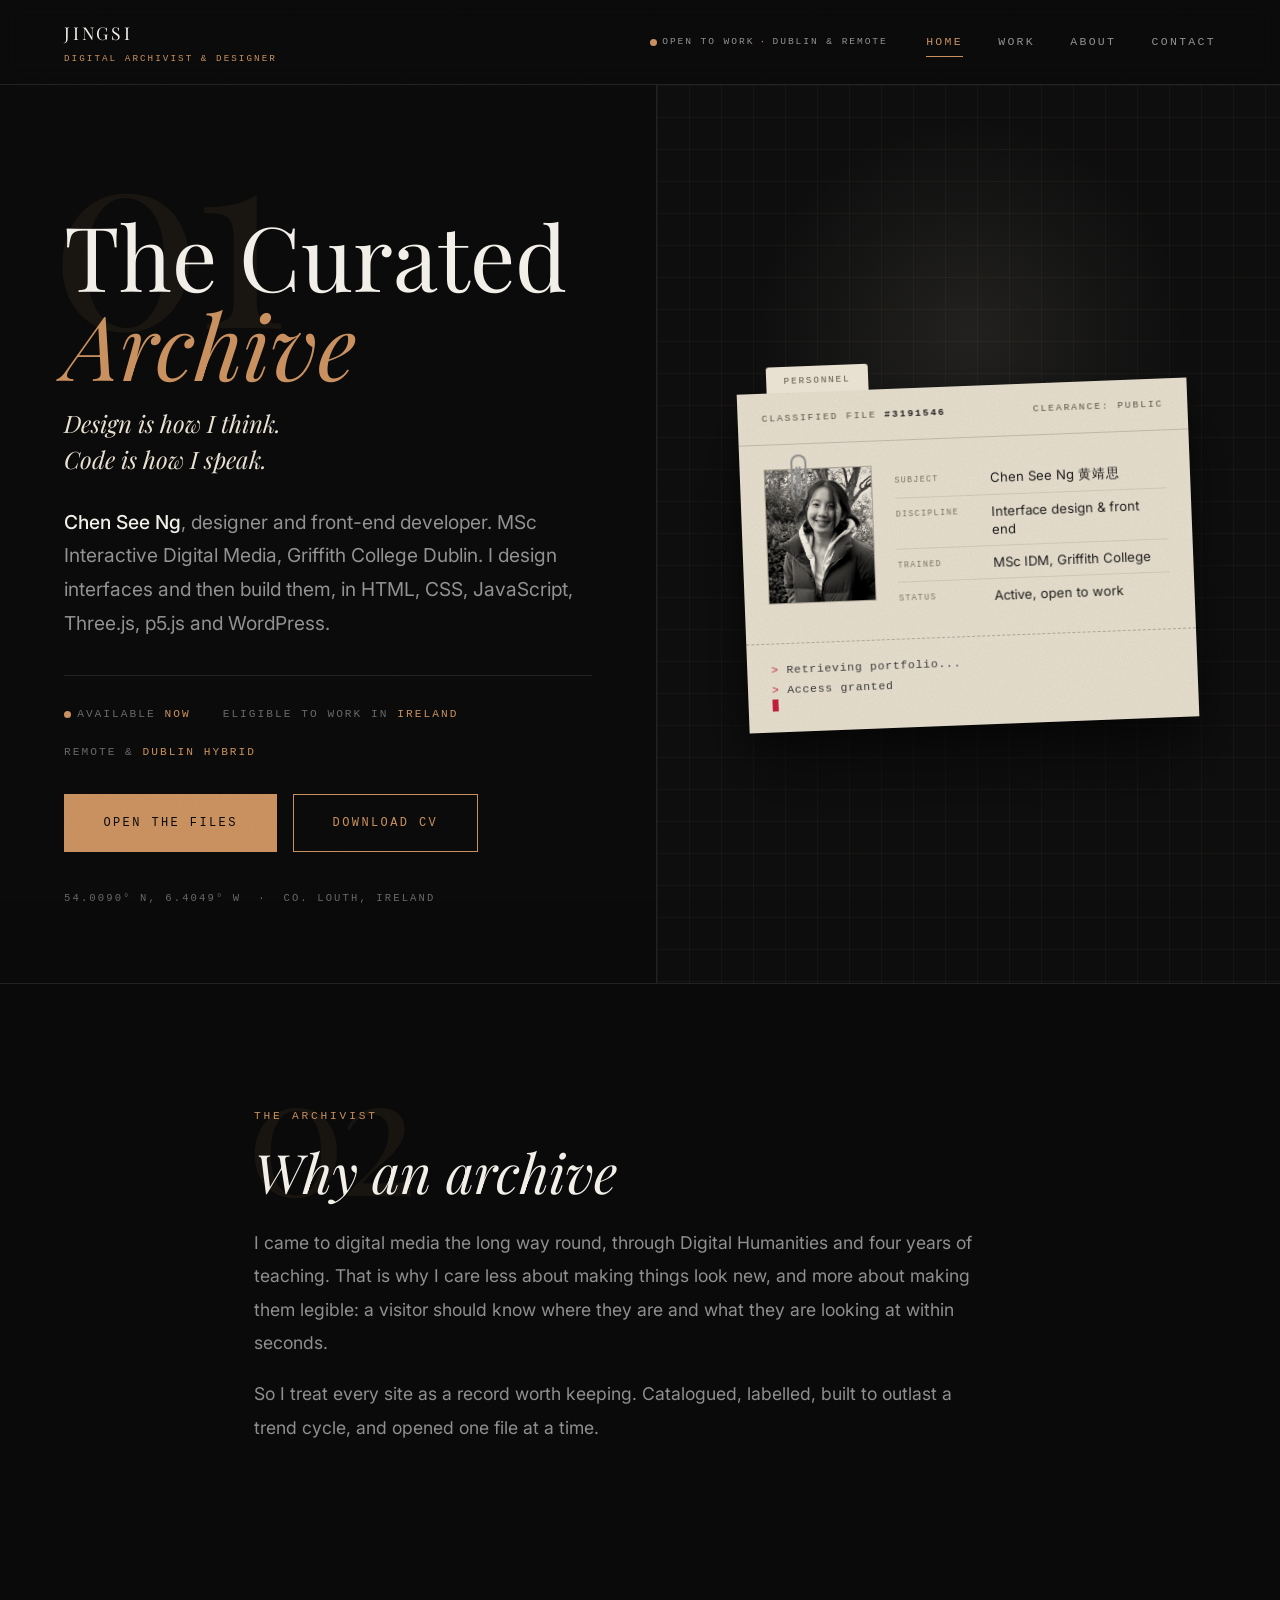
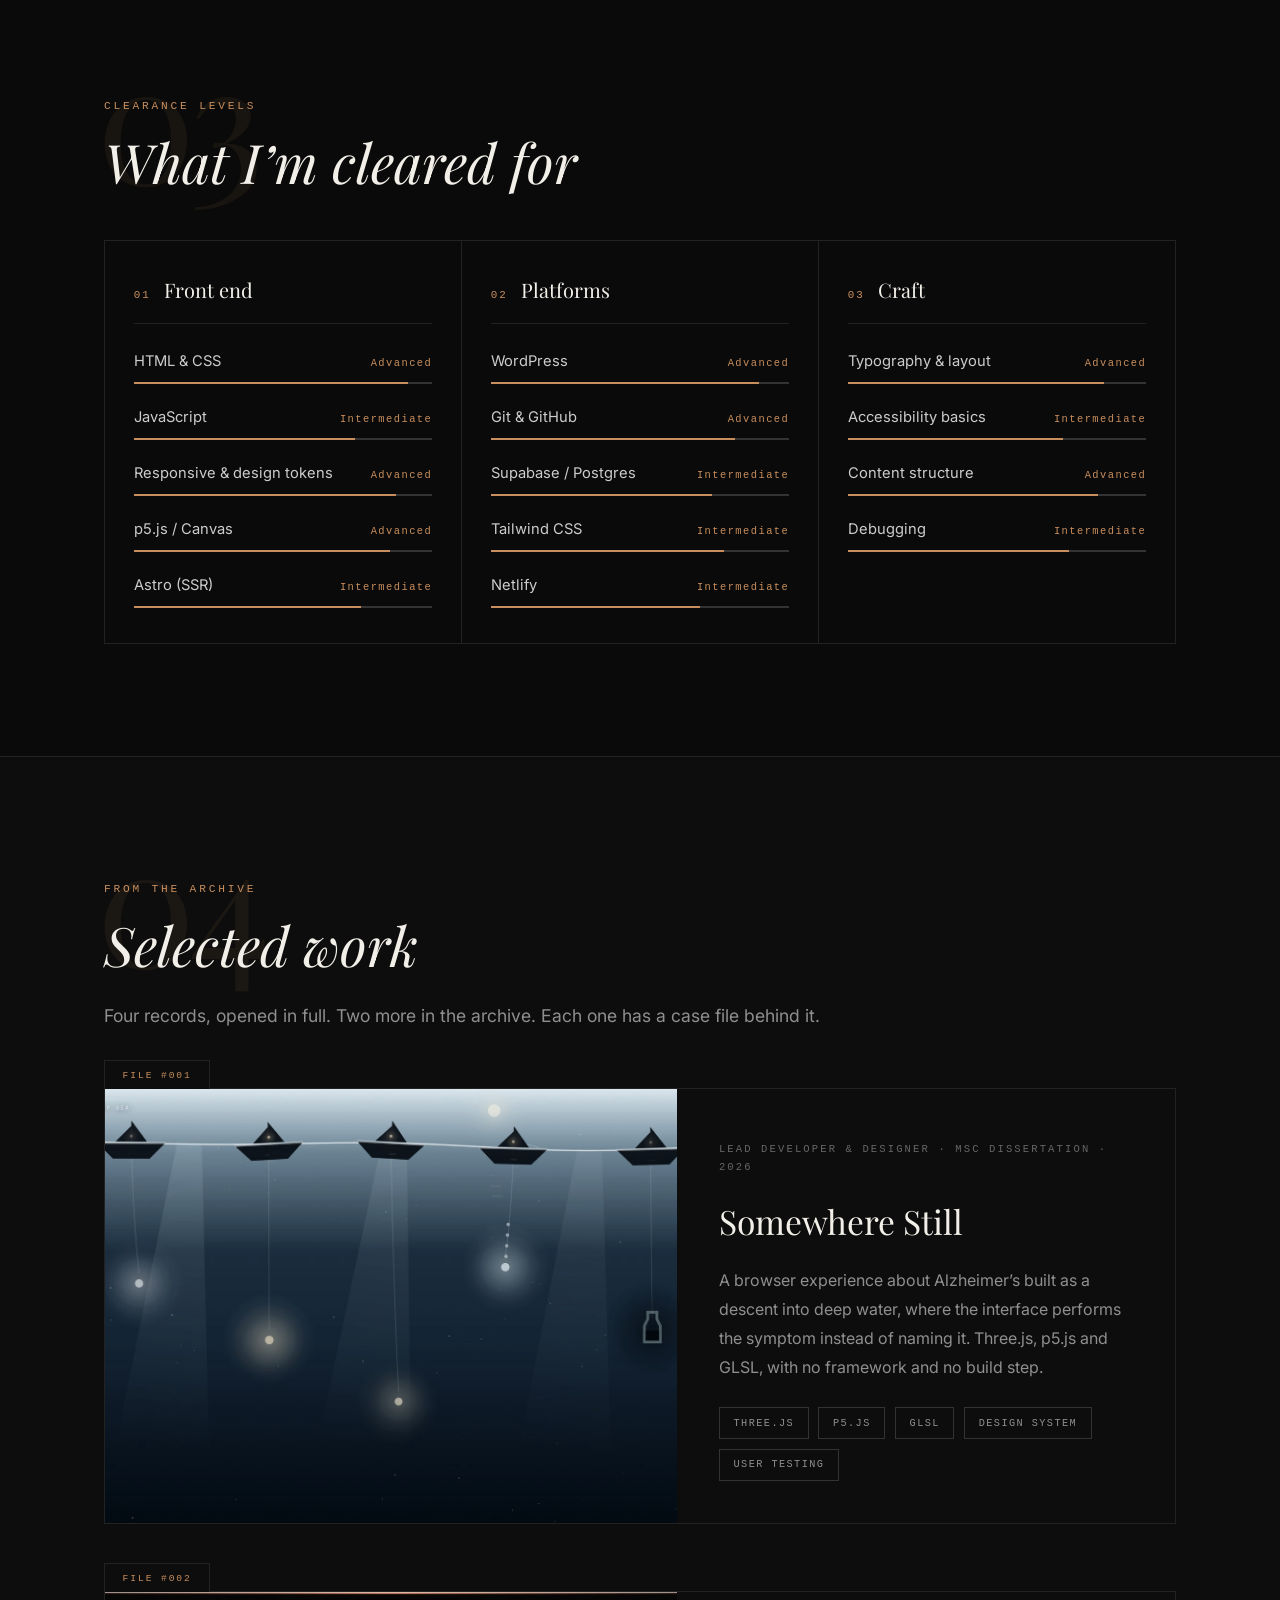
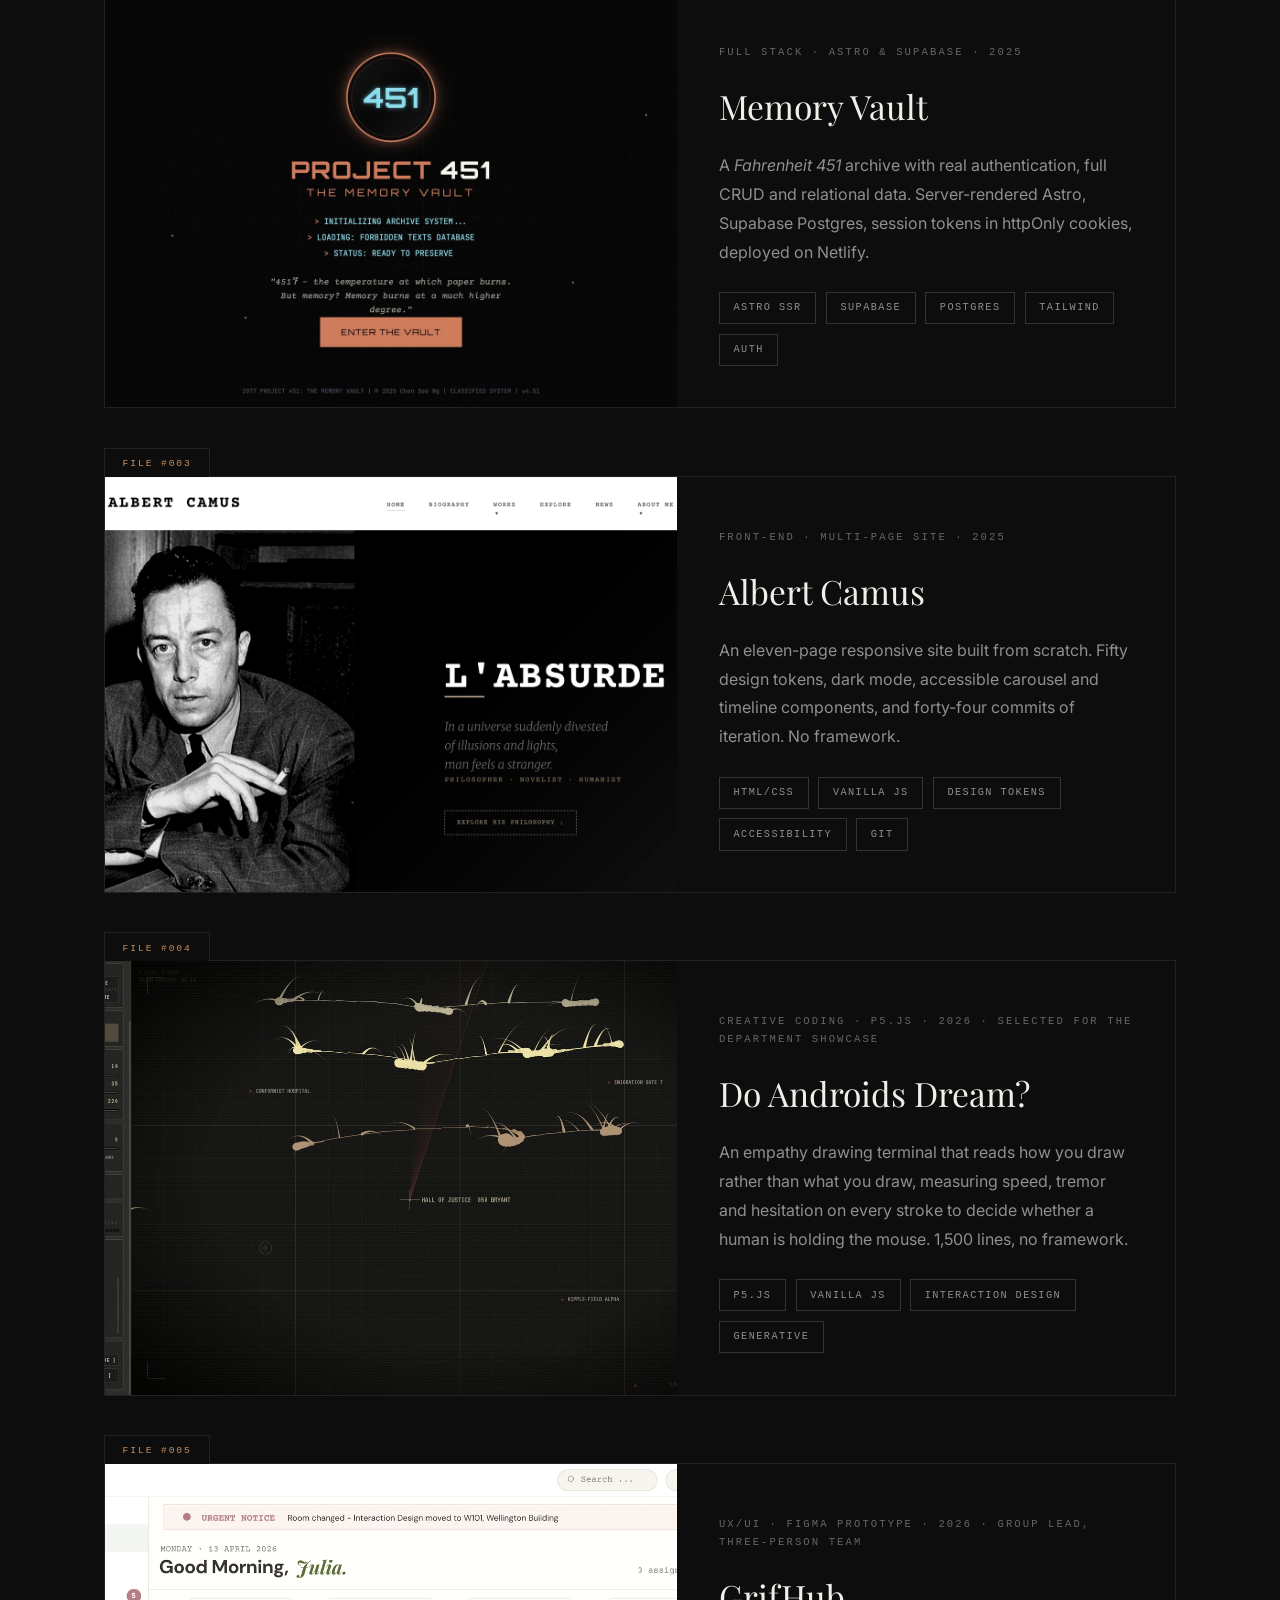
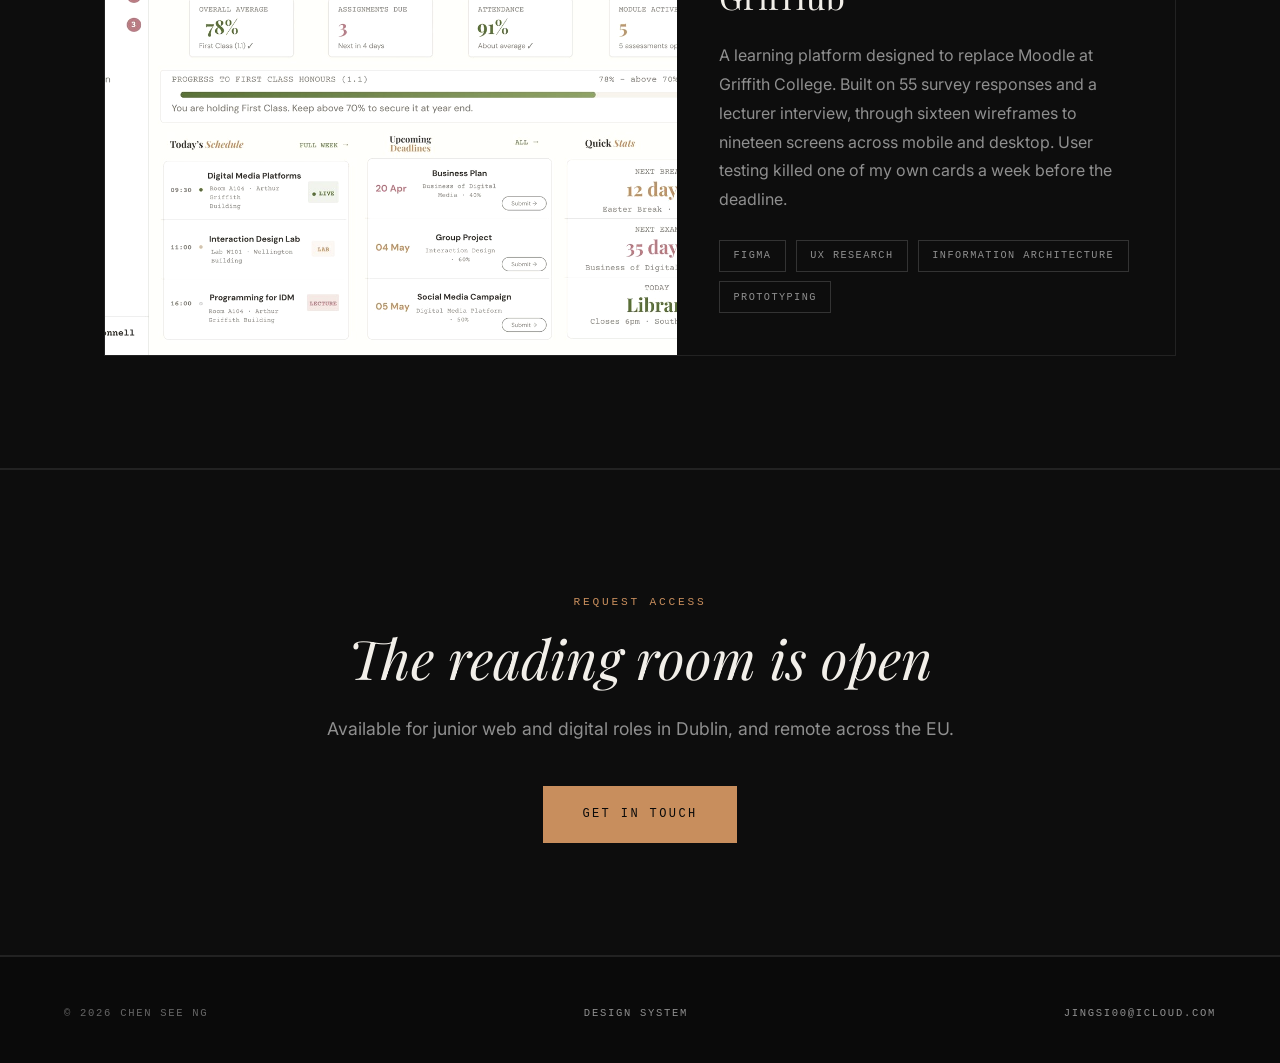
<file: index.html>
<!DOCTYPE html>
<html lang="en">
<head>
<meta charset="UTF-8">
<meta name="viewport" content="width=device-width, initial-scale=1">
<title>The Curated Archive | JingSI · Digital Archivist &amp; Designer</title>
<meta name="description" content="Portfolio of Chen See Ng (JingSI), Digital Archivist and Designer. MSc Interactive Digital Media, Dublin.">

<meta property="og:title" content="The Curated Archive | JingSI · Digital Archivist &amp; Designer">
<meta property="og:description" content="Portfolio of Chen See Ng (JingSI), Digital Archivist and Designer. MSc Interactive Digital Media, Dublin.">
<meta property="og:type" content="website">
<meta name="twitter:card" content="summary_large_image">

<link rel="icon" href="favicon.svg" type="image/svg+xml">
<link rel="preconnect" href="https://fonts.googleapis.com">
<link rel="preconnect" href="https://fonts.gstatic.com" crossorigin>
<link href="https://fonts.googleapis.com/css2?family=Playfair+Display:ital,wght@0,400;0,500;1,400;1,500&family=Inter:wght@400;500&display=swap" rel="stylesheet">

<link rel="stylesheet" href="style.css">
</head>
<body>

<div class="progress"></div>

<header class="site-header">
  <a class="brand" href="index.html">
    <span class="brand__name">JINGSI</span>
    <span class="brand__role">Digital Archivist &amp; Designer</span>
  </a>

  <span class="site-status"><span class="status-dot"></span>Open to work <b>&middot;</b> Dublin &amp; remote</span>

  <button class="nav-toggle" aria-expanded="false" aria-controls="nav">
    <span>Menu</span>
    <span class="nav-toggle__bars" aria-hidden="true"><i></i><i></i></span>
  </button>

  <nav class="nav" id="nav" aria-label="Main">
    <a href="index.html" aria-current="page">Home</a>
    <a href="work.html">Work</a>
    <a href="about.html">About</a>
    <a href="contact.html">Contact</a>
  </nav>
</header>

<main>

    <section class="room">

    <div class="room__left">
      <span class="ghost-no" aria-hidden="true">01</span>

      <h1 class="room__title">The Curated<br><em>Archive</em></h1>

      <p class="hero__creed">Design is how I think.<br>Code is how I speak.</p>

      <p class="hero__id">
        <b>Chen See Ng</b>, designer and front-end developer.
        MSc Interactive Digital Media, Griffith College Dublin.
        I design interfaces and then build them, in HTML, CSS, JavaScript,
        Three.js, p5.js and WordPress.
      </p>

      <div class="hero__meta">
        <span><span class="status-dot"></span>Available <b>now</b></span>
        <span>Eligible to work in <b>Ireland</b></span>
        <span>Remote &amp; <b>Dublin hybrid</b></span>
      </div>

      <div class="hero__actions">
        <a class="btn-primary" href="work.html">Open the files</a>
        <a class="btn-ghost" href="files/ChenSeeNg-CV.pdf" download>Download CV</a>
      </div>

      <p class="room__coords">54.0090&deg; N, 6.4049&deg; W &nbsp;&middot;&nbsp; Co. Louth, Ireland</p>
    </div>

    <div class="room__right">
      <article class="file" aria-label="Classified file 3191546">
        <span class="file__tab">Personnel</span>

        <div class="file__head">
          <span>Classified File <b>#3191546</b></span>
          <span>Clearance: Public</span>
        </div>

        <div class="file__body">
          <div class="file__photo">
            <i class="file__clip" aria-hidden="true"></i>
            <span>Photograph<br>on file</span>
            <img src="images/me.jpg" alt="Chen See Ng" onerror="this.remove()">
          </div>

          <dl class="file__fields">
            <div><dt>Subject</dt><dd>Chen See Ng <span class="cjk">黄靖思</span></dd></div>
            <div><dt>Discipline</dt><dd>Interface design &amp; front end</dd></div>
            <div><dt>Trained</dt><dd>MSc IDM, Griffith College</dd></div>
            <div><dt>Status</dt><dd>Active, open to work</dd></div>
          </dl>
        </div>

                <div class="hero__boot file__log" aria-hidden="true"></div>

        <span class="stamp" aria-hidden="true">CLASSIFIED</span>
      </article>
    </div>

  </section>

    <section class="section">
    <div class="container container--narrow numbered">
      <span class="ghost-no" aria-hidden="true">02</span>
      <p class="section-label">The Archivist</p>
      <h2 class="section-title">Why an archive</h2>
      <p class="lead">
        I came to digital media the long way round, through Digital Humanities
        and four years of teaching. That is why I care less about making things
        look new, and more about making them legible: a visitor should know where
        they are and what they are looking at within seconds.
      </p>
      <p class="lead">
        So I treat every site as a record worth keeping. Catalogued, labelled,
        built to outlast a trend cycle, and opened one file at a time.
      </p>
    </div>
  </section>

    <section class="section">
    <div class="container numbered">
      <span class="ghost-no" aria-hidden="true">03</span>
      <p class="section-label">Clearance Levels</p>
      <h2 class="section-title">What I&rsquo;m cleared for</h2>

      <div class="clearance">

        <div class="clearance__col">
          <h3><span>01</span> Front end</h3>

          <div class="skill">
            <div class="skill__row">
              <span class="skill__name">HTML &amp; CSS</span>
              <span class="skill__lvl">Advanced</span>
            </div>
            <div class="skill__track"><div class="skill__fill" data-level="92"></div></div>
          </div>

          <div class="skill">
            <div class="skill__row">
              <span class="skill__name">JavaScript</span>
              <span class="skill__lvl">Intermediate</span>
            </div>
            <div class="skill__track"><div class="skill__fill" data-level="74"></div></div>
          </div>

          <div class="skill">
            <div class="skill__row">
              <span class="skill__name">Responsive &amp; design tokens</span>
              <span class="skill__lvl">Advanced</span>
            </div>
            <div class="skill__track"><div class="skill__fill" data-level="88"></div></div>
          </div>

          <div class="skill">
            <div class="skill__row">
              <span class="skill__name">p5.js / Canvas</span>
              <span class="skill__lvl">Advanced</span>
            </div>
            <div class="skill__track"><div class="skill__fill" data-level="86"></div></div>
          </div>

          <div class="skill">
            <div class="skill__row">
              <span class="skill__name">Astro (SSR)</span>
              <span class="skill__lvl">Intermediate</span>
            </div>
            <div class="skill__track"><div class="skill__fill" data-level="76"></div></div>
          </div>
        </div>

        <div class="clearance__col">
          <h3><span>02</span> Platforms</h3>

          <div class="skill">
            <div class="skill__row">
              <span class="skill__name">WordPress</span>
              <span class="skill__lvl">Advanced</span>
            </div>
            <div class="skill__track"><div class="skill__fill" data-level="90"></div></div>
          </div>

          <div class="skill">
            <div class="skill__row">
              <span class="skill__name">Git &amp; GitHub</span>
              <span class="skill__lvl">Advanced</span>
            </div>
            <div class="skill__track"><div class="skill__fill" data-level="82"></div></div>
          </div>

          <div class="skill">
            <div class="skill__row">
              <span class="skill__name">Supabase / Postgres</span>
              <span class="skill__lvl">Intermediate</span>
            </div>
            <div class="skill__track"><div class="skill__fill" data-level="74"></div></div>
          </div>

          <div class="skill">
            <div class="skill__row">
              <span class="skill__name">Tailwind CSS</span>
              <span class="skill__lvl">Intermediate</span>
            </div>
            <div class="skill__track"><div class="skill__fill" data-level="78"></div></div>
          </div>

          <div class="skill">
            <div class="skill__row">
              <span class="skill__name">Netlify</span>
              <span class="skill__lvl">Intermediate</span>
            </div>
            <div class="skill__track"><div class="skill__fill" data-level="70"></div></div>
          </div>
        </div>

        <div class="clearance__col">
          <h3><span>03</span> Craft</h3>

          <div class="skill">
            <div class="skill__row">
              <span class="skill__name">Typography &amp; layout</span>
              <span class="skill__lvl">Advanced</span>
            </div>
            <div class="skill__track"><div class="skill__fill" data-level="86"></div></div>
          </div>

          <div class="skill">
            <div class="skill__row">
              <span class="skill__name">Accessibility basics</span>
              <span class="skill__lvl">Intermediate</span>
            </div>
            <div class="skill__track"><div class="skill__fill" data-level="72"></div></div>
          </div>

          <div class="skill">
            <div class="skill__row">
              <span class="skill__name">Content structure</span>
              <span class="skill__lvl">Advanced</span>
            </div>
            <div class="skill__track"><div class="skill__fill" data-level="84"></div></div>
          </div>

          <div class="skill">
            <div class="skill__row">
              <span class="skill__name">Debugging</span>
              <span class="skill__lvl">Intermediate</span>
            </div>
            <div class="skill__track"><div class="skill__fill" data-level="74"></div></div>
          </div>
        </div>

      </div>
    </div>
  </section>

    <section class="section section--alt">
    <div class="container numbered">
      <span class="ghost-no" aria-hidden="true">04</span>
      <p class="section-label">From the Archive</p>
      <h2 class="section-title">Selected work</h2>
      <p class="lead">Four records, opened in full. Two more in the archive. Each one has a case file behind it.</p>

      <div class="works">

        <a class="work-card" data-file="File #001" href="project-still.html">
          <div class="work-card__media">
            <span class="work-card__stamp">File #001</span>
            <img src="images/project-still.jpg" alt="Somewhere Still ocean descent">
            <div class="work-card__veil"><span>Open File</span></div>
          </div>
          <div class="work-card__body">
            <p class="work-card__cat">Lead developer &amp; designer · MSc dissertation · 2026</p>
            <h3 class="work-card__title">Somewhere Still</h3>
            <p class="work-card__desc">
              A browser experience about Alzheimer&rsquo;s built as a descent into deep
              water, where the interface performs the symptom instead of naming it.
              Three.js, p5.js and GLSL, with no framework and no build step.
            </p>
            <div class="tags">
              <span class="tag">Three.js</span>
              <span class="tag">p5.js</span>
              <span class="tag">GLSL</span>
              <span class="tag">Design system</span>
              <span class="tag">User testing</span>
            </div>
          </div>
        </a>

        <a class="work-card" data-file="File #002" href="project-vault.html">
          <div class="work-card__media">
            <span class="work-card__stamp">File #002</span>
            <img src="images/project-vault.jpg" alt="Memory Vault library page">
            <div class="work-card__veil"><span>Open File</span></div>
          </div>
          <div class="work-card__body">
            <p class="work-card__cat">Full stack · Astro &amp; Supabase · 2025</p>
            <h3 class="work-card__title">Memory Vault</h3>
            <p class="work-card__desc">
              A <em>Fahrenheit 451</em> archive with real authentication, full CRUD and
              relational data. Server-rendered Astro, Supabase Postgres, session tokens
              in httpOnly cookies, deployed on Netlify.
            </p>
            <div class="tags">
              <span class="tag">Astro SSR</span>
              <span class="tag">Supabase</span>
              <span class="tag">Postgres</span>
              <span class="tag">Tailwind</span>
              <span class="tag">Auth</span>
            </div>
          </div>
        </a>

        <a class="work-card" data-file="File #003" href="project-camus.html">
          <div class="work-card__media">
            <span class="work-card__stamp">File #003</span>
            <img src="images/project-camus.jpg" alt="Albert Camus site entry page">
            <div class="work-card__veil"><span>Open File</span></div>
          </div>
          <div class="work-card__body">
            <p class="work-card__cat">Front-end · Multi-page site · 2025</p>
            <h3 class="work-card__title">Albert Camus</h3>
            <p class="work-card__desc">
              An eleven-page responsive site built from scratch. Fifty design tokens,
              dark mode, accessible carousel and timeline components, and forty-four
              commits of iteration. No framework.
            </p>
            <div class="tags">
              <span class="tag">HTML/CSS</span>
              <span class="tag">Vanilla JS</span>
              <span class="tag">Design tokens</span>
              <span class="tag">Accessibility</span>
              <span class="tag">Git</span>
            </div>
          </div>
        </a>

        <a class="work-card" data-file="File #004" href="project-androids.html">
          <div class="work-card__media">
            <span class="work-card__stamp">File #004</span>
            <img src="images/project-androids.jpg" alt="Do Androids Dream terminal interface">
            <div class="work-card__veil"><span>Open File</span></div>
          </div>
          <div class="work-card__body">
            <p class="work-card__cat">Creative coding · p5.js · 2026 · Selected for the department showcase</p>
            <h3 class="work-card__title">Do Androids Dream?</h3>
            <p class="work-card__desc">
              An empathy drawing terminal that reads how you draw rather than what you
              draw, measuring speed, tremor and hesitation on every stroke to decide
              whether a human is holding the mouse. 1,500 lines, no framework.
            </p>
            <div class="tags">
              <span class="tag">p5.js</span>
              <span class="tag">Vanilla JS</span>
              <span class="tag">Interaction design</span>
              <span class="tag">Generative</span>
            </div>
          </div>
        </a>
        <a class="work-card" data-file="File #005" href="project-grifhub.html">
          <div class="work-card__media">
            <span class="work-card__stamp">File #005</span>
            <img src="images/project-grifhub.jpg" alt="GrifHub desktop student dashboard">
            <div class="work-card__veil"><span>Open File</span></div>
          </div>
          <div class="work-card__body">
            <p class="work-card__cat">UX/UI &middot; Figma prototype &middot; 2026 &middot; Group lead, three-person team</p>
            <h3 class="work-card__title">GrifHub</h3>
            <p class="work-card__desc">
              A learning platform designed to replace Moodle at Griffith College. Built
              on 55 survey responses and a lecturer interview, through sixteen wireframes
              to nineteen screens across mobile and desktop. User testing killed one of
              my own cards a week before the deadline.
            </p>
            <div class="tags">
              <span class="tag">Figma</span>
              <span class="tag">UX research</span>
              <span class="tag">Information architecture</span>
              <span class="tag">Prototyping</span>
            </div>
          </div>
        </a>
      </div>
    </div>
  </section>

    <section class="section section--alt">
    <div class="container container--narrow cta-block" style="text-align:center;">
      <p class="section-label">Request Access</p>
      <h2 class="section-title">The reading room is open</h2>
      <p class="lead" style="margin:0 auto 2.5rem;">
        Available for junior web and digital roles in Dublin, and remote across the EU.
      </p>
      <a class="btn-primary" href="contact.html">Get in touch</a>
    </div>
  </section>

</main>

<footer class="site-footer">
  <div class="site-footer__inner">
    <span>© 2026 Chen See Ng</span>
    <span><a href="design-system.html">Design system</a></span>
    <span><a href="contact.html">jingsi00@icloud.com</a></span>
  </div>
</footer>

<script src="main.js"></script>
</body>
</html>
</file>
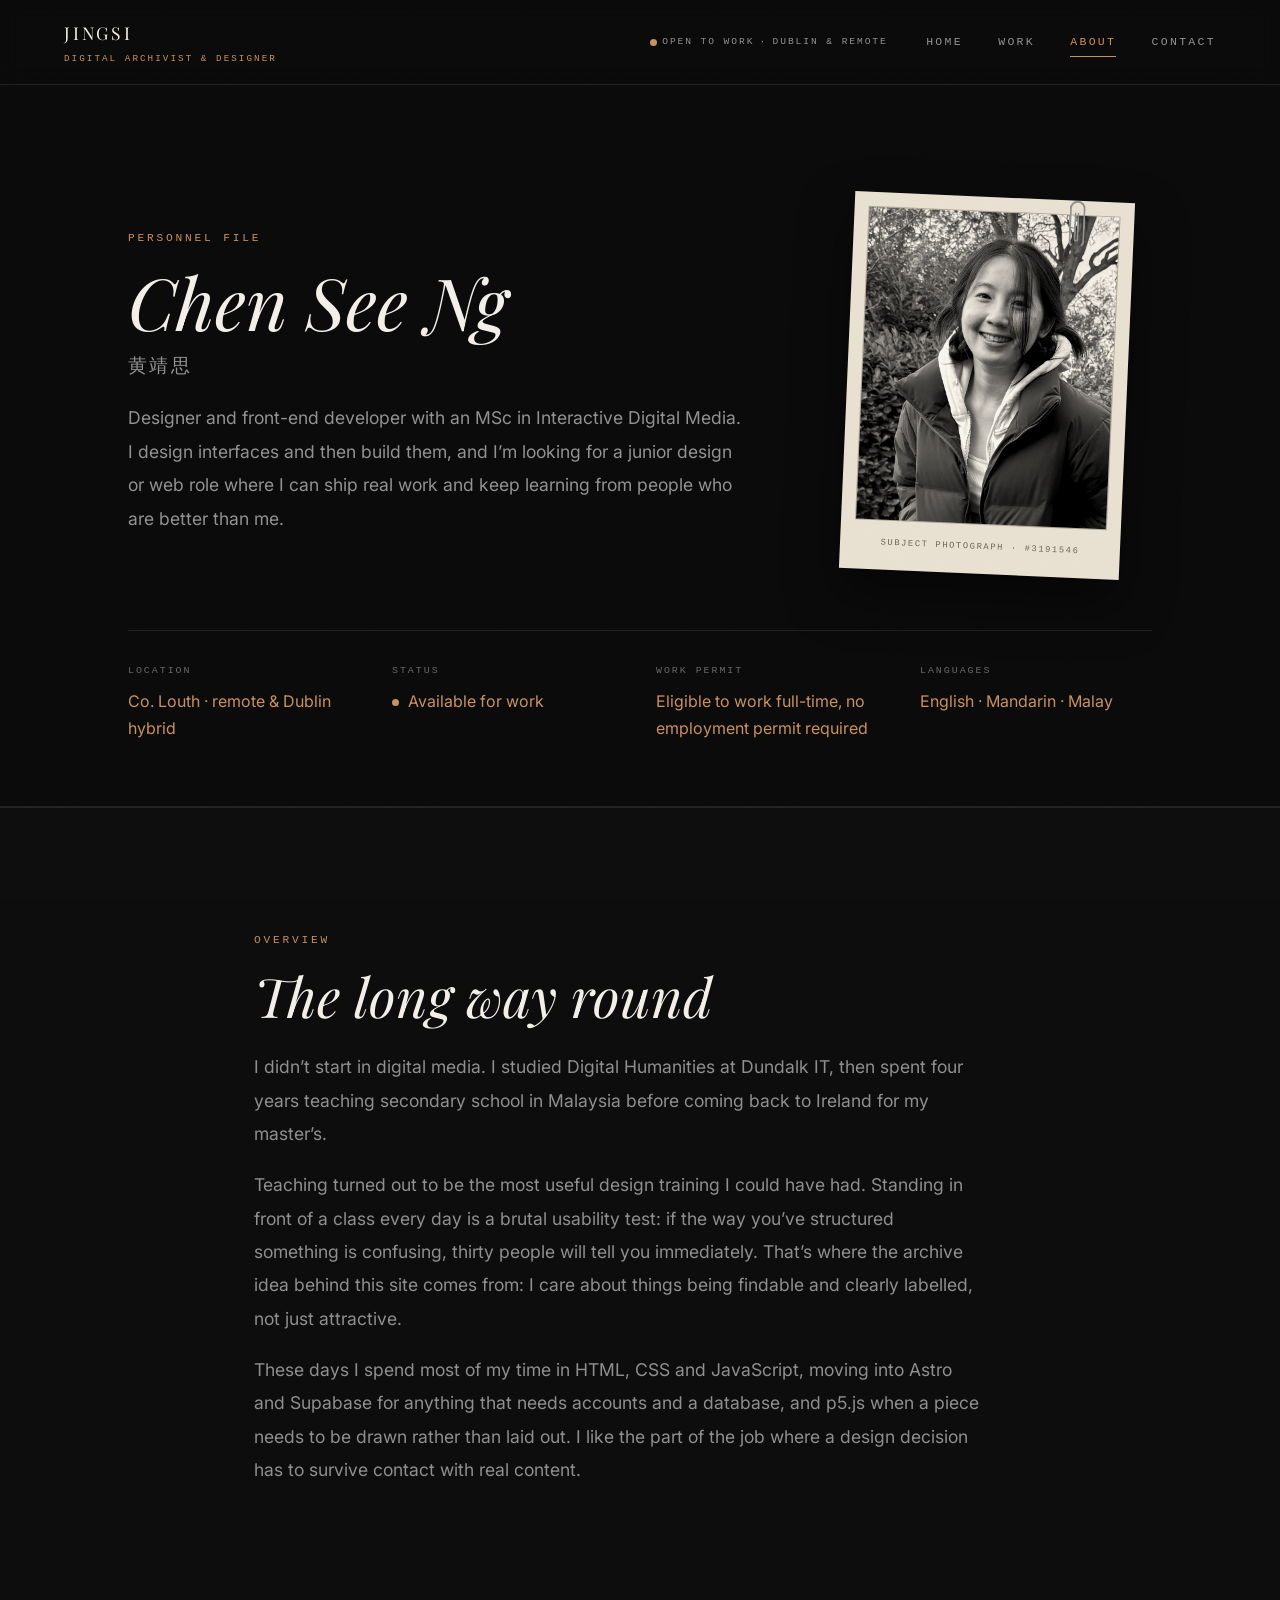
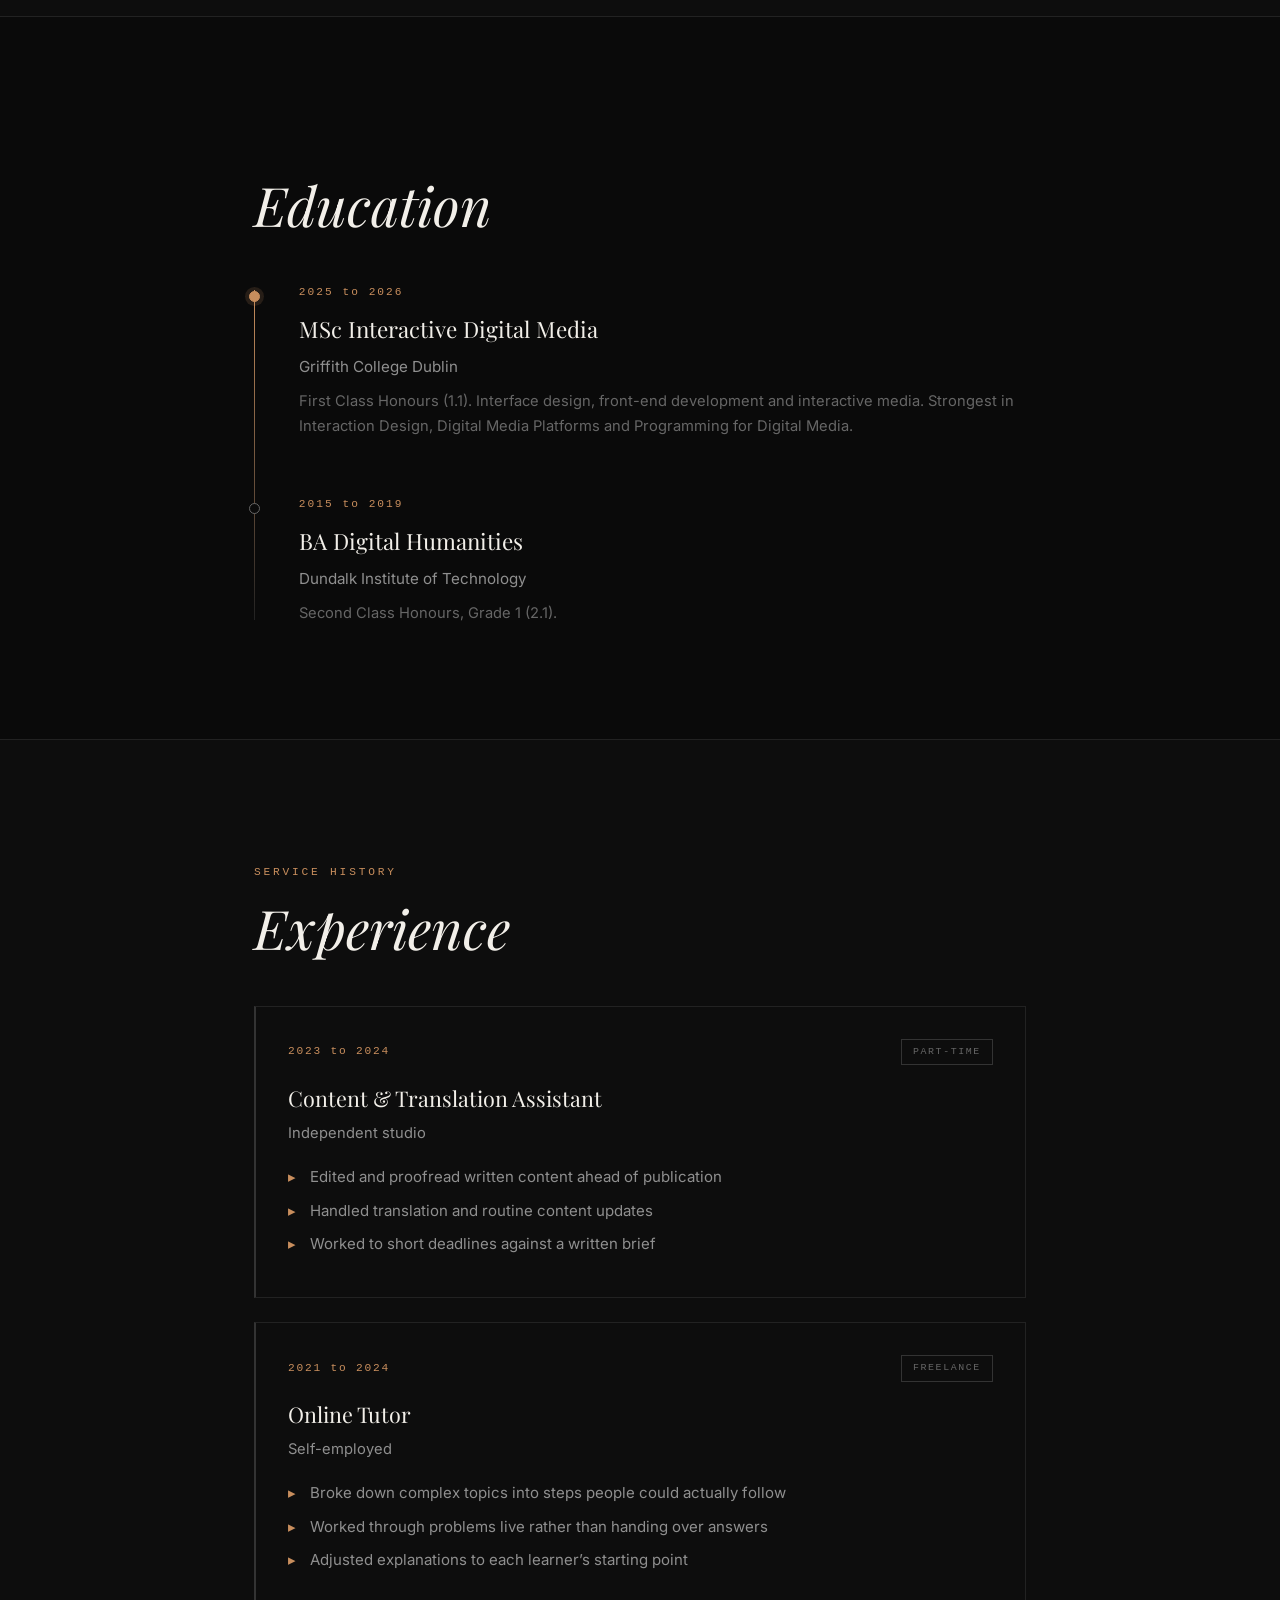
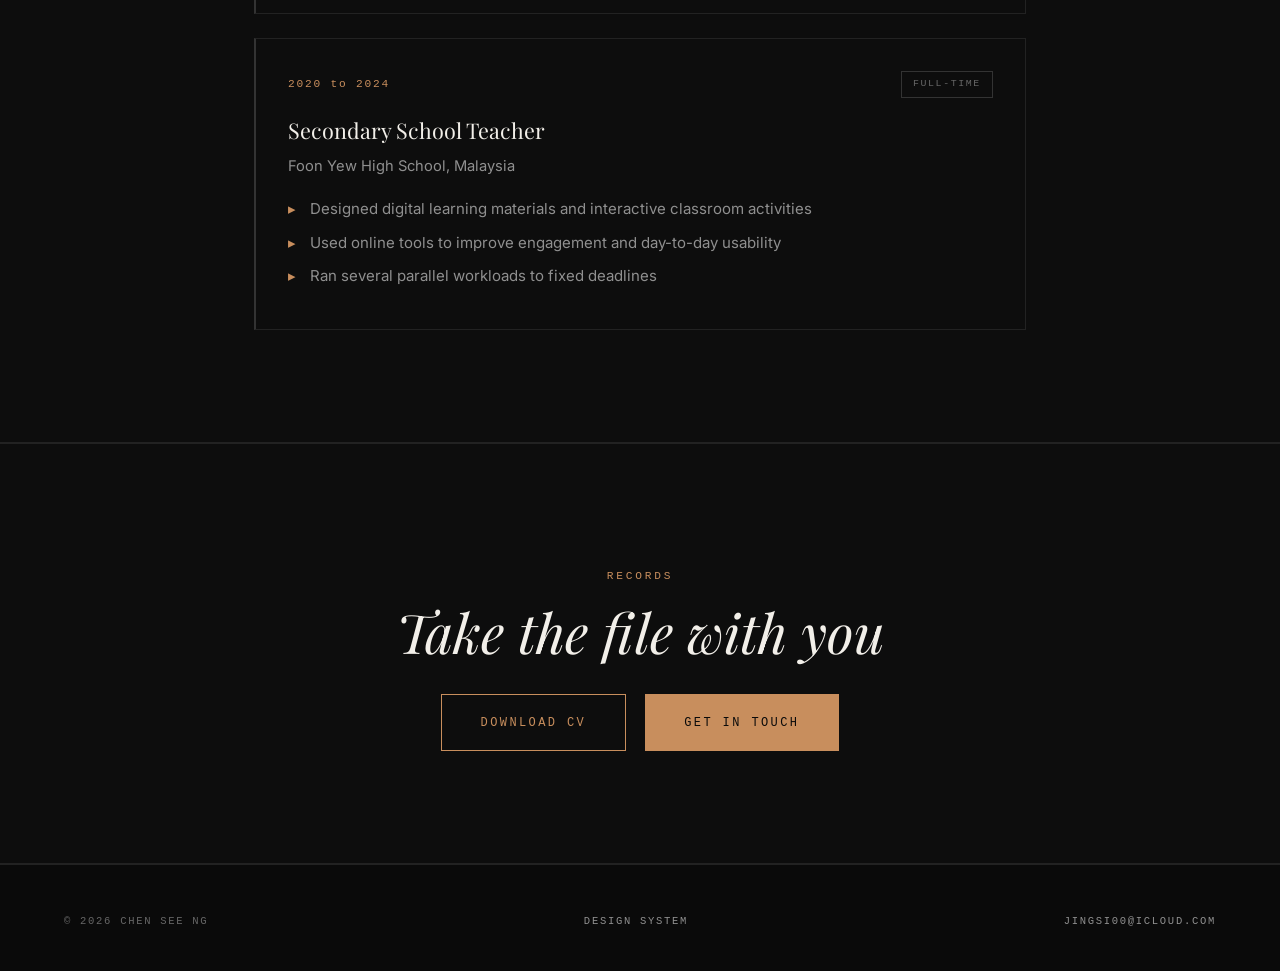
<file: about.html>
<!DOCTYPE html>
<html lang="en">
<head>
<meta charset="UTF-8">
<meta name="viewport" content="width=device-width, initial-scale=1">
<title>About | The Curated Archive</title>
<meta name="description" content="Chen See Ng: MSc Interactive Digital Media, Griffith College Dublin. Background, education, and experience.">

<meta property="og:title" content="About | The Curated Archive">
<meta property="og:description" content="Chen See Ng: MSc Interactive Digital Media, Griffith College Dublin. Background, education, and experience.">
<meta property="og:type" content="website">
<meta name="twitter:card" content="summary_large_image">

<link rel="icon" href="favicon.svg" type="image/svg+xml">
<link rel="preconnect" href="https://fonts.googleapis.com">
<link rel="preconnect" href="https://fonts.gstatic.com" crossorigin>
<link href="https://fonts.googleapis.com/css2?family=Playfair+Display:ital,wght@0,400;0,500;1,400;1,500&family=Inter:wght@400;500&display=swap" rel="stylesheet">

<link rel="stylesheet" href="style.css">
</head>
<body>

<div class="progress"></div>

<header class="site-header">
  <a class="brand" href="index.html">
    <span class="brand__name">JINGSI</span>
    <span class="brand__role">Digital Archivist &amp; Designer</span>
  </a>

  <span class="site-status"><span class="status-dot"></span>Open to work <b>&middot;</b> Dublin &amp; remote</span>

  <button class="nav-toggle" aria-expanded="false" aria-controls="nav">
    <span>Menu</span>
    <span class="nav-toggle__bars" aria-hidden="true"><i></i><i></i></span>
  </button>
  <nav class="nav" id="nav" aria-label="Main">
    <a href="index.html">Home</a>
    <a href="work.html">Work</a>
    <a href="about.html" aria-current="page">About</a>
    <a href="contact.html">Contact</a>
  </nav>
</header>

<main>

    <section class="case-hero">
    <div class="container">
     <div class="about-hero">
      <div>
      <p class="section-label">Personnel File</p>
      <h1 class="case-hero__title">Chen See Ng</h1>
      <p class="cjk" style="font-size:1.2rem; color:var(--muted); margin:-.6rem 0 1.2rem; letter-spacing:.12em;">黄靖思</p>
      <p class="lead">
        Designer and front-end developer with an MSc in Interactive Digital Media.
        I design interfaces and then build them, and I&rsquo;m looking for a junior
        design or web role where I can ship real work and keep learning from people
        who are better than me.
      </p>
      </div>

      <figure class="print">
        <div class="file__photo">
          <i class="file__clip" aria-hidden="true"></i>
          <span>Photograph<br>on file</span>
          <img src="images/me.jpg" alt="Portrait of Chen See Ng" onerror="this.remove()">
        </div>
        <figcaption>Subject photograph &middot; #3191546</figcaption>
      </figure>
     </div>

      <div class="meta-grid">
        <div class="meta-item">
          <span class="meta-item__label">Location</span>
          <span class="meta-item__value">Co. Louth &middot; remote &amp; Dublin hybrid</span>
        </div>
        <div class="meta-item">
          <span class="meta-item__label">Status</span>
          <span class="meta-item__value"><span class="status-dot"></span>Available for work</span>
        </div>
        <div class="meta-item">
          <span class="meta-item__label">Work permit</span>
          <span class="meta-item__value">Eligible to work full-time, no employment permit required</span>
        </div>
        <div class="meta-item">
          <span class="meta-item__label">Languages</span>
          <span class="meta-item__value">English · Mandarin · Malay</span>
        </div>
      </div>
    </div>
  </section>

    <section class="section section--alt">
    <div class="container container--narrow">
      <p class="section-label">Overview</p>
      <h2 class="section-title">The long way round</h2>

      <p class="lead">
        I didn&rsquo;t start in digital media. I studied Digital Humanities at
        Dundalk IT, then spent four years teaching secondary school in Malaysia
        before coming back to Ireland for my master&rsquo;s.
      </p>
      <p class="lead">
        Teaching turned out to be the most useful design training I could have had.
        Standing in front of a class every day is a brutal usability test: if the
        way you&rsquo;ve structured something is confusing, thirty people will tell
        you immediately. That&rsquo;s where the archive idea behind this site comes
        from: I care about things being findable and clearly labelled, not just
        attractive.
      </p>
      <p class="lead">
        These days I spend most of my time in HTML, CSS and JavaScript, moving into
        Astro and Supabase for anything that needs accounts and a database, and p5.js
        when a piece needs to be drawn rather than laid out. I like the part of the job where
        a design decision has to survive contact with real content.
      </p>
    </div>
  </section>

    <section class="section">
    <div class="container container--narrow">
      <p class="section-label">Qualifications</p>
      <h2 class="section-title">Education</h2>

      <div class="timeline">
        <div class="tl-item tl-item--current">
          <p class="tl-item__year">2025 to 2026</p>
          <h3 class="tl-item__title">MSc Interactive Digital Media</h3>
          <p class="tl-item__org">Griffith College Dublin</p>
          <p class="tl-item__desc">
            First Class Honours (1.1). Interface design, front-end development
            and interactive media. Strongest in Interaction Design, Digital Media
            Platforms and Programming for Digital Media.
          </p>
        </div>

        <div class="tl-item">
          <p class="tl-item__year">2015 to 2019</p>
          <h3 class="tl-item__title">BA Digital Humanities</h3>
          <p class="tl-item__org">Dundalk Institute of Technology</p>
          <p class="tl-item__desc">Second Class Honours, Grade 1 (2.1).</p>
        </div>
      </div>
    </div>
  </section>

    <section class="section section--alt">
    <div class="container container--narrow">
      <p class="section-label">Service History</p>
      <h2 class="section-title">Experience</h2>

      <div class="exp-grid">

        <div class="exp-card">
          <div class="exp-card__head">
            <span class="exp-card__period">2023 to 2024</span>
            <span class="exp-card__type">Part-time</span>
          </div>
          <h3 class="exp-card__title">Content &amp; Translation Assistant</h3>
          <p class="exp-card__org">Independent studio</p>
          <ul>
            <li>Edited and proofread written content ahead of publication</li>
            <li>Handled translation and routine content updates</li>
            <li>Worked to short deadlines against a written brief</li>
          </ul>
        </div>

        <div class="exp-card">
          <div class="exp-card__head">
            <span class="exp-card__period">2021 to 2024</span>
            <span class="exp-card__type">Freelance</span>
          </div>
          <h3 class="exp-card__title">Online Tutor</h3>
          <p class="exp-card__org">Self-employed</p>
          <ul>
            <li>Broke down complex topics into steps people could actually follow</li>
            <li>Worked through problems live rather than handing over answers</li>
            <li>Adjusted explanations to each learner&rsquo;s starting point</li>
          </ul>
        </div>

        <div class="exp-card">
          <div class="exp-card__head">
            <span class="exp-card__period">2020 to 2024</span>
            <span class="exp-card__type">Full-time</span>
          </div>
          <h3 class="exp-card__title">Secondary School Teacher</h3>
          <p class="exp-card__org">Foon Yew High School, Malaysia</p>
          <ul>
            <li>Designed digital learning materials and interactive classroom activities</li>
            <li>Used online tools to improve engagement and day-to-day usability</li>
            <li>Ran several parallel workloads to fixed deadlines</li>
          </ul>
        </div>

      </div>
    </div>
  </section>

  <section class="section section--alt">
    <div class="container container--narrow cta-block" style="text-align:center;">
      <p class="section-label">Records</p>
      <h2 class="section-title">Take the file with you</h2>
      <div style="display:flex; gap:1.2rem; justify-content:center; flex-wrap:wrap; margin-top:2rem;">
        <a class="btn-ghost" href="files/ChenSeeNg-CV.pdf" download>Download CV</a>
        <a class="btn-primary" href="contact.html">Get in touch</a>
      </div>
    </div>
  </section>

</main>

<footer class="site-footer">
  <div class="site-footer__inner">
    <span>© 2026 Chen See Ng</span>
    <span><a href="design-system.html">Design system</a></span>
    <span><a href="contact.html">jingsi00@icloud.com</a></span>
  </div>
</footer>

<script src="main.js"></script>
</body>
</html>
</file>
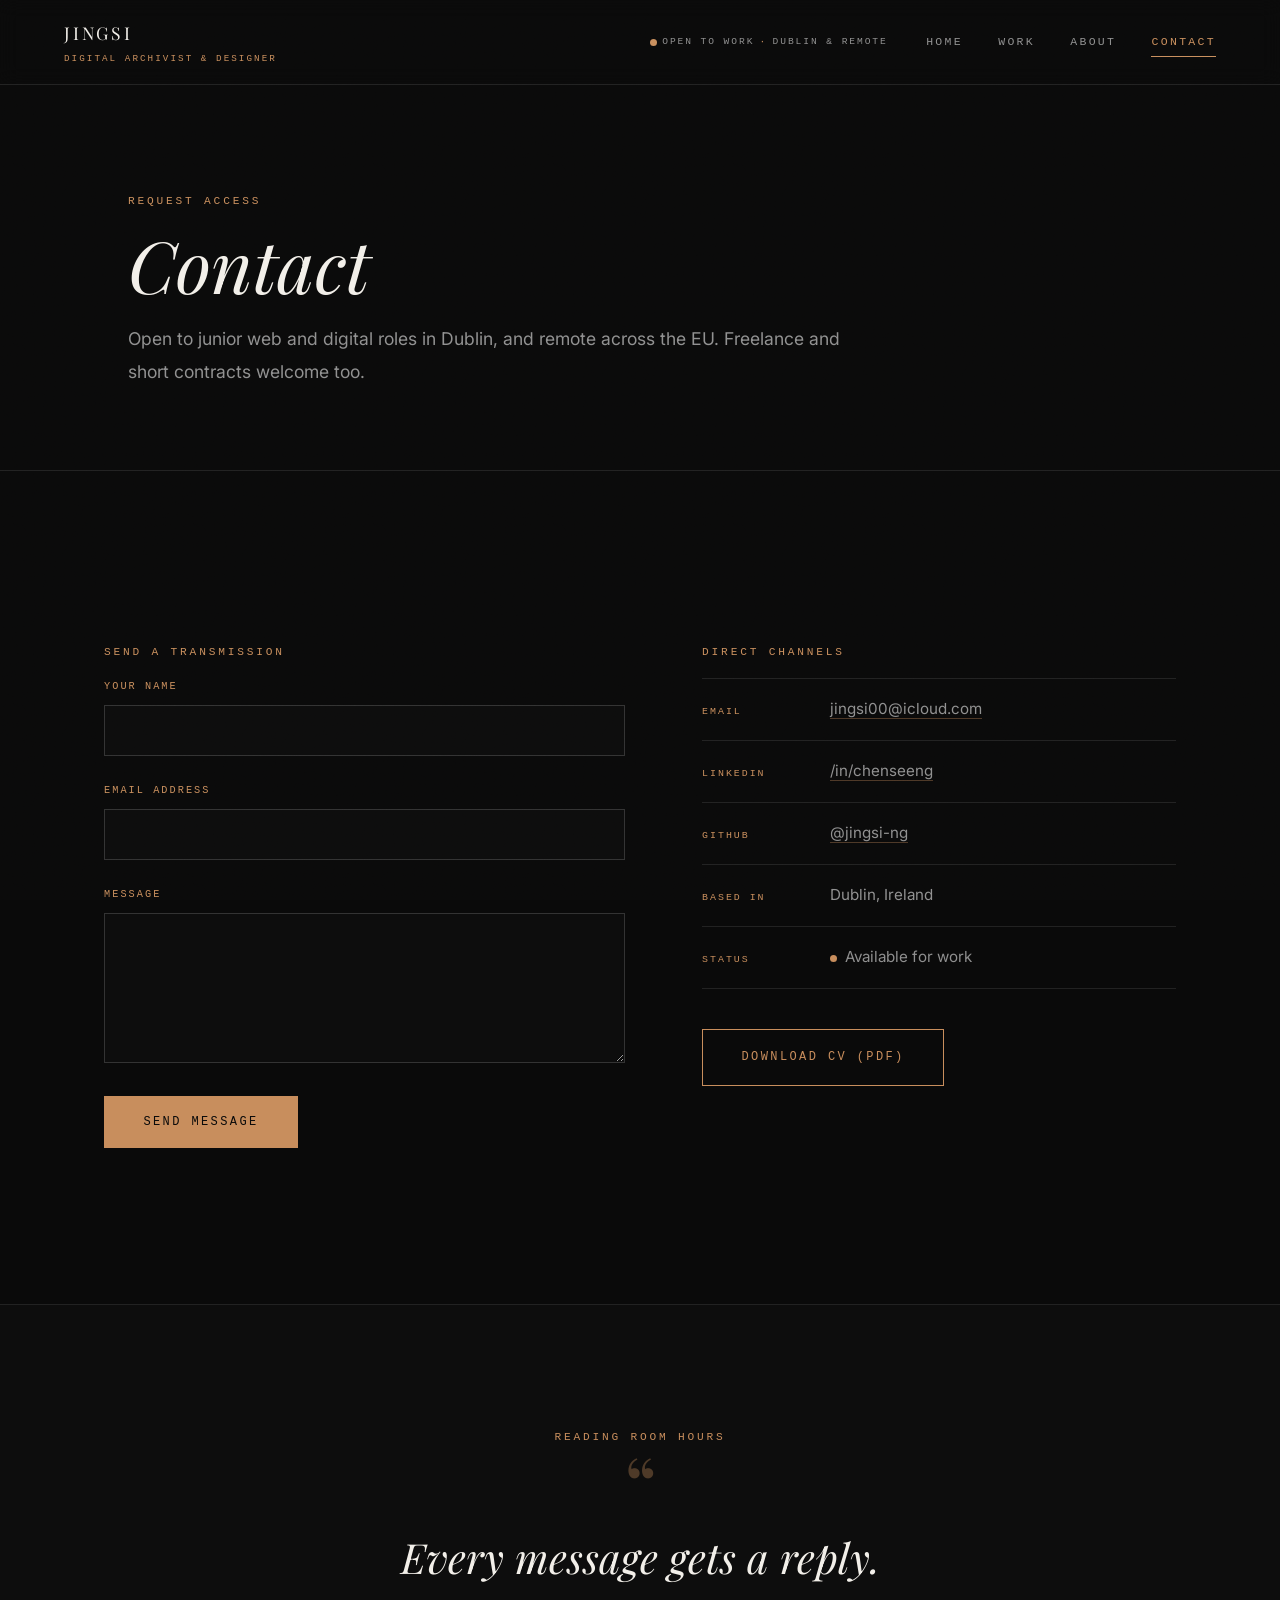
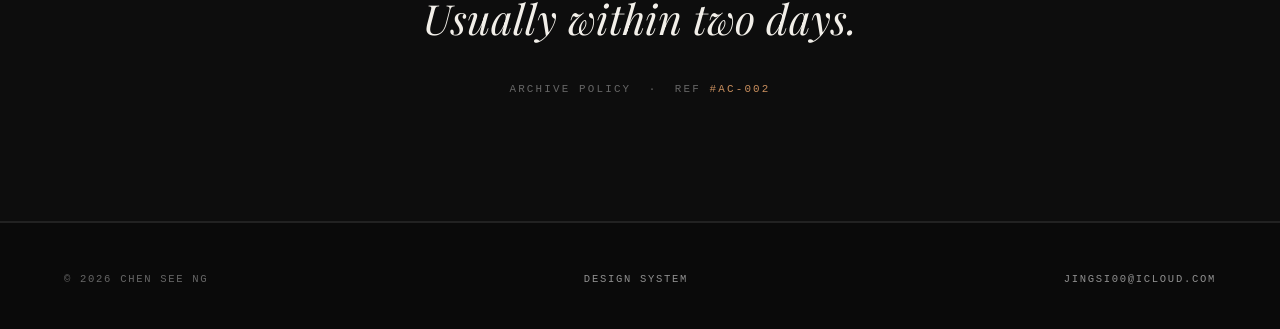
<file: contact.html>
<!DOCTYPE html>
<html lang="en">
<head>
<meta charset="UTF-8">
<meta name="viewport" content="width=device-width, initial-scale=1">
<title>Contact | The Curated Archive</title>
<meta name="description" content="Get in touch with Chen See Ng, available for junior web and digital roles in Dublin and remote across the EU.">

<meta property="og:title" content="Contact | The Curated Archive">
<meta property="og:description" content="Get in touch with Chen See Ng, available for junior web and digital roles in Dublin and remote across the EU.">
<meta property="og:type" content="website">
<meta name="twitter:card" content="summary_large_image">

<link rel="icon" href="favicon.svg" type="image/svg+xml">
<link rel="preconnect" href="https://fonts.googleapis.com">
<link rel="preconnect" href="https://fonts.gstatic.com" crossorigin>
<link href="https://fonts.googleapis.com/css2?family=Playfair+Display:ital,wght@0,400;0,500;1,400;1,500&family=Inter:wght@400;500&display=swap" rel="stylesheet">

<link rel="stylesheet" href="style.css">
</head>
<body>

<div class="progress"></div>

<header class="site-header">
  <a class="brand" href="index.html">
    <span class="brand__name">JINGSI</span>
    <span class="brand__role">Digital Archivist &amp; Designer</span>
  </a>

  <span class="site-status"><span class="status-dot"></span>Open to work <b>&middot;</b> Dublin &amp; remote</span>

  <button class="nav-toggle" aria-expanded="false" aria-controls="nav">
    <span>Menu</span>
    <span class="nav-toggle__bars" aria-hidden="true"><i></i><i></i></span>
  </button>
  <nav class="nav" id="nav" aria-label="Main">
    <a href="index.html">Home</a>
    <a href="work.html">Work</a>
    <a href="about.html">About</a>
    <a href="contact.html" aria-current="page">Contact</a>
  </nav>
</header>

<main>

  <section class="case-hero">
    <div class="container">
      <p class="section-label">Request Access</p>
      <h1 class="case-hero__title">Contact</h1>
      <p class="lead">
        Open to junior web and digital roles in Dublin, and remote across the EU.
        Freelance and short contracts welcome too.
      </p>
    </div>
  </section>

  <section class="section">
    <div class="container">
      <div class="contact-grid">

                <div>
          <p class="section-label">Send a Transmission</p>

                    <form id="contact-form" novalidate>
            <div class="field">
              <label for="name">Your name</label>
              <input type="text" id="name" name="name" autocomplete="name">
            </div>

            <div class="field">
              <label for="email">Email address</label>
              <input type="email" id="email" name="email" autocomplete="email">
            </div>

            <div class="field">
              <label for="message">Message</label>
              <textarea id="message" name="message"></textarea>
            </div>

            <button type="submit" class="btn-primary">Send message</button>
            <p class="form-note" role="status" aria-live="polite"></p>
          </form>
        </div>

                <div>
          <p class="section-label">Direct Channels</p>

          <ul class="contact-list">
            <li>
              <span class="k">Email</span>
              <span class="v"><a href="mailto:jingsi00@icloud.com">jingsi00@icloud.com</a></span>
            </li>
            <li>
              <span class="k">LinkedIn</span>
              <span class="v"><a href="https://www.linkedin.com/in/chenseeng" target="_blank" rel="noopener">/in/chenseeng</a></span>
            </li>
            <li>
              <span class="k">GitHub</span>
              <span class="v"><a href="https://github.com/jingsi-ng" target="_blank" rel="noopener">@jingsi-ng</a></span>
            </li>
            <li>
              <span class="k">Based in</span>
              <span class="v">Dublin, Ireland</span>
            </li>
            <li>
              <span class="k">Status</span>
              <span class="v"><span class="status-dot"></span>Available for work</span>
            </li>
          </ul>

          <div style="margin-top:2.5rem;">
            <a class="btn-ghost" href="files/ChenSeeNg-CV.pdf" download>Download CV (PDF)</a>
          </div>
        </div>

      </div>
    </div>
  </section>

  <section class="section section--alt">
    <div class="container container--narrow transmission">
      <p class="section-label">Reading Room Hours</p>
      <span class="transmission__mark" aria-hidden="true">&ldquo;</span>
      <blockquote class="transmission__quote">
        Every message gets a reply. Usually within two days.
      </blockquote>
      <p class="transmission__src">Archive policy &nbsp;·&nbsp; Ref <b>#AC-002</b></p>
    </div>
  </section>

</main>

<footer class="site-footer">
  <div class="site-footer__inner">
    <span>© 2026 Chen See Ng</span>
    <span><a href="design-system.html">Design system</a></span>
    <span><a href="mailto:jingsi00@icloud.com">jingsi00@icloud.com</a></span>
  </div>
</footer>

<script src="main.js"></script>
</body>
</html>
</file>
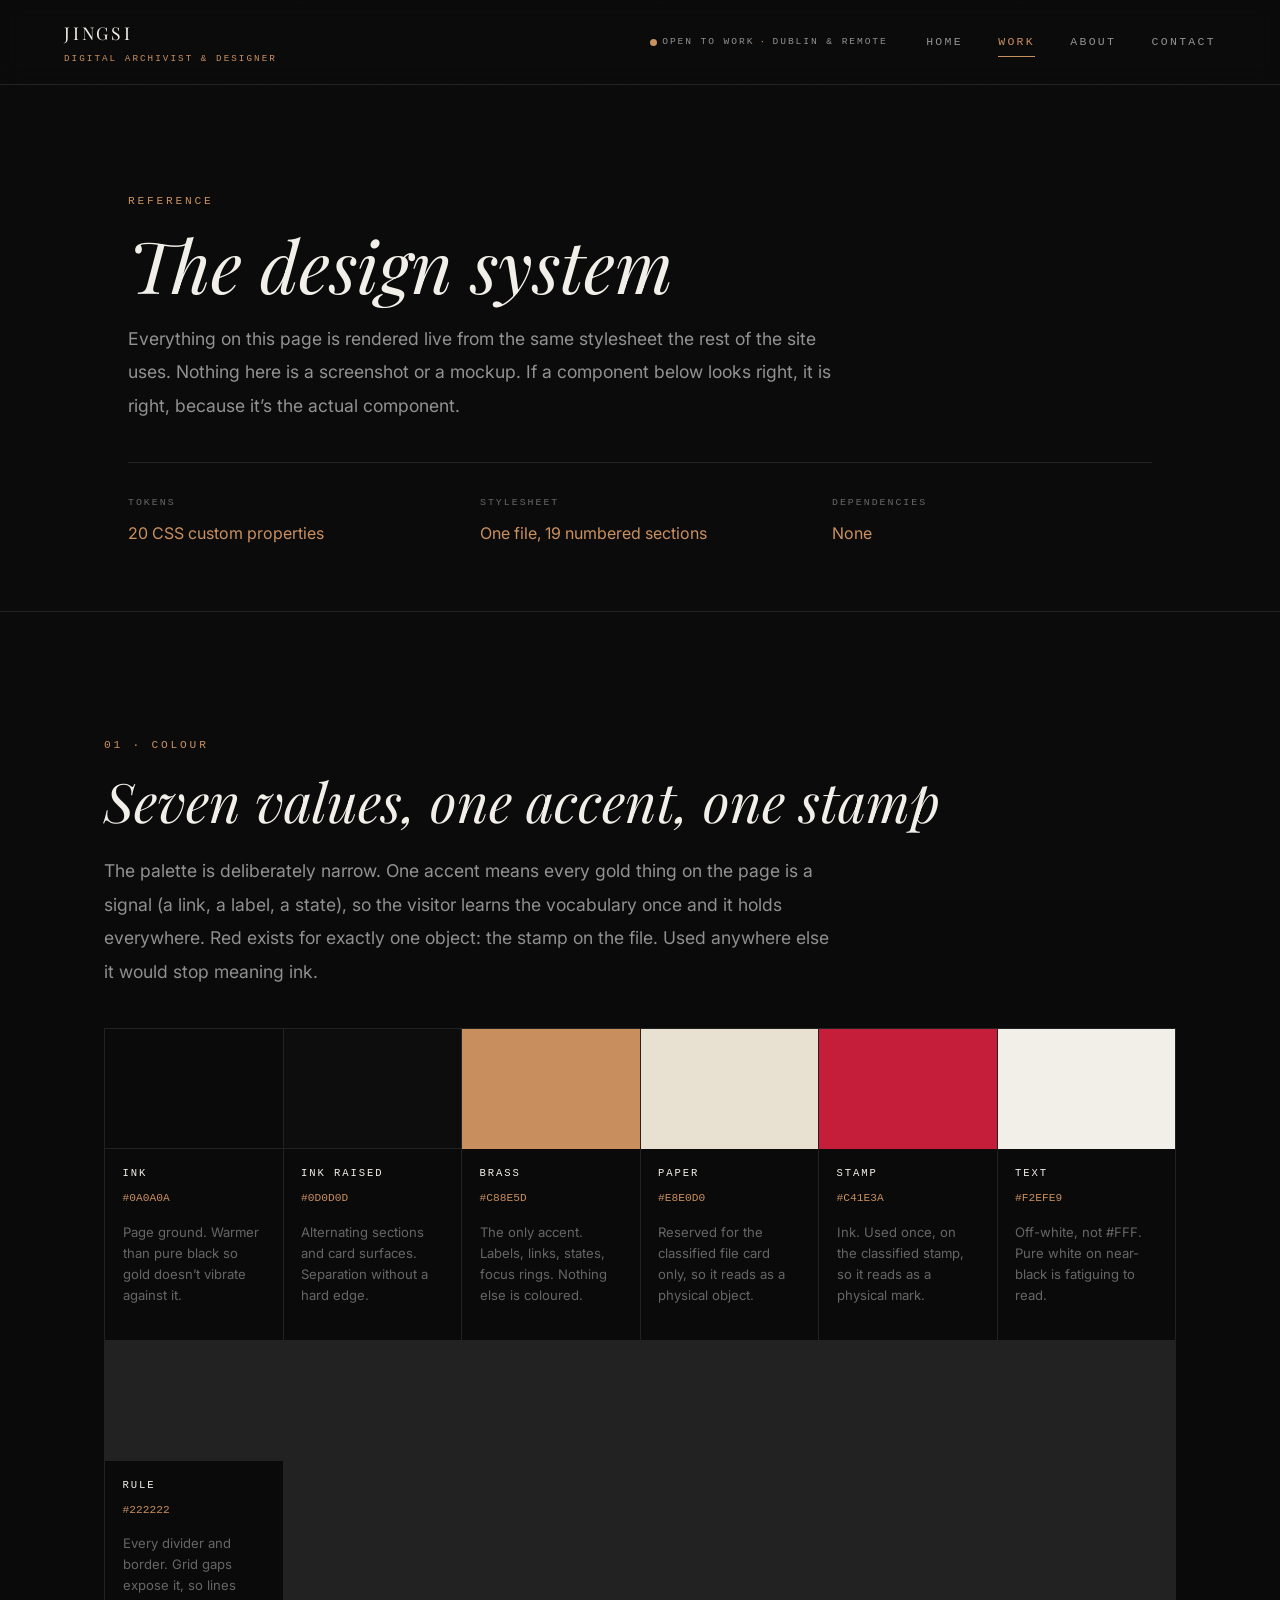
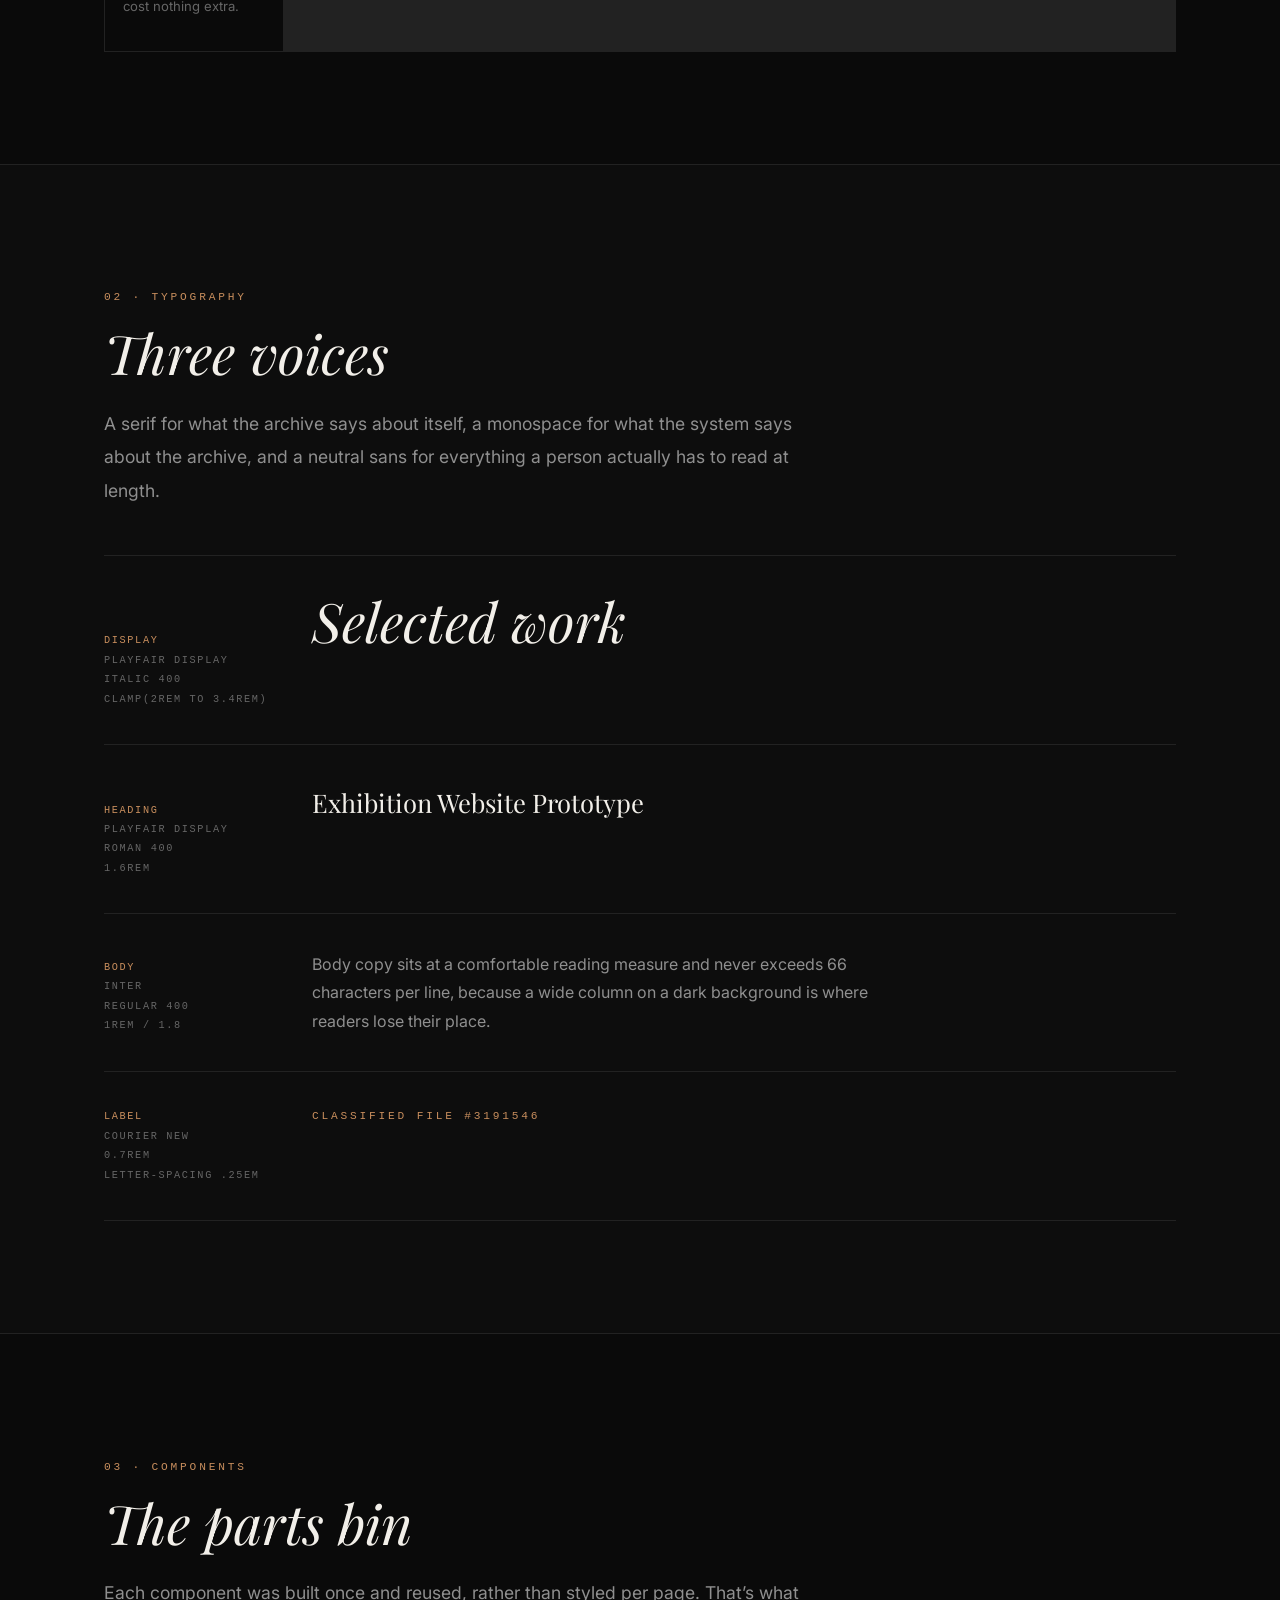
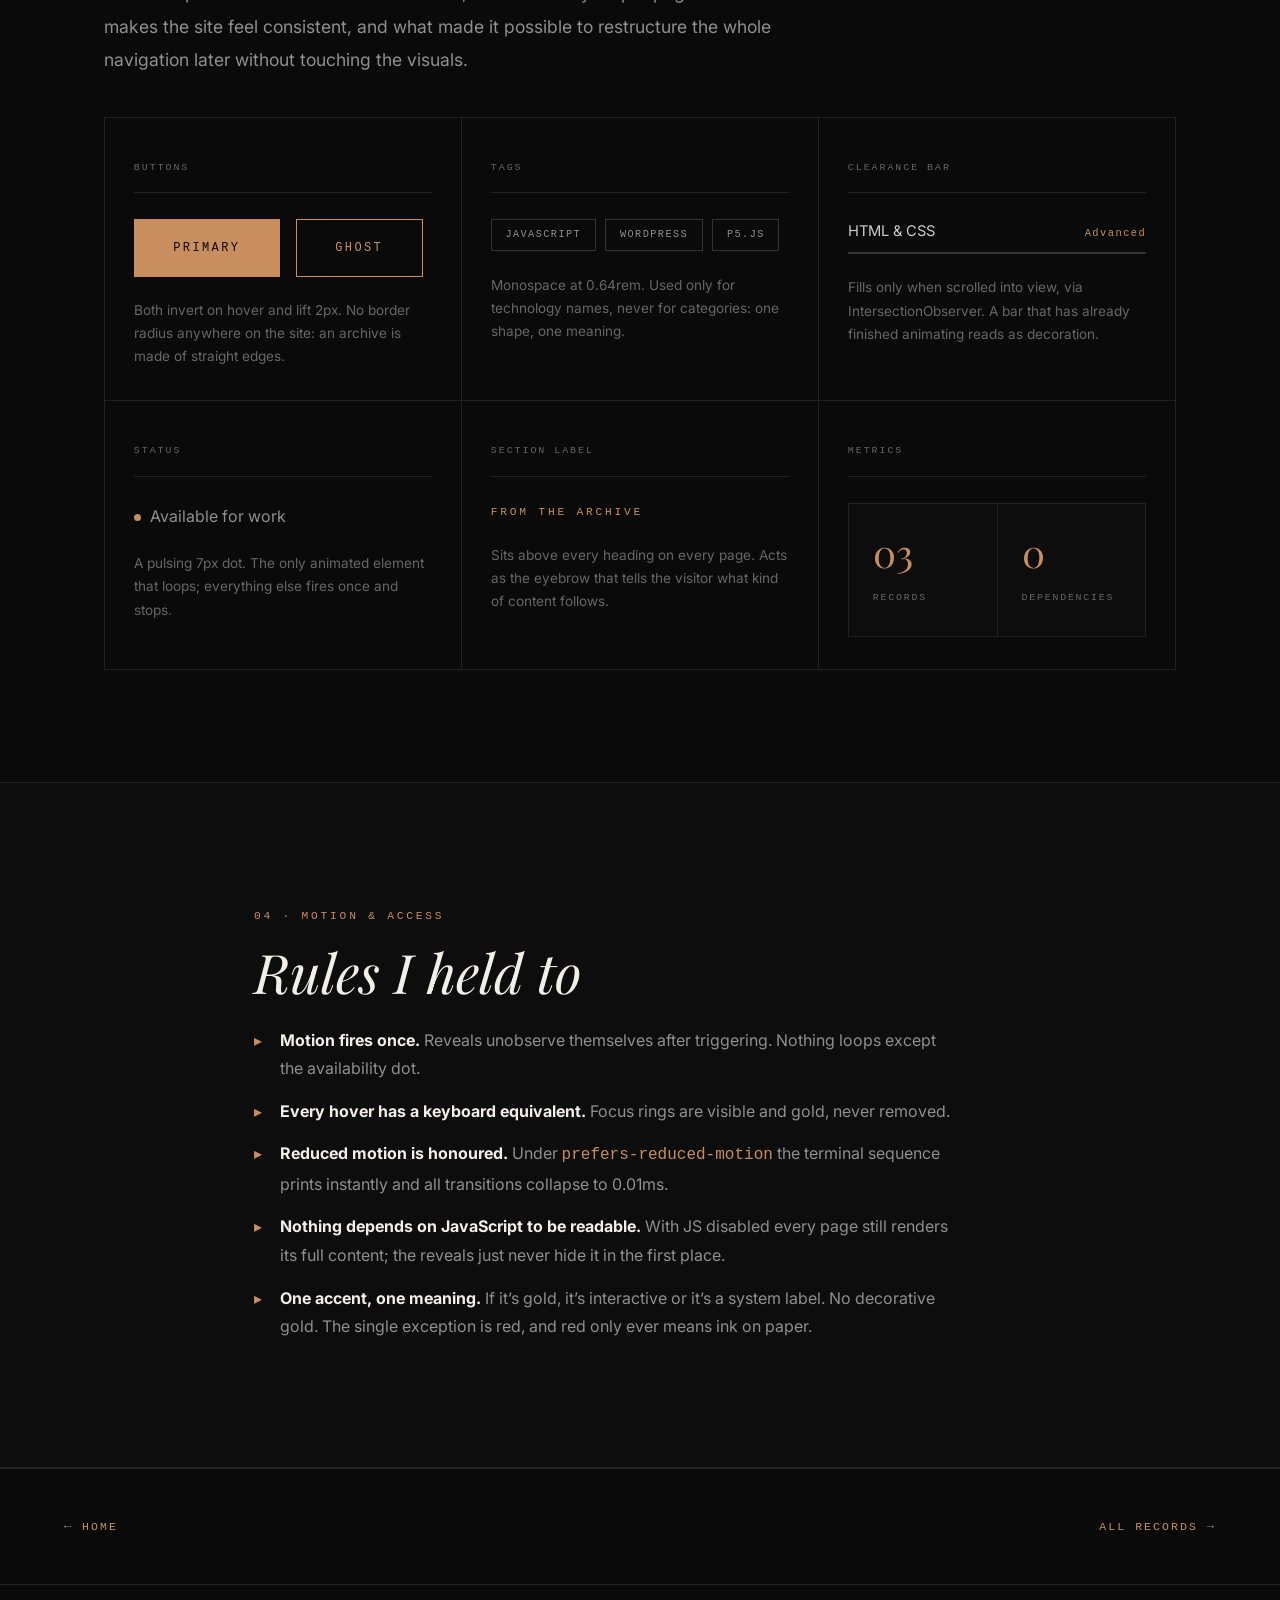
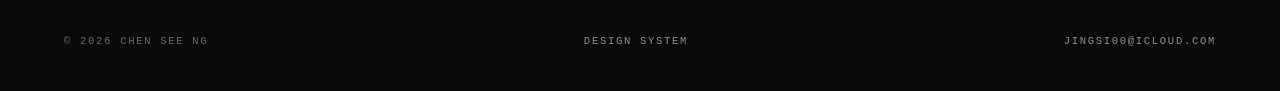
<file: design-system.html>
<!DOCTYPE html>
<html lang="en">
<head>
<meta charset="UTF-8">
<meta name="viewport" content="width=device-width, initial-scale=1">
<title>Design System | The Curated Archive</title>
<meta name="description" content="The design tokens, type scale, and components behind The Curated Archive, documented and rendered live.">

<meta property="og:title" content="Design System | The Curated Archive">
<meta property="og:description" content="Colour tokens, type scale, and components behind the site, rendered live from the same stylesheet.">
<meta property="og:type" content="website">

<link rel="icon" href="favicon.svg" type="image/svg+xml">
<link rel="preconnect" href="https://fonts.googleapis.com">
<link rel="preconnect" href="https://fonts.gstatic.com" crossorigin>
<link href="https://fonts.googleapis.com/css2?family=Playfair+Display:ital,wght@0,400;0,500;1,400;1,500&family=Inter:wght@400;500&display=swap" rel="stylesheet">

<link rel="stylesheet" href="style.css">
</head>
<body>

<div class="progress"></div>

<header class="site-header">
  <a class="brand" href="index.html">
    <span class="brand__name">JINGSI</span>
    <span class="brand__role">Digital Archivist &amp; Designer</span>
  </a>

  <span class="site-status"><span class="status-dot"></span>Open to work <b>&middot;</b> Dublin &amp; remote</span>

  <button class="nav-toggle" aria-expanded="false" aria-controls="nav">
    <span>Menu</span>
    <span class="nav-toggle__bars" aria-hidden="true"><i></i><i></i></span>
  </button>
  <nav class="nav" id="nav" aria-label="Main">
    <a href="index.html">Home</a>
    <a href="work.html" aria-current="page">Work</a>
    <a href="about.html">About</a>
    <a href="contact.html">Contact</a>
  </nav>
</header>

<main>

  <section class="case-hero">
    <div class="container">
      <p class="section-label">Reference</p>
      <h1 class="case-hero__title">The design system</h1>
      <p class="lead">
        Everything on this page is rendered live from the same stylesheet the rest
        of the site uses. Nothing here is a screenshot or a mockup. If a component
        below looks right, it is right, because it&rsquo;s the actual component.
      </p>

      <div class="meta-grid">
        <div class="meta-item">
          <span class="meta-item__label">Tokens</span>
          <span class="meta-item__value">20 CSS custom properties</span>
        </div>
        <div class="meta-item">
          <span class="meta-item__label">Stylesheet</span>
          <span class="meta-item__value">One file, 19 numbered sections</span>
        </div>
        <div class="meta-item">
          <span class="meta-item__label">Dependencies</span>
          <span class="meta-item__value">None</span>
        </div>
      </div>
    </div>
  </section>

    <section class="section">
    <div class="container">
      <p class="section-label">01 · Colour</p>
      <h2 class="section-title">Seven values, one accent, one stamp</h2>
      <p class="lead">
        The palette is deliberately narrow. One accent means every gold thing on the
        page is a signal (a link, a label, a state), so the visitor learns the
        vocabulary once and it holds everywhere. Red exists for exactly one object:
        the stamp on the file. Used anywhere else it would stop meaning ink.
      </p>

      <div class="swatches">
        <div class="swatch">
          <span class="swatch__chip" style="background:#0a0a0a; border-bottom:1px solid #222;"></span>
          <div class="swatch__info">
            <span class="swatch__name">Ink</span>
            <span class="swatch__hex">#0A0A0A</span>
            <p class="swatch__use">Page ground. Warmer than pure black so gold doesn&rsquo;t vibrate against it.</p>
          </div>
        </div>

        <div class="swatch">
          <span class="swatch__chip" style="background:#0d0d0d; border-bottom:1px solid #222;"></span>
          <div class="swatch__info">
            <span class="swatch__name">Ink raised</span>
            <span class="swatch__hex">#0D0D0D</span>
            <p class="swatch__use">Alternating sections and card surfaces. Separation without a hard edge.</p>
          </div>
        </div>

        <div class="swatch">
          <span class="swatch__chip" style="background:#C88E5D;"></span>
          <div class="swatch__info">
            <span class="swatch__name">Brass</span>
            <span class="swatch__hex">#C88E5D</span>
            <p class="swatch__use">The only accent. Labels, links, states, focus rings. Nothing else is coloured.</p>
          </div>
        </div>

        <div class="swatch">
          <span class="swatch__chip" style="background:#E8E0D0;"></span>
          <div class="swatch__info">
            <span class="swatch__name">Paper</span>
            <span class="swatch__hex">#E8E0D0</span>
            <p class="swatch__use">Reserved for the classified file card only, so it reads as a physical object.</p>
          </div>
        </div>

        <div class="swatch">
          <span class="swatch__chip" style="background:#c41e3a;"></span>
          <div class="swatch__info">
            <span class="swatch__name">Stamp</span>
            <span class="swatch__hex">#C41E3A</span>
            <p class="swatch__use">Ink. Used once, on the classified stamp, so it reads as a physical mark.</p>
          </div>
        </div>

        <div class="swatch">
          <span class="swatch__chip" style="background:#f2efe9;"></span>
          <div class="swatch__info">
            <span class="swatch__name">Text</span>
            <span class="swatch__hex">#F2EFE9</span>
            <p class="swatch__use">Off-white, not #FFF. Pure white on near-black is fatiguing to read.</p>
          </div>
        </div>

        <div class="swatch">
          <span class="swatch__chip" style="background:#222;"></span>
          <div class="swatch__info">
            <span class="swatch__name">Rule</span>
            <span class="swatch__hex">#222222</span>
            <p class="swatch__use">Every divider and border. Grid gaps expose it, so lines cost nothing extra.</p>
          </div>
        </div>
      </div>
    </div>
  </section>

    <section class="section section--alt">
    <div class="container">
      <p class="section-label">02 · Typography</p>
      <h2 class="section-title">Three voices</h2>
      <p class="lead">
        A serif for what the archive says about itself, a monospace for what the
        system says about the archive, and a neutral sans for everything a person
        actually has to read at length.
      </p>

      <div style="margin-top:3rem;">
        <div class="specimen">
          <div class="specimen__meta">
            <b>Display</b>
            Playfair Display<br>
            Italic 400<br>
            clamp(2rem to 3.4rem)
          </div>
          <p class="specimen__sample sp-display">Selected work</p>
        </div>

        <div class="specimen">
          <div class="specimen__meta">
            <b>Heading</b>
            Playfair Display<br>
            Roman 400<br>
            1.6rem
          </div>
          <p class="specimen__sample sp-heading">Exhibition Website Prototype</p>
        </div>

        <div class="specimen">
          <div class="specimen__meta">
            <b>Body</b>
            Inter<br>
            Regular 400<br>
            1rem / 1.8
          </div>
          <p class="specimen__sample sp-body">
            Body copy sits at a comfortable reading measure and never exceeds
            66 characters per line, because a wide column on a dark background is
            where readers lose their place.
          </p>
        </div>

        <div class="specimen">
          <div class="specimen__meta">
            <b>Label</b>
            Courier New<br>
            0.7rem<br>
            letter-spacing .25em
          </div>
          <p class="specimen__sample sp-label">Classified File #3191546</p>
        </div>
      </div>
    </div>
  </section>

    <section class="section">
    <div class="container">
      <p class="section-label">03 · Components</p>
      <h2 class="section-title">The parts bin</h2>
      <p class="lead">
        Each component was built once and reused, rather than styled per page.
        That&rsquo;s what makes the site feel consistent, and what made it possible
        to restructure the whole navigation later without touching the visuals.
      </p>

      <div class="spec-shelf">

        <div class="spec-cell">
          <p class="spec-cell__label">Buttons</p>
          <div style="display:flex; gap:1rem; flex-wrap:wrap;">
            <span class="btn-primary">Primary</span>
            <span class="btn-ghost">Ghost</span>
          </div>
          <p class="spec-cell__note">
            Both invert on hover and lift 2px. No border radius anywhere on the
            site: an archive is made of straight edges.
          </p>
        </div>

        <div class="spec-cell">
          <p class="spec-cell__label">Tags</p>
          <div class="tags">
            <span class="tag">JavaScript</span>
            <span class="tag">WordPress</span>
            <span class="tag">p5.js</span>
          </div>
          <p class="spec-cell__note">
            Monospace at 0.64rem. Used only for technology names, never for
            categories: one shape, one meaning.
          </p>
        </div>

        <div class="spec-cell">
          <p class="spec-cell__label">Clearance bar</p>
          <div class="skill">
            <div class="skill__row">
              <span class="skill__name">HTML &amp; CSS</span>
              <span class="skill__lvl">Advanced</span>
            </div>
            <div class="skill__track"><div class="skill__fill" data-level="92"></div></div>
          </div>
          <p class="spec-cell__note">
            Fills only when scrolled into view, via IntersectionObserver. A bar
            that has already finished animating reads as decoration.
          </p>
        </div>

        <div class="spec-cell">
          <p class="spec-cell__label">Status</p>
          <p style="margin:0; color:var(--muted);">
            <span class="status-dot"></span>Available for work
          </p>
          <p class="spec-cell__note">
            A pulsing 7px dot. The only animated element that loops; everything
            else fires once and stops.
          </p>
        </div>

        <div class="spec-cell">
          <p class="spec-cell__label">Section label</p>
          <p class="section-label" style="margin:0;">From the Archive</p>
          <p class="spec-cell__note">
            Sits above every heading on every page. Acts as the eyebrow that tells
            the visitor what kind of content follows.
          </p>
        </div>

        <div class="spec-cell">
          <p class="spec-cell__label">Metrics</p>
          <div class="metrics" style="margin-top:0; grid-template-columns:1fr 1fr;">
            <div class="metric">
              <span class="metric__value">03</span>
              <span class="metric__label">Records</span>
            </div>
            <div class="metric">
              <span class="metric__value">0</span>
              <span class="metric__label">Dependencies</span>
            </div>
          </div>
        </div>

      </div>
    </div>
  </section>

    <section class="section section--alt">
    <div class="container container--narrow">
      <p class="section-label">04 · Motion &amp; access</p>
      <h2 class="section-title">Rules I held to</h2>

      <ul class="case-list">
        <li><strong style="color:var(--text);">Motion fires once.</strong> Reveals unobserve themselves after triggering. Nothing loops except the availability dot.</li>
        <li><strong style="color:var(--text);">Every hover has a keyboard equivalent.</strong> Focus rings are visible and gold, never removed.</li>
        <li><strong style="color:var(--text);">Reduced motion is honoured.</strong> Under <code style="font-family:var(--mono); color:var(--gold);">prefers-reduced-motion</code> the terminal sequence prints instantly and all transitions collapse to 0.01ms.</li>
        <li><strong style="color:var(--text);">Nothing depends on JavaScript to be readable.</strong> With JS disabled every page still renders its full content; the reveals just never hide it in the first place.</li>
        <li><strong style="color:var(--text);">One accent, one meaning.</strong> If it&rsquo;s gold, it&rsquo;s interactive or it&rsquo;s a system label. No decorative gold. The single exception is red, and red only ever means ink on paper.</li>
      </ul>
    </div>
  </section>

  <nav class="case-nav" aria-label="Page navigation">
    <a href="index.html">← Home</a>
    <a href="work.html">All records →</a>
  </nav>

</main>

<footer class="site-footer">
  <div class="site-footer__inner">
    <span>© 2026 Chen See Ng</span>
    <span><a href="design-system.html">Design system</a></span>
    <span><a href="contact.html">jingsi00@icloud.com</a></span>
  </div>
</footer>

<script src="main.js"></script>
</body>
</html>
</file>
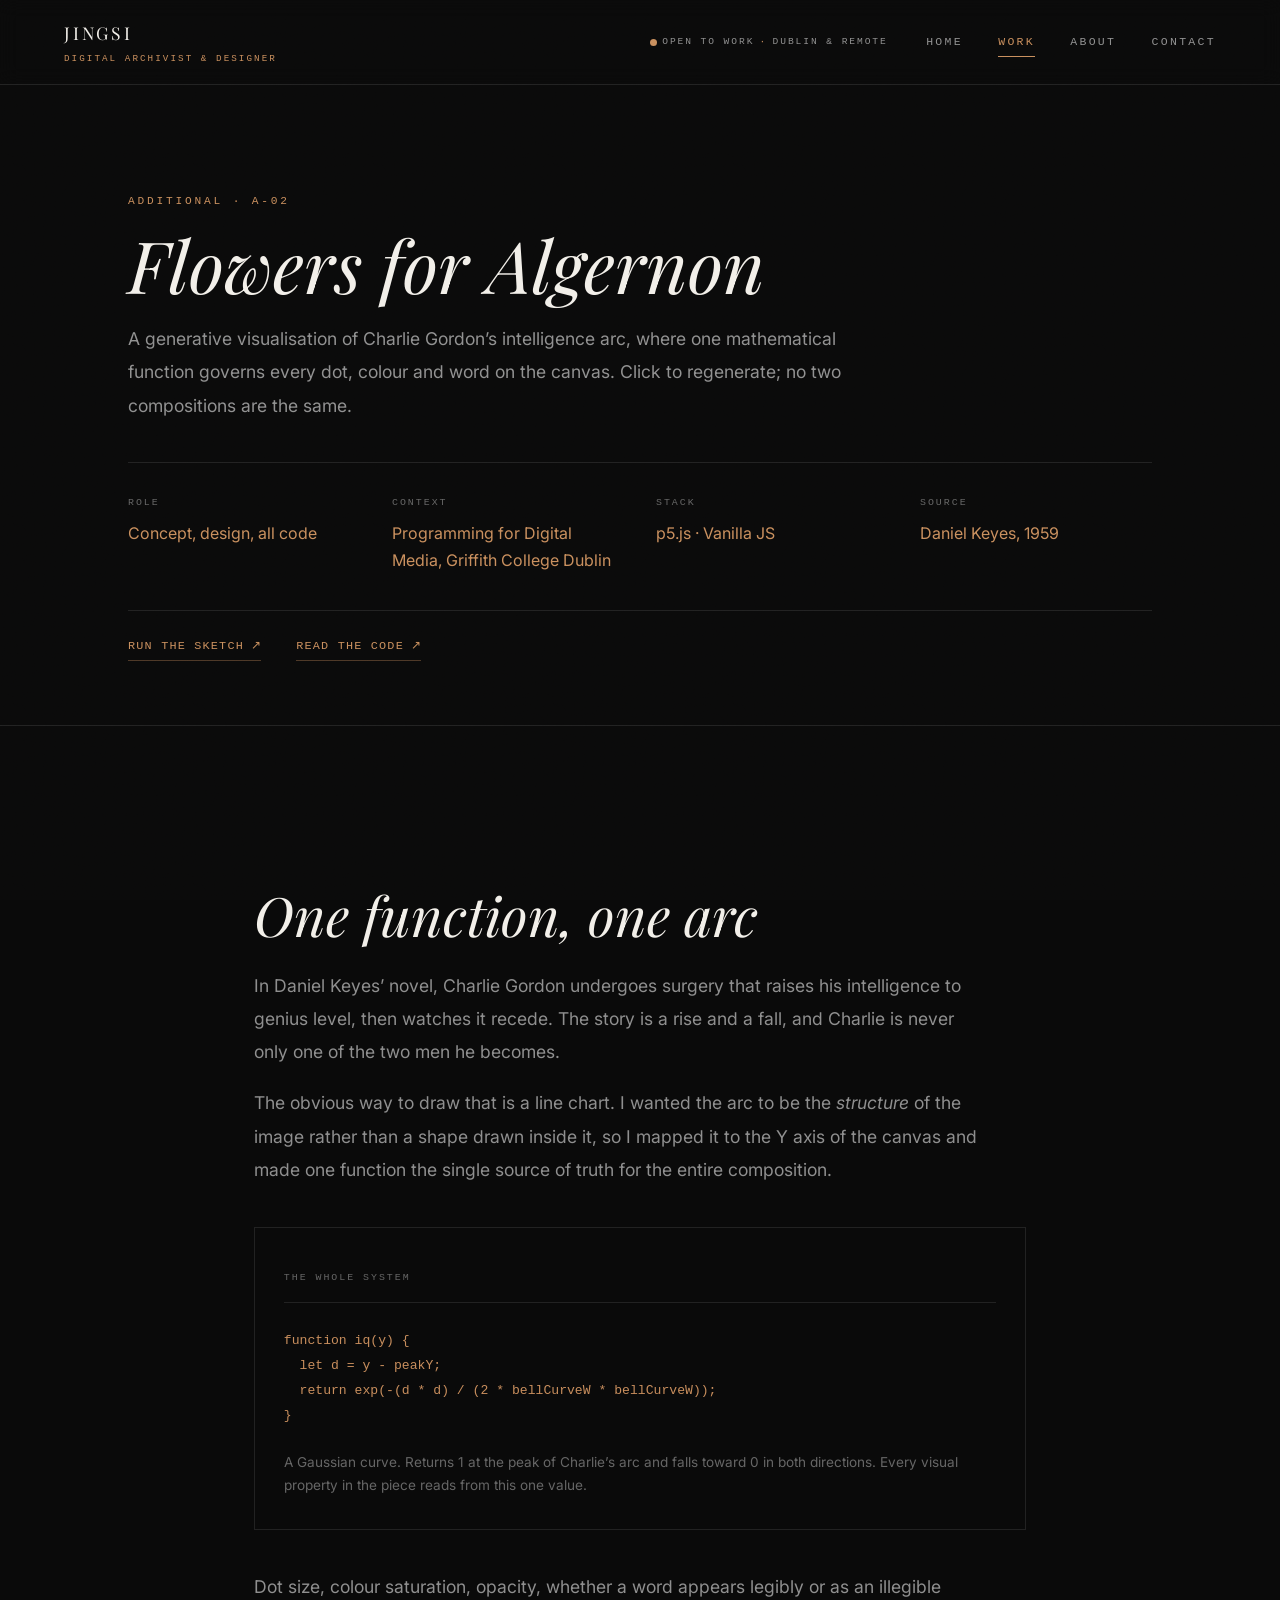
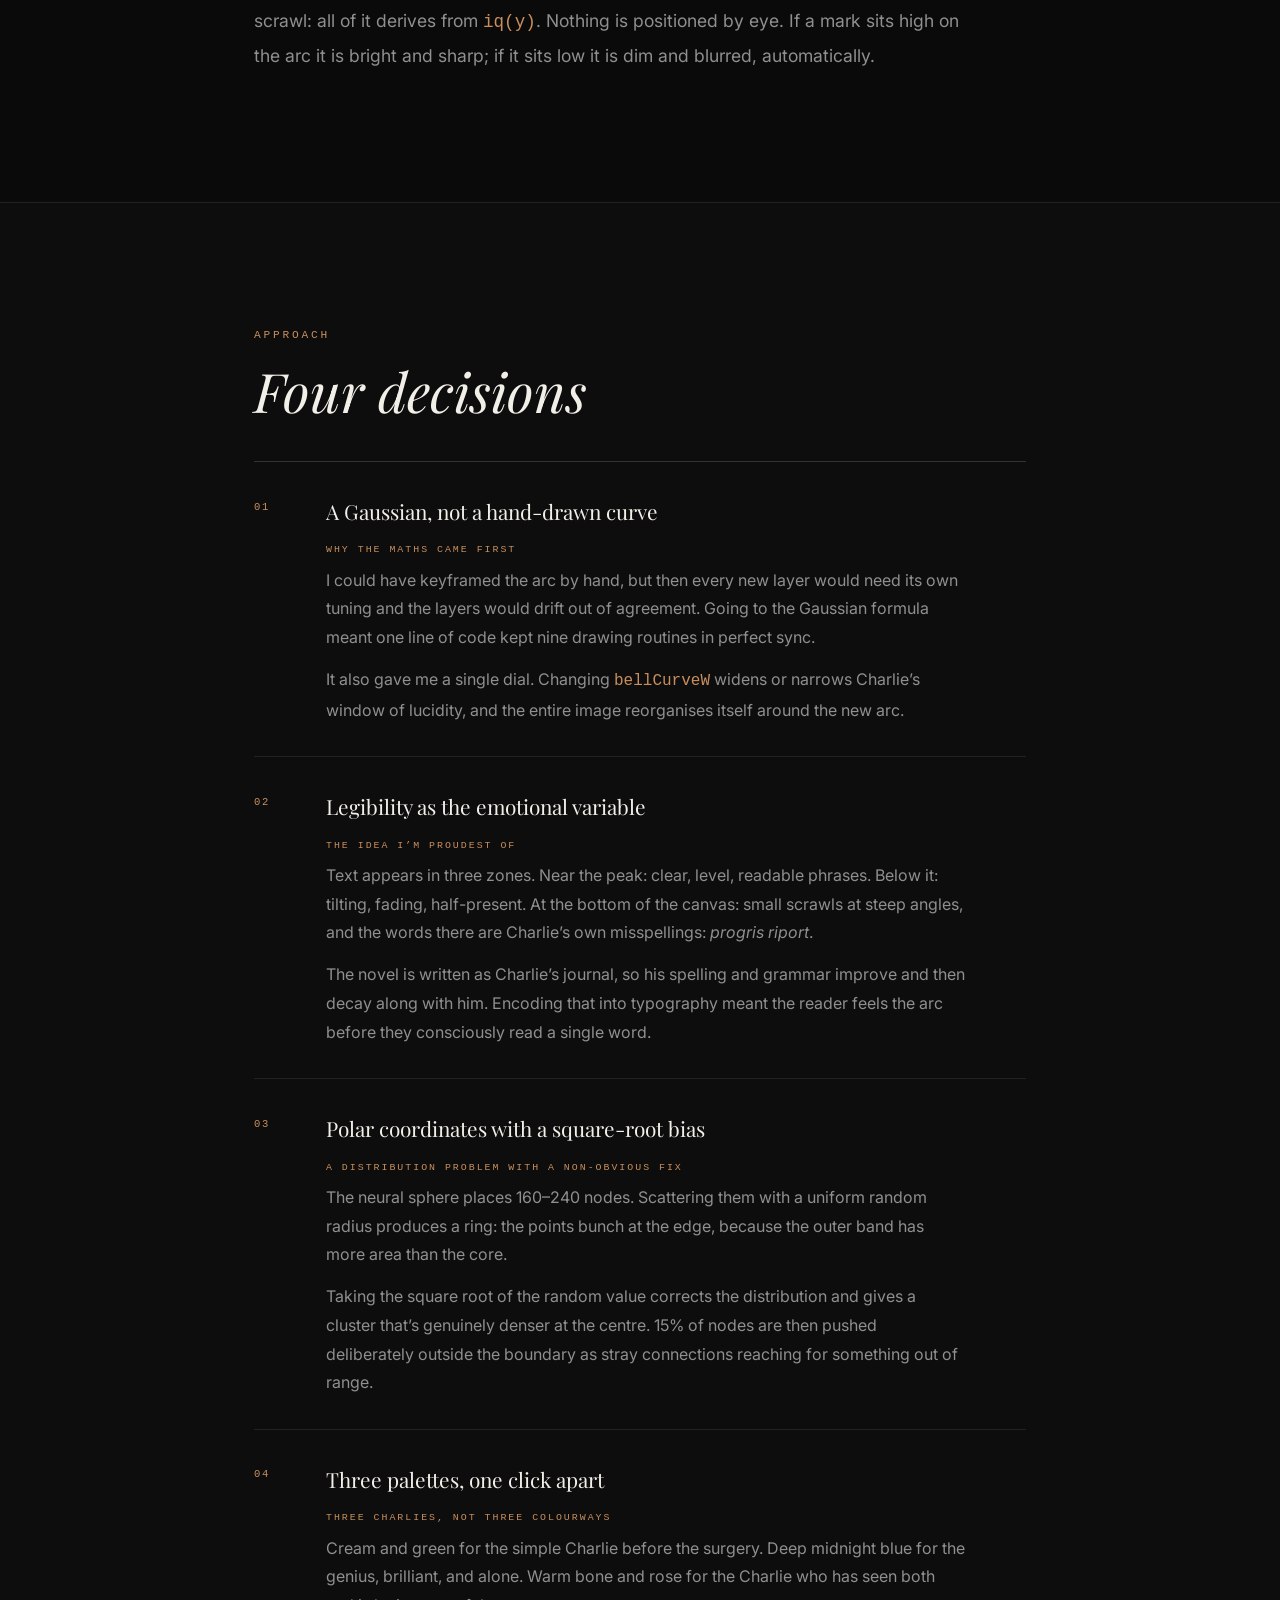
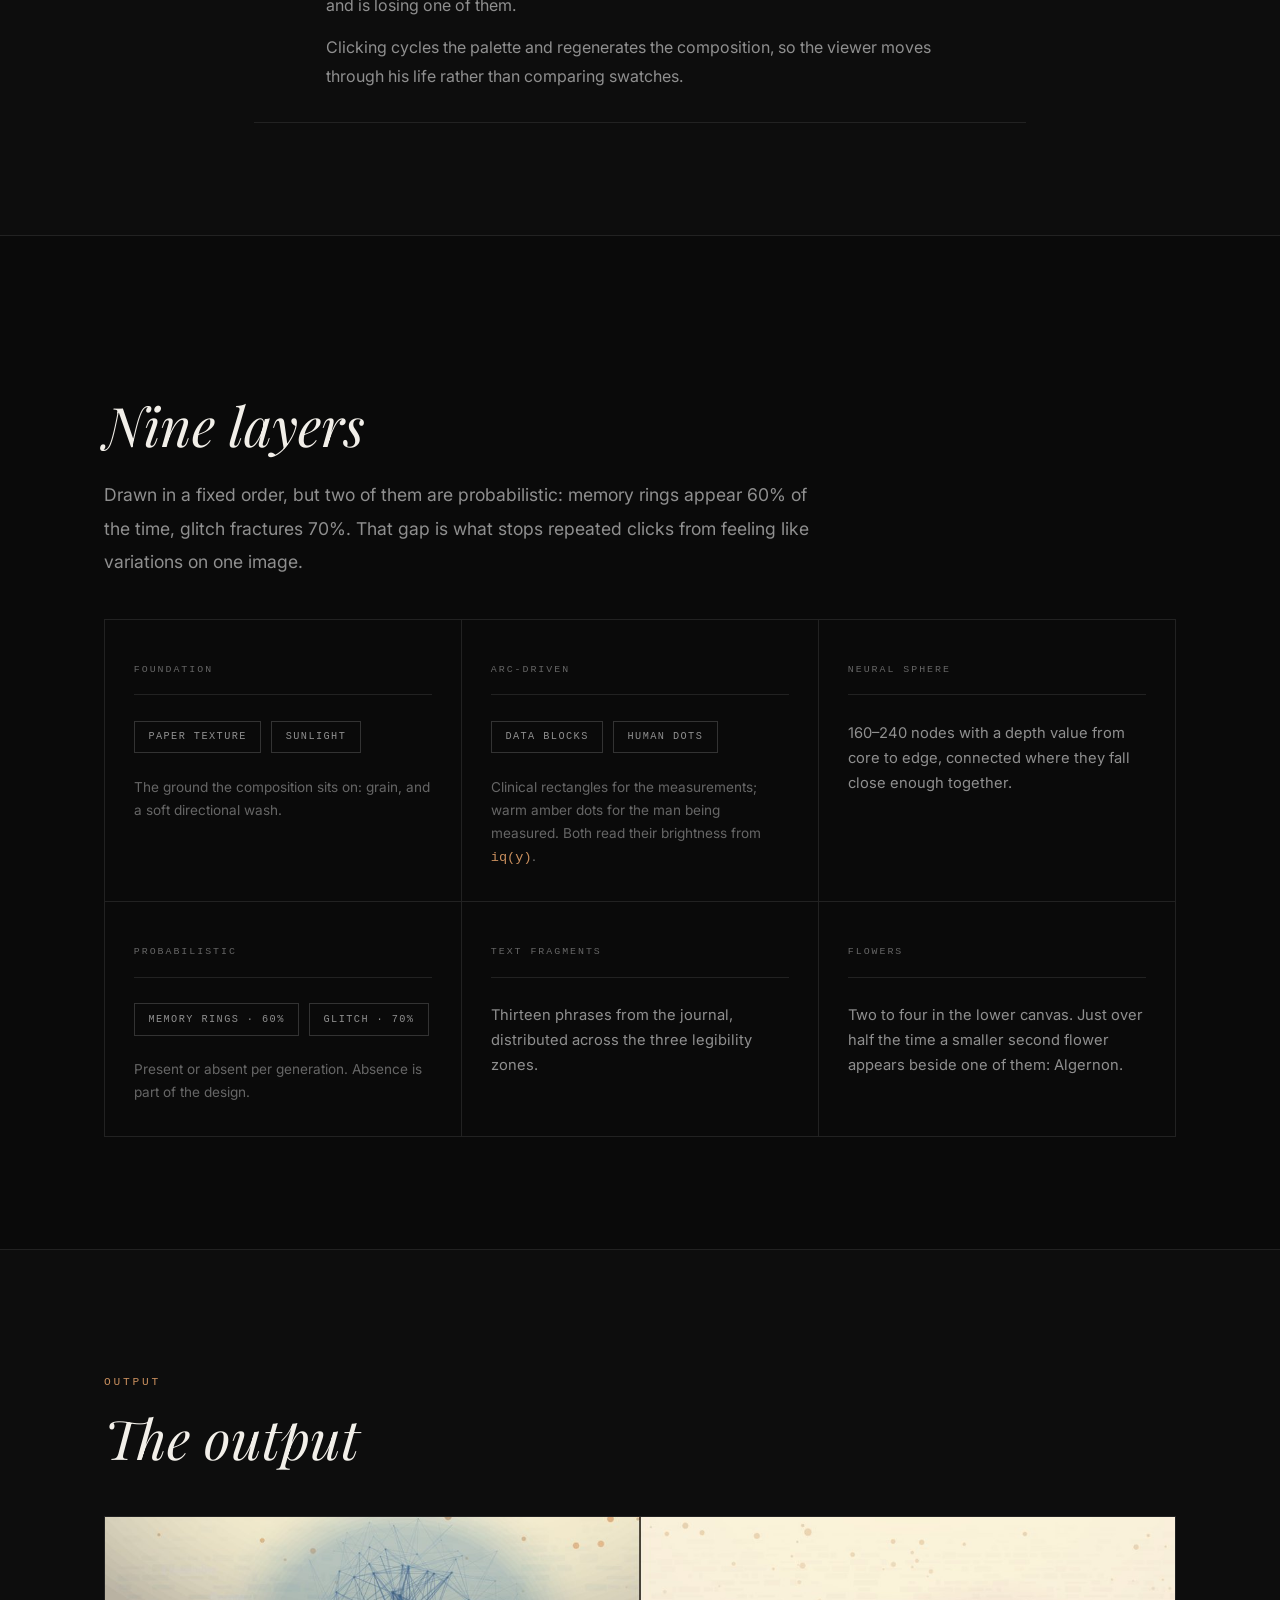
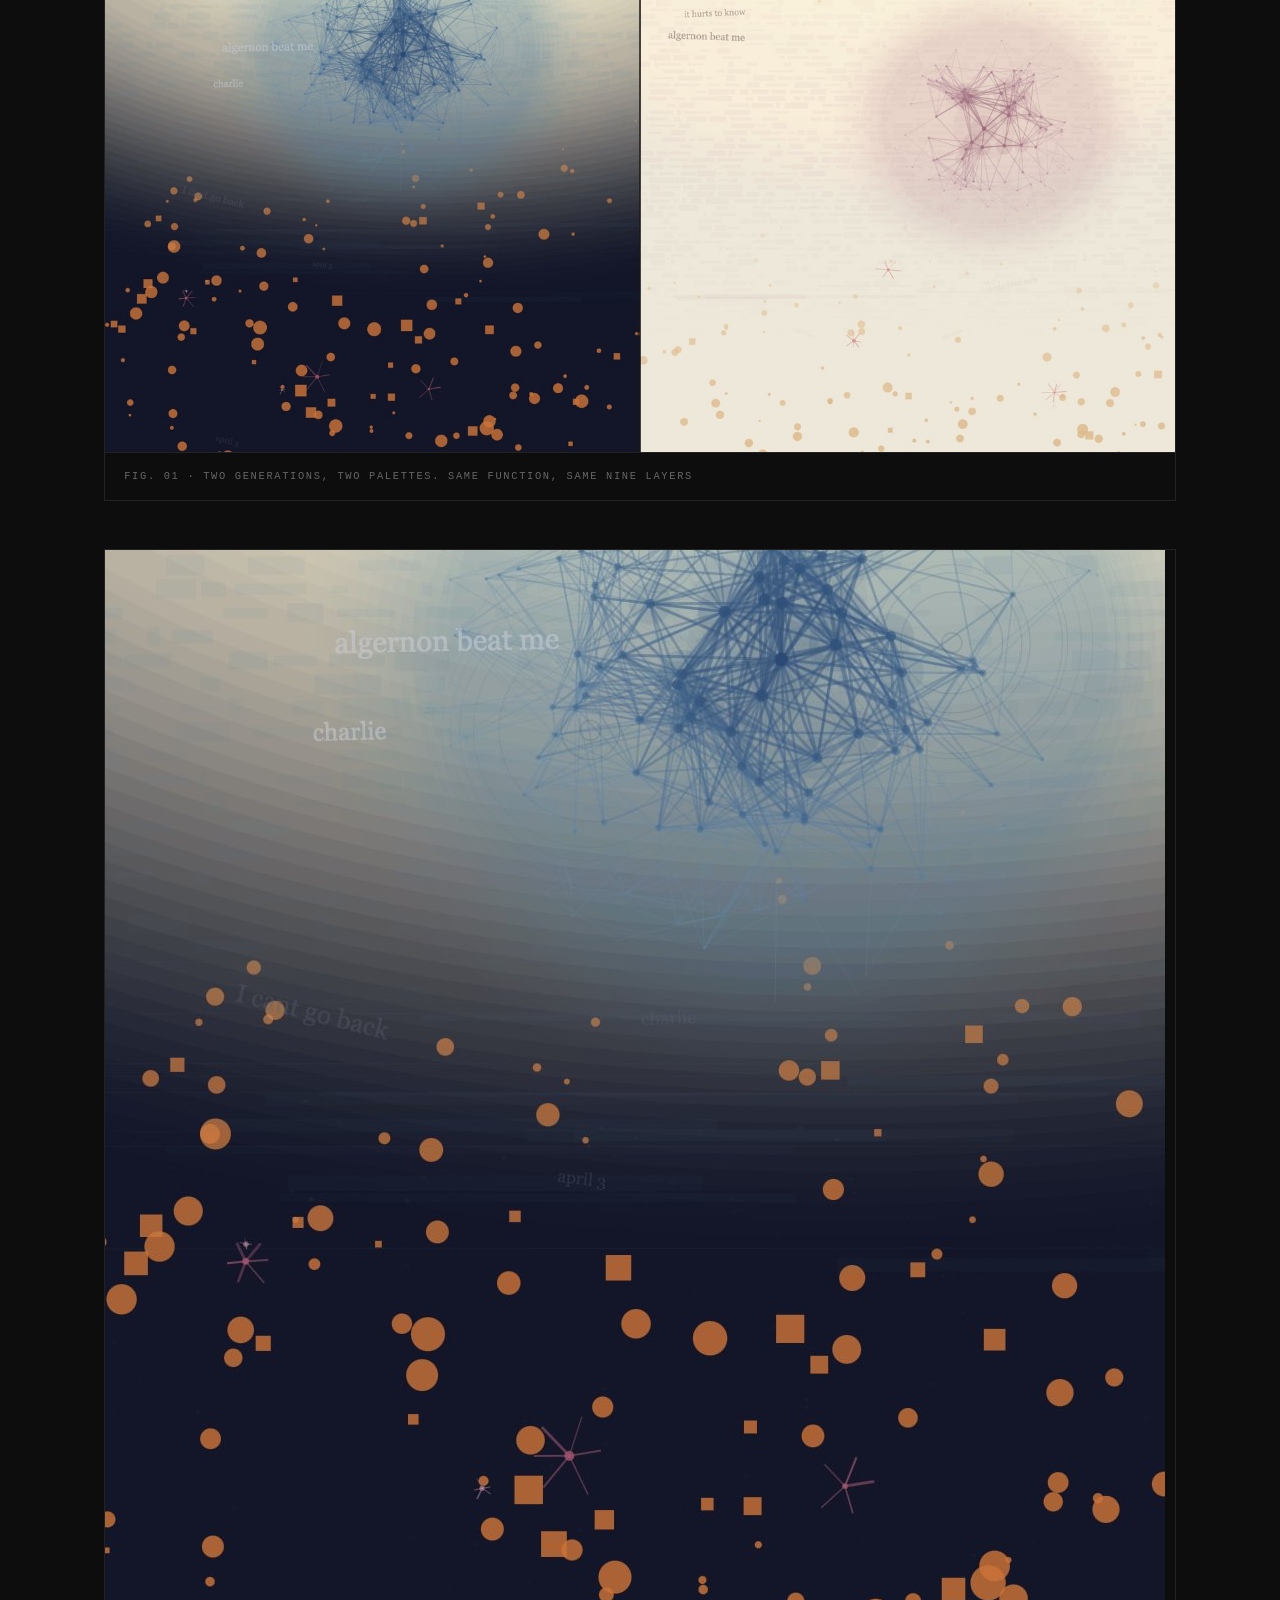
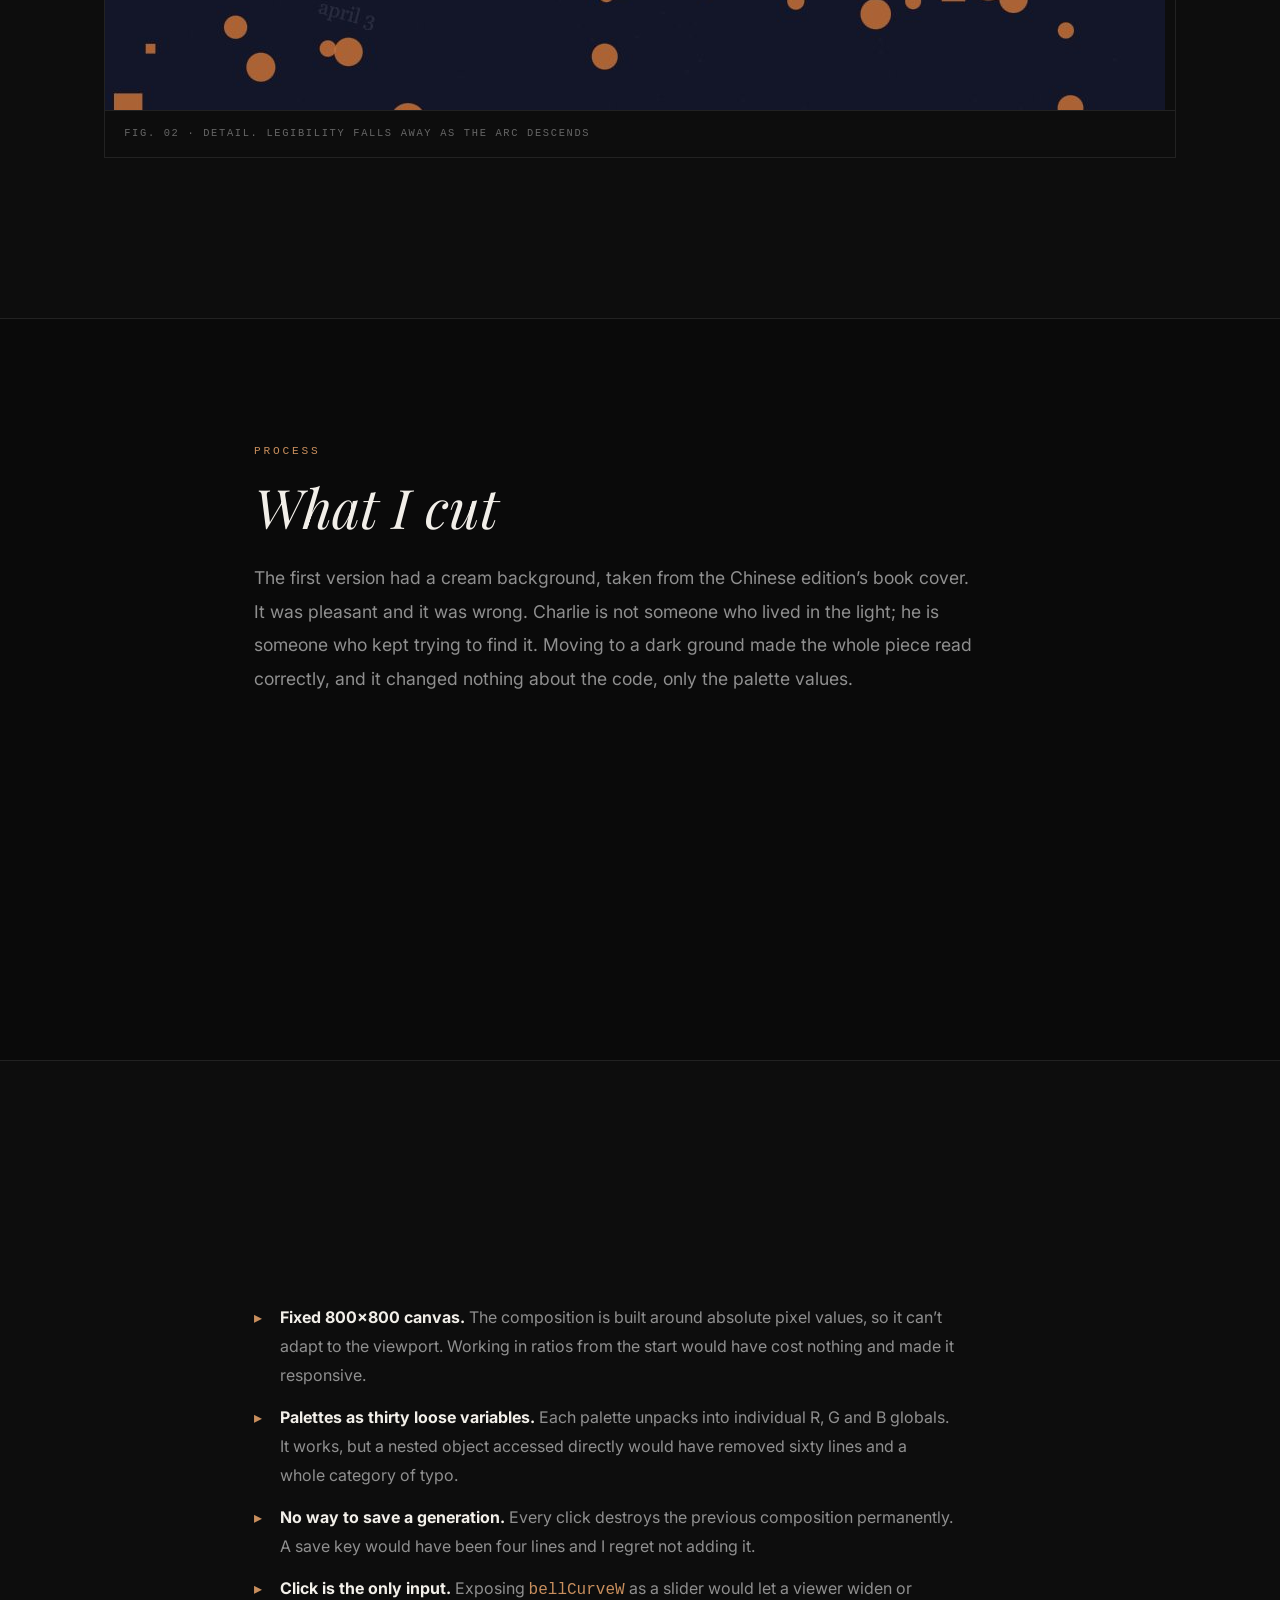
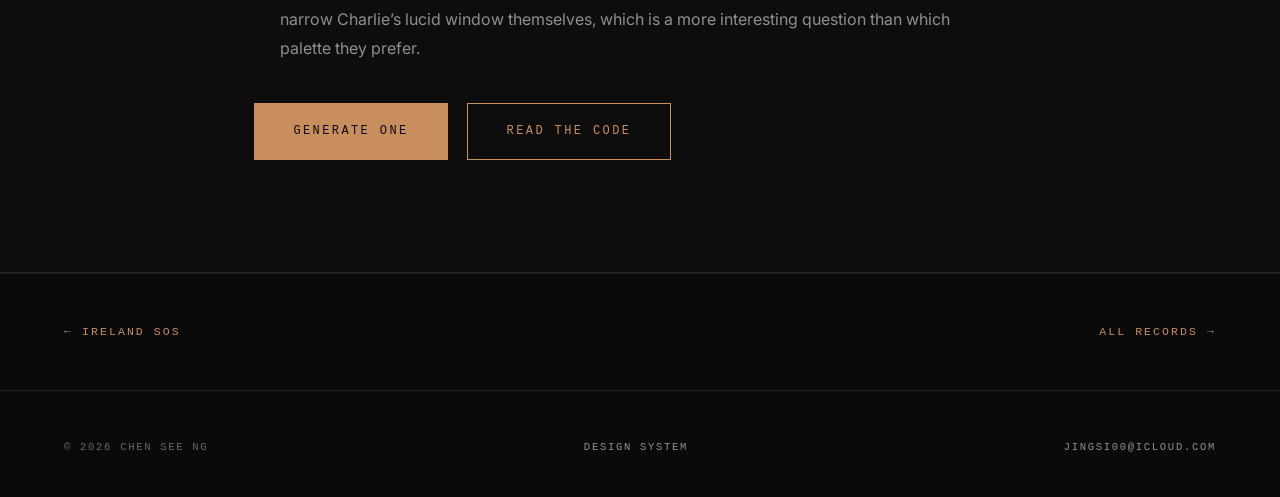
<file: project-algernon.html>
<!DOCTYPE html>
<html lang="en">
<head>
<meta charset="UTF-8">
<meta name="viewport" content="width=device-width, initial-scale=1">
<title>Flowers for Algernon | Additional file</title>
<meta name="description" content="A generative visualisation of Charlie Gordon's intelligence arc, where a single Gaussian function drives every layer of the composition.">

<meta property="og:title" content="Flowers for Algernon | A generative visualisation">
<meta property="og:description" content="One Gaussian function drives every dot, colour and word in the composition. Built in p5.js.">
<meta property="og:type" content="website">
<meta name="twitter:card" content="summary_large_image">

<link rel="icon" href="favicon.svg" type="image/svg+xml">
<link rel="preconnect" href="https://fonts.googleapis.com">
<link rel="preconnect" href="https://fonts.gstatic.com" crossorigin>
<link href="https://fonts.googleapis.com/css2?family=Playfair+Display:ital,wght@0,400;0,500;1,400;1,500&family=Inter:wght@400;500&display=swap" rel="stylesheet">

<link rel="stylesheet" href="style.css">
</head>
<body>

<div class="progress"></div>

<header class="site-header">
  <a class="brand" href="index.html">
    <span class="brand__name">JINGSI</span>
    <span class="brand__role">Digital Archivist &amp; Designer</span>
  </a>

  <span class="site-status"><span class="status-dot"></span>Open to work <b>&middot;</b> Dublin &amp; remote</span>

  <button class="nav-toggle" aria-expanded="false" aria-controls="nav">
    <span>Menu</span>
    <span class="nav-toggle__bars" aria-hidden="true"><i></i><i></i></span>
  </button>
  <nav class="nav" id="nav" aria-label="Main">
    <a href="index.html">Home</a>
    <a href="work.html" aria-current="page">Work</a>
    <a href="about.html">About</a>
    <a href="contact.html">Contact</a>
  </nav>
</header>

<main>

  <section class="case-hero">
    <div class="container">
      <p class="section-label">Additional · A-02</p>
      <h1 class="case-hero__title">Flowers for Algernon</h1>
      <p class="lead">
        A generative visualisation of Charlie Gordon&rsquo;s intelligence arc, where
        one mathematical function governs every dot, colour and word on the canvas.
        Click to regenerate; no two compositions are the same.
      </p>

      <div class="meta-grid">
        <div class="meta-item">
          <span class="meta-item__label">Role</span>
          <span class="meta-item__value">Concept, design, all code</span>
        </div>
        <div class="meta-item">
          <span class="meta-item__label">Context</span>
          <span class="meta-item__value">Programming for Digital Media, Griffith College Dublin</span>
        </div>
        <div class="meta-item">
          <span class="meta-item__label">Stack</span>
          <span class="meta-item__value">p5.js · Vanilla JS</span>
        </div>
        <div class="meta-item">
          <span class="meta-item__label">Source</span>
          <span class="meta-item__value">Daniel Keyes, 1959</span>
        </div>
      </div>

      <div class="case-live">
        <a href="https://editor.p5js.org/jingsi-ng/full/JWA-SJuSr" target="_blank" rel="noopener">Run the sketch</a>
        <a href="https://editor.p5js.org/jingsi-ng/sketches/JWA-SJuSr" target="_blank" rel="noopener">Read the code</a>
      </div>

    </div>
  </section>

    <section class="section">
    <div class="container container--narrow">
      <p class="section-label">Concept</p>
      <h2 class="section-title">One function, one arc</h2>
      <p class="lead">
        In Daniel Keyes&rsquo; novel, Charlie Gordon undergoes surgery that raises
        his intelligence to genius level, then watches it recede. The story is a rise
        and a fall, and Charlie is never only one of the two men he becomes.
      </p>
      <p class="lead">
        The obvious way to draw that is a line chart. I wanted the arc to be the
        <em>structure</em> of the image rather than a shape drawn inside it, so I
        mapped it to the Y axis of the canvas and made one function the single source
        of truth for the entire composition.
      </p>

      <div class="spec-cell" style="margin-top:2.5rem; border:1px solid var(--line);">
        <p class="spec-cell__label">The whole system</p>
        <pre style="margin:0; font-family:var(--mono); font-size:.82rem; line-height:1.9; color:var(--gold); overflow-x:auto;">function iq(y) {
  let d = y - peakY;
  return exp(-(d * d) / (2 * bellCurveW * bellCurveW));
}</pre>
        <p class="spec-cell__note">
          A Gaussian curve. Returns 1 at the peak of Charlie&rsquo;s arc and falls
          toward 0 in both directions. Every visual property in the piece reads from
          this one value.
        </p>
      </div>

      <p class="lead" style="margin-top:2.5rem;">
        Dot size, colour saturation, opacity, whether a word appears legibly or as an
        illegible scrawl: all of it derives from <code style="font-family:var(--mono); color:var(--gold);">iq(y)</code>.
        Nothing is positioned by eye. If a mark sits high on the arc it is bright and
        sharp; if it sits low it is dim and blurred, automatically.
      </p>
    </div>
  </section>

    <section class="section section--alt">
    <div class="container container--narrow">
      <p class="section-label">Approach</p>
      <h2 class="section-title">Four decisions</h2>

      <div class="decisions">

        <div class="decision">
          <span class="decision__no">01</span>
          <div>
            <h3>A Gaussian, not a hand-drawn curve</h3>
            <span class="why">Why the maths came first</span>
            <p>
              I could have keyframed the arc by hand, but then every new layer would
              need its own tuning and the layers would drift out of agreement. Going
              to the Gaussian formula meant one line of code kept nine drawing
              routines in perfect sync.
            </p>
            <p>
              It also gave me a single dial. Changing <code style="font-family:var(--mono); color:var(--gold);">bellCurveW</code>
              widens or narrows Charlie&rsquo;s window of lucidity, and the entire
              image reorganises itself around the new arc.
            </p>
          </div>
        </div>

        <div class="decision">
          <span class="decision__no">02</span>
          <div>
            <h3>Legibility as the emotional variable</h3>
            <span class="why">The idea I&rsquo;m proudest of</span>
            <p>
              Text appears in three zones. Near the peak: clear, level, readable
              phrases. Below it: tilting, fading, half-present. At the bottom of the
              canvas: small scrawls at steep angles, and the words there are
              Charlie&rsquo;s own misspellings: <em>progris riport</em>.
            </p>
            <p>
              The novel is written as Charlie&rsquo;s journal, so his spelling and
              grammar improve and then decay along with him. Encoding that into
              typography meant the reader feels the arc before they consciously read
              a single word.
            </p>
          </div>
        </div>

        <div class="decision">
          <span class="decision__no">03</span>
          <div>
            <h3>Polar coordinates with a square-root bias</h3>
            <span class="why">A distribution problem with a non-obvious fix</span>
            <p>
              The neural sphere places 160&ndash;240 nodes. Scattering them with a
              uniform random radius produces a ring: the points bunch at the edge,
              because the outer band has more area than the core.
            </p>
            <p>
              Taking the square root of the random value corrects the distribution and
              gives a cluster that&rsquo;s genuinely denser at the centre. 15% of nodes
              are then pushed deliberately outside the boundary as stray connections
              reaching for something out of range.
            </p>
          </div>
        </div>

        <div class="decision">
          <span class="decision__no">04</span>
          <div>
            <h3>Three palettes, one click apart</h3>
            <span class="why">Three Charlies, not three colourways</span>
            <p>
              Cream and green for the simple Charlie before the surgery. Deep midnight
              blue for the genius, brilliant, and alone. Warm bone and rose for the
              Charlie who has seen both and is losing one of them.
            </p>
            <p>
              Clicking cycles the palette and regenerates the composition, so the
              viewer moves through his life rather than comparing swatches.
            </p>
          </div>
        </div>

      </div>
    </div>
  </section>

    <section class="section">
    <div class="container">
      <p class="section-label">Systems</p>
      <h2 class="section-title">Nine layers</h2>
      <p class="lead">
        Drawn in a fixed order, but two of them are probabilistic: memory rings
        appear 60% of the time, glitch fractures 70%. That gap is what stops repeated
        clicks from feeling like variations on one image.
      </p>

      <div class="spec-shelf">
        <div class="spec-cell">
          <p class="spec-cell__label">Foundation</p>
          <div class="tags">
            <span class="tag">Paper texture</span>
            <span class="tag">Sunlight</span>
          </div>
          <p class="spec-cell__note">The ground the composition sits on: grain, and a soft directional wash.</p>
        </div>

        <div class="spec-cell">
          <p class="spec-cell__label">Arc-driven</p>
          <div class="tags">
            <span class="tag">Data blocks</span>
            <span class="tag">Human dots</span>
          </div>
          <p class="spec-cell__note">
            Clinical rectangles for the measurements; warm amber dots for the man
            being measured. Both read their brightness from <code style="font-family:var(--mono); color:var(--gold);">iq(y)</code>.
          </p>
        </div>

        <div class="spec-cell">
          <p class="spec-cell__label">Neural sphere</p>
          <p style="margin:0; color:var(--muted); font-size:.92rem; line-height:1.7;">
            160&ndash;240 nodes with a depth value from core to edge, connected where
            they fall close enough together.
          </p>
        </div>

        <div class="spec-cell">
          <p class="spec-cell__label">Probabilistic</p>
          <div class="tags">
            <span class="tag">Memory rings · 60%</span>
            <span class="tag">Glitch · 70%</span>
          </div>
          <p class="spec-cell__note">Present or absent per generation. Absence is part of the design.</p>
        </div>

        <div class="spec-cell">
          <p class="spec-cell__label">Text fragments</p>
          <p style="margin:0; color:var(--muted); font-size:.92rem; line-height:1.7;">
            Thirteen phrases from the journal, distributed across the three legibility
            zones.
          </p>
        </div>

        <div class="spec-cell">
          <p class="spec-cell__label">Flowers</p>
          <p style="margin:0; color:var(--muted); font-size:.92rem; line-height:1.7;">
            Two to four in the lower canvas. Just over half the time a smaller second
            flower appears beside one of them: Algernon.
          </p>
        </div>
      </div>
    </div>
  </section>

    <section class="section section--alt">
    <div class="container">
      <p class="section-label">Output</p>
      <h2 class="section-title">The output</h2>

      <div style="margin-top:3rem;">
        <figure class="case-figure">
          <img src="images/algernon-01.jpg" alt="Two generated compositions side by side, one in deep blue and one in cream and rose" loading="lazy">
          <figcaption>Fig. 01 · Two generations, two palettes. Same function, same nine layers</figcaption>
        </figure>
        <figure class="case-figure">
          <img src="images/algernon-02.jpg" alt="Detail showing phrases clear near the peak and fading into illegibility lower down" loading="lazy">
          <figcaption>Fig. 02 · Detail. Legibility falls away as the arc descends</figcaption>
        </figure>

      </div>
    </div>
  </section>

    <section class="section">
    <div class="container container--narrow">
      <p class="section-label">Process</p>
      <h2 class="section-title">What I cut</h2>
      <p class="lead">
        The first version had a cream background, taken from the Chinese edition&rsquo;s
        book cover. It was pleasant and it was wrong. Charlie is not someone who lived
        in the light; he is someone who kept trying to find it. Moving to a dark
        ground made the whole piece read correctly, and it changed nothing about the
        code, only the palette values.
      </p>
      <p class="lead">
        I also built and deleted a layer called <em>LonelinessLine</em>. At the opacity
        the composition needed, it was simply invisible against the dark background.
        Rather than raise the opacity and unbalance everything else, I removed it; the idea was already carried by the stray nodes reaching outside the sphere.
      </p>
      <p class="lead">
        Deleting a layer you spent an evening on is harder than adding one. It&rsquo;s
        also usually the right call.
      </p>
    </div>
  </section>

    <section class="section section--alt">
    <div class="container container--narrow">
      <p class="section-label">Reflection</p>
      <h2 class="section-title">What I&rsquo;d change</h2>

      <ul class="case-list">
        <li><strong style="color:var(--text);">Fixed 800&times;800 canvas.</strong> The composition is built around absolute pixel values, so it can&rsquo;t adapt to the viewport. Working in ratios from the start would have cost nothing and made it responsive.</li>
        <li><strong style="color:var(--text);">Palettes as thirty loose variables.</strong> Each palette unpacks into individual R, G and B globals. It works, but a nested object accessed directly would have removed sixty lines and a whole category of typo.</li>
        <li><strong style="color:var(--text);">No way to save a generation.</strong> Every click destroys the previous composition permanently. A save key would have been four lines and I regret not adding it.</li>
        <li><strong style="color:var(--text);">Click is the only input.</strong> Exposing <code style="font-family:var(--mono); color:var(--gold);">bellCurveW</code> as a slider would let a viewer widen or narrow Charlie&rsquo;s lucid window themselves, which is a more interesting question than which palette they prefer.</li>
      </ul>

      <div style="display:flex; gap:1.2rem; flex-wrap:wrap; margin-top:2.5rem;">
        <a class="btn-primary" href="https://editor.p5js.org/jingsi-ng/full/JWA-SJuSr" target="_blank" rel="noopener">Generate one</a>
        <a class="btn-ghost" href="https://editor.p5js.org/jingsi-ng/sketches/JWA-SJuSr" target="_blank" rel="noopener">Read the code</a>
      </div>
    </div>
  </section>

  <nav class="case-nav" aria-label="Project navigation">
    <a href="project-sos.html">← Ireland SOS</a>
    <a href="work.html">All records →</a>
  </nav>

</main>

<footer class="site-footer">
  <div class="site-footer__inner">
    <span>© 2026 Chen See Ng</span>
    <span><a href="design-system.html">Design system</a></span>
    <span><a href="contact.html">jingsi00@icloud.com</a></span>
  </div>
</footer>

<script src="main.js"></script>
</body>
</html>
</file>
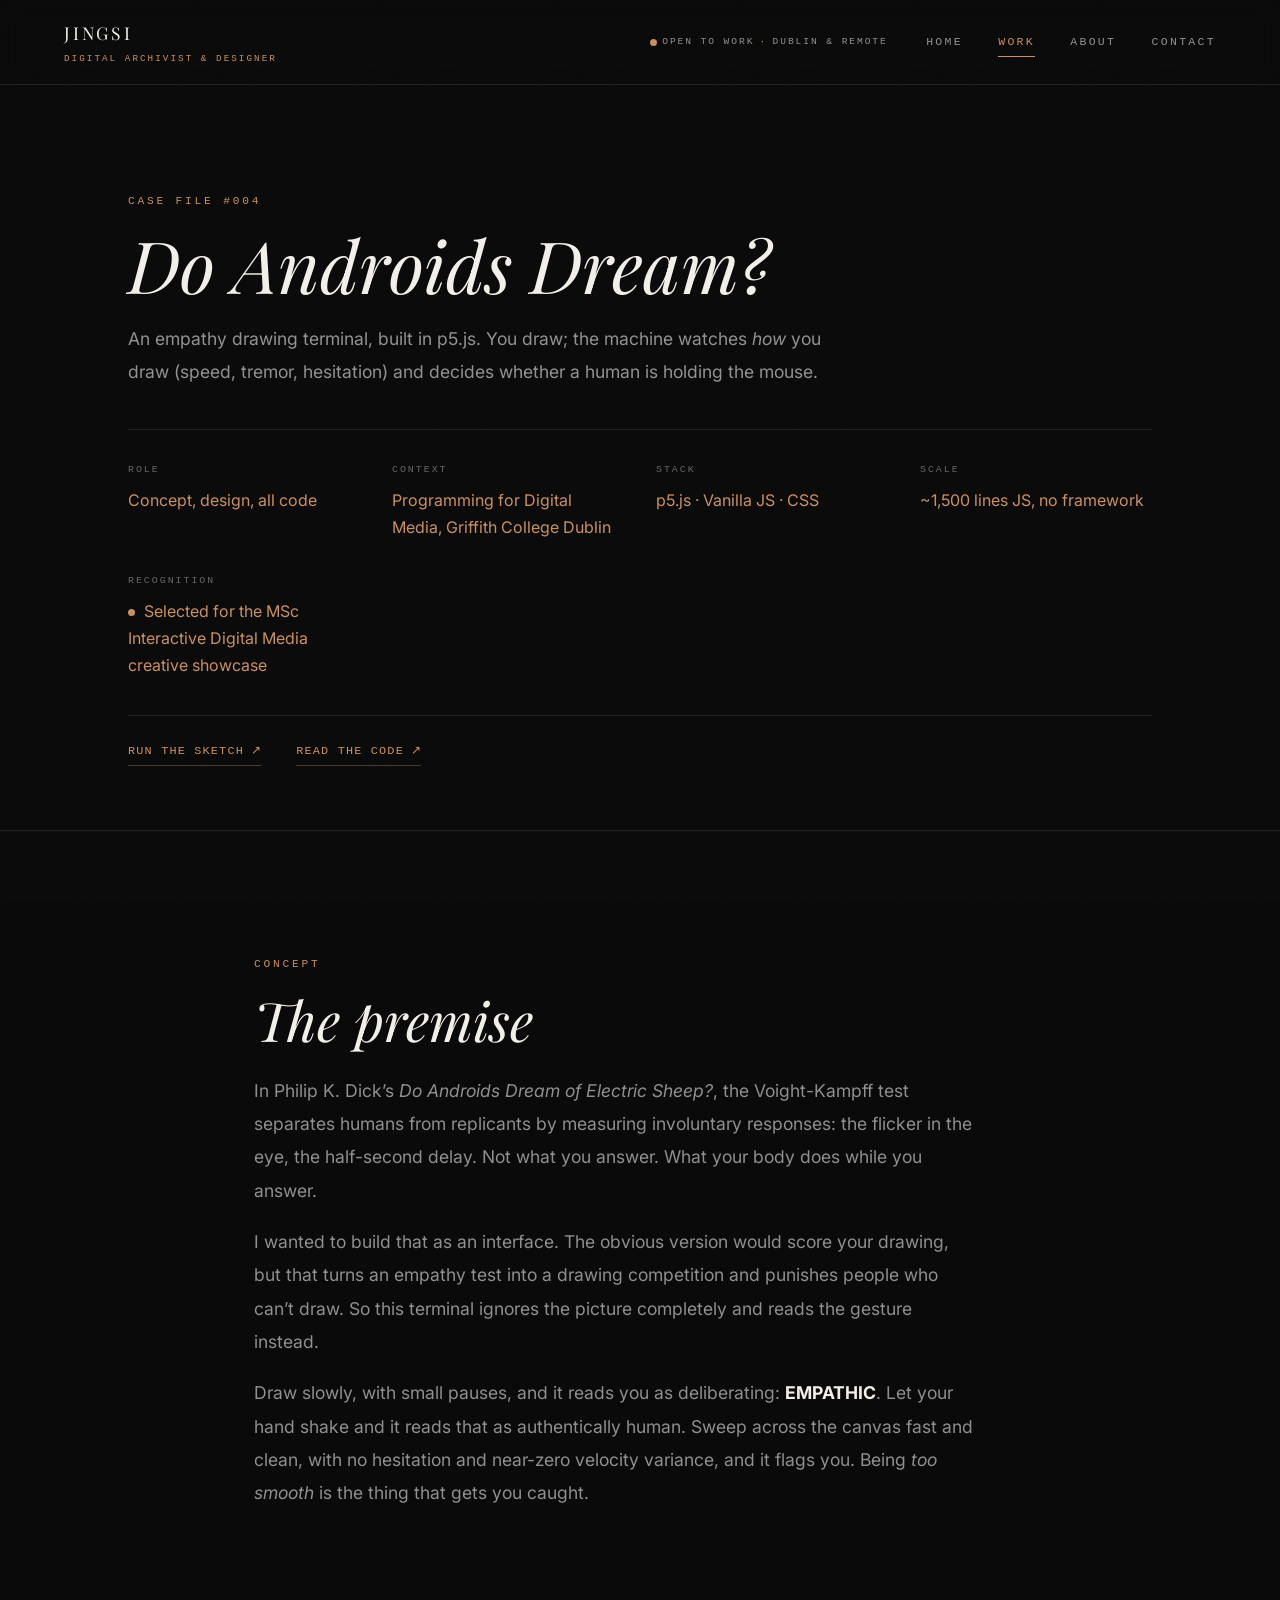
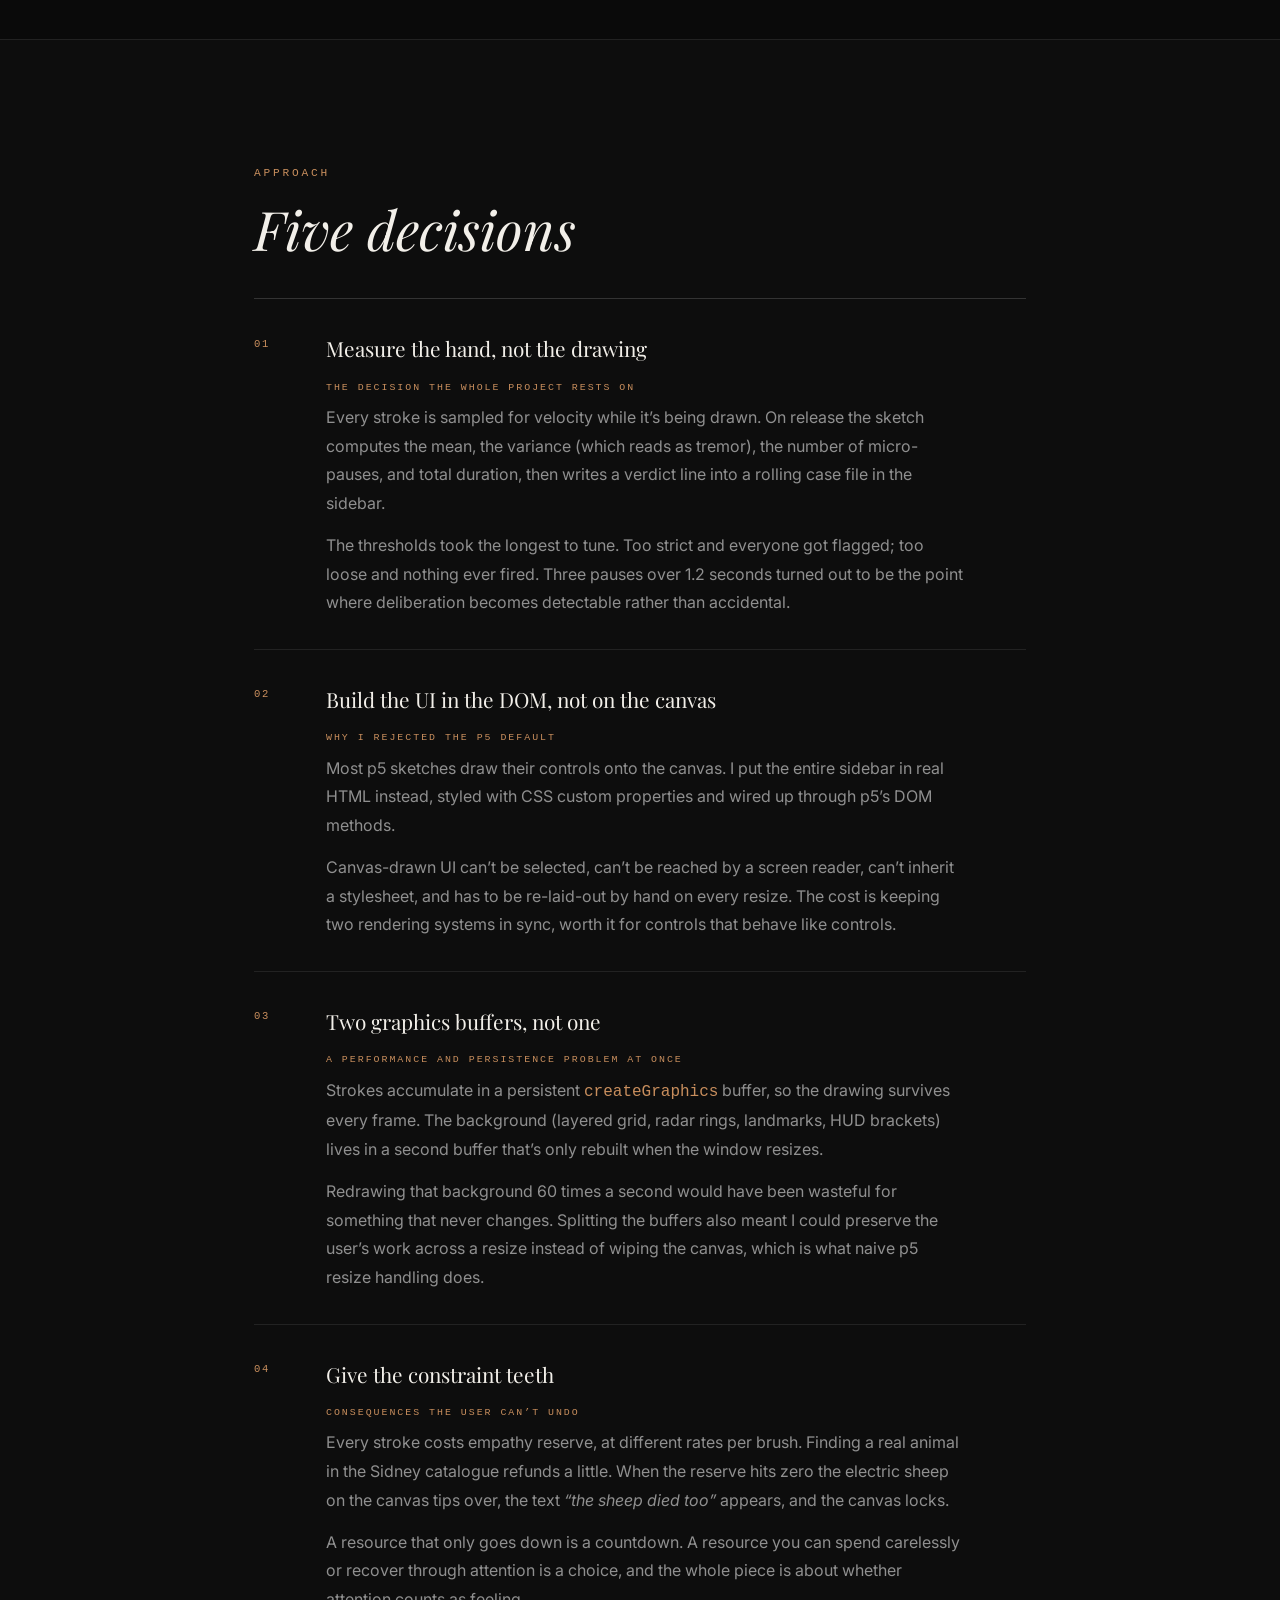
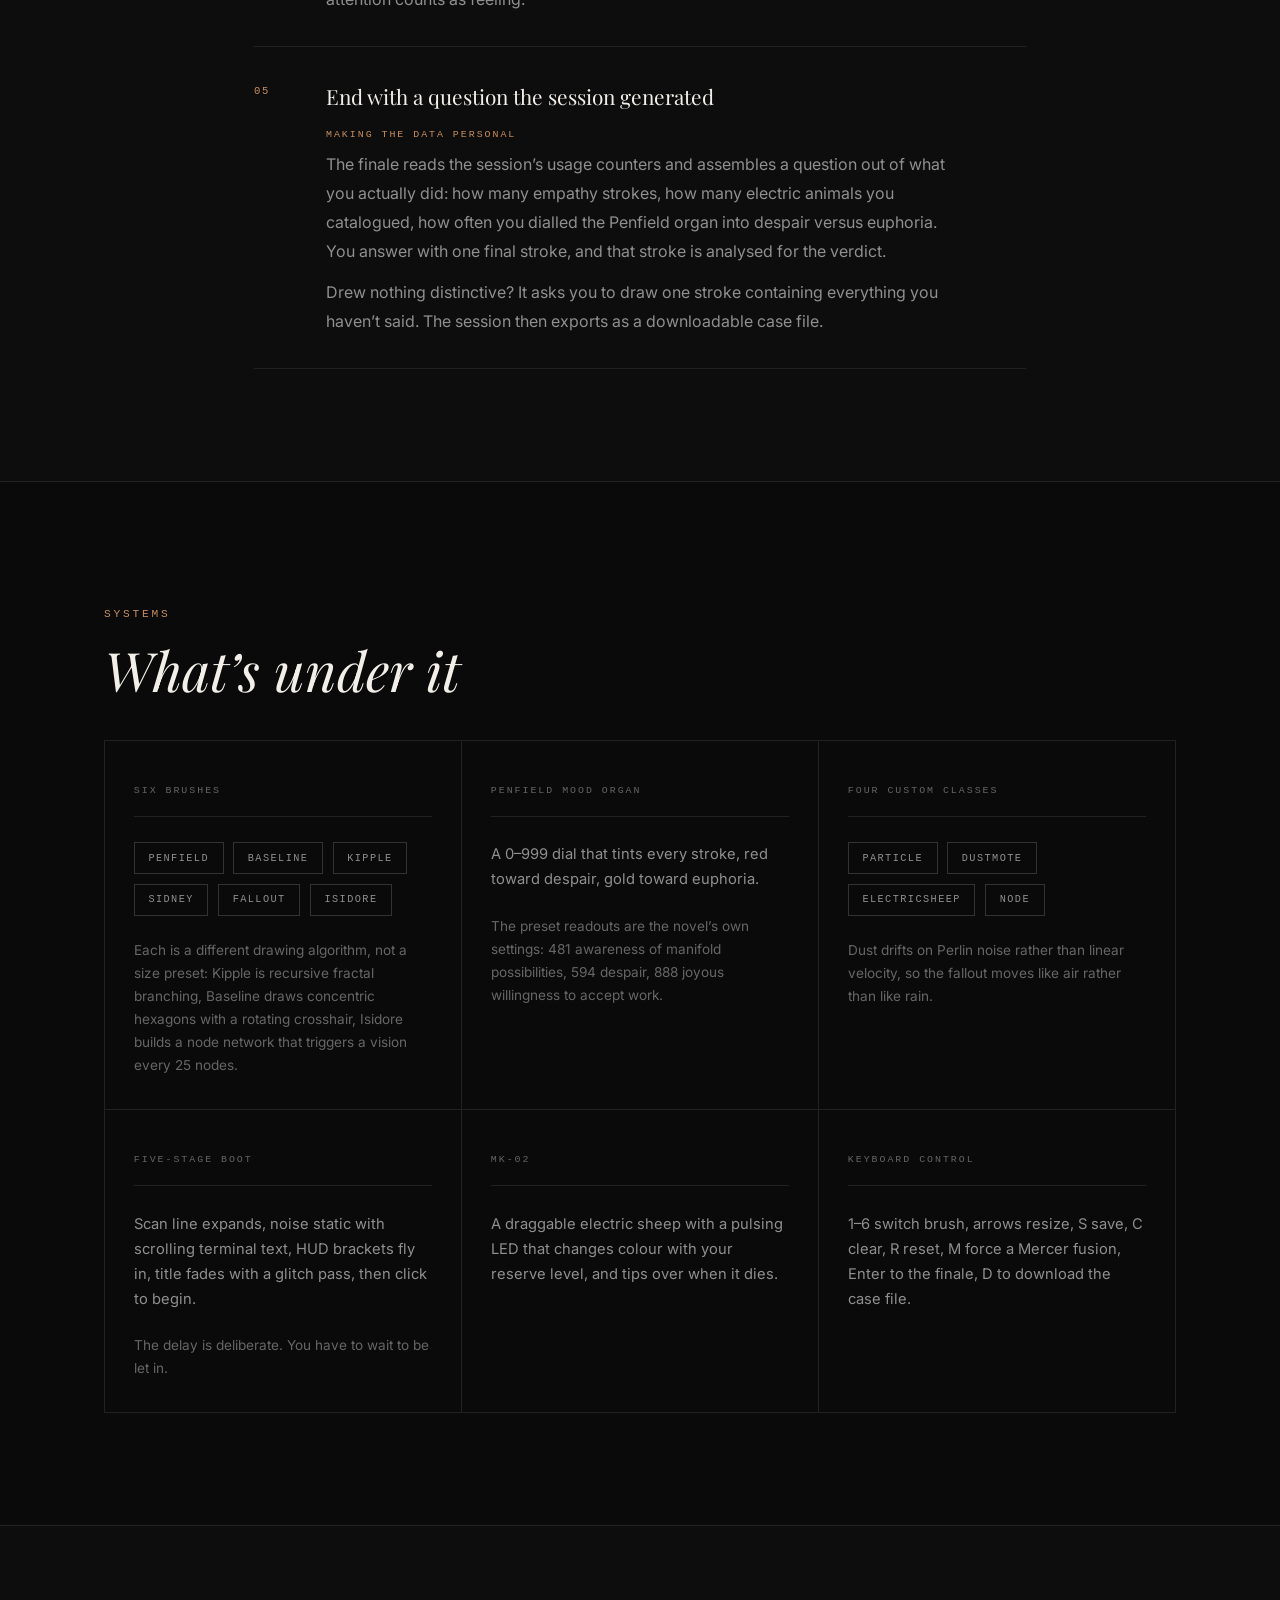
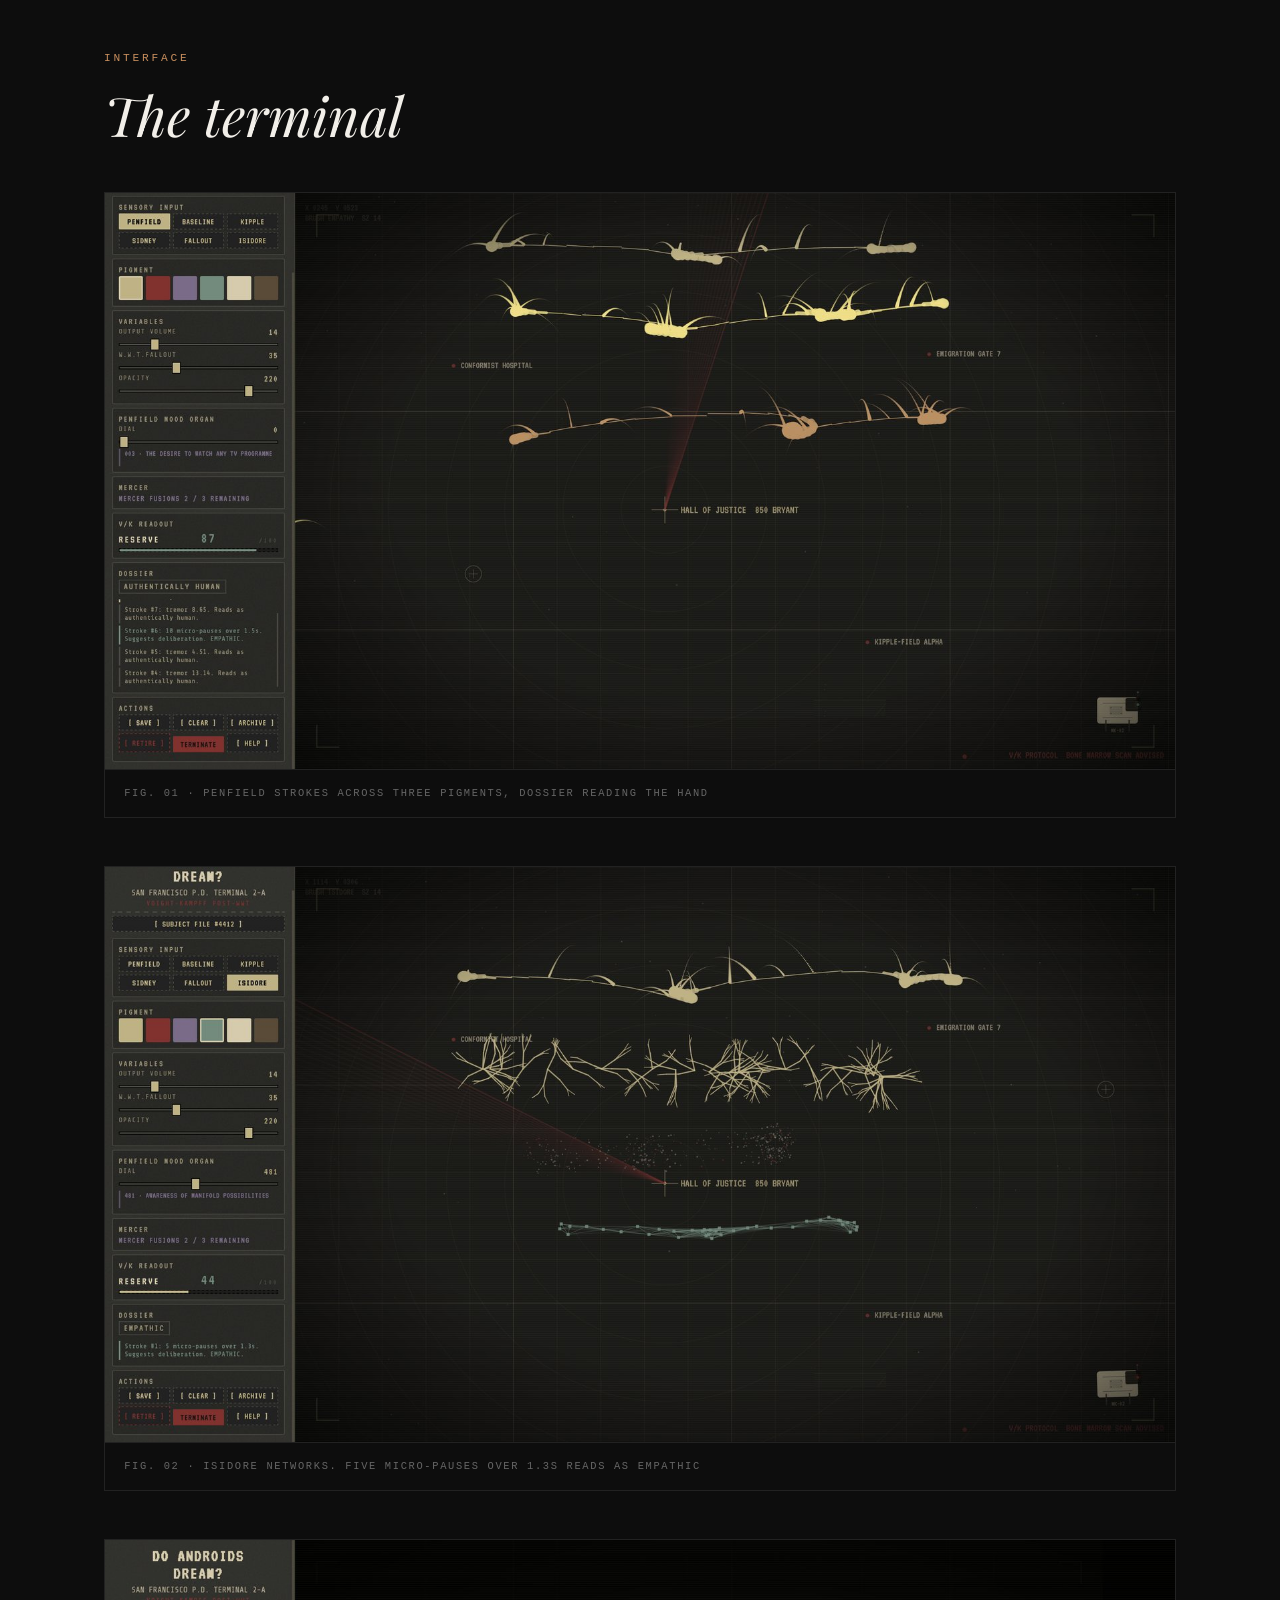
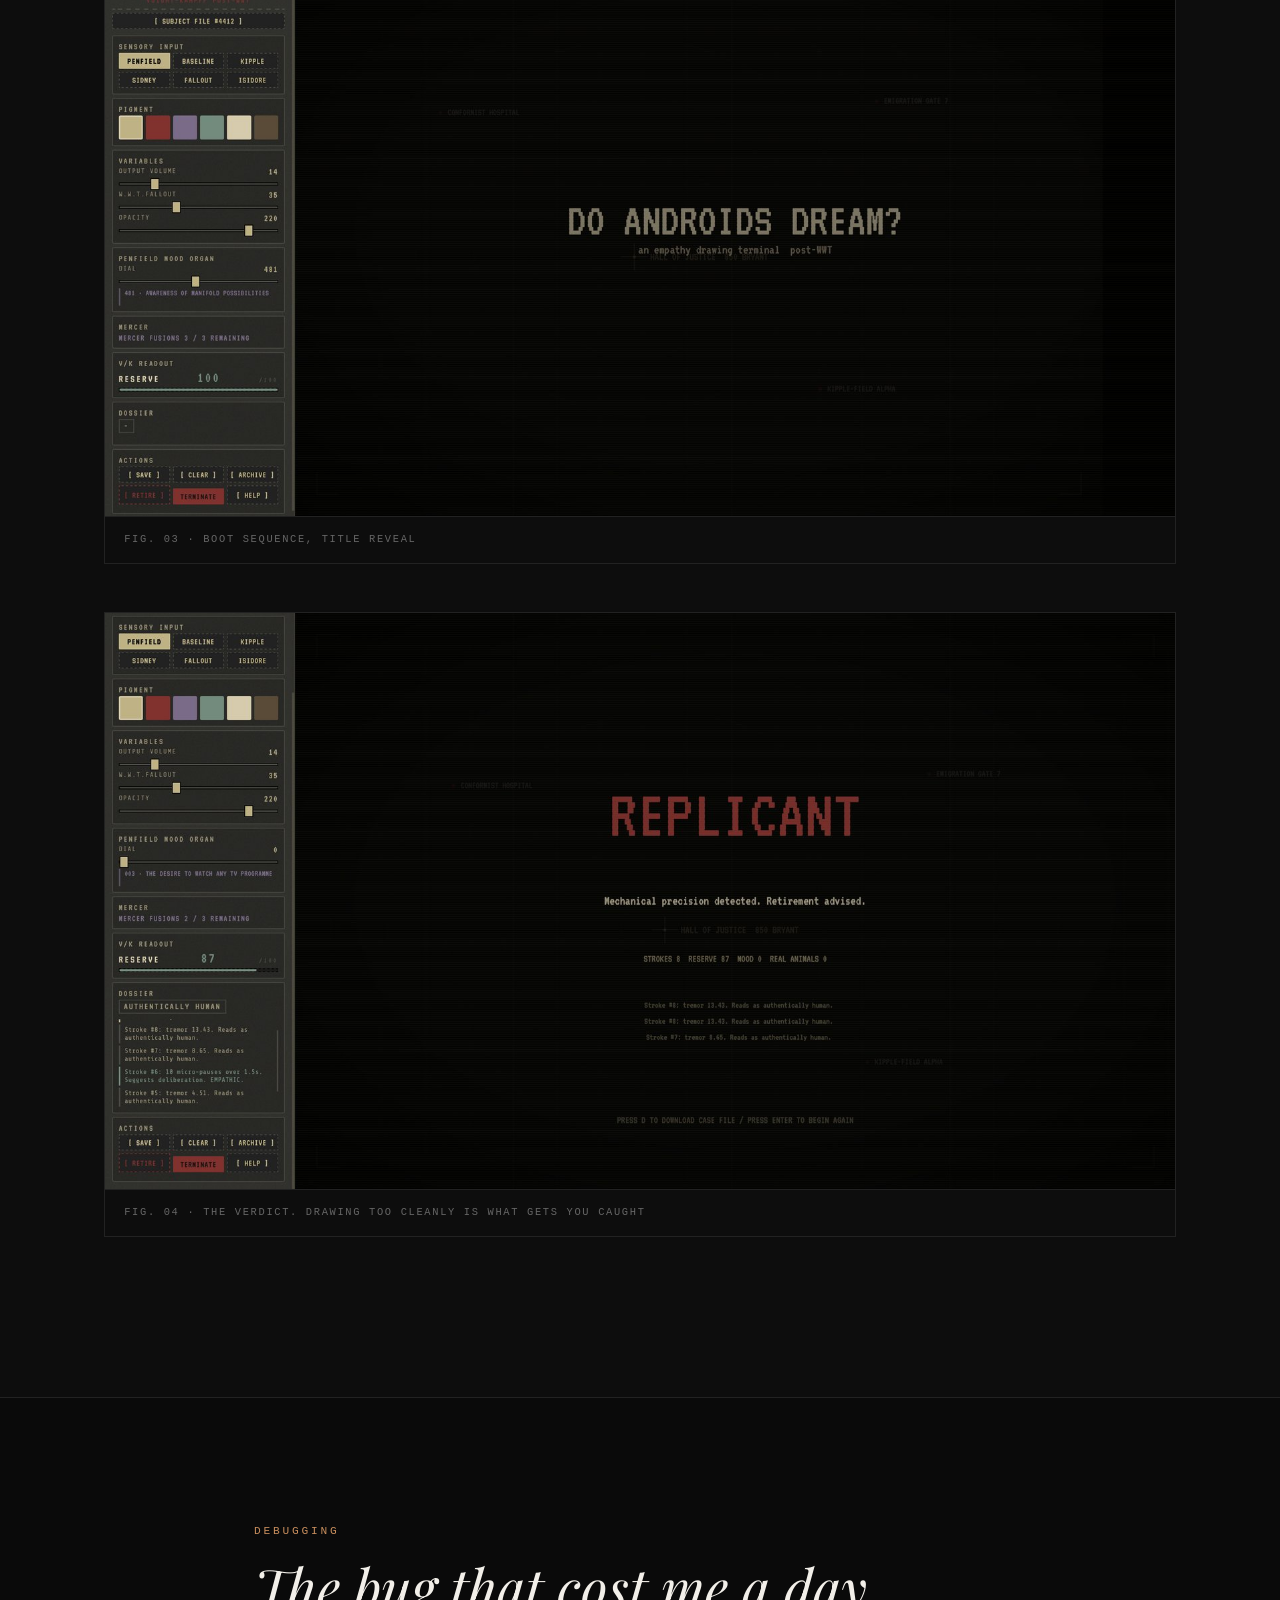
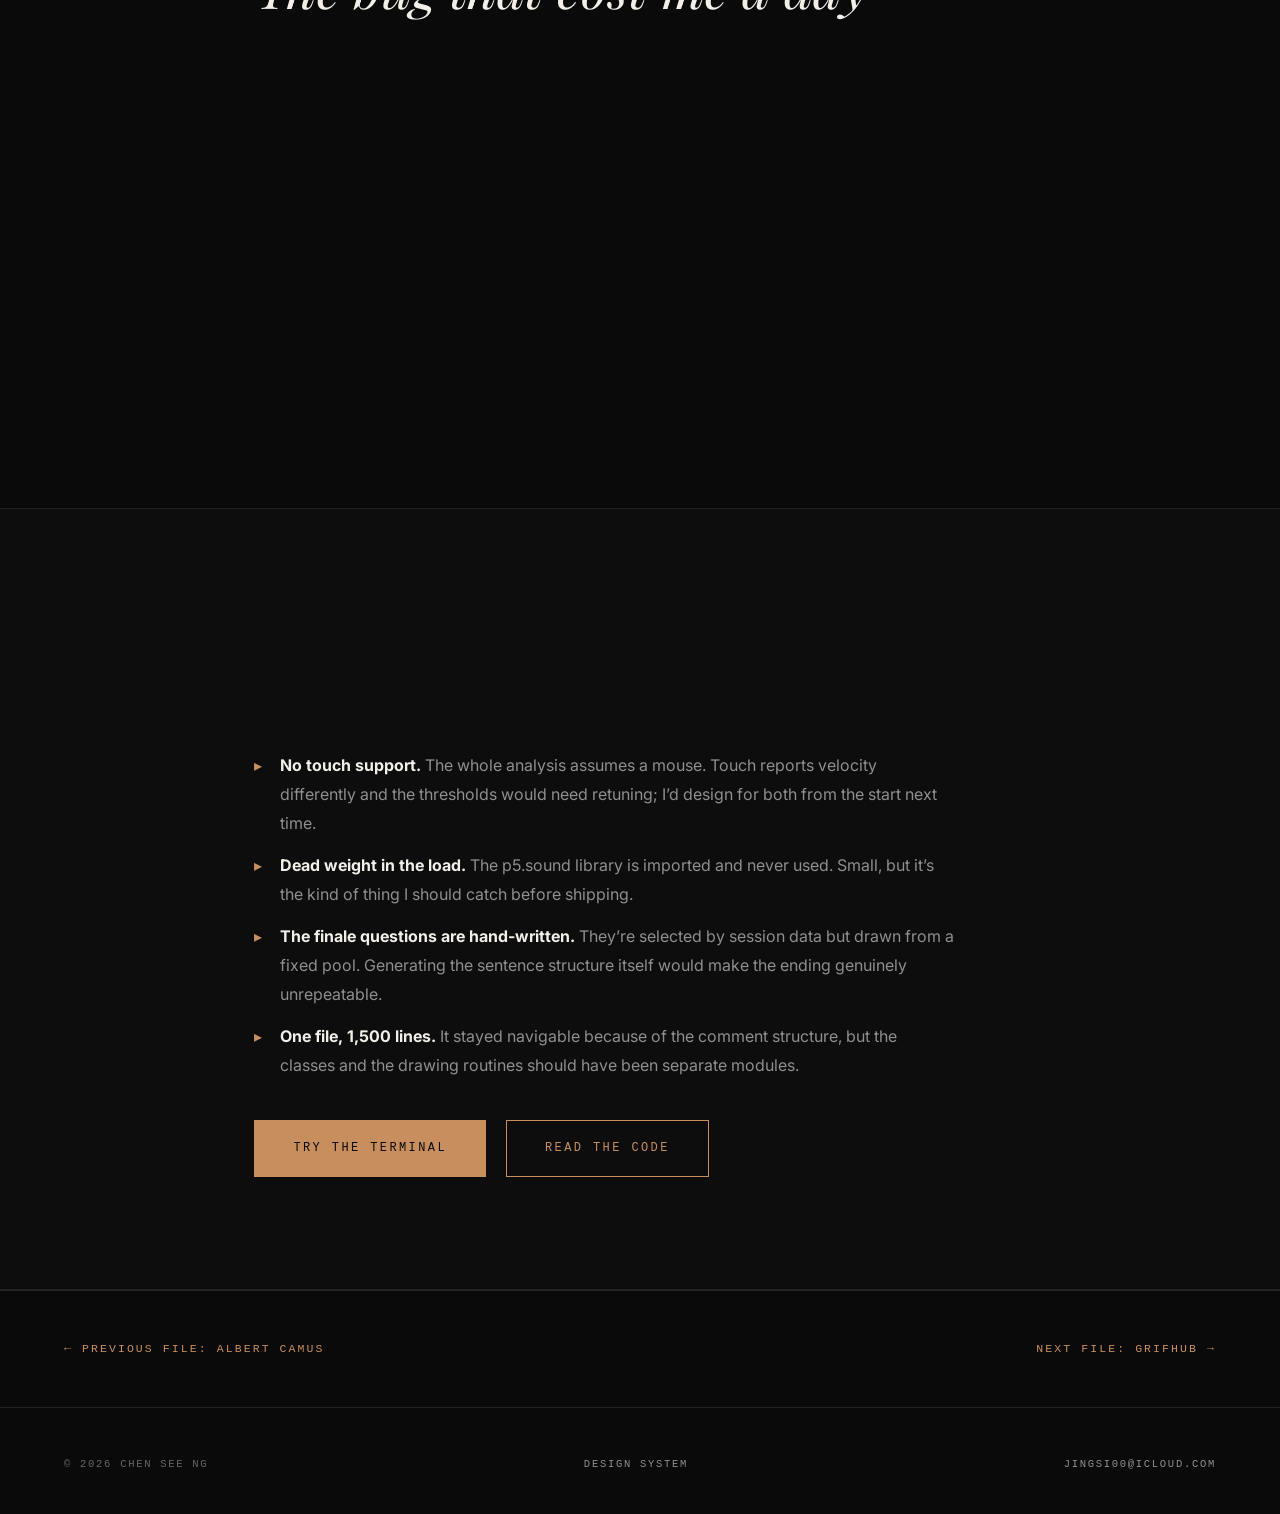
<file: project-androids.html>
<!DOCTYPE html>
<html lang="en">
<head>
<meta charset="UTF-8">
<meta name="viewport" content="width=device-width, initial-scale=1">
<title>Do Androids Dream? | Case File #004</title>
<meta name="description" content="An empathy drawing terminal built in p5.js that judges you by how you draw, not what you draw. 1,500 lines of JavaScript, no frameworks.">

<meta property="og:title" content="Do Androids Dream? | An empathy drawing terminal">
<meta property="og:description" content="A Voight-Kampff terminal built in p5.js. The machine measures your hand, not your picture.">
<meta property="og:type" content="website">
<meta name="twitter:card" content="summary_large_image">

<link rel="icon" href="favicon.svg" type="image/svg+xml">
<link rel="preconnect" href="https://fonts.googleapis.com">
<link rel="preconnect" href="https://fonts.gstatic.com" crossorigin>
<link href="https://fonts.googleapis.com/css2?family=Playfair+Display:ital,wght@0,400;0,500;1,400;1,500&family=Inter:wght@400;500&display=swap" rel="stylesheet">

<link rel="stylesheet" href="style.css">
</head>
<body>

<div class="progress"></div>

<header class="site-header">
  <a class="brand" href="index.html">
    <span class="brand__name">JINGSI</span>
    <span class="brand__role">Digital Archivist &amp; Designer</span>
  </a>

  <span class="site-status"><span class="status-dot"></span>Open to work <b>&middot;</b> Dublin &amp; remote</span>

  <button class="nav-toggle" aria-expanded="false" aria-controls="nav">
    <span>Menu</span>
    <span class="nav-toggle__bars" aria-hidden="true"><i></i><i></i></span>
  </button>
  <nav class="nav" id="nav" aria-label="Main">
    <a href="index.html">Home</a>
    <a href="work.html" aria-current="page">Work</a>
    <a href="about.html">About</a>
    <a href="contact.html">Contact</a>
  </nav>
</header>

<main>

  <section class="case-hero">
    <div class="container">
      <p class="section-label">Case File #004</p>
      <h1 class="case-hero__title">Do Androids Dream?</h1>
      <p class="lead">
        An empathy drawing terminal, built in p5.js. You draw; the machine watches
        <em>how</em> you draw (speed, tremor, hesitation) and decides whether a
        human is holding the mouse.
      </p>

      <div class="meta-grid">
        <div class="meta-item">
          <span class="meta-item__label">Role</span>
          <span class="meta-item__value">Concept, design, all code</span>
        </div>
        <div class="meta-item">
          <span class="meta-item__label">Context</span>
          <span class="meta-item__value">Programming for Digital Media, Griffith College Dublin</span>
        </div>
        <div class="meta-item">
          <span class="meta-item__label">Stack</span>
          <span class="meta-item__value">p5.js · Vanilla JS · CSS</span>
        </div>
        <div class="meta-item">
          <span class="meta-item__label">Scale</span>
          <span class="meta-item__value">~1,500 lines JS, no framework</span>
        </div>
        <div class="meta-item">
          <span class="meta-item__label">Recognition</span>
                    <span class="meta-item__value"><span class="status-dot"></span>Selected for the MSc Interactive Digital Media creative showcase</span>
        </div>
      </div>

      <div class="case-live">
        <a href="https://editor.p5js.org/jingsi-ng/full/mrbaqk-om" target="_blank" rel="noopener">Run the sketch</a>
        <a href="https://editor.p5js.org/jingsi-ng/sketches/mrbaqk-om" target="_blank" rel="noopener">Read the code</a>
      </div>

    </div>
  </section>

    <section class="section">
    <div class="container container--narrow">
      <p class="section-label">Concept</p>
      <h2 class="section-title">The premise</h2>
      <p class="lead">
        In Philip K. Dick&rsquo;s <em>Do Androids Dream of Electric Sheep?</em>, the
        Voight-Kampff test separates humans from replicants by measuring involuntary
        responses: the flicker in the eye, the half-second delay. Not what you
        answer. What your body does while you answer.
      </p>
      <p class="lead">
        I wanted to build that as an interface. The obvious version would score your
        drawing, but that turns an empathy test into a drawing competition and
        punishes people who can&rsquo;t draw. So this terminal ignores the picture
        completely and reads the gesture instead.
      </p>
      <p class="lead">
        Draw slowly, with small pauses, and it reads you as deliberating: <strong style="color:var(--text);">EMPATHIC</strong>. Let your hand shake and
        it reads that as authentically human. Sweep across the canvas fast and clean,
        with no hesitation and near-zero velocity variance, and it flags you. Being
        <em>too smooth</em> is the thing that gets you caught.
      </p>
    </div>
  </section>

    <section class="section section--alt">
    <div class="container container--narrow">
      <p class="section-label">Approach</p>
      <h2 class="section-title">Five decisions</h2>

      <div class="decisions">

        <div class="decision">
          <span class="decision__no">01</span>
          <div>
            <h3>Measure the hand, not the drawing</h3>
            <span class="why">The decision the whole project rests on</span>
            <p>
              Every stroke is sampled for velocity while it&rsquo;s being drawn. On
              release the sketch computes the mean, the variance (which reads as
              tremor), the number of micro-pauses, and total duration, then writes a
              verdict line into a rolling case file in the sidebar.
            </p>
            <p>
              The thresholds took the longest to tune. Too strict and everyone got
              flagged; too loose and nothing ever fired. Three pauses over 1.2
              seconds turned out to be the point where deliberation becomes
              detectable rather than accidental.
            </p>
          </div>
        </div>

        <div class="decision">
          <span class="decision__no">02</span>
          <div>
            <h3>Build the UI in the DOM, not on the canvas</h3>
            <span class="why">Why I rejected the p5 default</span>
            <p>
              Most p5 sketches draw their controls onto the canvas. I put the entire
              sidebar in real HTML instead, styled with CSS custom properties and
              wired up through p5&rsquo;s DOM methods.
            </p>
            <p>
              Canvas-drawn UI can&rsquo;t be selected, can&rsquo;t be reached by a
              screen reader, can&rsquo;t inherit a stylesheet, and has to be
              re-laid-out by hand on every resize. The cost is keeping two rendering
              systems in sync, worth it for controls that behave like controls.
            </p>
          </div>
        </div>

        <div class="decision">
          <span class="decision__no">03</span>
          <div>
            <h3>Two graphics buffers, not one</h3>
            <span class="why">A performance and persistence problem at once</span>
            <p>
              Strokes accumulate in a persistent <code style="font-family:var(--mono); color:var(--gold);">createGraphics</code>
              buffer, so the drawing survives every frame. The background (layered
              grid, radar rings, landmarks, HUD brackets) lives in a second buffer
              that&rsquo;s only rebuilt when the window resizes.
            </p>
            <p>
              Redrawing that background 60 times a second would have been wasteful
              for something that never changes. Splitting the buffers also meant I
              could preserve the user&rsquo;s work across a resize instead of
              wiping the canvas, which is what naive p5 resize handling does.
            </p>
          </div>
        </div>

        <div class="decision">
          <span class="decision__no">04</span>
          <div>
            <h3>Give the constraint teeth</h3>
            <span class="why">Consequences the user can&rsquo;t undo</span>
            <p>
              Every stroke costs empathy reserve, at different rates per brush.
              Finding a real animal in the Sidney catalogue refunds a little. When
              the reserve hits zero the electric sheep on the canvas tips over, the
              text <em>&ldquo;the sheep died too&rdquo;</em> appears, and the canvas
              locks.
            </p>
            <p>
              A resource that only goes down is a countdown. A resource you can spend
              carelessly or recover through attention is a choice, and the whole
              piece is about whether attention counts as feeling.
            </p>
          </div>
        </div>

        <div class="decision">
          <span class="decision__no">05</span>
          <div>
            <h3>End with a question the session generated</h3>
            <span class="why">Making the data personal</span>
            <p>
              The finale reads the session&rsquo;s usage counters and assembles a
              question out of what you actually did: how many empathy strokes, how
              many electric animals you catalogued, how often you dialled the Penfield
              organ into despair versus euphoria. You answer with one final stroke,
              and that stroke is analysed for the verdict.
            </p>
            <p>
              Drew nothing distinctive? It asks you to draw one stroke containing
              everything you haven&rsquo;t said. The session then exports as a
              downloadable case file.
            </p>
          </div>
        </div>

      </div>
    </div>
  </section>

    <section class="section">
    <div class="container">
      <p class="section-label">Systems</p>
      <h2 class="section-title">What&rsquo;s under it</h2>

      <div class="spec-shelf">
        <div class="spec-cell">
          <p class="spec-cell__label">Six brushes</p>
          <div class="tags">
            <span class="tag">Penfield</span>
            <span class="tag">Baseline</span>
            <span class="tag">Kipple</span>
            <span class="tag">Sidney</span>
            <span class="tag">Fallout</span>
            <span class="tag">Isidore</span>
          </div>
          <p class="spec-cell__note">
            Each is a different drawing algorithm, not a size preset: Kipple is
            recursive fractal branching, Baseline draws concentric hexagons with a
            rotating crosshair, Isidore builds a node network that triggers a vision
            every 25 nodes.
          </p>
        </div>

        <div class="spec-cell">
          <p class="spec-cell__label">Penfield Mood Organ</p>
          <p style="margin:0; color:var(--muted); font-size:.92rem; line-height:1.7;">
            A 0–999 dial that tints every stroke, red toward despair, gold toward
            euphoria.
          </p>
          <p class="spec-cell__note">
            The preset readouts are the novel&rsquo;s own settings: 481 awareness of
            manifold possibilities, 594 despair, 888 joyous willingness to accept work.
          </p>
        </div>

        <div class="spec-cell">
          <p class="spec-cell__label">Four custom classes</p>
          <div class="tags">
            <span class="tag">Particle</span>
            <span class="tag">DustMote</span>
            <span class="tag">ElectricSheep</span>
            <span class="tag">Node</span>
          </div>
          <p class="spec-cell__note">
            Dust drifts on Perlin noise rather than linear velocity, so the fallout
            moves like air rather than like rain.
          </p>
        </div>

        <div class="spec-cell">
          <p class="spec-cell__label">Five-stage boot</p>
          <p style="margin:0; color:var(--muted); font-size:.92rem; line-height:1.7;">
            Scan line expands, noise static with scrolling terminal text, HUD brackets
            fly in, title fades with a glitch pass, then click to begin.
          </p>
          <p class="spec-cell__note">
            The delay is deliberate. You have to wait to be let in.
          </p>
        </div>

        <div class="spec-cell">
          <p class="spec-cell__label">MK-02</p>
          <p style="margin:0; color:var(--muted); font-size:.92rem; line-height:1.7;">
            A draggable electric sheep with a pulsing LED that changes colour with
            your reserve level, and tips over when it dies.
          </p>
        </div>

        <div class="spec-cell">
          <p class="spec-cell__label">Keyboard control</p>
          <p style="margin:0; color:var(--muted); font-size:.92rem; line-height:1.7;">
            1–6 switch brush, arrows resize, S save, C clear, R reset, M force a
            Mercer fusion, Enter to the finale, D to download the case file.
          </p>
        </div>
      </div>
    </div>
  </section>

    <section class="section section--alt">
    <div class="container">
      <p class="section-label">Interface</p>
      <h2 class="section-title">The terminal</h2>

      <div style="margin-top:3rem;">
        <figure class="case-figure">
          <img src="images/androids-01.jpg" alt="Terminal with several coloured Penfield strokes and a dossier listing verdicts" loading="lazy">
          <figcaption>Fig. 01 · Penfield strokes across three pigments, dossier reading the hand</figcaption>
        </figure>
        <figure class="case-figure">
          <img src="images/androids-02.jpg" alt="Isidore brush node networks on the canvas with an EMPATHIC verdict in the sidebar" loading="lazy">
          <figcaption>Fig. 02 · Isidore networks. Five micro-pauses over 1.3s reads as EMPATHIC</figcaption>
        </figure>
        <figure class="case-figure">
          <img src="images/androids-03.jpg" alt="Boot sequence title reading Do Androids Dream, an empathy drawing terminal" loading="lazy">
          <figcaption>Fig. 03 · Boot sequence, title reveal</figcaption>
        </figure>
        <figure class="case-figure">
          <img src="images/androids-04.jpg" alt="Final verdict screen reading REPLICANT, mechanical precision detected, retirement advised" loading="lazy">
          <figcaption>Fig. 04 · The verdict. Drawing too cleanly is what gets you caught</figcaption>
        </figure>

      </div>
    </div>
  </section>

    <section class="section">
    <div class="container container--narrow">
      <p class="section-label">Debugging</p>
      <h2 class="section-title">The bug that cost me a day</h2>
      <p class="lead">
        Fading particles came out solid. Passing a
        <code style="font-family:var(--mono); color:var(--gold);">p5.Color</code>
        object into <code style="font-family:var(--mono); color:var(--gold);">fill()</code>
        with an alpha argument doesn&rsquo;t reliably apply that alpha; the colour
        object carries its own, and mine won.
      </p>
      <p class="lead">
        The fix was to stop passing colour objects around and pull the channels apart
        by hand: read red, green and blue off the source colour, then rebuild it with
        the alpha I actually wanted. Every fading element in the sketch does this now.
      </p>
      <p class="lead">
        Worth including here because this is the shape of most real front-end
        debugging: not a logic error, but an assumption about how a library behaves
        that turns out to be slightly wrong.
      </p>
    </div>
  </section>

    <section class="section section--alt">
    <div class="container container--narrow">
      <p class="section-label">Reflection</p>
      <h2 class="section-title">What I&rsquo;d change</h2>

      <ul class="case-list">
        <li><strong style="color:var(--text);">No touch support.</strong> The whole analysis assumes a mouse. Touch reports velocity differently and the thresholds would need retuning; I&rsquo;d design for both from the start next time.</li>
        <li><strong style="color:var(--text);">Dead weight in the load.</strong> The p5.sound library is imported and never used. Small, but it&rsquo;s the kind of thing I should catch before shipping.</li>
        <li><strong style="color:var(--text);">The finale questions are hand-written.</strong> They&rsquo;re selected by session data but drawn from a fixed pool. Generating the sentence structure itself would make the ending genuinely unrepeatable.</li>
        <li><strong style="color:var(--text);">One file, 1,500 lines.</strong> It stayed navigable because of the comment structure, but the classes and the drawing routines should have been separate modules.</li>
      </ul>

      <div style="display:flex; gap:1.2rem; flex-wrap:wrap; margin-top:2.5rem;">
        <a class="btn-primary" href="https://editor.p5js.org/jingsi-ng/full/mrbaqk-om" target="_blank" rel="noopener">Try the terminal</a>
        <a class="btn-ghost" href="https://editor.p5js.org/jingsi-ng/sketches/mrbaqk-om" target="_blank" rel="noopener">Read the code</a>
      </div>
    </div>
  </section>

  <nav class="case-nav" aria-label="Project navigation">
    <a href="project-camus.html">← Previous file: Albert Camus</a>
    <a href="project-grifhub.html">Next file: GrifHub →</a>
  </nav>

</main>

<footer class="site-footer">
  <div class="site-footer__inner">
    <span>© 2026 Chen See Ng</span>
    <span><a href="design-system.html">Design system</a></span>
    <span><a href="contact.html">jingsi00@icloud.com</a></span>
  </div>
</footer>

<script src="main.js"></script>
</body>
</html>
</file>
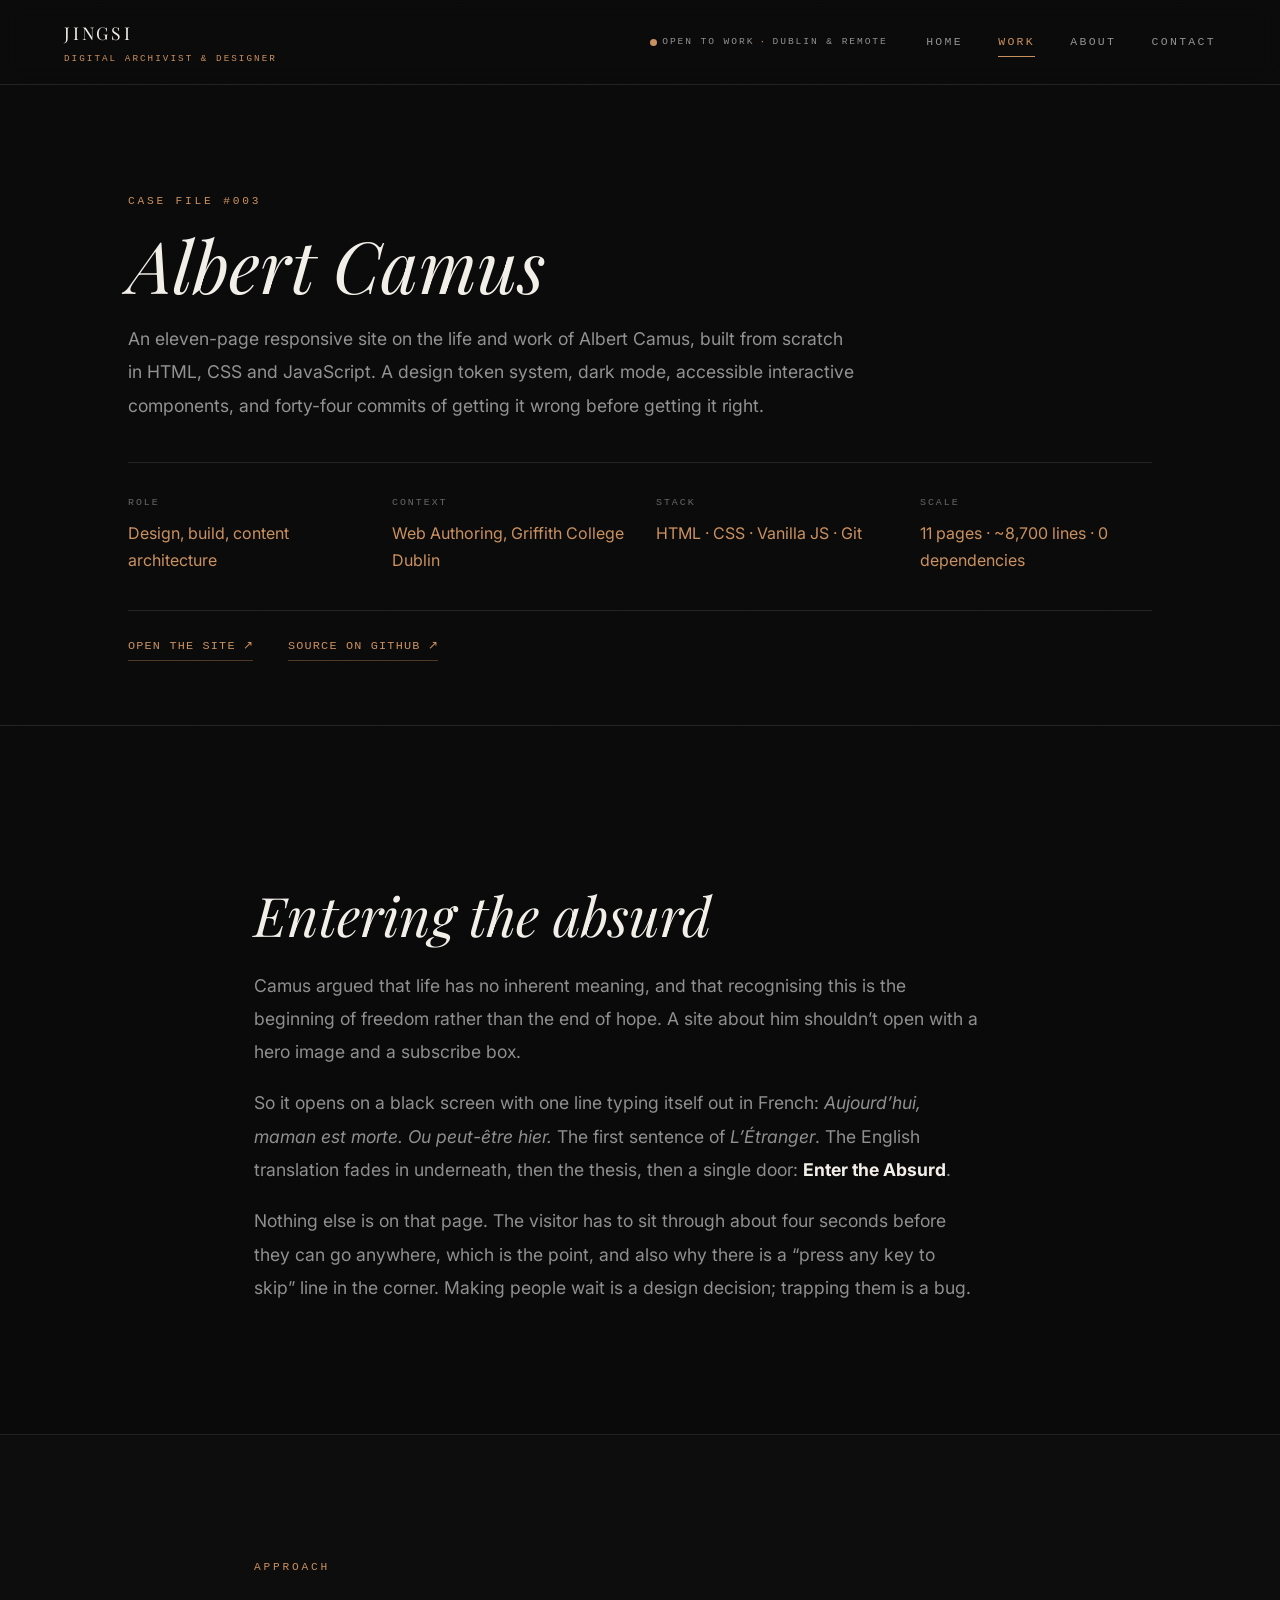
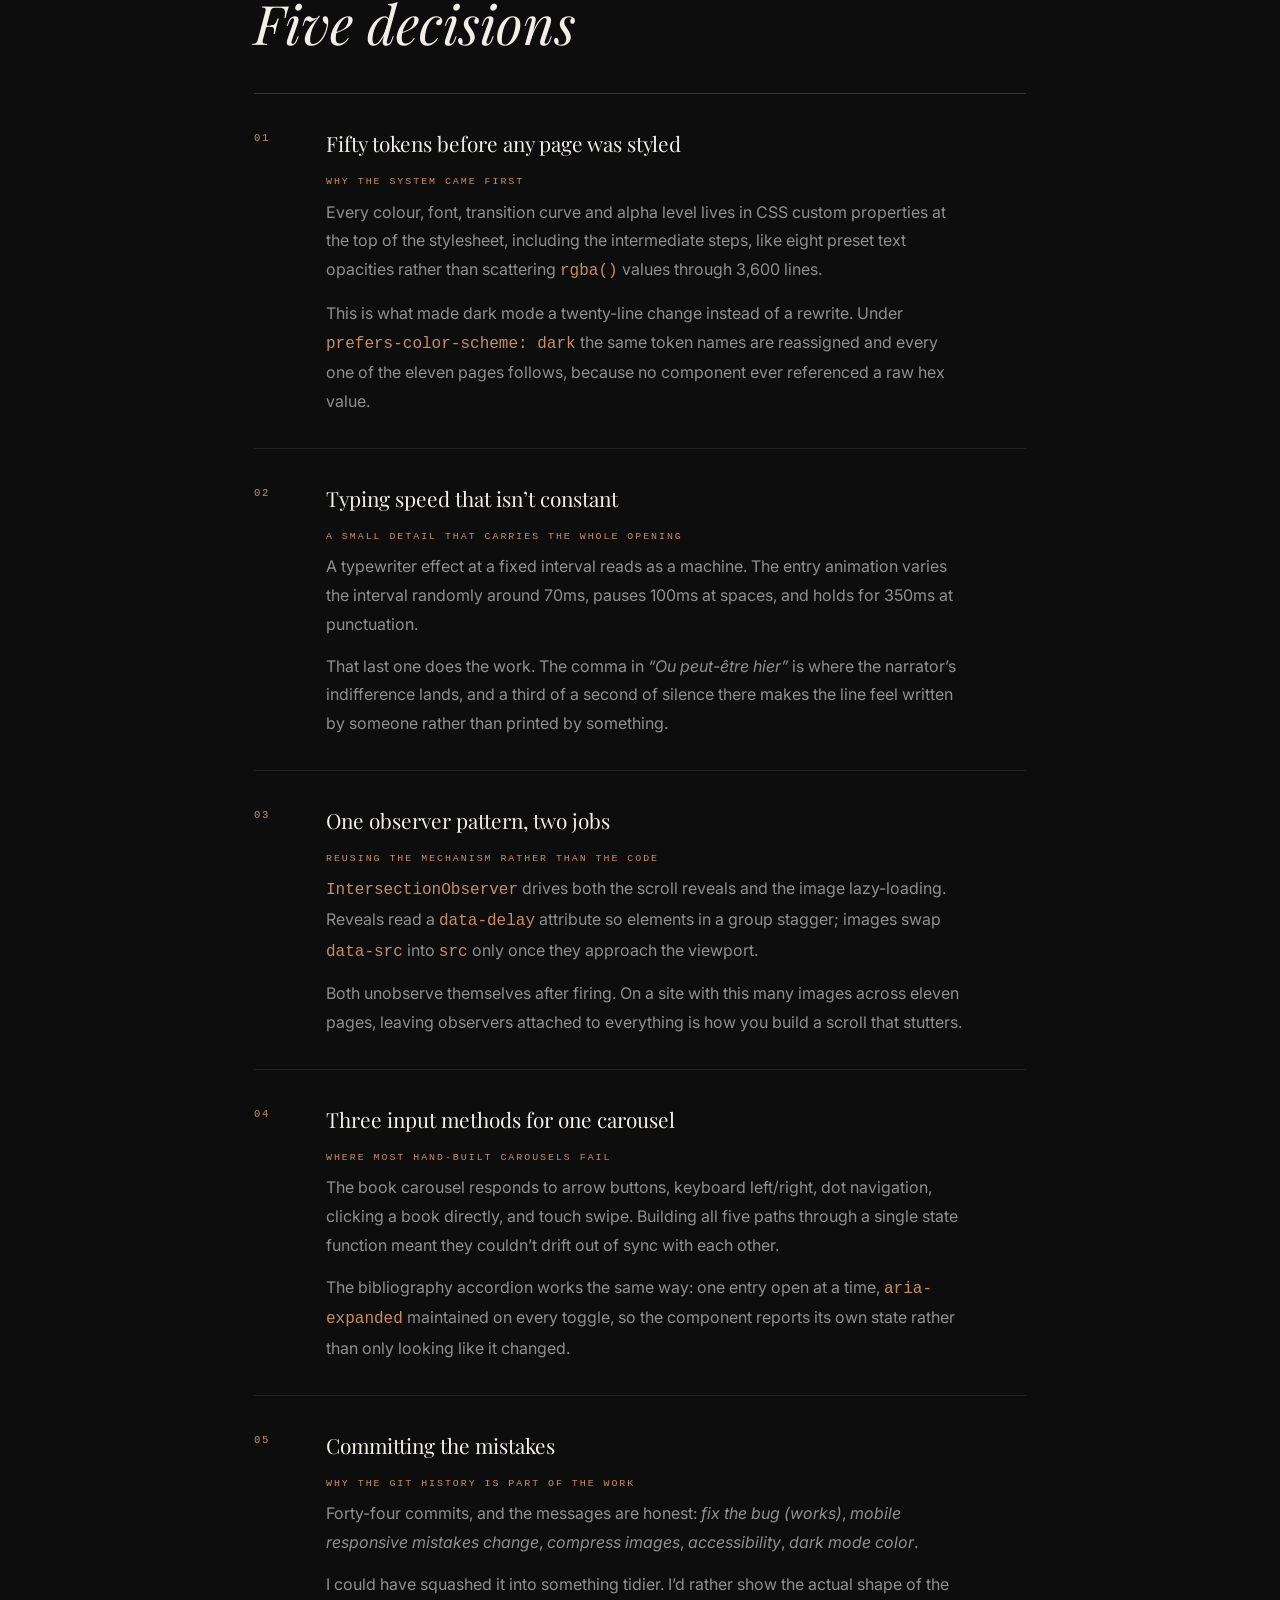
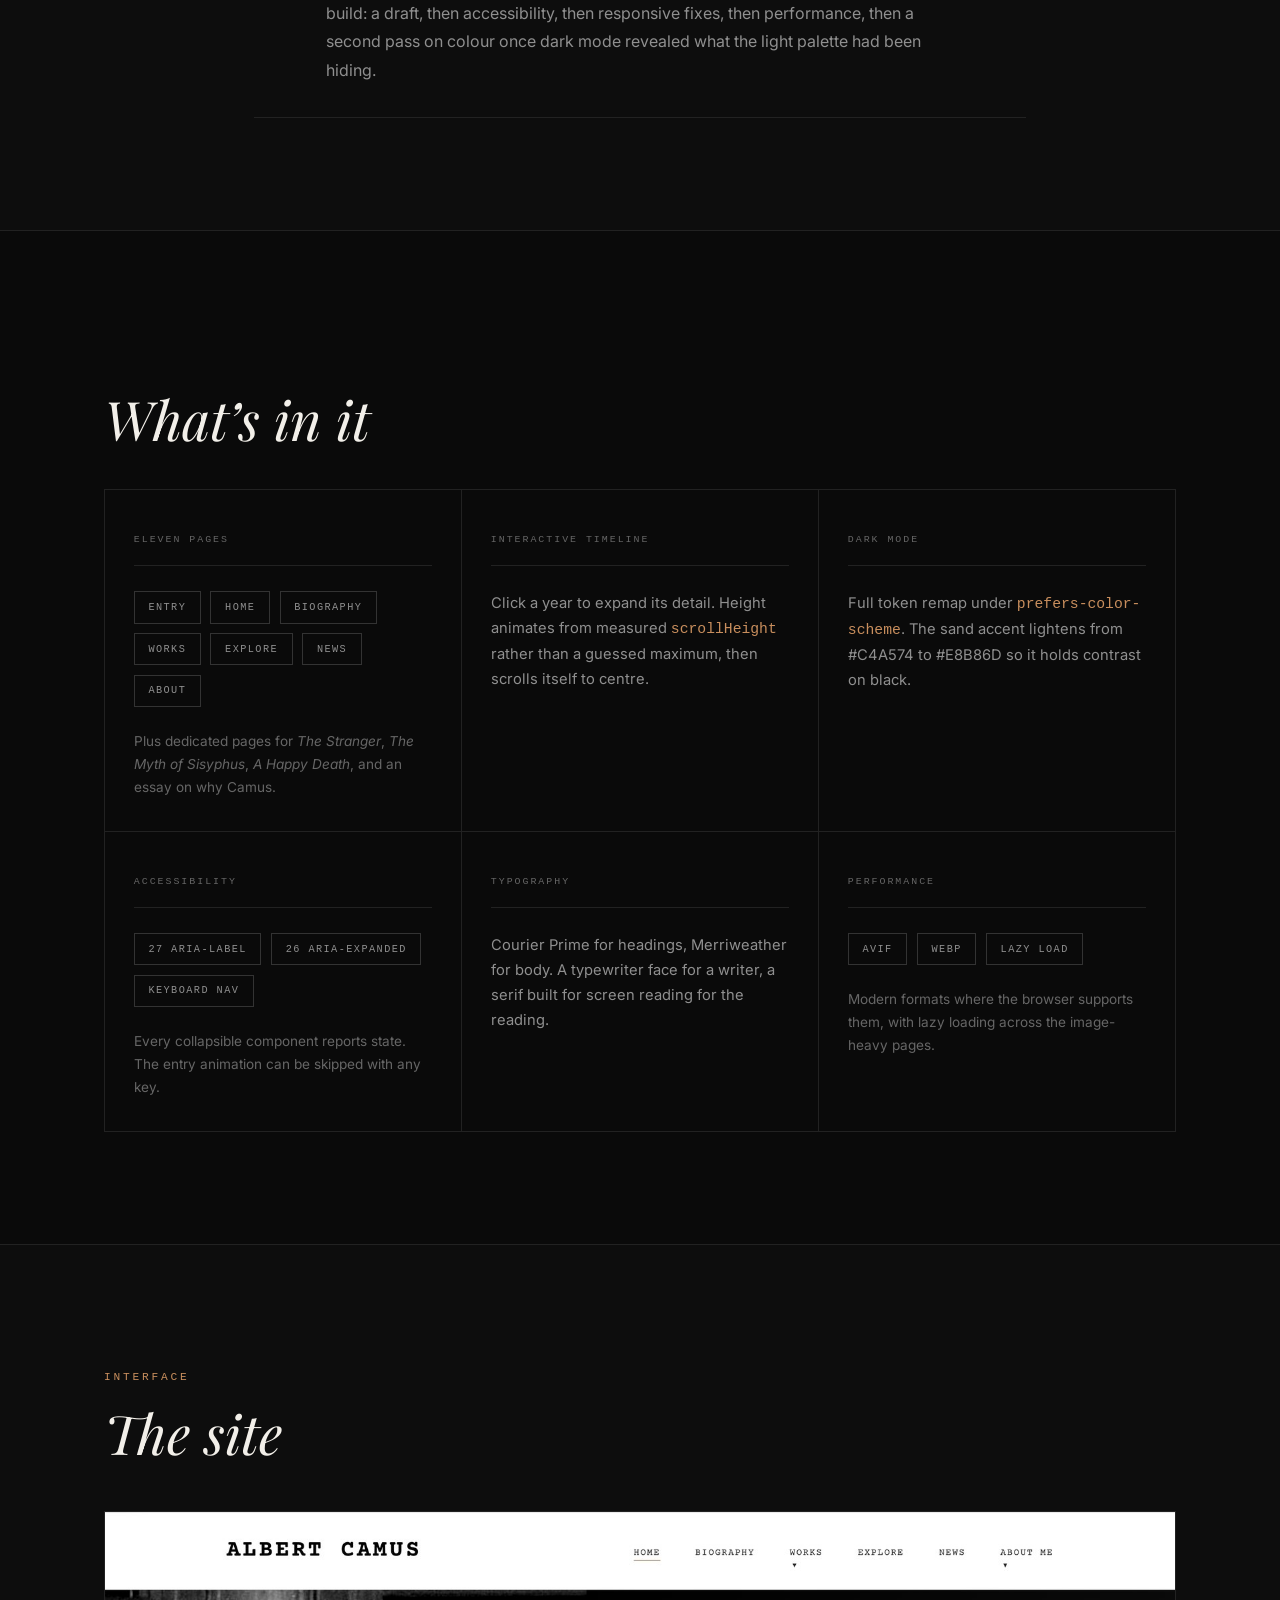
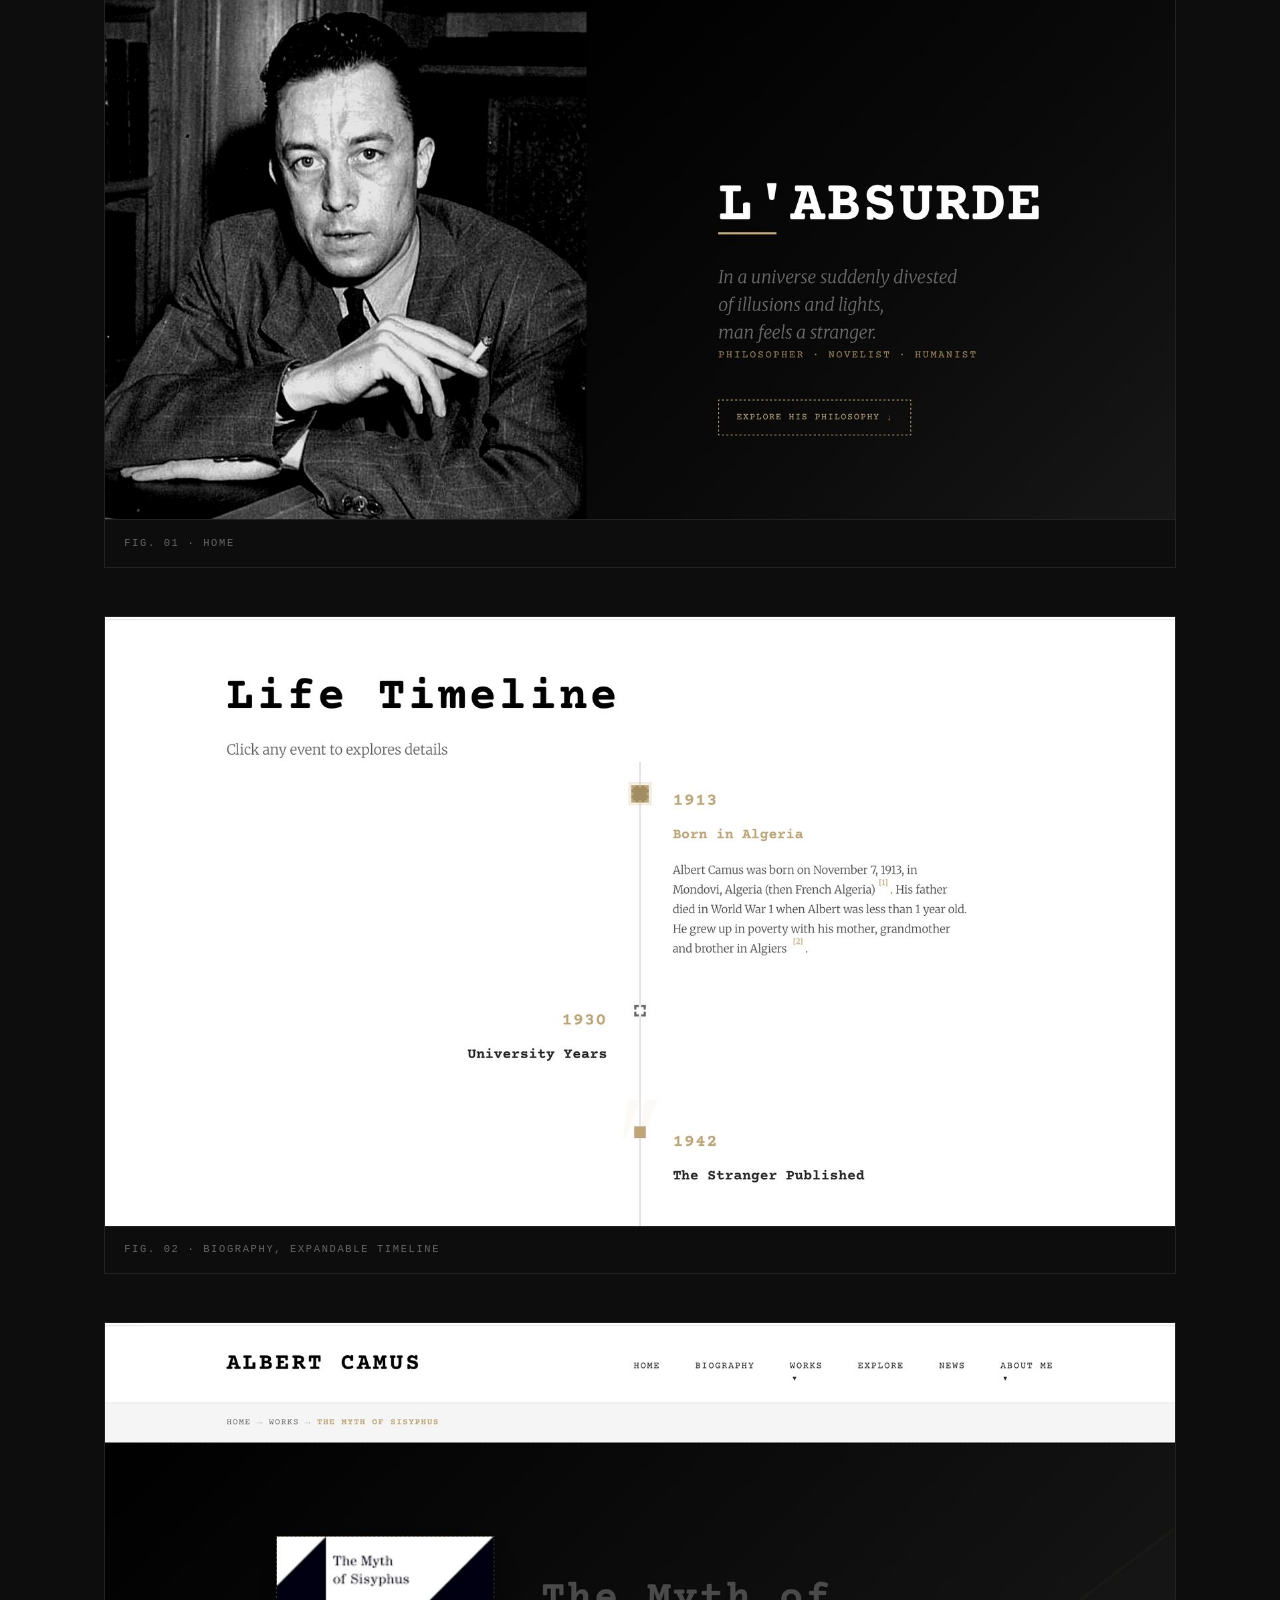
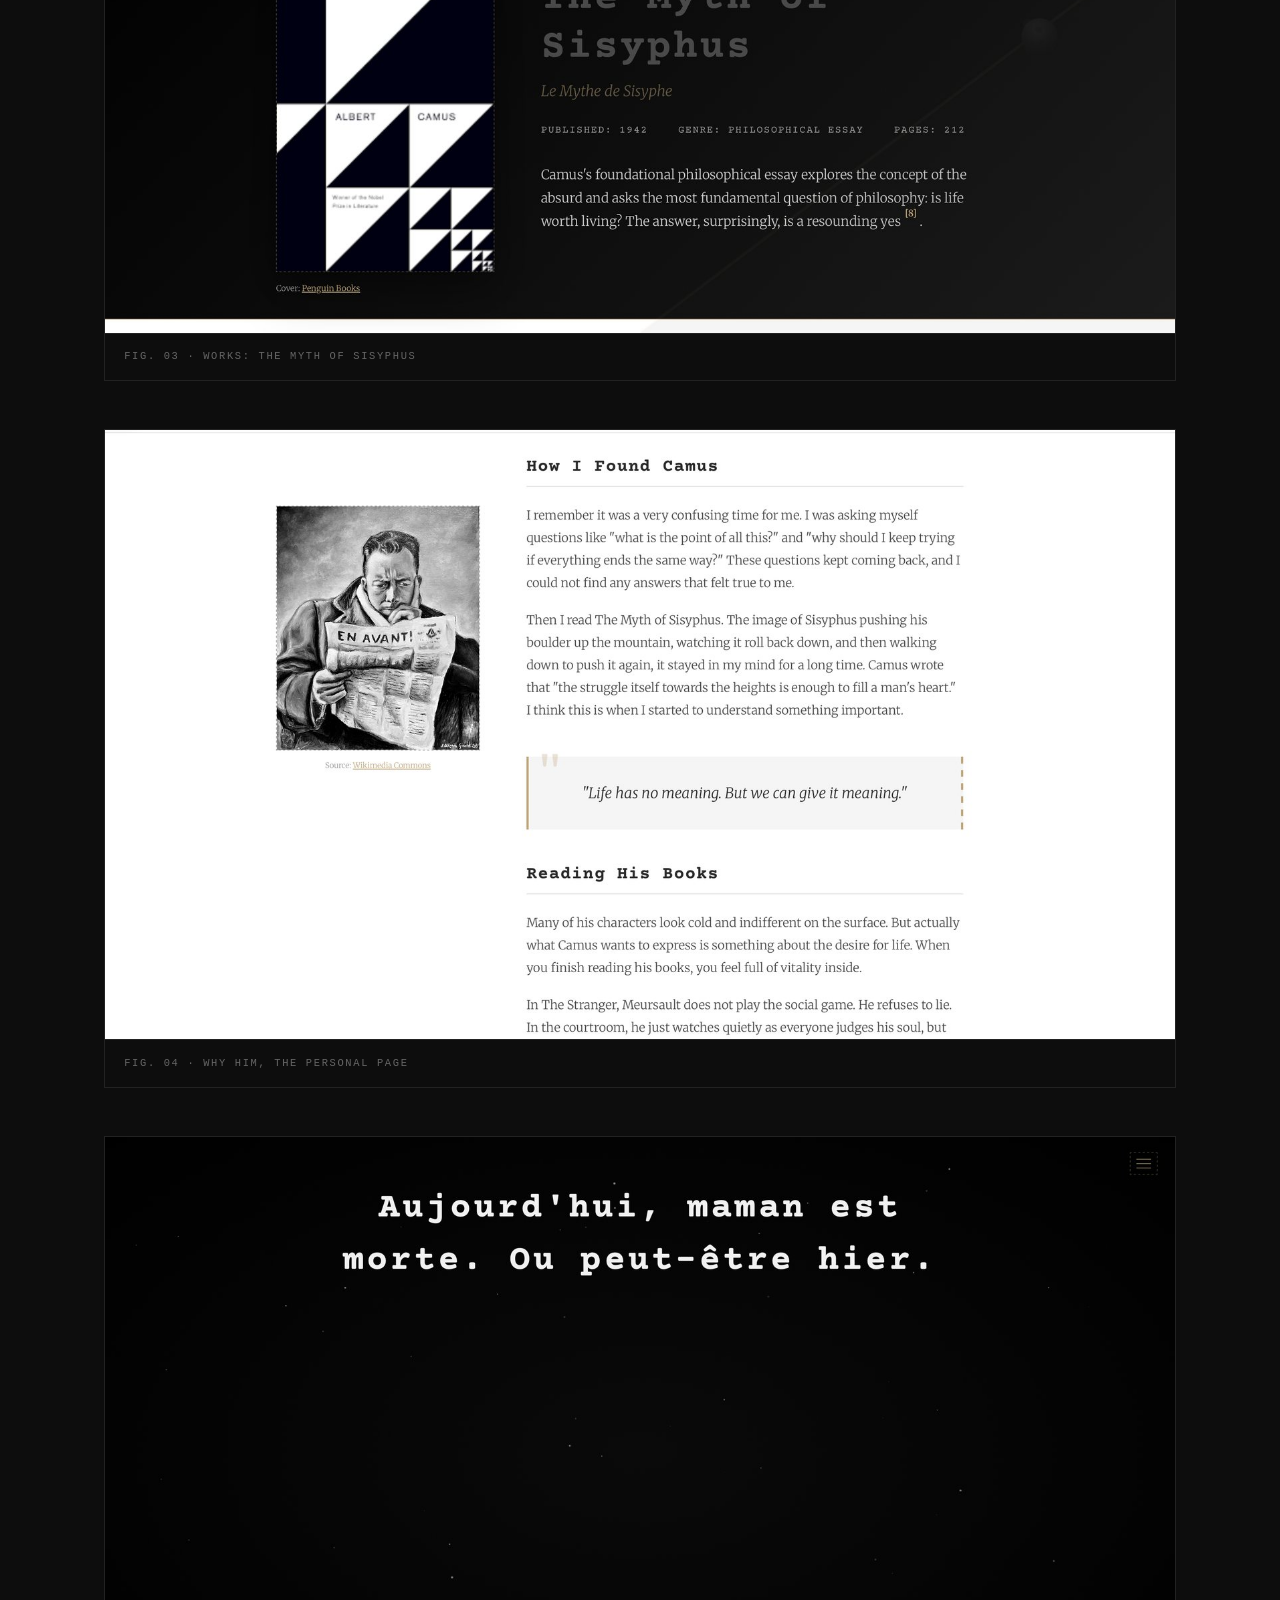
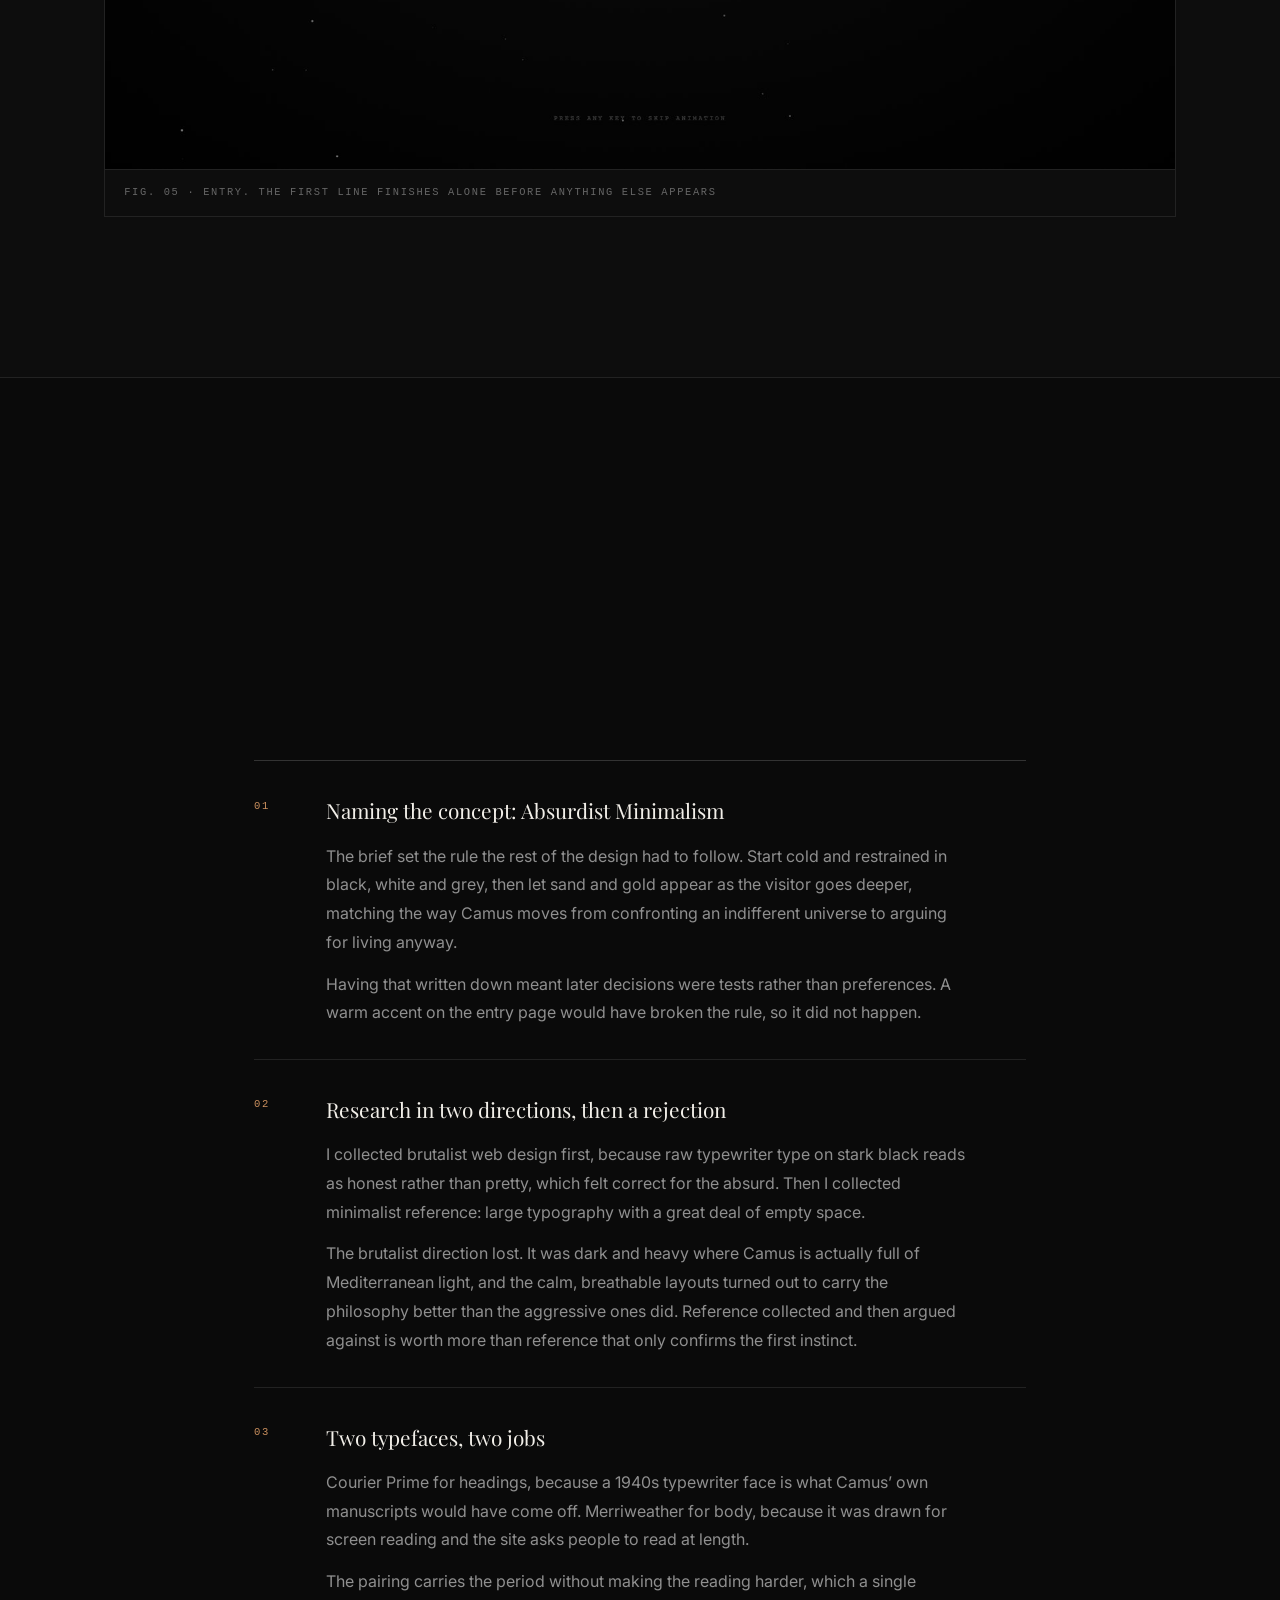
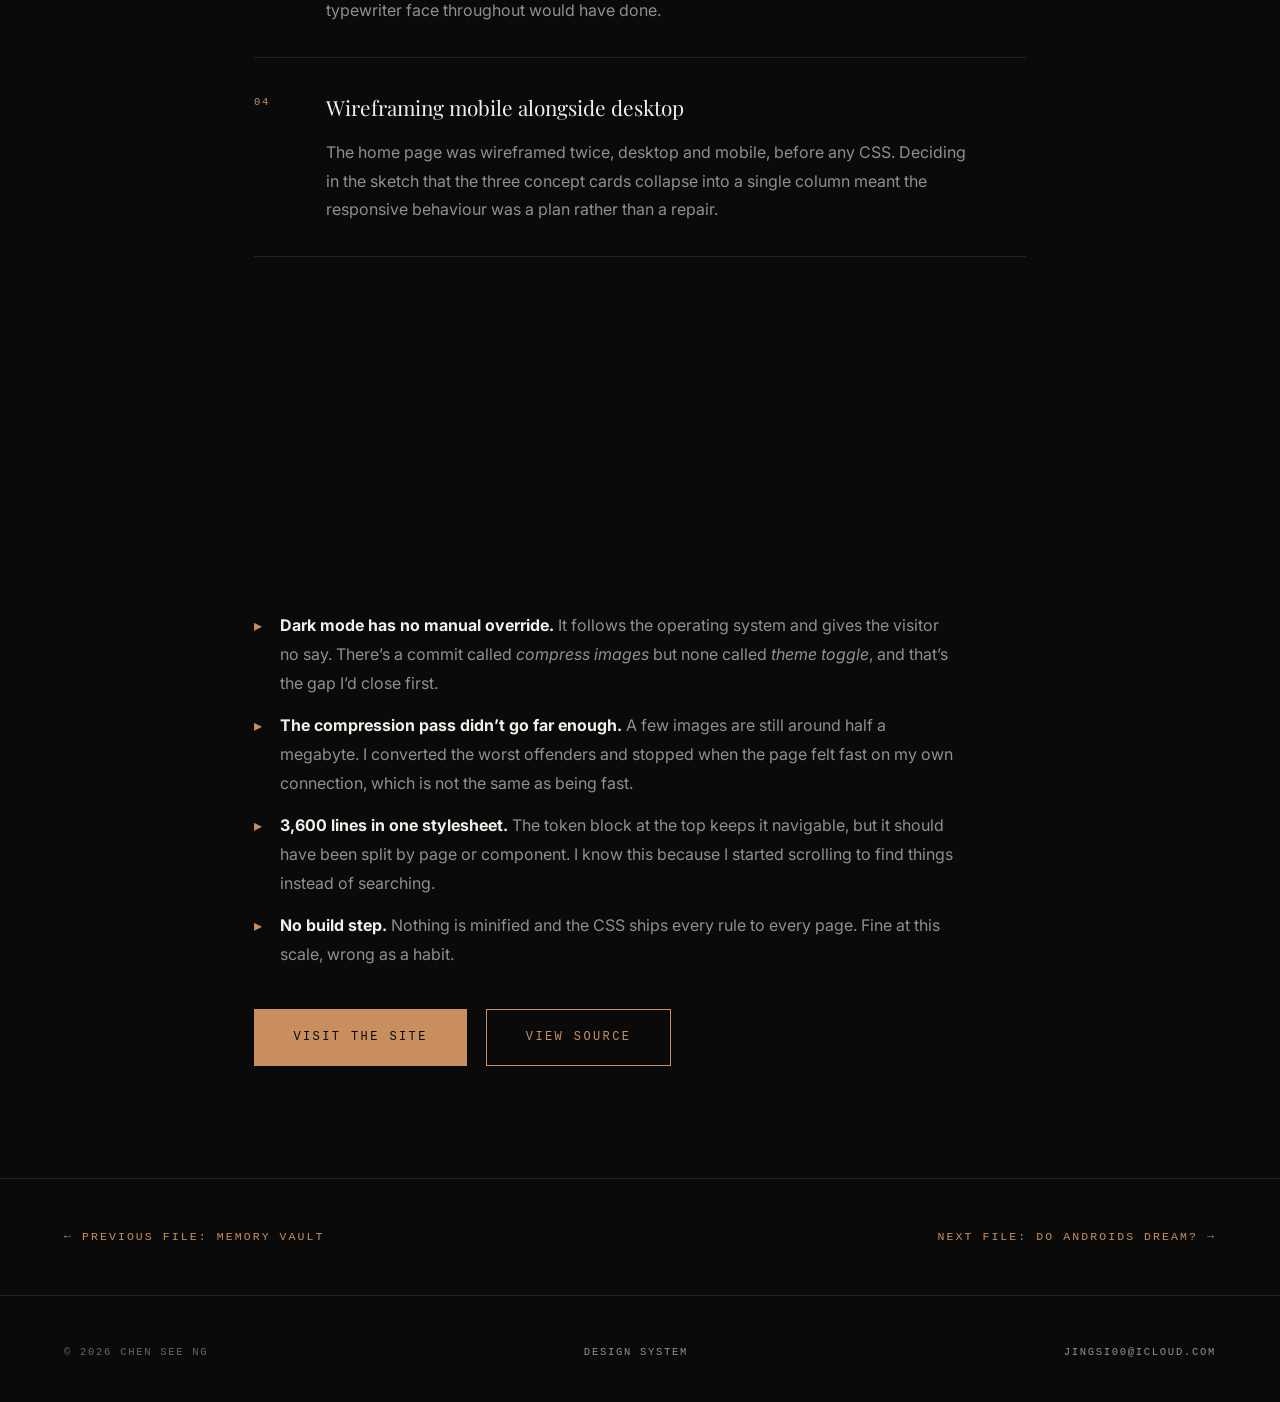
<file: project-camus.html>
<!DOCTYPE html>
<html lang="en">
<head>
<meta charset="UTF-8">
<meta name="viewport" content="width=device-width, initial-scale=1">
<title>Albert Camus | Case File #003</title>
<meta name="description" content="An eleven-page responsive site on Albert Camus. Design tokens, dark mode, accessible components, 44 commits.">

<meta property="og:title" content="Albert Camus | An eleven-page responsive site">
<meta property="og:description" content="Design token system, dark mode, accessible components, hand-built carousel and timeline. No framework.">
<meta property="og:type" content="website">
<meta name="twitter:card" content="summary_large_image">

<link rel="icon" href="favicon.svg" type="image/svg+xml">
<link rel="preconnect" href="https://fonts.googleapis.com">
<link rel="preconnect" href="https://fonts.gstatic.com" crossorigin>
<link href="https://fonts.googleapis.com/css2?family=Playfair+Display:ital,wght@0,400;0,500;1,400;1,500&family=Inter:wght@400;500&display=swap" rel="stylesheet">

<link rel="stylesheet" href="style.css">
</head>
<body>

<div class="progress"></div>

<header class="site-header">
  <a class="brand" href="index.html">
    <span class="brand__name">JINGSI</span>
    <span class="brand__role">Digital Archivist &amp; Designer</span>
  </a>

  <span class="site-status"><span class="status-dot"></span>Open to work <b>&middot;</b> Dublin &amp; remote</span>

  <button class="nav-toggle" aria-expanded="false" aria-controls="nav">
    <span>Menu</span>
    <span class="nav-toggle__bars" aria-hidden="true"><i></i><i></i></span>
  </button>
  <nav class="nav" id="nav" aria-label="Main">
    <a href="index.html">Home</a>
    <a href="work.html" aria-current="page">Work</a>
    <a href="about.html">About</a>
    <a href="contact.html">Contact</a>
  </nav>
</header>

<main>

  <section class="case-hero">
    <div class="container">
      <p class="section-label">Case File #003</p>
      <h1 class="case-hero__title">Albert Camus</h1>
      <p class="lead">
        An eleven-page responsive site on the life and work of Albert Camus, built
        from scratch in HTML, CSS and JavaScript. A design token system, dark mode,
        accessible interactive components, and forty-four commits of getting it
        wrong before getting it right.
      </p>

      <div class="meta-grid">
        <div class="meta-item">
          <span class="meta-item__label">Role</span>
          <span class="meta-item__value">Design, build, content architecture</span>
        </div>
        <div class="meta-item">
          <span class="meta-item__label">Context</span>
          <span class="meta-item__value">Web Authoring, Griffith College Dublin</span>
        </div>
        <div class="meta-item">
          <span class="meta-item__label">Stack</span>
          <span class="meta-item__value">HTML · CSS · Vanilla JS · Git</span>
        </div>
        <div class="meta-item">
          <span class="meta-item__label">Scale</span>
          <span class="meta-item__value">11 pages · ~8,700 lines · 0 dependencies</span>
        </div>
      </div>

      <div class="case-live">
        <a href="https://camus-tribute.netlify.app/" target="_blank" rel="noopener">Open the site</a>
        <a href="https://github.com/jingsi-ng/camus" target="_blank" rel="noopener">Source on GitHub</a>
      </div>

    </div>
  </section>

    <section class="section">
    <div class="container container--narrow">
      <p class="section-label">Concept</p>
      <h2 class="section-title">Entering the absurd</h2>
      <p class="lead">
        Camus argued that life has no inherent meaning, and that recognising this is
        the beginning of freedom rather than the end of hope. A site about him
        shouldn&rsquo;t open with a hero image and a subscribe box.
      </p>
      <p class="lead">
        So it opens on a black screen with one line typing itself out in French:
        <em>Aujourd&rsquo;hui, maman est morte. Ou peut-être hier.</em> The first
        sentence of <em>L&rsquo;Étranger</em>. The English translation fades in
        underneath, then the thesis, then a single door: <strong style="color:var(--text);">Enter
        the Absurd</strong>.
      </p>
      <p class="lead">
        Nothing else is on that page. The visitor has to sit through about four
        seconds before they can go anywhere, which is the point, and also why there
        is a &ldquo;press any key to skip&rdquo; line in the corner. Making people
        wait is a design decision; trapping them is a bug.
      </p>
    </div>
  </section>

    <section class="section section--alt">
    <div class="container container--narrow">
      <p class="section-label">Approach</p>
      <h2 class="section-title">Five decisions</h2>

      <div class="decisions">

        <div class="decision">
          <span class="decision__no">01</span>
          <div>
            <h3>Fifty tokens before any page was styled</h3>
            <span class="why">Why the system came first</span>
            <p>
              Every colour, font, transition curve and alpha level lives in CSS
              custom properties at the top of the stylesheet, including the
              intermediate steps, like eight preset text opacities rather than
              scattering <code style="font-family:var(--mono); color:var(--gold);">rgba()</code>
              values through 3,600 lines.
            </p>
            <p>
              This is what made dark mode a twenty-line change instead of a rewrite.
              Under <code style="font-family:var(--mono); color:var(--gold);">prefers-color-scheme: dark</code>
              the same token names are reassigned and every one of the eleven pages
              follows, because no component ever referenced a raw hex value.
            </p>
          </div>
        </div>

        <div class="decision">
          <span class="decision__no">02</span>
          <div>
            <h3>Typing speed that isn&rsquo;t constant</h3>
            <span class="why">A small detail that carries the whole opening</span>
            <p>
              A typewriter effect at a fixed interval reads as a machine. The entry
              animation varies the interval randomly around 70ms, pauses 100ms at
              spaces, and holds for 350ms at punctuation.
            </p>
            <p>
              That last one does the work. The comma in <em>&ldquo;Ou peut-être
              hier&rdquo;</em> is where the narrator&rsquo;s indifference lands, and
              a third of a second of silence there makes the line feel written by
              someone rather than printed by something.
            </p>
          </div>
        </div>

        <div class="decision">
          <span class="decision__no">03</span>
          <div>
            <h3>One observer pattern, two jobs</h3>
            <span class="why">Reusing the mechanism rather than the code</span>
            <p>
              <code style="font-family:var(--mono); color:var(--gold);">IntersectionObserver</code>
              drives both the scroll reveals and the image lazy-loading. Reveals read
              a <code style="font-family:var(--mono); color:var(--gold);">data-delay</code>
              attribute so elements in a group stagger; images swap
              <code style="font-family:var(--mono); color:var(--gold);">data-src</code>
              into <code style="font-family:var(--mono); color:var(--gold);">src</code>
              only once they approach the viewport.
            </p>
            <p>
              Both unobserve themselves after firing. On a site with this many images
              across eleven pages, leaving observers attached to everything is how you
              build a scroll that stutters.
            </p>
          </div>
        </div>

        <div class="decision">
          <span class="decision__no">04</span>
          <div>
            <h3>Three input methods for one carousel</h3>
            <span class="why">Where most hand-built carousels fail</span>
            <p>
              The book carousel responds to arrow buttons, keyboard left/right, dot
              navigation, clicking a book directly, and touch swipe. Building all
              five paths through a single state function meant they couldn&rsquo;t
              drift out of sync with each other.
            </p>
            <p>
              The bibliography accordion works the same way: one entry open at a
              time, <code style="font-family:var(--mono); color:var(--gold);">aria-expanded</code>
              maintained on every toggle, so the component reports its own state
              rather than only looking like it changed.
            </p>
          </div>
        </div>

        <div class="decision">
          <span class="decision__no">05</span>
          <div>
            <h3>Committing the mistakes</h3>
            <span class="why">Why the Git history is part of the work</span>
            <p>
              Forty-four commits, and the messages are honest:
              <em>fix the bug (works)</em>, <em>mobile responsive mistakes change</em>,
              <em>compress images</em>, <em>accessibility</em>, <em>dark mode color</em>.
            </p>
            <p>
              I could have squashed it into something tidier. I&rsquo;d rather show
              the actual shape of the build: a draft, then accessibility, then
              responsive fixes, then performance, then a second pass on colour once
              dark mode revealed what the light palette had been hiding.
            </p>
          </div>
        </div>

      </div>
    </div>
  </section>

    <section class="section">
    <div class="container">
      <p class="section-label">Systems</p>
      <h2 class="section-title">What&rsquo;s in it</h2>

      <div class="spec-shelf">
        <div class="spec-cell">
          <p class="spec-cell__label">Eleven pages</p>
          <div class="tags">
            <span class="tag">Entry</span>
            <span class="tag">Home</span>
            <span class="tag">Biography</span>
            <span class="tag">Works</span>
            <span class="tag">Explore</span>
            <span class="tag">News</span>
            <span class="tag">About</span>
          </div>
          <p class="spec-cell__note">
            Plus dedicated pages for <em>The Stranger</em>, <em>The Myth of
            Sisyphus</em>, <em>A Happy Death</em>, and an essay on why Camus.
          </p>
        </div>

        <div class="spec-cell">
          <p class="spec-cell__label">Interactive timeline</p>
          <p style="margin:0; color:var(--muted); font-size:.92rem; line-height:1.7;">
            Click a year to expand its detail. Height animates from measured
            <code style="font-family:var(--mono); color:var(--gold);">scrollHeight</code>
            rather than a guessed maximum, then scrolls itself to centre.
          </p>
        </div>

        <div class="spec-cell">
          <p class="spec-cell__label">Dark mode</p>
          <p style="margin:0; color:var(--muted); font-size:.92rem; line-height:1.7;">
            Full token remap under <code style="font-family:var(--mono); color:var(--gold);">prefers-color-scheme</code>.
            The sand accent lightens from #C4A574 to #E8B86D so it holds contrast on
            black.
          </p>
        </div>

        <div class="spec-cell">
          <p class="spec-cell__label">Accessibility</p>
          <div class="tags">
            <span class="tag">27 aria-label</span>
            <span class="tag">26 aria-expanded</span>
            <span class="tag">Keyboard nav</span>
          </div>
          <p class="spec-cell__note">
            Every collapsible component reports state. The entry animation can be
            skipped with any key.
          </p>
        </div>

        <div class="spec-cell">
          <p class="spec-cell__label">Typography</p>
          <p style="margin:0; color:var(--muted); font-size:.92rem; line-height:1.7;">
            Courier Prime for headings, Merriweather for body. A typewriter face for
            a writer, a serif built for screen reading for the reading.
          </p>
        </div>

        <div class="spec-cell">
          <p class="spec-cell__label">Performance</p>
          <div class="tags">
            <span class="tag">AVIF</span>
            <span class="tag">WebP</span>
            <span class="tag">Lazy load</span>
          </div>
          <p class="spec-cell__note">
            Modern formats where the browser supports them, with lazy loading across
            the image-heavy pages.
          </p>
        </div>
      </div>
    </div>
  </section>

    <section class="section section--alt">
    <div class="container">
      <p class="section-label">Interface</p>
      <h2 class="section-title">The site</h2>

      <div style="margin-top:3rem;">
        <figure class="case-figure">
          <img src="images/camus-01.jpg" alt="Home page with a portrait of Camus beside the heading L Absurde" loading="lazy">
          <figcaption>Fig. 01 · Home</figcaption>
        </figure>
        <figure class="case-figure">
          <img src="images/camus-02.jpg" alt="Biography timeline with 1913 expanded" loading="lazy">
          <figcaption>Fig. 02 · Biography, expandable timeline</figcaption>
        </figure>
        <figure class="case-figure">
          <img src="images/camus-03.jpg" alt="The Myth of Sisyphus book page" loading="lazy">
          <figcaption>Fig. 03 · Works: The Myth of Sisyphus</figcaption>
        </figure>
        <figure class="case-figure">
          <img src="images/camus-04.jpg" alt="How I Found Camus, the personal essay page" loading="lazy">
          <figcaption>Fig. 04 · Why Him, the personal page</figcaption>
        </figure>
        <figure class="case-figure">
          <img src="images/camus-05.jpg" alt="Entry screen with the first line of L Etranger fully typed and nothing else on the page yet" loading="lazy">
          <figcaption>Fig. 05 · Entry. The first line finishes alone before anything else appears</figcaption>
        </figure>

      </div>
    </div>
  </section>

    <section class="section">
    <div class="container container--narrow">
      <p class="section-label">Process</p>
      <h2 class="section-title">Before any code</h2>
      <p class="lead">
        The site was planned on paper first: a sitemap of eleven pages, wireframes for
        the entry, home, works and mobile layouts, and a written brief naming the
        concept before a single decision about colour.
      </p>

      <div class="decisions">

        <div class="decision">
          <span class="decision__no">01</span>
          <div>
            <h3>Naming the concept: Absurdist Minimalism</h3>
            <p>
              The brief set the rule the rest of the design had to follow. Start cold
              and restrained in black, white and grey, then let sand and gold appear
              as the visitor goes deeper, matching the way Camus moves from confronting
              an indifferent universe to arguing for living anyway.
            </p>
            <p>
              Having that written down meant later decisions were tests rather than
              preferences. A warm accent on the entry page would have broken the rule,
              so it did not happen.
            </p>
          </div>
        </div>

        <div class="decision">
          <span class="decision__no">02</span>
          <div>
            <h3>Research in two directions, then a rejection</h3>
            <p>
              I collected brutalist web design first, because raw typewriter type on
              stark black reads as honest rather than pretty, which felt correct for
              the absurd. Then I collected minimalist reference: large typography with
              a great deal of empty space.
            </p>
            <p>
              The brutalist direction lost. It was dark and heavy where Camus is
              actually full of Mediterranean light, and the calm, breathable layouts
              turned out to carry the philosophy better than the aggressive ones did.
              Reference collected and then argued against is worth more than reference
              that only confirms the first instinct.
            </p>
          </div>
        </div>

        <div class="decision">
          <span class="decision__no">03</span>
          <div>
            <h3>Two typefaces, two jobs</h3>
            <p>
              Courier Prime for headings, because a 1940s typewriter face is what
              Camus&rsquo; own manuscripts would have come off. Merriweather for body,
              because it was drawn for screen reading and the site asks people to read
              at length.
            </p>
            <p>
              The pairing carries the period without making the reading harder, which
              a single typewriter face throughout would have done.
            </p>
          </div>
        </div>

        <div class="decision">
          <span class="decision__no">04</span>
          <div>
            <h3>Wireframing mobile alongside desktop</h3>
            <p>
              The home page was wireframed twice, desktop and mobile, before any CSS.
              Deciding in the sketch that the three concept cards collapse into a
              single column meant the responsive behaviour was a plan rather than a
              repair.
            </p>
          </div>
        </div>

      </div>
    </div>
  </section>

    <section class="section">
    <div class="container container--narrow">
      <p class="section-label">Reflection</p>
      <h2 class="section-title">What I&rsquo;d change</h2>

      <ul class="case-list">
        <li><strong style="color:var(--text);">Dark mode has no manual override.</strong> It follows the operating system and gives the visitor no say. There&rsquo;s a commit called <em>compress images</em> but none called <em>theme toggle</em>, and that&rsquo;s the gap I&rsquo;d close first.</li>
        <li><strong style="color:var(--text);">The compression pass didn&rsquo;t go far enough.</strong> A few images are still around half a megabyte. I converted the worst offenders and stopped when the page felt fast on my own connection, which is not the same as being fast.</li>
        <li><strong style="color:var(--text);">3,600 lines in one stylesheet.</strong> The token block at the top keeps it navigable, but it should have been split by page or component. I know this because I started scrolling to find things instead of searching.</li>
        <li><strong style="color:var(--text);">No build step.</strong> Nothing is minified and the CSS ships every rule to every page. Fine at this scale, wrong as a habit.</li>
      </ul>

      <div style="display:flex; gap:1.2rem; flex-wrap:wrap; margin-top:2.5rem;">
        <a class="btn-primary" href="https://camus-tribute.netlify.app/" target="_blank" rel="noopener">Visit the site</a>
        <a class="btn-ghost" href="https://github.com/jingsi-ng/camus" target="_blank" rel="noopener">View source</a>
      </div>
    </div>
  </section>

  <nav class="case-nav" aria-label="Project navigation">
    <a href="project-vault.html">← Previous file: Memory Vault</a>
    <a href="project-androids.html">Next file: Do Androids Dream? →</a>
  </nav>

</main>

<footer class="site-footer">
  <div class="site-footer__inner">
    <span>© 2026 Chen See Ng</span>
    <span><a href="design-system.html">Design system</a></span>
    <span><a href="contact.html">jingsi00@icloud.com</a></span>
  </div>
</footer>

<script src="main.js"></script>
</body>
</html>
</file>
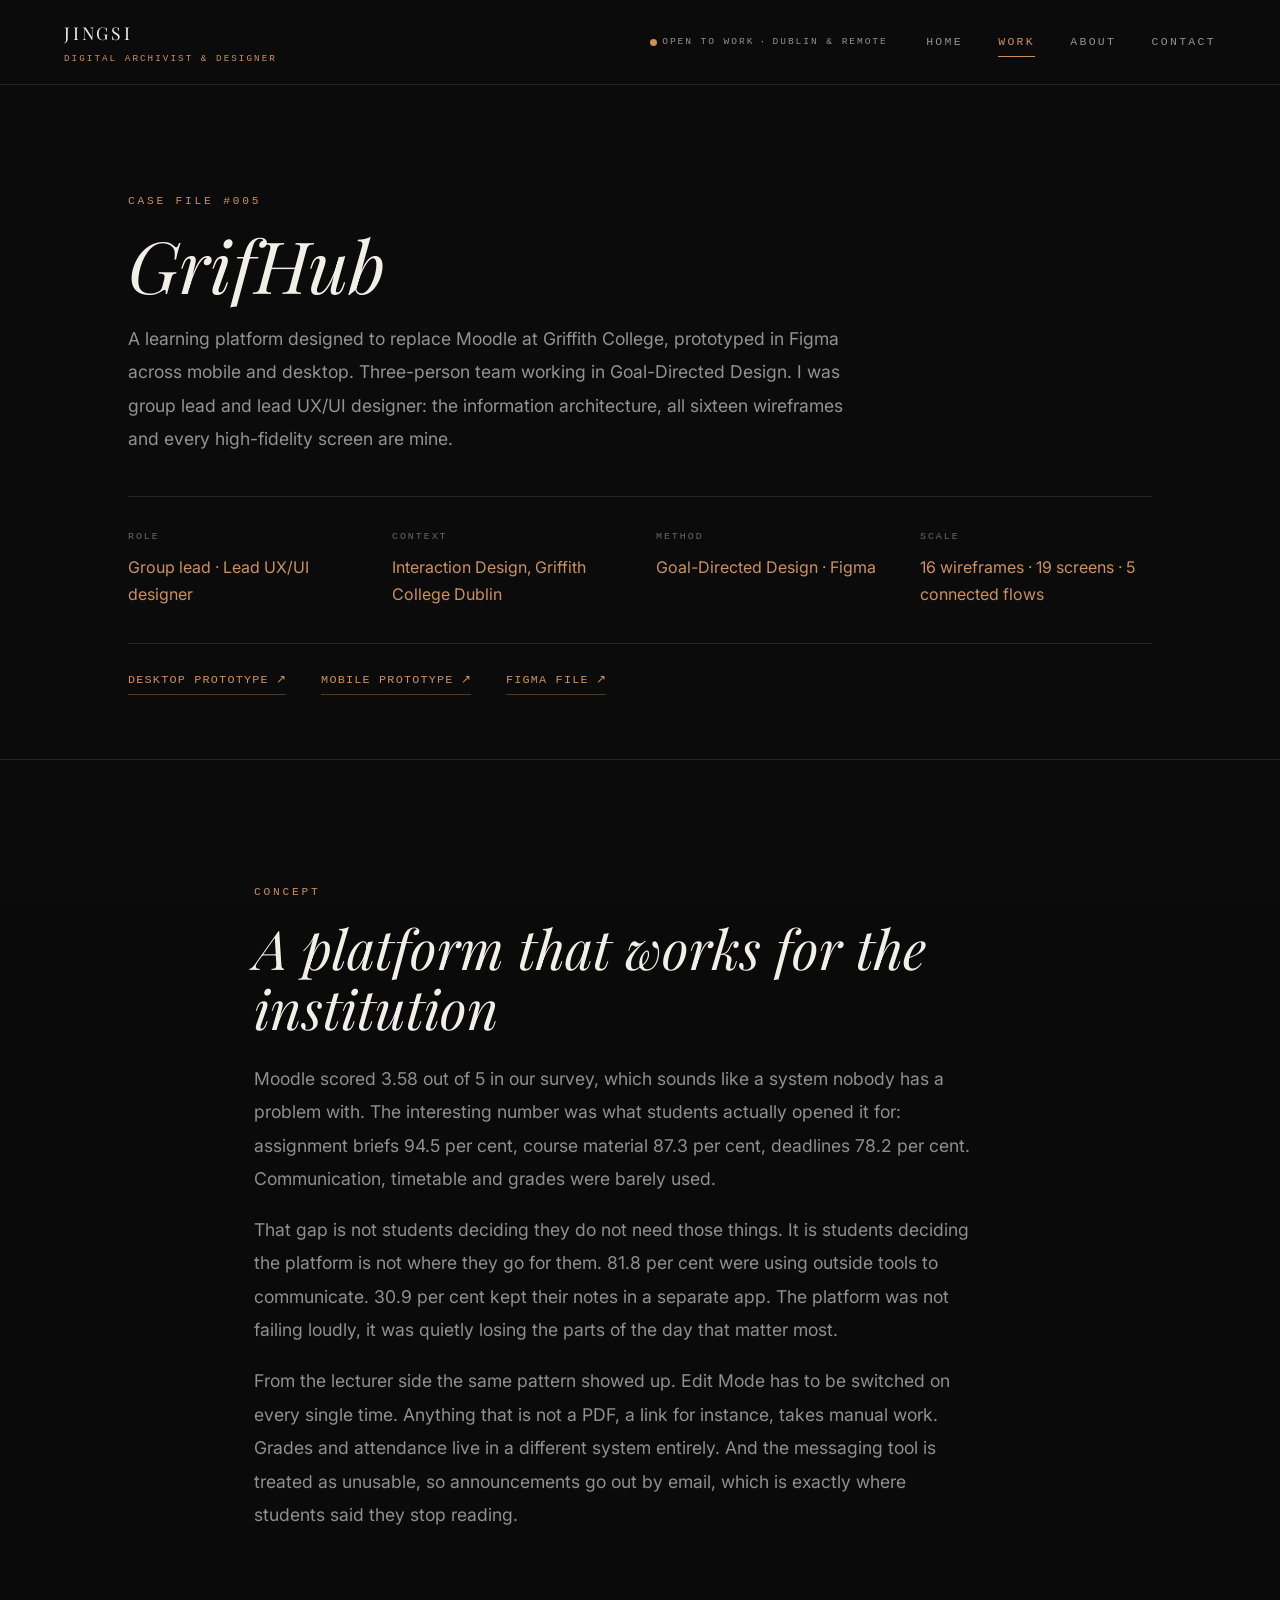
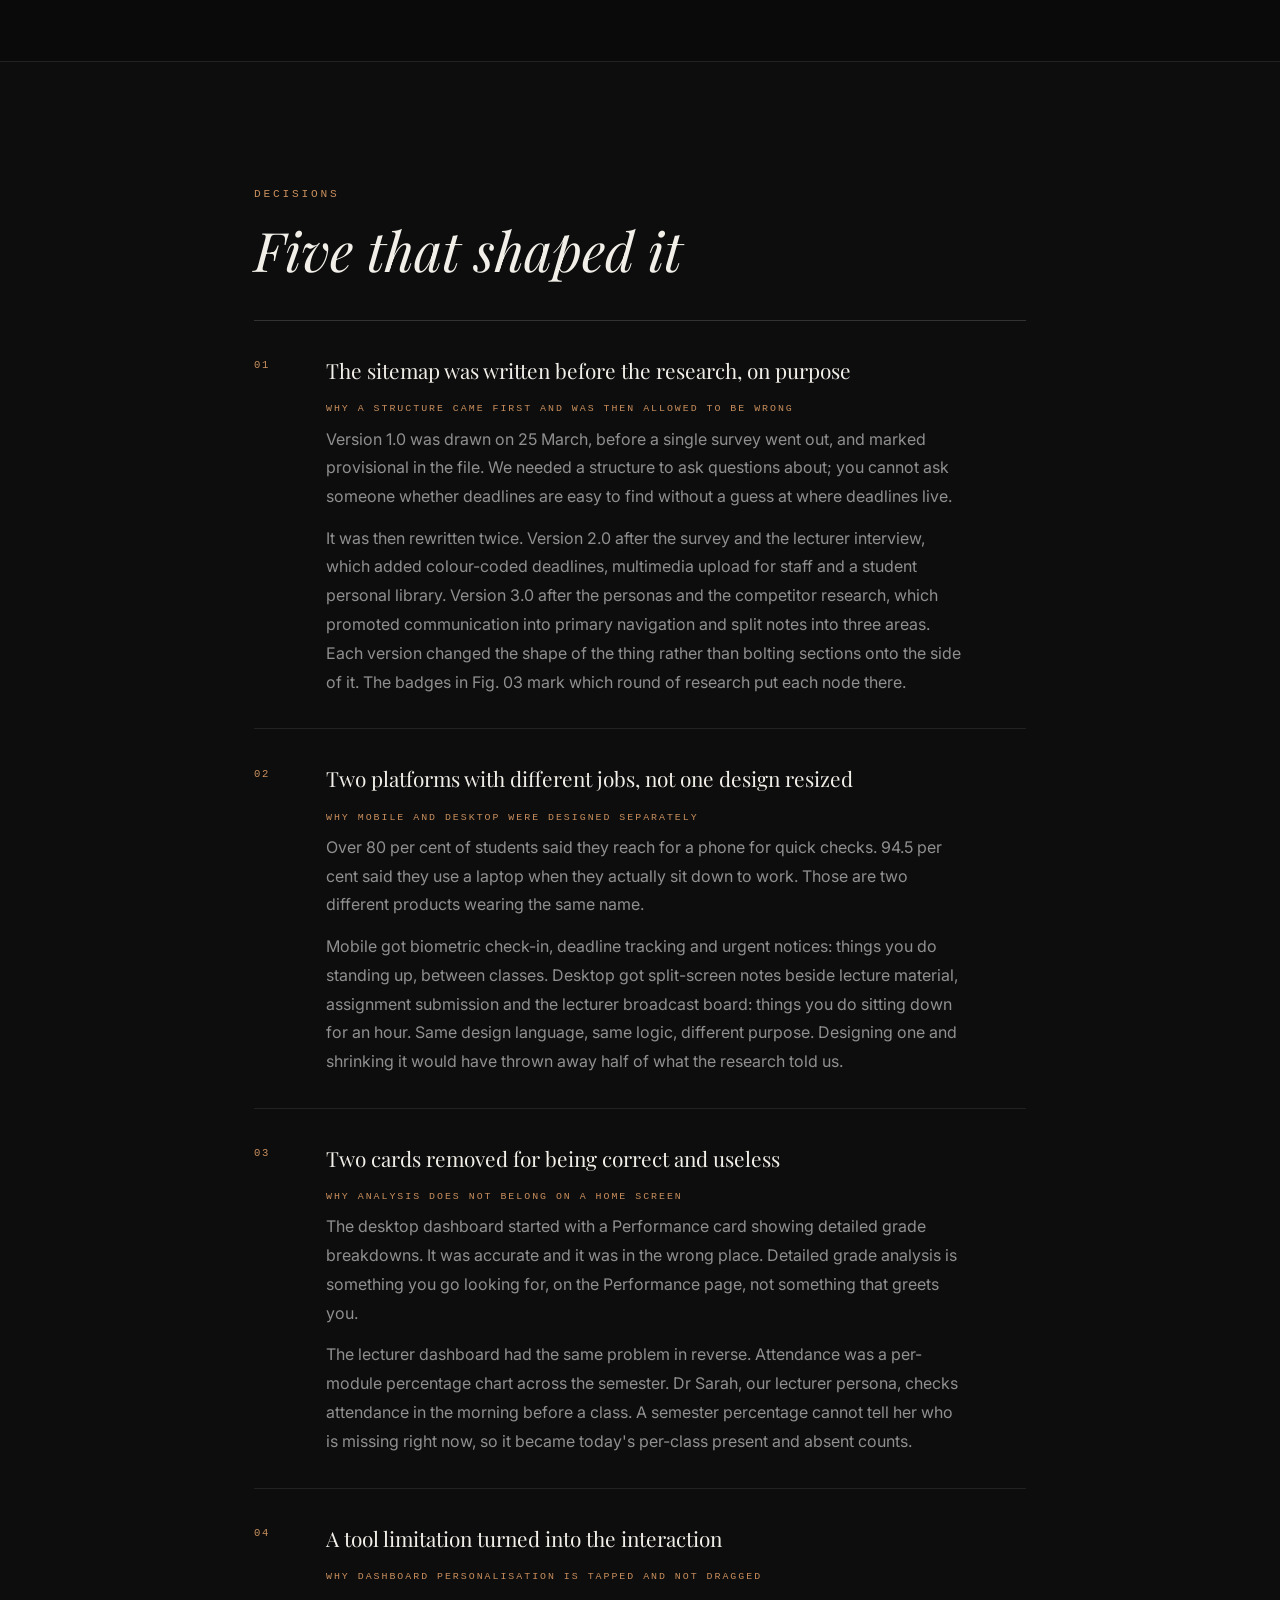
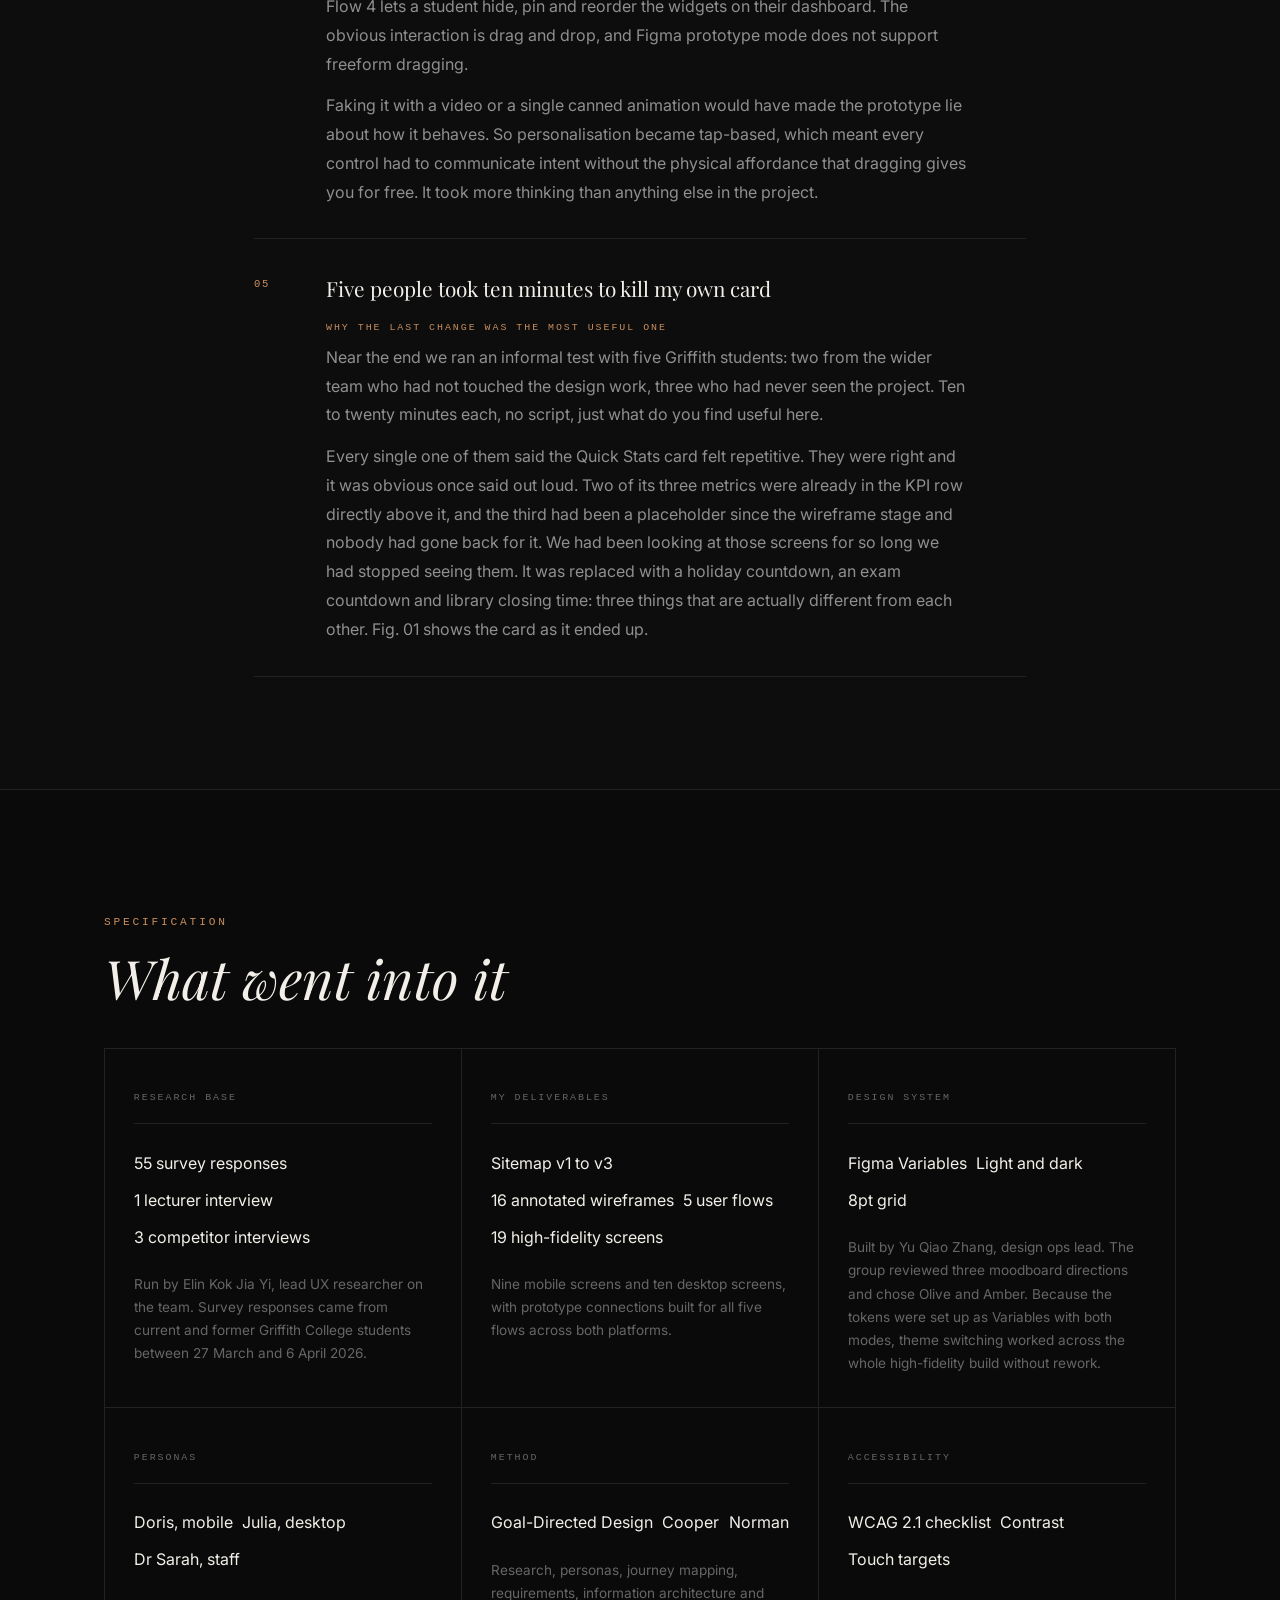
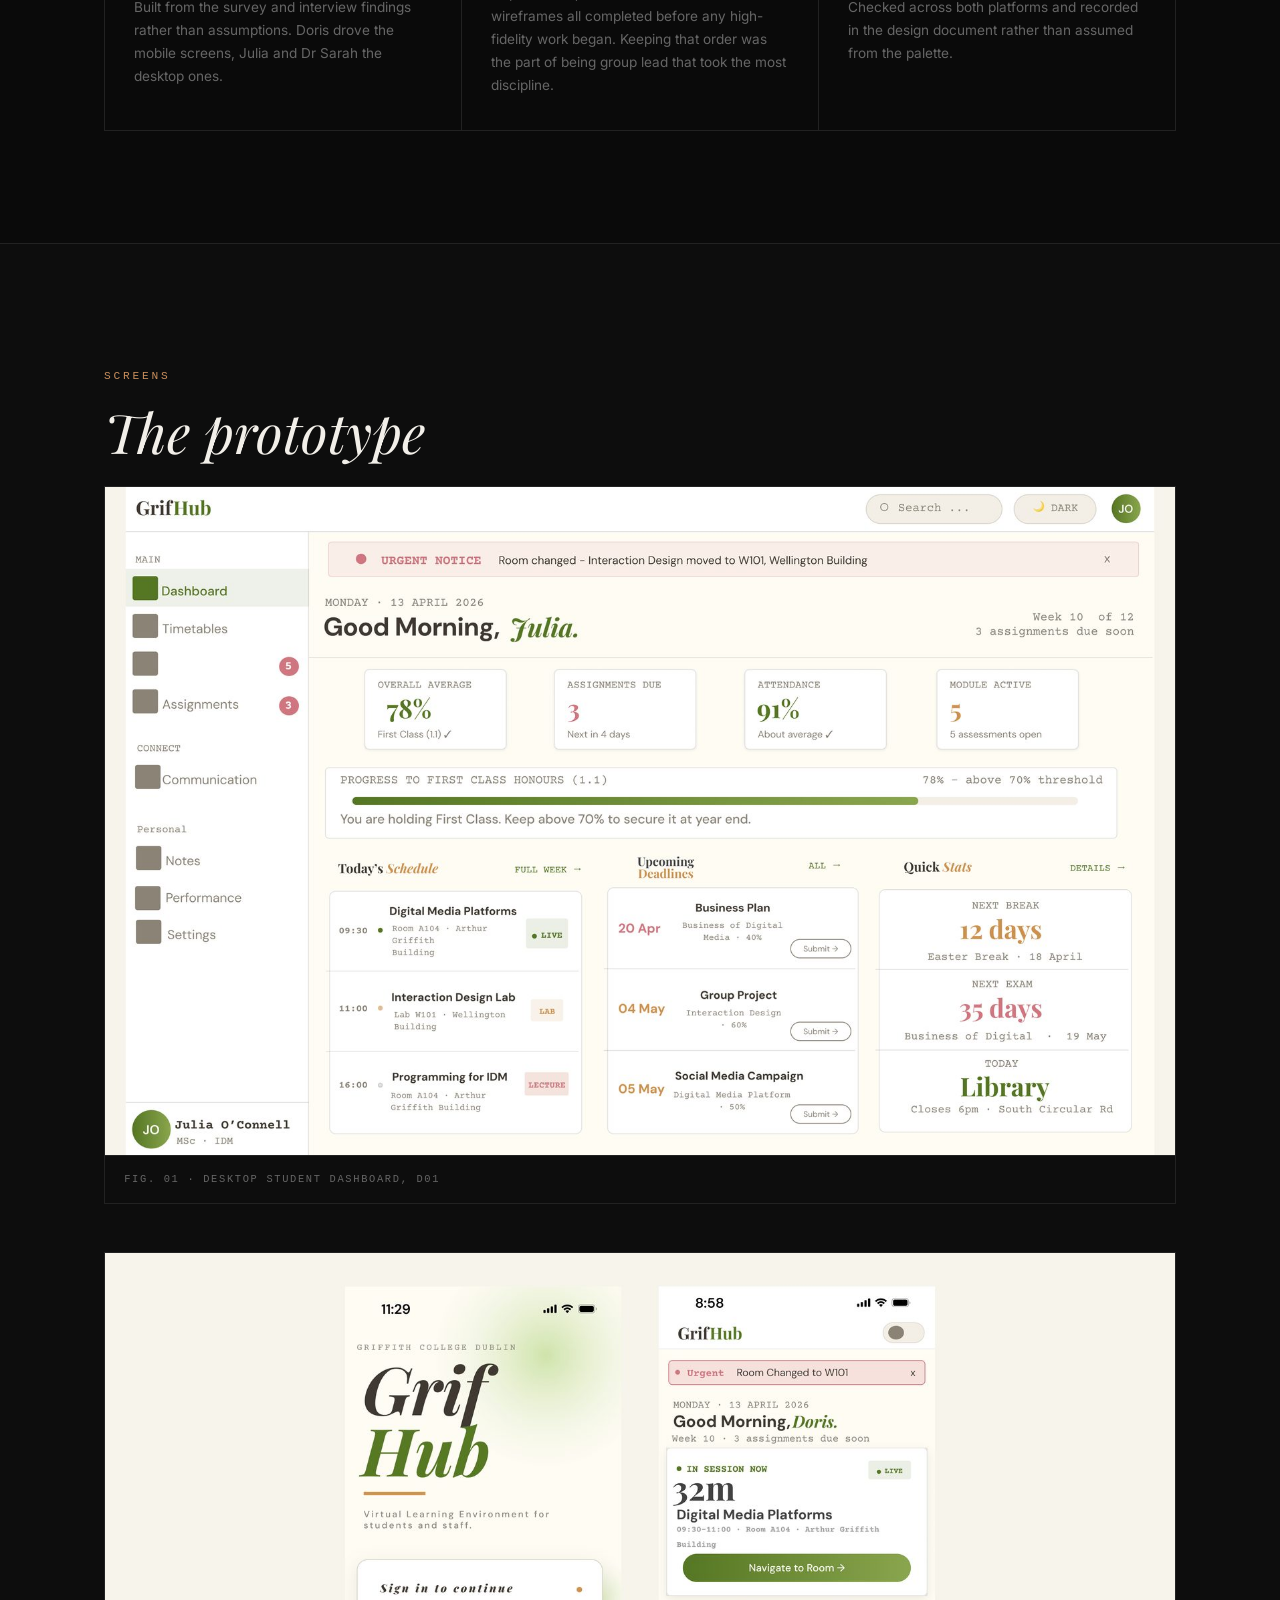
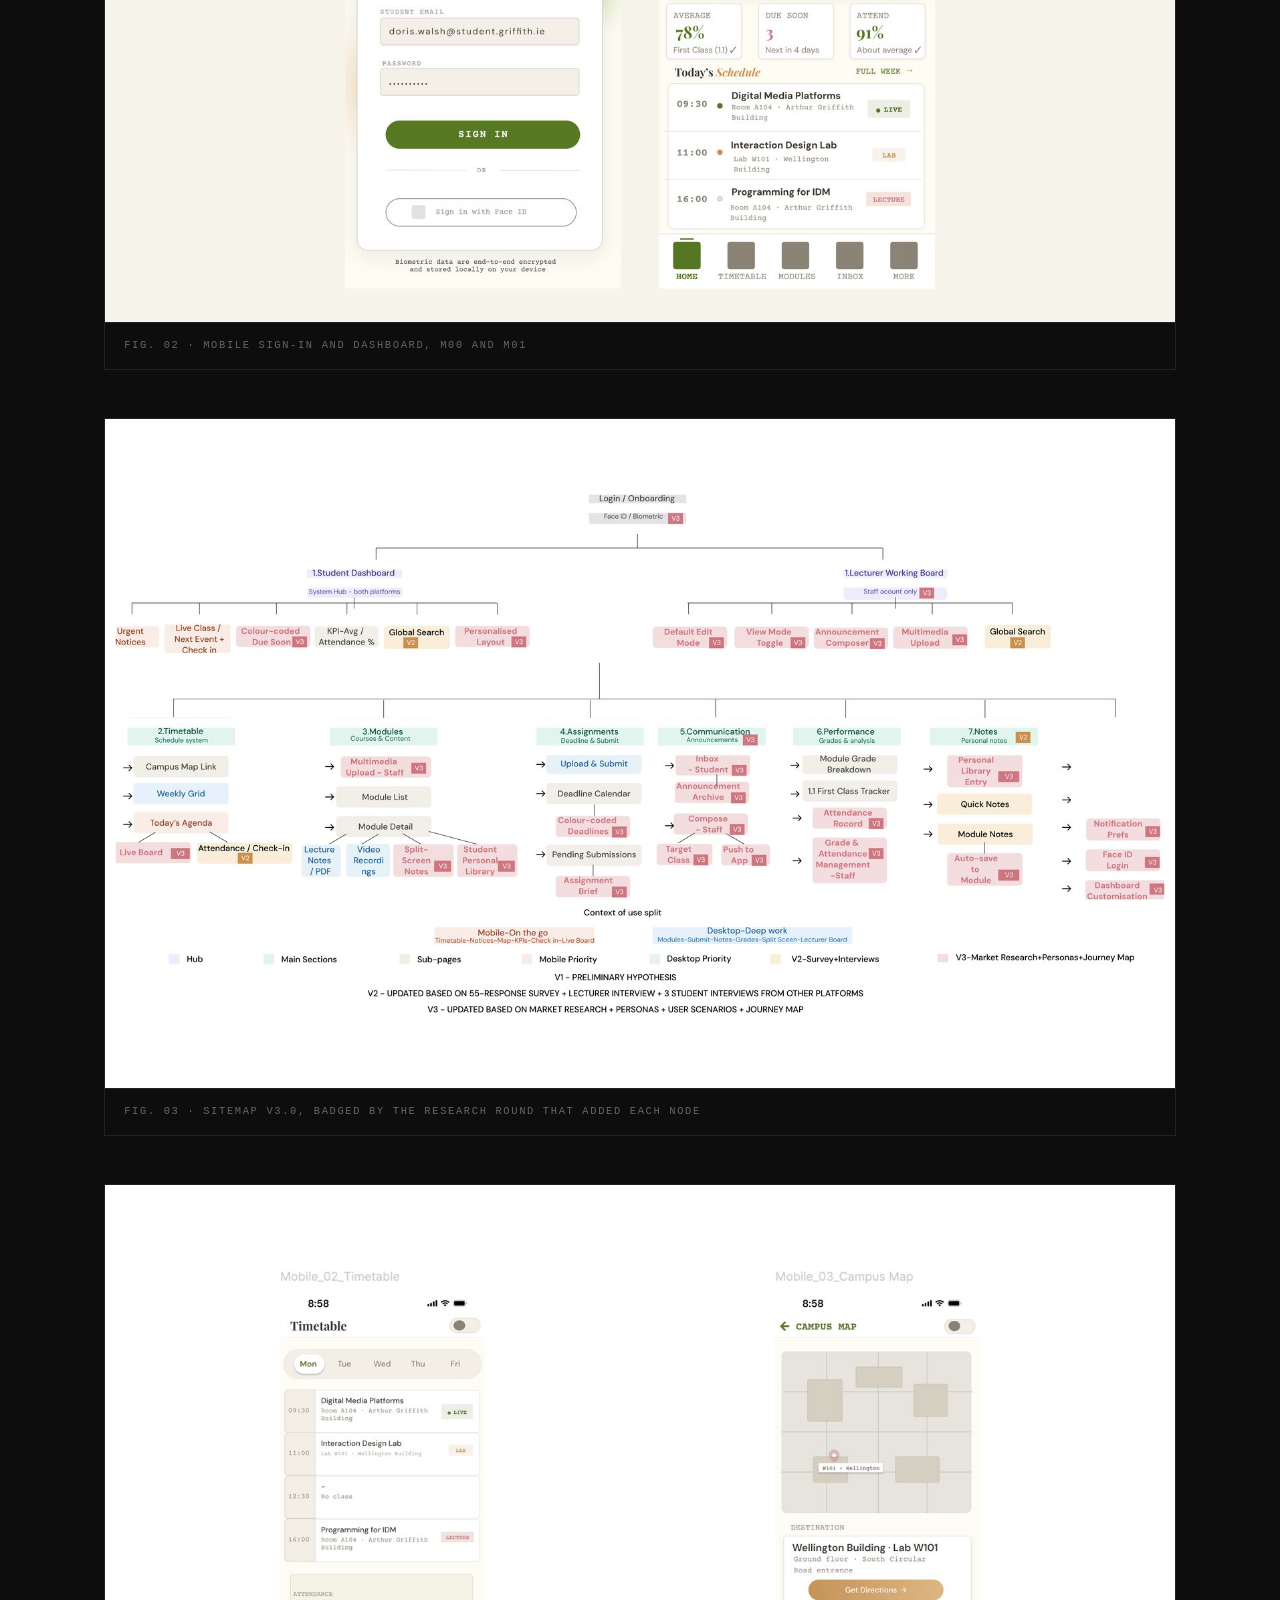
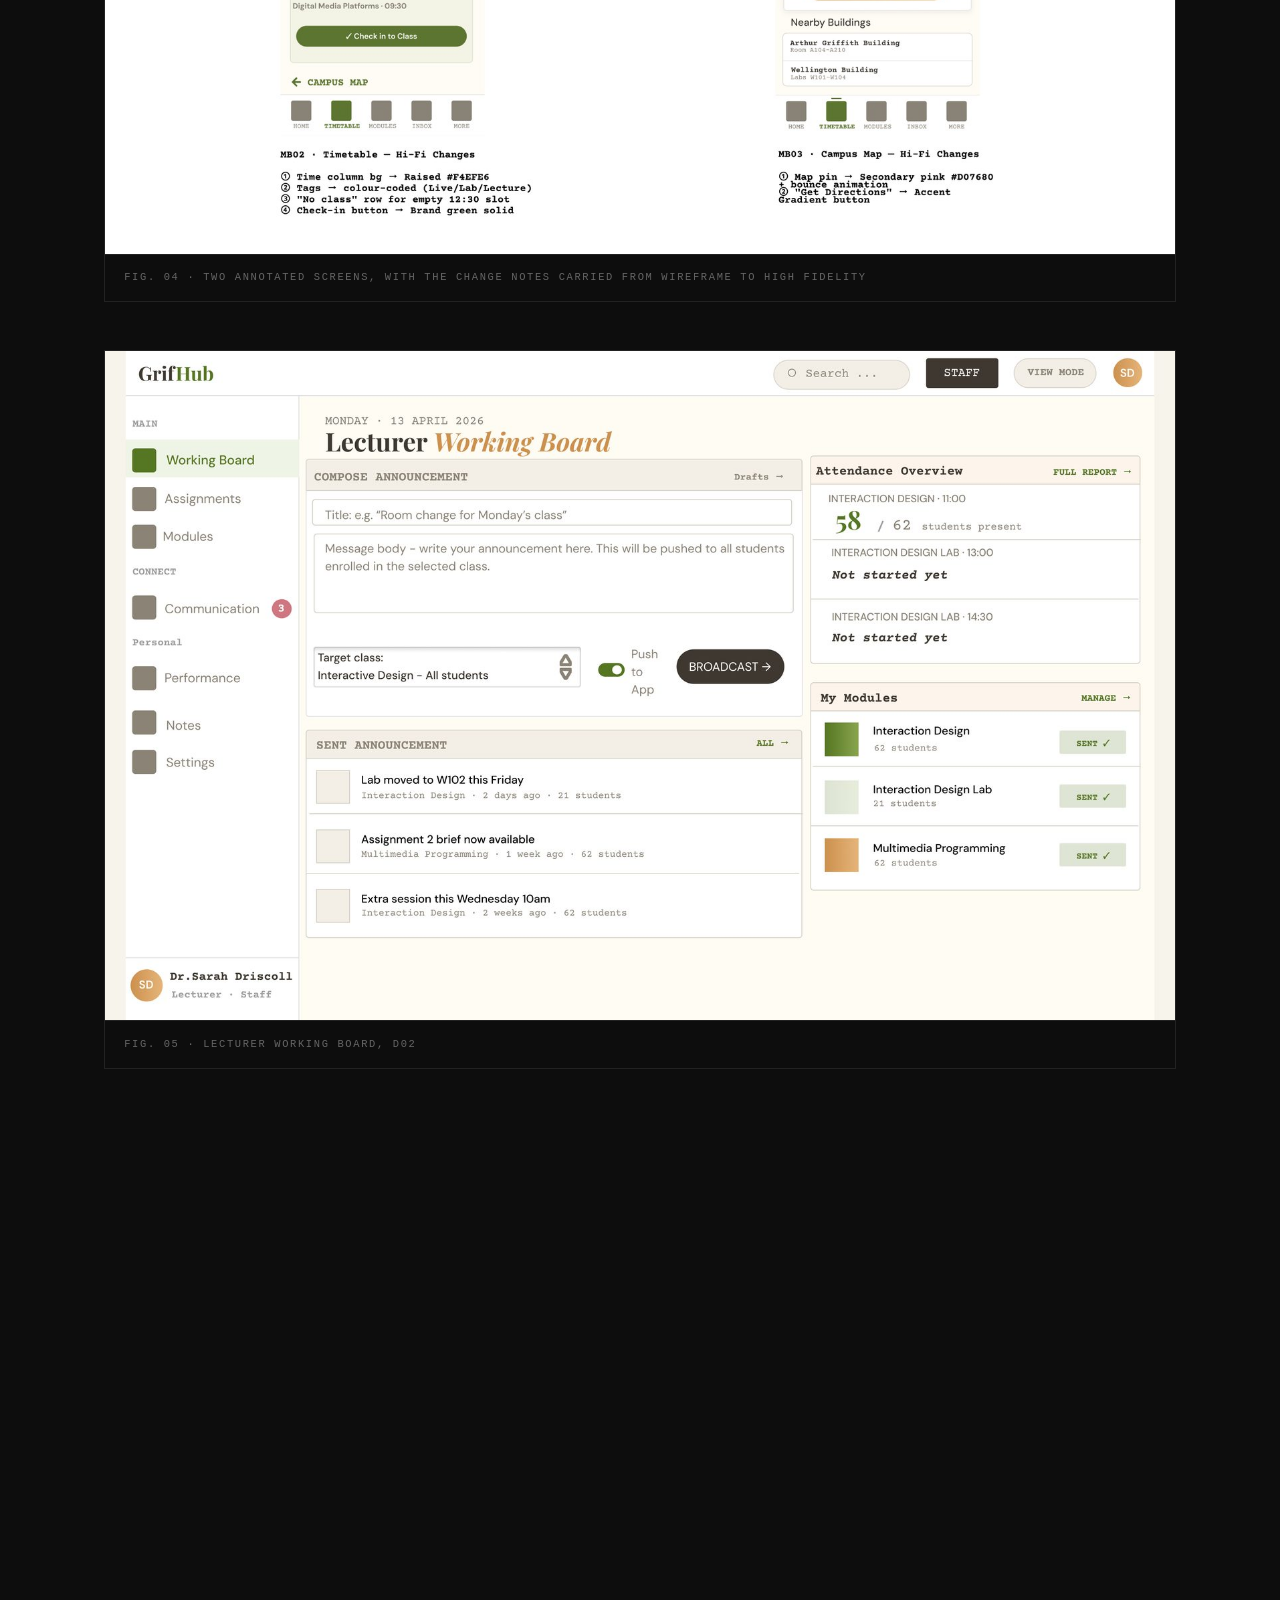
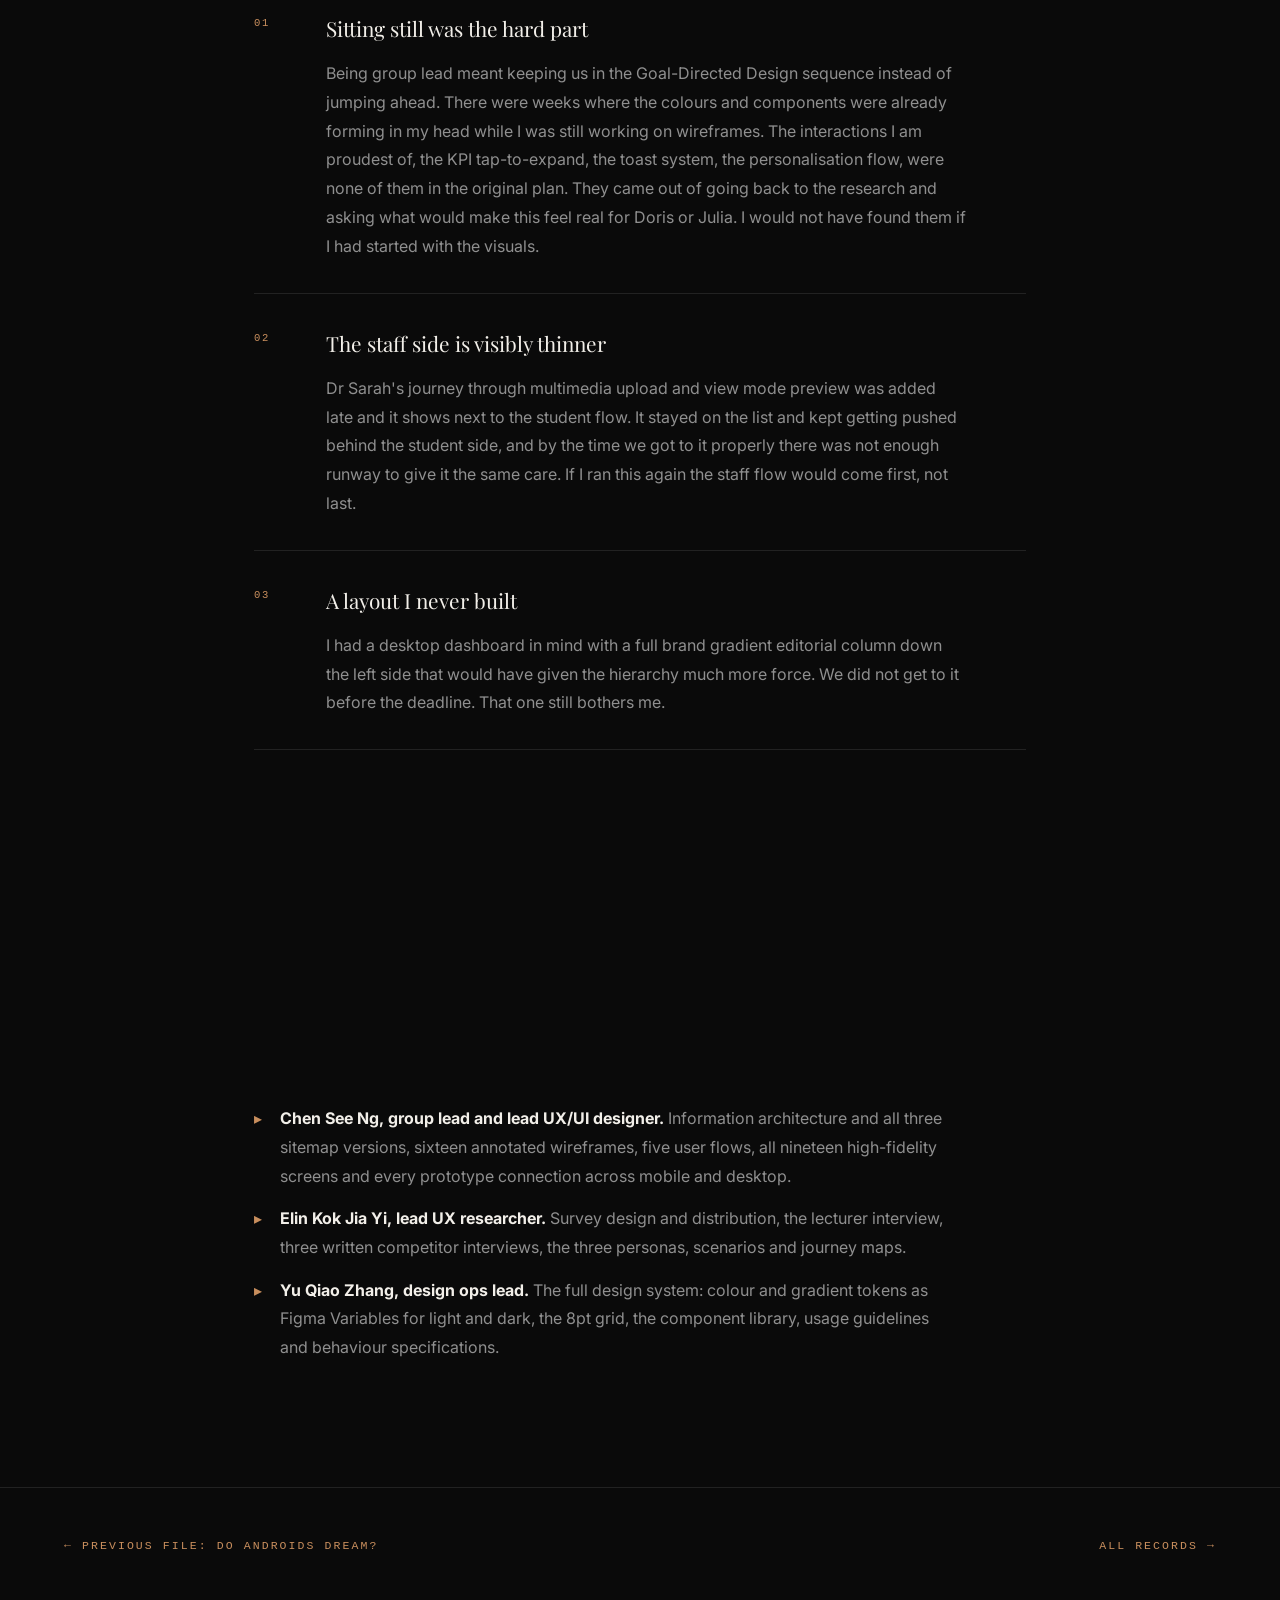
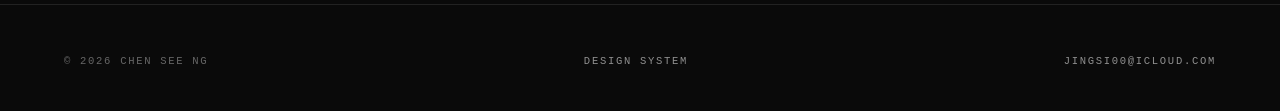
<file: project-grifhub.html>
<!DOCTYPE html>
<html lang="en">
<head>
<meta charset="UTF-8">
<meta name="viewport" content="width=device-width, initial-scale=1">
<title>GrifHub | Case File #005</title>
<meta name="description" content="A learning platform designed to replace Moodle at Griffith College. Goal-Directed Design, 55 survey responses, 16 wireframes, 19 high-fidelity screens across mobile and desktop.">

<meta property="og:title" content="GrifHub | Redesigning the college learning platform">
<meta property="og:description" content="Information architecture, wireframes and high-fidelity prototype for a student and lecturer learning platform. Figma, Goal-Directed Design.">
<meta property="og:type" content="website">
<meta name="twitter:card" content="summary_large_image">

<link rel="icon" href="favicon.svg" type="image/svg+xml">
<link rel="preconnect" href="https://fonts.googleapis.com">
<link rel="preconnect" href="https://fonts.gstatic.com" crossorigin>
<link href="https://fonts.googleapis.com/css2?family=Playfair+Display:ital,wght@0,400;0,500;1,400;1,500&family=Inter:wght@400;500&display=swap" rel="stylesheet">

<link rel="stylesheet" href="style.css">
</head>
<body>

<div class="progress"></div>

<header class="site-header">
  <a class="brand" href="index.html">
    <span class="brand__name">JINGSI</span>
    <span class="brand__role">Digital Archivist &amp; Designer</span>
  </a>

  <span class="site-status"><span class="status-dot"></span>Open to work <b>&middot;</b> Dublin &amp; remote</span>

  <button class="nav-toggle" aria-expanded="false" aria-controls="nav">
    <span>Menu</span>
    <span class="nav-toggle__bars" aria-hidden="true"><i></i><i></i></span>
  </button>
  <nav class="nav" id="nav" aria-label="Main">
    <a href="index.html">Home</a>
    <a href="work.html" aria-current="page">Work</a>
    <a href="about.html">About</a>
    <a href="contact.html">Contact</a>
  </nav>
</header>

<main>

  <section class="case-hero">
    <div class="container">
      <p class="section-label">Case File #005</p>
      <h1 class="case-hero__title">GrifHub</h1>
      <p class="lead">
        A learning platform designed to replace Moodle at Griffith College, prototyped
        in Figma across mobile and desktop. Three-person team working in Goal-Directed
        Design. I was group lead and lead UX/UI designer: the information architecture,
        all sixteen wireframes and every high-fidelity screen are mine.
      </p>

      <div class="meta-grid">
        <div class="meta-item">
          <span class="meta-item__label">Role</span>
          <span class="meta-item__value">Group lead · Lead UX/UI designer</span>
        </div>
        <div class="meta-item">
          <span class="meta-item__label">Context</span>
          <span class="meta-item__value">Interaction Design, Griffith College Dublin</span>
        </div>
        <div class="meta-item">
          <span class="meta-item__label">Method</span>
          <span class="meta-item__value">Goal-Directed Design · Figma</span>
        </div>
        <div class="meta-item">
          <span class="meta-item__label">Scale</span>
          <span class="meta-item__value">16 wireframes · 19 screens · 5 connected flows</span>
        </div>
      </div>

      <div class="case-live">
        <a href="https://www.figma.com/proto/flYhbZbCLw5ENTC3NUVAOg/GrifHub-group-project?node-id=135-4" target="_blank" rel="noopener">Desktop prototype</a>
        <a href="https://www.figma.com/proto/flYhbZbCLw5ENTC3NUVAOg/GrifHub-group-project?node-id=671-4182" target="_blank" rel="noopener">Mobile prototype</a>
        <a href="https://www.figma.com/design/flYhbZbCLw5ENTC3NUVAOg/GrifHub-group-project?node-id=407-2814" target="_blank" rel="noopener">Figma file</a>
      </div>

    </div>
  </section>

  <section class="section">
    <div class="container container--narrow">
      <p class="section-label">Concept</p>
      <h2 class="section-title">A platform that works for the institution</h2>

      <p class="lead">
        Moodle scored 3.58 out of 5 in our survey, which sounds like a system nobody
        has a problem with. The interesting number was what students actually opened
        it for: assignment briefs 94.5 per cent, course material 87.3 per cent,
        deadlines 78.2 per cent. Communication, timetable and grades were barely used.
      </p>

      <p class="lead">
        That gap is not students deciding they do not need those things. It is students
        deciding the platform is not where they go for them. 81.8 per cent were using
        outside tools to communicate. 30.9 per cent kept their notes in a separate app.
        The platform was not failing loudly, it was quietly losing the parts of the day
        that matter most.
      </p>

      <p class="lead">
        From the lecturer side the same pattern showed up. Edit Mode has to be switched
        on every single time. Anything that is not a PDF, a link for instance, takes
        manual work. Grades and attendance live in a different system entirely. And the
        messaging tool is treated as unusable, so announcements go out by email, which
        is exactly where students said they stop reading.
      </p>
    </div>
  </section>

  <section class="section section--alt">
    <div class="container container--narrow">
      <p class="section-label">Decisions</p>
      <h2 class="section-title">Five that shaped it</h2>

      <div class="decisions">

        <div class="decision">
          <span class="decision__no">01</span>
          <div>
            <h3>The sitemap was written before the research, on purpose</h3>
            <span class="why">Why a structure came first and was then allowed to be wrong</span>
            <p>
              Version 1.0 was drawn on 25 March, before a single survey went out, and
              marked provisional in the file. We needed a structure to ask questions
              about; you cannot ask someone whether deadlines are easy to find without
              a guess at where deadlines live.
            </p>
            <p>
              It was then rewritten twice. Version 2.0 after the survey and the lecturer
              interview, which added colour-coded deadlines, multimedia upload for staff
              and a student personal library. Version 3.0 after the personas and the
              competitor research, which promoted communication into primary navigation
              and split notes into three areas. Each version changed the shape of the
              thing rather than bolting sections onto the side of it. The badges in
              Fig. 03 mark which round of research put each node there.
            </p>
          </div>
        </div>

        <div class="decision">
          <span class="decision__no">02</span>
          <div>
            <h3>Two platforms with different jobs, not one design resized</h3>
            <span class="why">Why mobile and desktop were designed separately</span>
            <p>
              Over 80 per cent of students said they reach for a phone for quick checks.
              94.5 per cent said they use a laptop when they actually sit down to work.
              Those are two different products wearing the same name.
            </p>
            <p>
              Mobile got biometric check-in, deadline tracking and urgent notices: things
              you do standing up, between classes. Desktop got split-screen notes beside
              lecture material, assignment submission and the lecturer broadcast board:
              things you do sitting down for an hour. Same design language, same logic,
              different purpose. Designing one and shrinking it would have thrown away
              half of what the research told us.
            </p>
          </div>
        </div>

        <div class="decision">
          <span class="decision__no">03</span>
          <div>
            <h3>Two cards removed for being correct and useless</h3>
            <span class="why">Why analysis does not belong on a home screen</span>
            <p>
              The desktop dashboard started with a Performance card showing detailed
              grade breakdowns. It was accurate and it was in the wrong place. Detailed
              grade analysis is something you go looking for, on the Performance page,
              not something that greets you.
            </p>
            <p>
              The lecturer dashboard had the same problem in reverse. Attendance was a
              per-module percentage chart across the semester. Dr Sarah, our lecturer
              persona, checks attendance in the morning before a class. A semester
              percentage cannot tell her who is missing right now, so it became today's
              per-class present and absent counts.
            </p>
          </div>
        </div>

        <div class="decision">
          <span class="decision__no">04</span>
          <div>
            <h3>A tool limitation turned into the interaction</h3>
            <span class="why">Why dashboard personalisation is tapped and not dragged</span>
            <p>
              Flow 4 lets a student hide, pin and reorder the widgets on their dashboard.
              The obvious interaction is drag and drop, and Figma prototype mode does not
              support freeform dragging.
            </p>
            <p>
              Faking it with a video or a single canned animation would have made the
              prototype lie about how it behaves. So personalisation became tap-based,
              which meant every control had to communicate intent without the physical
              affordance that dragging gives you for free. It took more thinking than
              anything else in the project.
            </p>
          </div>
        </div>

        <div class="decision">
          <span class="decision__no">05</span>
          <div>
            <h3>Five people took ten minutes to kill my own card</h3>
            <span class="why">Why the last change was the most useful one</span>
            <p>
              Near the end we ran an informal test with five Griffith students: two from
              the wider team who had not touched the design work, three who had never
              seen the project. Ten to twenty minutes each, no script, just what do you
              find useful here.
            </p>
            <p>
              Every single one of them said the Quick Stats card felt repetitive. They
              were right and it was obvious once said out loud. Two of its three metrics
              were already in the KPI row directly above it, and the third had been a
              placeholder since the wireframe stage and nobody had gone back for it. We
              had been looking at those screens for so long we had stopped seeing them.
              It was replaced with a holiday countdown, an exam countdown and library
              closing time: three things that are actually different from each other.
              Fig. 01 shows the card as it ended up.
            </p>
          </div>
        </div>

      </div>
    </div>
  </section>

  <section class="section">
    <div class="container">
      <p class="section-label">Specification</p>
      <h2 class="section-title">What went into it</h2>

      <div class="spec-shelf">

        <div class="spec-cell">
          <p class="spec-cell__label">Research base</p>
          <div class="tags">
            <span>55 survey responses</span>
            <span>1 lecturer interview</span>
            <span>3 competitor interviews</span>
          </div>
          <p class="spec-cell__note">
            Run by Elin Kok Jia Yi, lead UX researcher on the team. Survey responses
            came from current and former Griffith College students between 27 March
            and 6 April 2026.
          </p>
        </div>

        <div class="spec-cell">
          <p class="spec-cell__label">My deliverables</p>
          <div class="tags">
            <span>Sitemap v1 to v3</span>
            <span>16 annotated wireframes</span>
            <span>5 user flows</span>
            <span>19 high-fidelity screens</span>
          </div>
          <p class="spec-cell__note">
            Nine mobile screens and ten desktop screens, with prototype connections
            built for all five flows across both platforms.
          </p>
        </div>

        <div class="spec-cell">
          <p class="spec-cell__label">Design system</p>
          <div class="tags">
            <span>Figma Variables</span>
            <span>Light and dark</span>
            <span>8pt grid</span>
          </div>
          <p class="spec-cell__note">
            Built by Yu Qiao Zhang, design ops lead. The group reviewed three moodboard
            directions and chose Olive and Amber. Because the tokens were set up as
            Variables with both modes, theme switching worked across the whole
            high-fidelity build without rework.
          </p>
        </div>

        <div class="spec-cell">
          <p class="spec-cell__label">Personas</p>
          <div class="tags">
            <span>Doris, mobile</span>
            <span>Julia, desktop</span>
            <span>Dr Sarah, staff</span>
          </div>
          <p class="spec-cell__note">
            Built from the survey and interview findings rather than assumptions.
            Doris drove the mobile screens, Julia and Dr Sarah the desktop ones.
          </p>
        </div>

        <div class="spec-cell">
          <p class="spec-cell__label">Method</p>
          <div class="tags">
            <span>Goal-Directed Design</span>
            <span>Cooper</span>
            <span>Norman</span>
          </div>
          <p class="spec-cell__note">
            Research, personas, journey mapping, requirements, information architecture
            and wireframes all completed before any high-fidelity work began. Keeping
            that order was the part of being group lead that took the most discipline.
          </p>
        </div>

        <div class="spec-cell">
          <p class="spec-cell__label">Accessibility</p>
          <div class="tags">
            <span>WCAG 2.1 checklist</span>
            <span>Contrast</span>
            <span>Touch targets</span>
          </div>
          <p class="spec-cell__note">
            Checked across both platforms and recorded in the design document rather
            than assumed from the palette.
          </p>
        </div>

      </div>
    </div>
  </section>

  <section class="section section--alt">
    <div class="container">
      <p class="section-label">Screens</p>
      <h2 class="section-title">The prototype</h2>

      <figure class="case-figure">
        <img src="images/grifhub-01.jpg" alt="GrifHub desktop student dashboard showing KPI row, progress bar, schedule, deadlines and quick stats" loading="lazy">
        <figcaption>Fig. 01 &middot; Desktop student dashboard, D01</figcaption>
      </figure>
      <figure class="case-figure">
        <img src="images/grifhub-02.jpg" alt="GrifHub mobile sign-in screen beside the mobile dashboard" loading="lazy">
        <figcaption>Fig. 02 &middot; Mobile sign-in and dashboard, M00 and M01</figcaption>
      </figure>
      <figure class="case-figure">
        <img src="images/grifhub-03.jpg" alt="Sitemap version three, with badges marking which research round added each node" loading="lazy">
        <figcaption>Fig. 03 &middot; Sitemap v3.0, badged by the research round that added each node</figcaption>
      </figure>
      <figure class="case-figure">
        <img src="images/grifhub-04.jpg" alt="Annotated mobile timetable and campus map screens with high-fidelity change notes" loading="lazy">
        <figcaption>Fig. 04 &middot; Two annotated screens, with the change notes carried from wireframe to high fidelity</figcaption>
      </figure>
      <figure class="case-figure">
        <img src="images/grifhub-05.jpg" alt="Lecturer working board with announcement composer and attendance overview" loading="lazy">
        <figcaption>Fig. 05 &middot; Lecturer working board, D02</figcaption>
      </figure>
      <figure class="case-figure">
        <img src="images/grifhub-06.jpg" alt="Mobile dashboard KPI card collapsed, then expanded after a tap" loading="lazy">
        <figcaption>Fig. 06 &middot; KPI tap to expand, before and after</figcaption>
      </figure>
      <figure class="case-figure">
        <img src="images/grifhub-07.jpg" alt="Three step Face ID sign-in sequence on mobile" loading="lazy">
        <figcaption>Fig. 07 &middot; Face ID sign-in, the three states</figcaption>
      </figure>

    </div>
  </section>

  <section class="section">
    <div class="container container--narrow">
      <p class="section-label">Reflection</p>
      <h2 class="section-title">What it taught me</h2>

      <p class="lead">
        This was my first Figma project built from nothing. I came in assuming that
        building websites would make the design side feel familiar and it did not.
        There is a real distance between knowing what you want something to look like
        and knowing how to construct it in a tool you have never opened.
      </p>

      <div class="decisions">

        <div class="decision">
          <span class="decision__no">01</span>
          <div>
            <h3>Sitting still was the hard part</h3>
            <p>
              Being group lead meant keeping us in the Goal-Directed Design sequence
              instead of jumping ahead. There were weeks where the colours and components
              were already forming in my head while I was still working on wireframes.
              The interactions I am proudest of, the KPI tap-to-expand, the toast system,
              the personalisation flow, were none of them in the original plan. They came
              out of going back to the research and asking what would make this feel real
              for Doris or Julia. I would not have found them if I had started with the
              visuals.
            </p>
          </div>
        </div>

        <div class="decision">
          <span class="decision__no">02</span>
          <div>
            <h3>The staff side is visibly thinner</h3>
            <p>
              Dr Sarah's journey through multimedia upload and view mode preview was
              added late and it shows next to the student flow. It stayed on the list
              and kept getting pushed behind the student side, and by the time we got
              to it properly there was not enough runway to give it the same care. If
              I ran this again the staff flow would come first, not last.
            </p>
          </div>
        </div>

        <div class="decision">
          <span class="decision__no">03</span>
          <div>
            <h3>A layout I never built</h3>
            <p>
              I had a desktop dashboard in mind with a full brand gradient editorial
              column down the left side that would have given the hierarchy much more
              force. We did not get to it before the deadline. That one still bothers me.
            </p>
          </div>
        </div>

      </div>
    </div>
  </section>

  <section class="section">
    <div class="container container--narrow">
      <p class="section-label">Credits</p>
      <h2 class="section-title">Who did what</h2>

      <ul class="case-list">
        <li><strong style="color:var(--text);">Chen See Ng, group lead and lead UX/UI designer.</strong> Information architecture and all three sitemap versions, sixteen annotated wireframes, five user flows, all nineteen high-fidelity screens and every prototype connection across mobile and desktop.</li>
        <li><strong style="color:var(--text);">Elin Kok Jia Yi, lead UX researcher.</strong> Survey design and distribution, the lecturer interview, three written competitor interviews, the three personas, scenarios and journey maps.</li>
        <li><strong style="color:var(--text);">Yu Qiao Zhang, design ops lead.</strong> The full design system: colour and gradient tokens as Figma Variables for light and dark, the 8pt grid, the component library, usage guidelines and behaviour specifications.</li>
      </ul>
    </div>
  </section>

  <nav class="case-nav" aria-label="Project navigation">
    <a href="project-androids.html">← Previous file: Do Androids Dream?</a>
    <a href="work.html">All records →</a>
  </nav>

</main>

<footer class="site-footer">
  <div class="site-footer__inner">
    <span>© 2026 Chen See Ng</span>
    <span><a href="design-system.html">Design system</a></span>
    <span><a href="mailto:jingsi00@icloud.com">jingsi00@icloud.com</a></span>
  </div>
</footer>

<script src="main.js"></script>
</body>
</html>
</file>
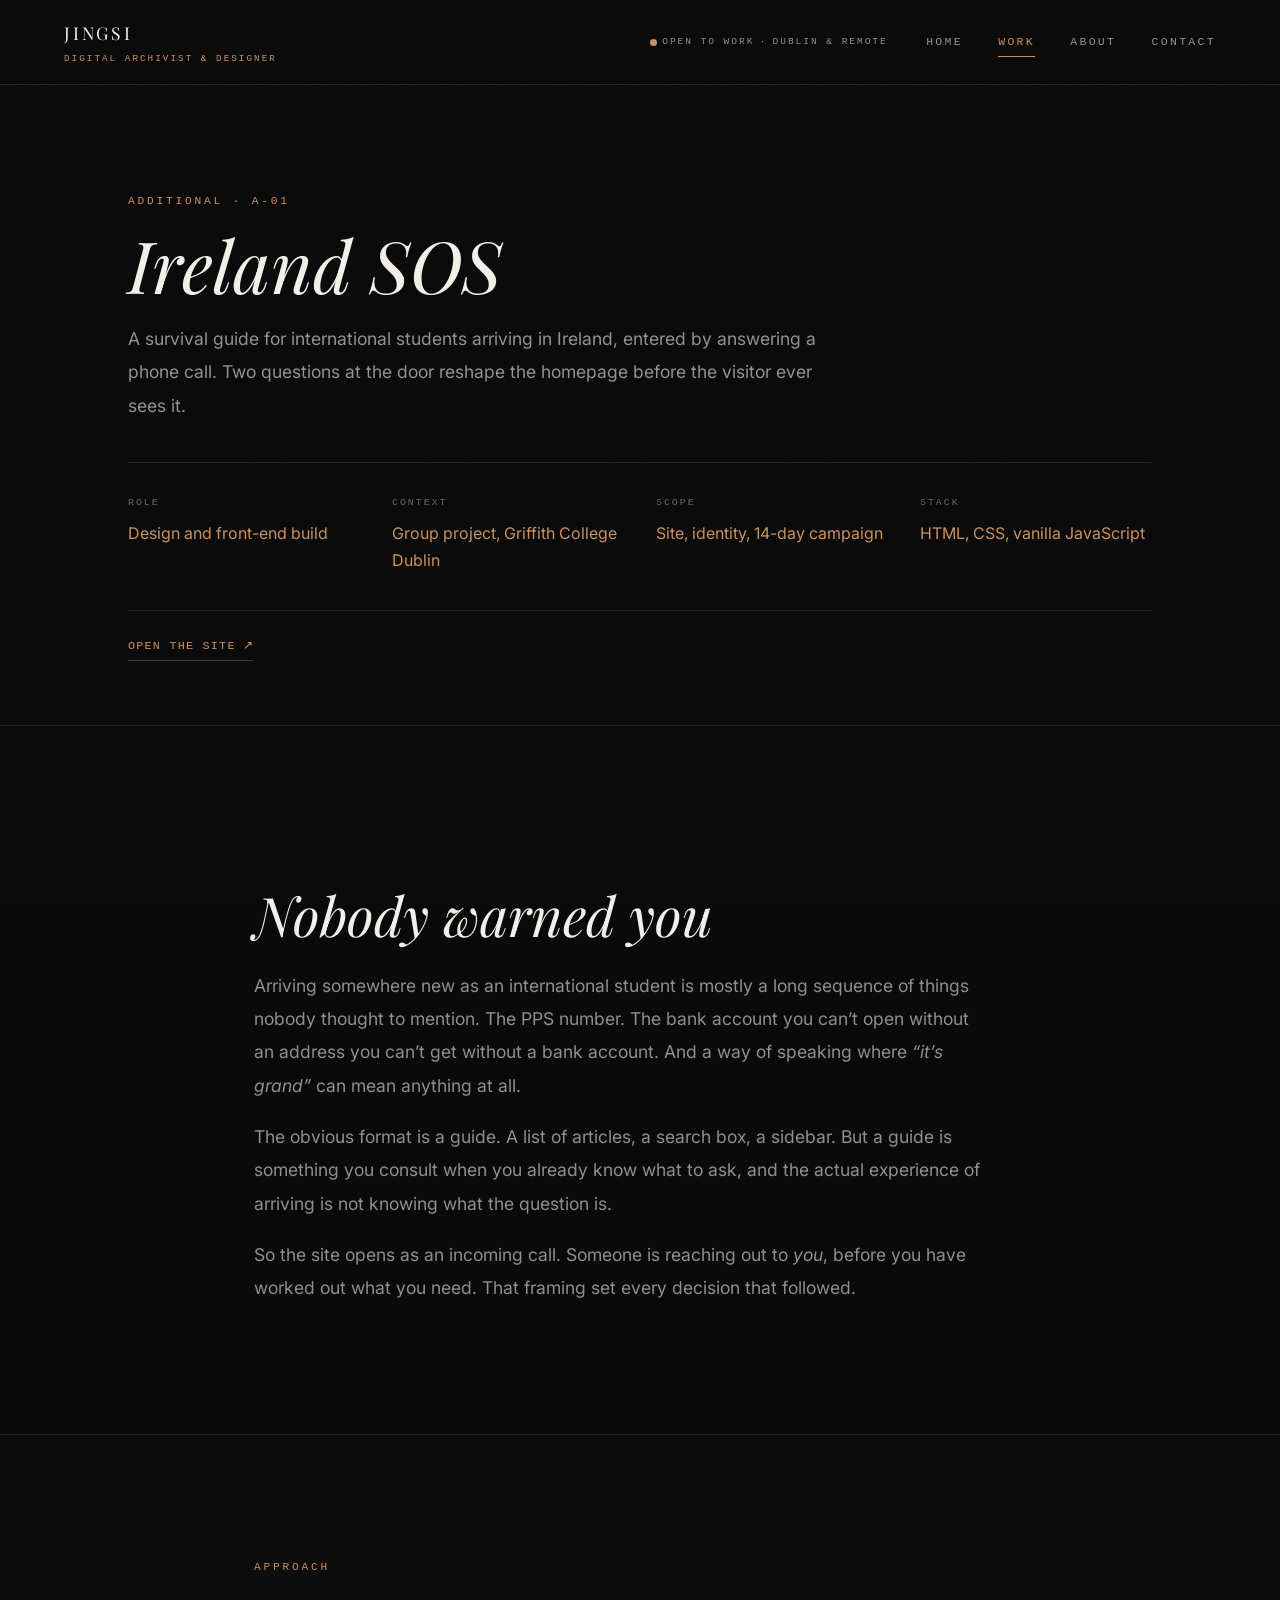
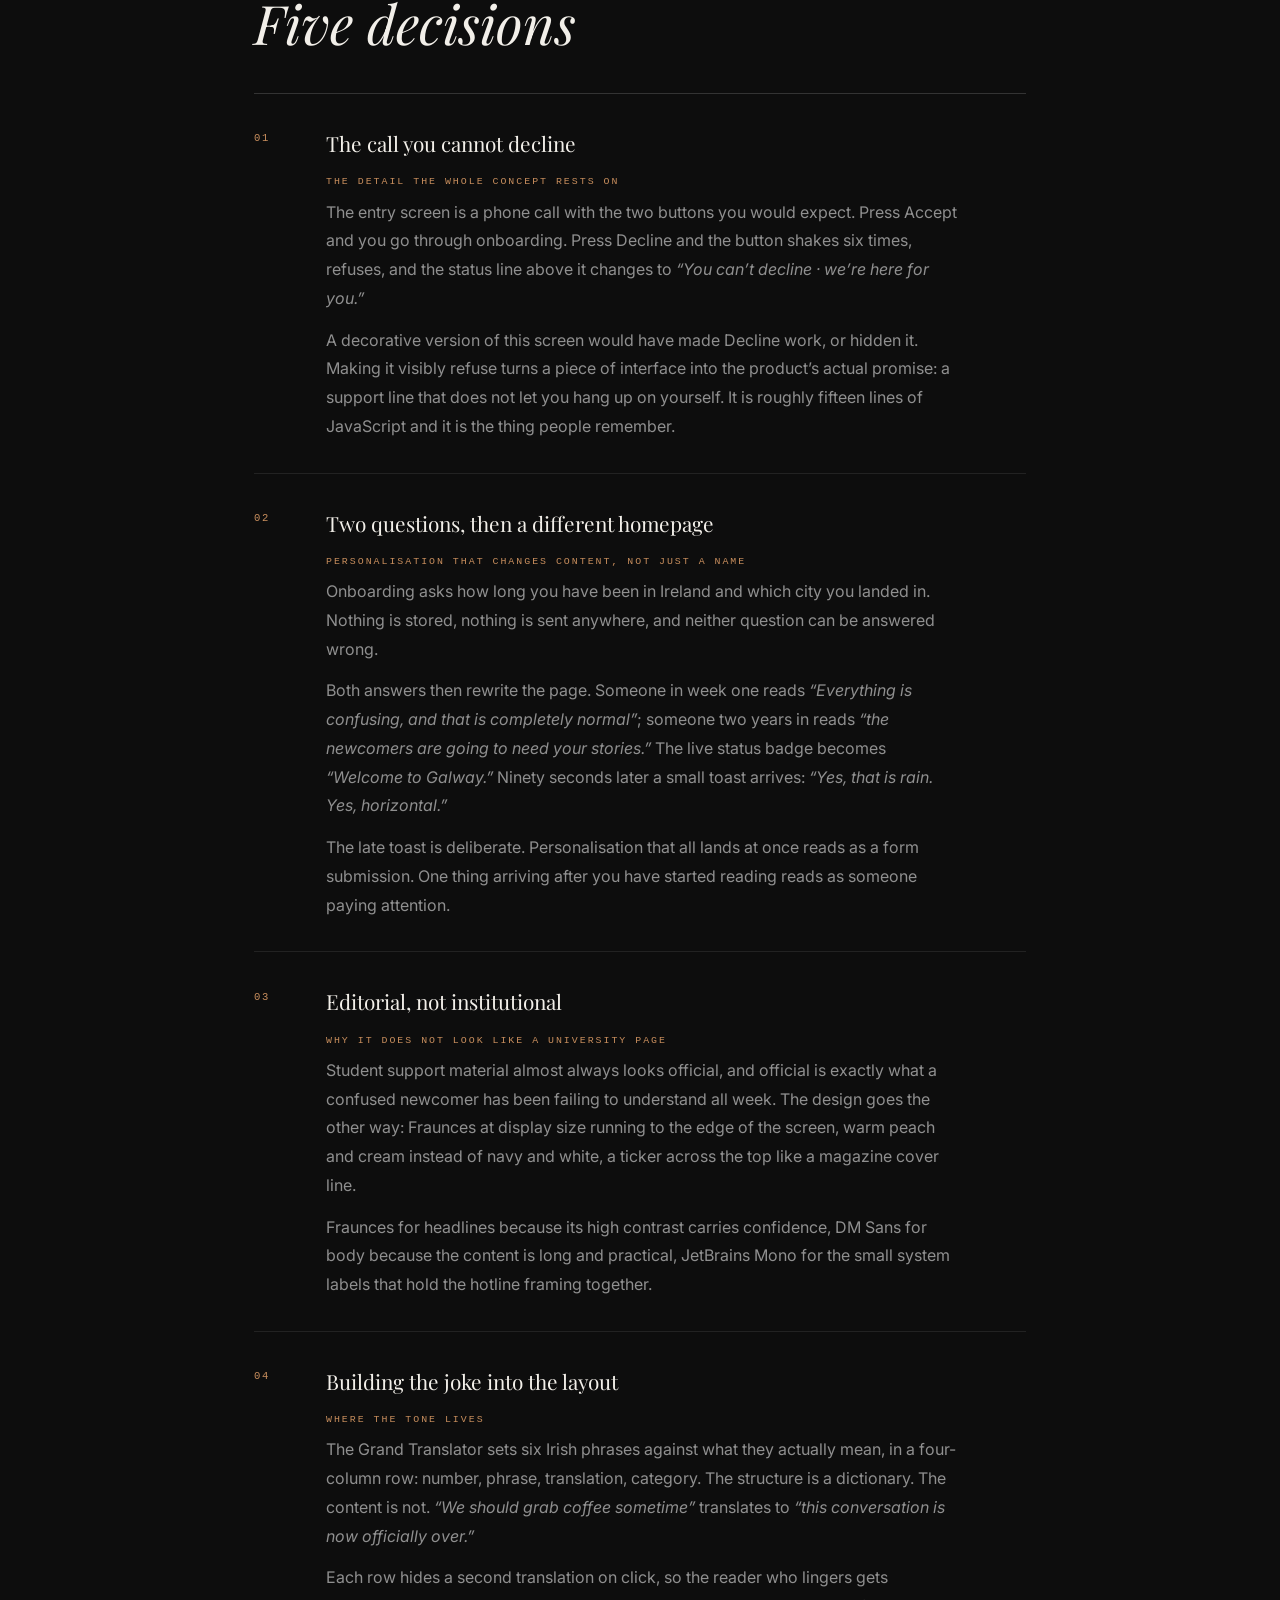
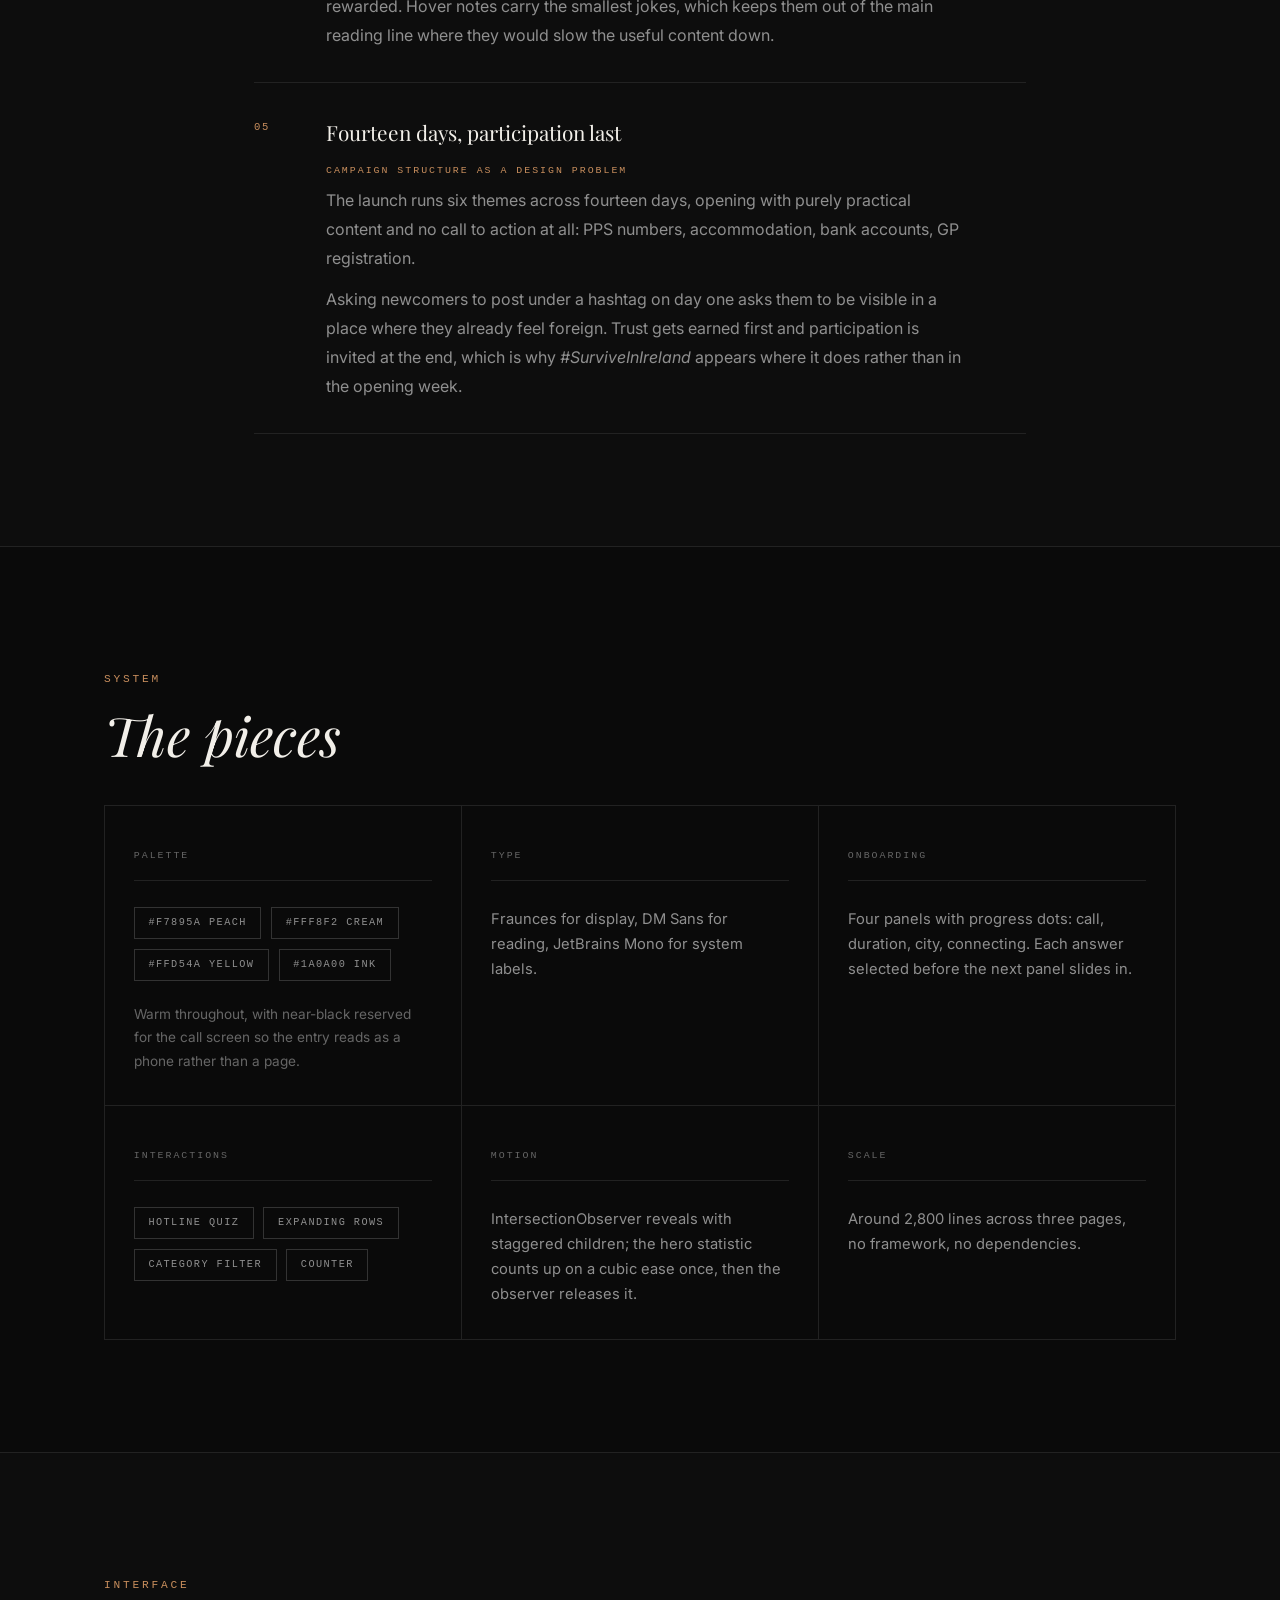
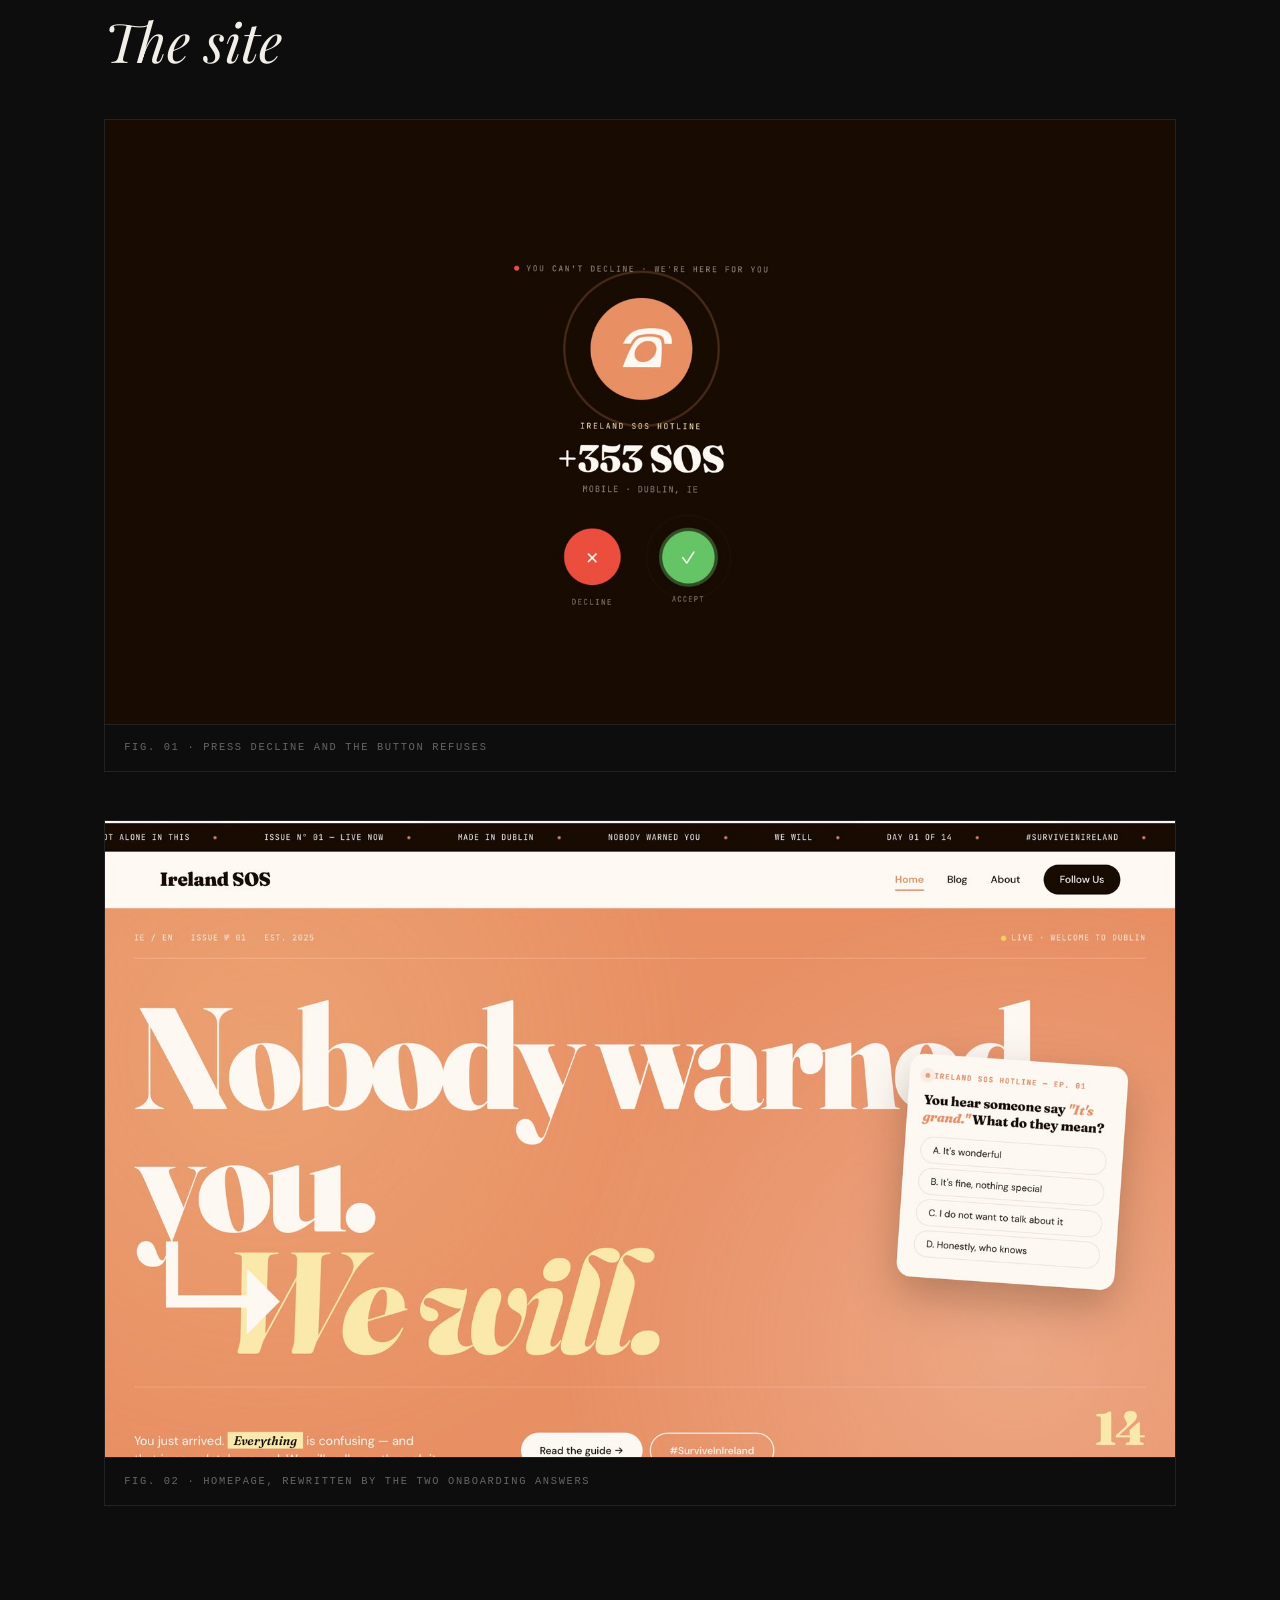
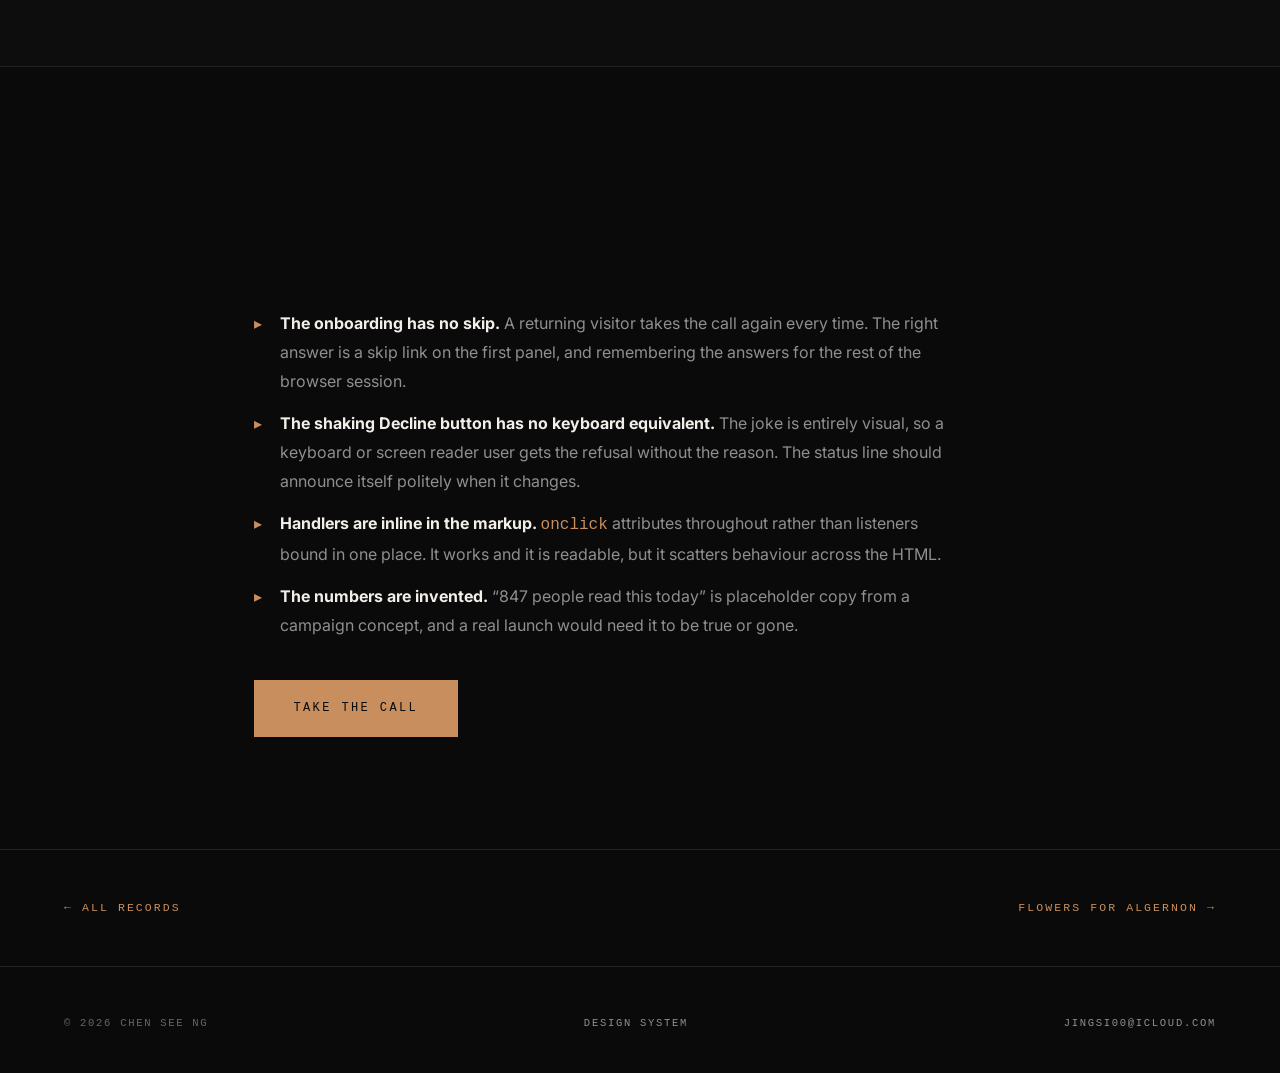
<file: project-sos.html>
<!DOCTYPE html>
<html lang="en">
<head>
<meta charset="UTF-8">
<meta name="viewport" content="width=device-width, initial-scale=1">
<title>Ireland SOS | Additional file</title>
<meta name="description" content="A survival guide for international students in Ireland, entered by answering a phone call. Editorial design, personalised onboarding, 14-day campaign.">

<meta property="og:title" content="Ireland SOS | You can't decline this call">
<meta property="og:description" content="A survival guide for international students in Ireland. Editorial design and a two-question onboarding that personalises the whole homepage.">
<meta property="og:type" content="website">
<meta name="twitter:card" content="summary_large_image">

<link rel="icon" href="favicon.svg" type="image/svg+xml">
<link rel="preconnect" href="https://fonts.googleapis.com">
<link rel="preconnect" href="https://fonts.gstatic.com" crossorigin>
<link href="https://fonts.googleapis.com/css2?family=Playfair+Display:ital,wght@0,400;0,500;1,400;1,500&family=Inter:wght@400;500&display=swap" rel="stylesheet">

<link rel="stylesheet" href="style.css">
</head>
<body>

<div class="progress"></div>

<header class="site-header">
  <a class="brand" href="index.html">
    <span class="brand__name">JINGSI</span>
    <span class="brand__role">Digital Archivist &amp; Designer</span>
  </a>

  <span class="site-status"><span class="status-dot"></span>Open to work <b>&middot;</b> Dublin &amp; remote</span>

  <button class="nav-toggle" aria-expanded="false" aria-controls="nav">
    <span>Menu</span>
    <span class="nav-toggle__bars" aria-hidden="true"><i></i><i></i></span>
  </button>
  <nav class="nav" id="nav" aria-label="Main">
    <a href="index.html">Home</a>
    <a href="work.html" aria-current="page">Work</a>
    <a href="about.html">About</a>
    <a href="contact.html">Contact</a>
  </nav>
</header>

<main>

  <section class="case-hero">
    <div class="container">
      <p class="section-label">Additional · A-01</p>
      <h1 class="case-hero__title">Ireland SOS</h1>
      <p class="lead">
        A survival guide for international students arriving in Ireland, entered by
        answering a phone call. Two questions at the door reshape the homepage before
        the visitor ever sees it.
      </p>

      <div class="meta-grid">
        <div class="meta-item">
          <span class="meta-item__label">Role</span>
          <span class="meta-item__value">Design and front-end build</span>
        </div>
        <div class="meta-item">
          <span class="meta-item__label">Context</span>
          <span class="meta-item__value">Group project, Griffith College Dublin</span>
        </div>
        <div class="meta-item">
          <span class="meta-item__label">Scope</span>
          <span class="meta-item__value">Site, identity, 14-day campaign</span>
        </div>
        <div class="meta-item">
          <span class="meta-item__label">Stack</span>
          <span class="meta-item__value">HTML, CSS, vanilla JavaScript</span>
        </div>
      </div>

      <div class="case-live">
        <a href="https://ireland-sos.netlify.app/" target="_blank" rel="noopener">Open the site</a>
      </div>

    </div>
  </section>

    <section class="section">
    <div class="container container--narrow">
      <p class="section-label">Concept</p>
      <h2 class="section-title">Nobody warned you</h2>
      <p class="lead">
        Arriving somewhere new as an international student is mostly a long sequence of
        things nobody thought to mention. The PPS number. The bank account you
        can&rsquo;t open without an address you can&rsquo;t get without a bank account.
        And a way of speaking where <em>&ldquo;it&rsquo;s grand&rdquo;</em> can mean
        anything at all.
      </p>
      <p class="lead">
        The obvious format is a guide. A list of articles, a search box, a sidebar. But
        a guide is something you consult when you already know what to ask, and the
        actual experience of arriving is not knowing what the question is.
      </p>
      <p class="lead">
        So the site opens as an incoming call. Someone is reaching out to <em>you</em>,
        before you have worked out what you need. That framing set every decision that
        followed.
      </p>
    </div>
  </section>

    <section class="section section--alt">
    <div class="container container--narrow">
      <p class="section-label">Approach</p>
      <h2 class="section-title">Five decisions</h2>

      <div class="decisions">

        <div class="decision">
          <span class="decision__no">01</span>
          <div>
            <h3>The call you cannot decline</h3>
            <span class="why">The detail the whole concept rests on</span>
            <p>
              The entry screen is a phone call with the two buttons you would expect.
              Press Accept and you go through onboarding. Press Decline and the button
              shakes six times, refuses, and the status line above it changes to
              <em>&ldquo;You can&rsquo;t decline &middot; we&rsquo;re here for you.&rdquo;</em>
            </p>
            <p>
              A decorative version of this screen would have made Decline work, or
              hidden it. Making it visibly refuse turns a piece of interface into the
              product&rsquo;s actual promise: a support line that does not let you hang
              up on yourself. It is roughly fifteen lines of JavaScript and it is the
              thing people remember.
            </p>
          </div>
        </div>

        <div class="decision">
          <span class="decision__no">02</span>
          <div>
            <h3>Two questions, then a different homepage</h3>
            <span class="why">Personalisation that changes content, not just a name</span>
            <p>
              Onboarding asks how long you have been in Ireland and which city you
              landed in. Nothing is stored, nothing is sent anywhere, and neither
              question can be answered wrong.
            </p>
            <p>
              Both answers then rewrite the page. Someone in week one reads
              <em>&ldquo;Everything is confusing, and that is completely normal&rdquo;</em>;
              someone two years in reads <em>&ldquo;the newcomers are going to need
              your stories.&rdquo;</em> The live status badge becomes
              <em>&ldquo;Welcome to Galway.&rdquo;</em> Ninety seconds later a small
              toast arrives: <em>&ldquo;Yes, that is rain. Yes, horizontal.&rdquo;</em>
            </p>
            <p>
              The late toast is deliberate. Personalisation that all lands at once reads
              as a form submission. One thing arriving after you have started reading
              reads as someone paying attention.
            </p>
          </div>
        </div>

        <div class="decision">
          <span class="decision__no">03</span>
          <div>
            <h3>Editorial, not institutional</h3>
            <span class="why">Why it does not look like a university page</span>
            <p>
              Student support material almost always looks official, and official is
              exactly what a confused newcomer has been failing to understand all week.
              The design goes the other way: Fraunces at display size running to the
              edge of the screen, warm peach and cream instead of navy and white, a
              ticker across the top like a magazine cover line.
            </p>
            <p>
              Fraunces for headlines because its high contrast carries confidence, DM
              Sans for body because the content is long and practical, JetBrains Mono
              for the small system labels that hold the hotline framing together.
            </p>
          </div>
        </div>

        <div class="decision">
          <span class="decision__no">04</span>
          <div>
            <h3>Building the joke into the layout</h3>
            <span class="why">Where the tone lives</span>
            <p>
              The Grand Translator sets six Irish phrases against what they actually
              mean, in a four-column row: number, phrase, translation, category. The
              structure is a dictionary. The content is not.
              <em>&ldquo;We should grab coffee sometime&rdquo;</em> translates to
              <em>&ldquo;this conversation is now officially over.&rdquo;</em>
            </p>
            <p>
              Each row hides a second translation on click, so the reader who lingers
              gets rewarded. Hover notes carry the smallest jokes, which keeps them out
              of the main reading line where they would slow the useful content down.
            </p>
          </div>
        </div>

        <div class="decision">
          <span class="decision__no">05</span>
          <div>
            <h3>Fourteen days, participation last</h3>
            <span class="why">Campaign structure as a design problem</span>
            <p>
              The launch runs six themes across fourteen days, opening with purely
              practical content and no call to action at all: PPS numbers,
              accommodation, bank accounts, GP registration.
            </p>
            <p>
              Asking newcomers to post under a hashtag on day one asks them to be
              visible in a place where they already feel foreign. Trust gets earned
              first and participation is invited at the end, which is why
              <em>#SurviveInIreland</em> appears where it does rather than in the
              opening week.
            </p>
          </div>
        </div>

      </div>
    </div>
  </section>

    <section class="section">
    <div class="container">
      <p class="section-label">System</p>
      <h2 class="section-title">The pieces</h2>

      <div class="spec-shelf">
        <div class="spec-cell">
          <p class="spec-cell__label">Palette</p>
          <div class="tags">
            <span class="tag">#F7895A Peach</span>
            <span class="tag">#FFF8F2 Cream</span>
            <span class="tag">#FFD54A Yellow</span>
            <span class="tag">#1A0A00 Ink</span>
          </div>
          <p class="spec-cell__note">
            Warm throughout, with near-black reserved for the call screen so the entry
            reads as a phone rather than a page.
          </p>
        </div>

        <div class="spec-cell">
          <p class="spec-cell__label">Type</p>
          <p style="margin:0; color:var(--muted); font-size:.92rem; line-height:1.7;">
            Fraunces for display, DM Sans for reading, JetBrains Mono for system labels.
          </p>
        </div>

        <div class="spec-cell">
          <p class="spec-cell__label">Onboarding</p>
          <p style="margin:0; color:var(--muted); font-size:.92rem; line-height:1.7;">
            Four panels with progress dots: call, duration, city, connecting. Each
            answer selected before the next panel slides in.
          </p>
        </div>

        <div class="spec-cell">
          <p class="spec-cell__label">Interactions</p>
          <div class="tags">
            <span class="tag">Hotline quiz</span>
            <span class="tag">Expanding rows</span>
            <span class="tag">Category filter</span>
            <span class="tag">Counter</span>
          </div>
        </div>

        <div class="spec-cell">
          <p class="spec-cell__label">Motion</p>
          <p style="margin:0; color:var(--muted); font-size:.92rem; line-height:1.7;">
            IntersectionObserver reveals with staggered children; the hero statistic
            counts up on a cubic ease once, then the observer releases it.
          </p>
        </div>

        <div class="spec-cell">
          <p class="spec-cell__label">Scale</p>
          <p style="margin:0; color:var(--muted); font-size:.92rem; line-height:1.7;">
            Around 2,800 lines across three pages, no framework, no dependencies.
          </p>
        </div>
      </div>
    </div>
  </section>

    <section class="section section--alt">
    <div class="container">
      <p class="section-label">Interface</p>
      <h2 class="section-title">The site</h2>

      <div style="margin-top:3rem;">
        <figure class="case-figure">
          <img src="images/sos-01.jpg" alt="Incoming call screen where the status line reads you cannot decline, we are here for you" loading="lazy">
          <figcaption>Fig. 01 · Press Decline and the button refuses</figcaption>
        </figure>
        <figure class="case-figure">
          <img src="images/sos-02.jpg" alt="Homepage hero reading Nobody warned you. We will." loading="lazy">
          <figcaption>Fig. 02 · Homepage, rewritten by the two onboarding answers</figcaption>
        </figure>

      </div>
    </div>
  </section>

    <section class="section">
    <div class="container container--narrow">
      <p class="section-label">Reflection</p>
      <h2 class="section-title">What I&rsquo;d change</h2>

      <ul class="case-list">
        <li><strong style="color:var(--text);">The onboarding has no skip.</strong> A returning visitor takes the call again every time. The right answer is a skip link on the first panel, and remembering the answers for the rest of the browser session.</li>
        <li><strong style="color:var(--text);">The shaking Decline button has no keyboard equivalent.</strong> The joke is entirely visual, so a keyboard or screen reader user gets the refusal without the reason. The status line should announce itself politely when it changes.</li>
        <li><strong style="color:var(--text);">Handlers are inline in the markup.</strong> <code style="font-family:var(--mono); color:var(--gold);">onclick</code> attributes throughout rather than listeners bound in one place. It works and it is readable, but it scatters behaviour across the HTML.</li>
        <li><strong style="color:var(--text);">The numbers are invented.</strong> &ldquo;847 people read this today&rdquo; is placeholder copy from a campaign concept, and a real launch would need it to be true or gone.</li>
      </ul>

      <div style="display:flex; gap:1.2rem; flex-wrap:wrap; margin-top:2.5rem;">
        <a class="btn-primary" href="https://ireland-sos.netlify.app/" target="_blank" rel="noopener">Take the call</a>
              </div>
    </div>
  </section>

  <nav class="case-nav" aria-label="Project navigation">
    <a href="work.html">← All records</a>
    <a href="project-algernon.html">Flowers for Algernon →</a>
  </nav>

</main>

<footer class="site-footer">
  <div class="site-footer__inner">
    <span>© 2026 Chen See Ng</span>
    <span><a href="design-system.html">Design system</a></span>
    <span><a href="mailto:jingsi00@icloud.com">jingsi00@icloud.com</a></span>
  </div>
</footer>

<script src="main.js"></script>
</body>
</html>
</file>
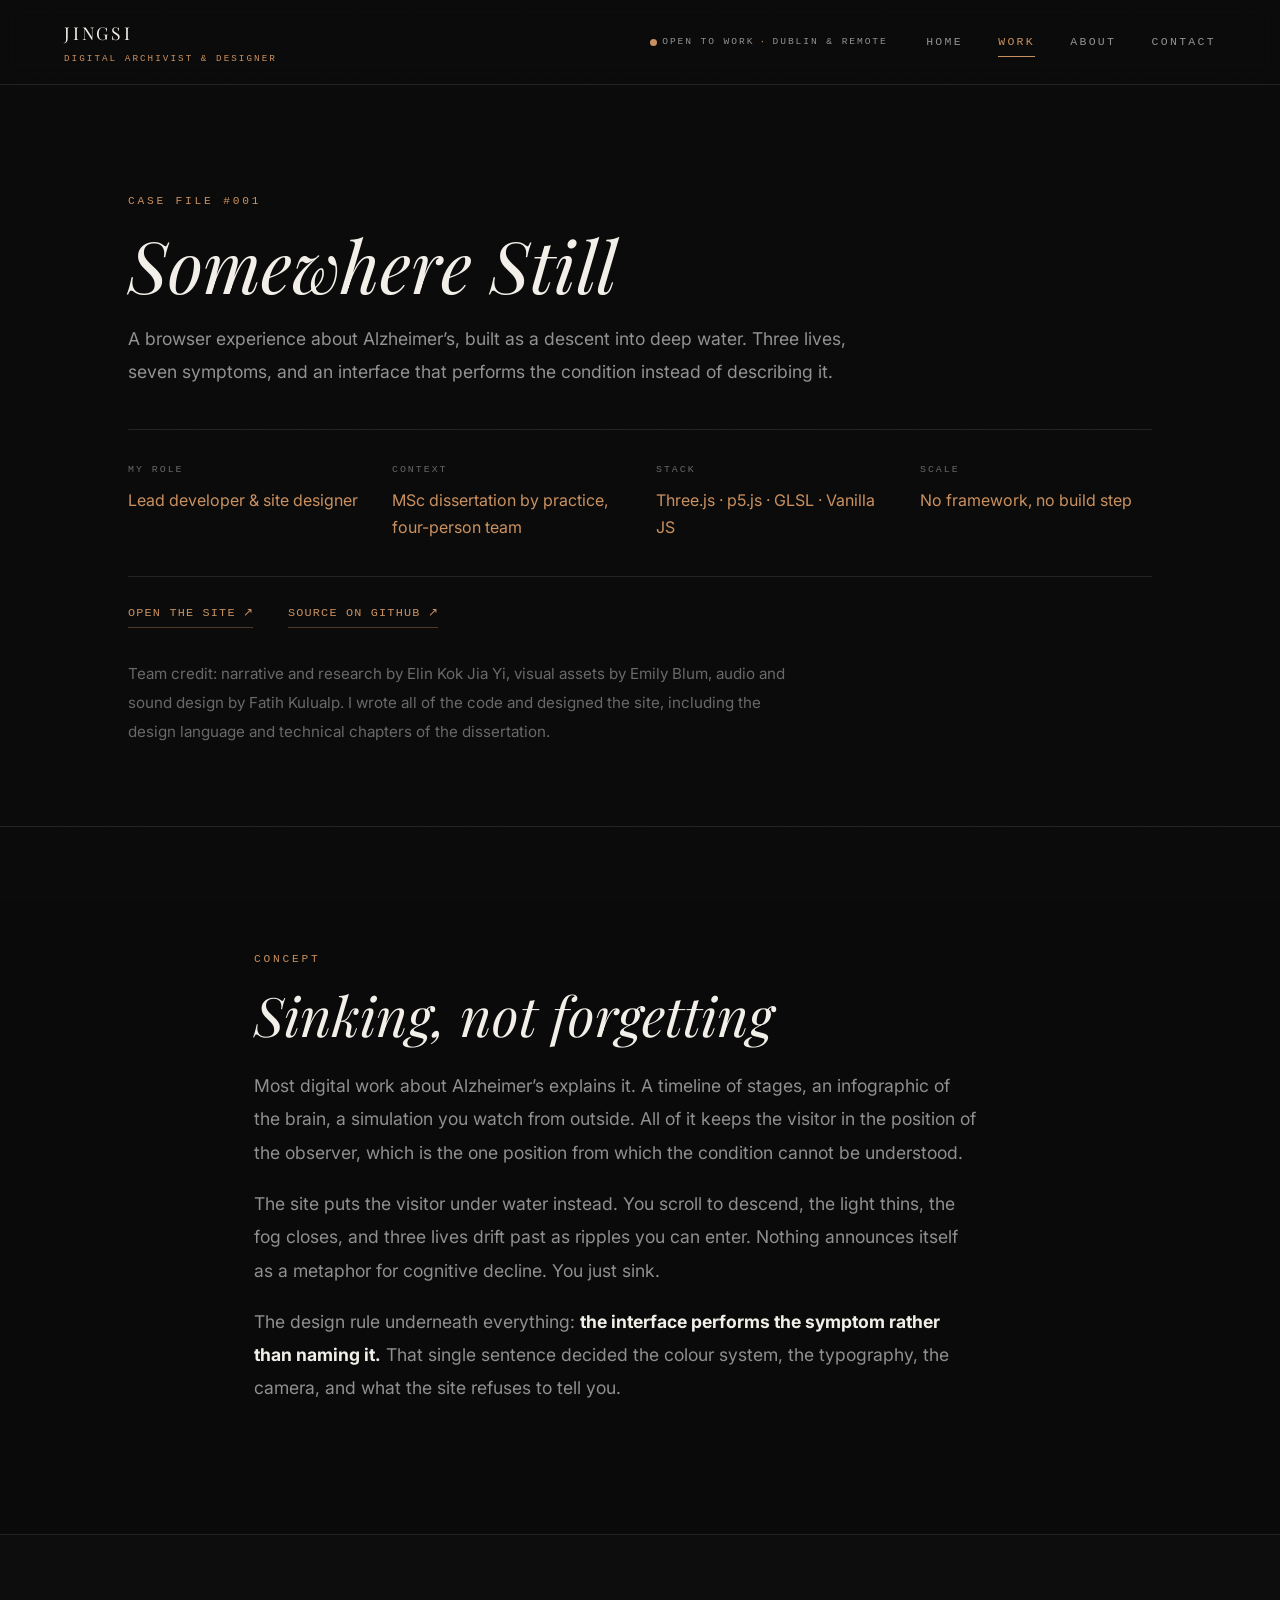
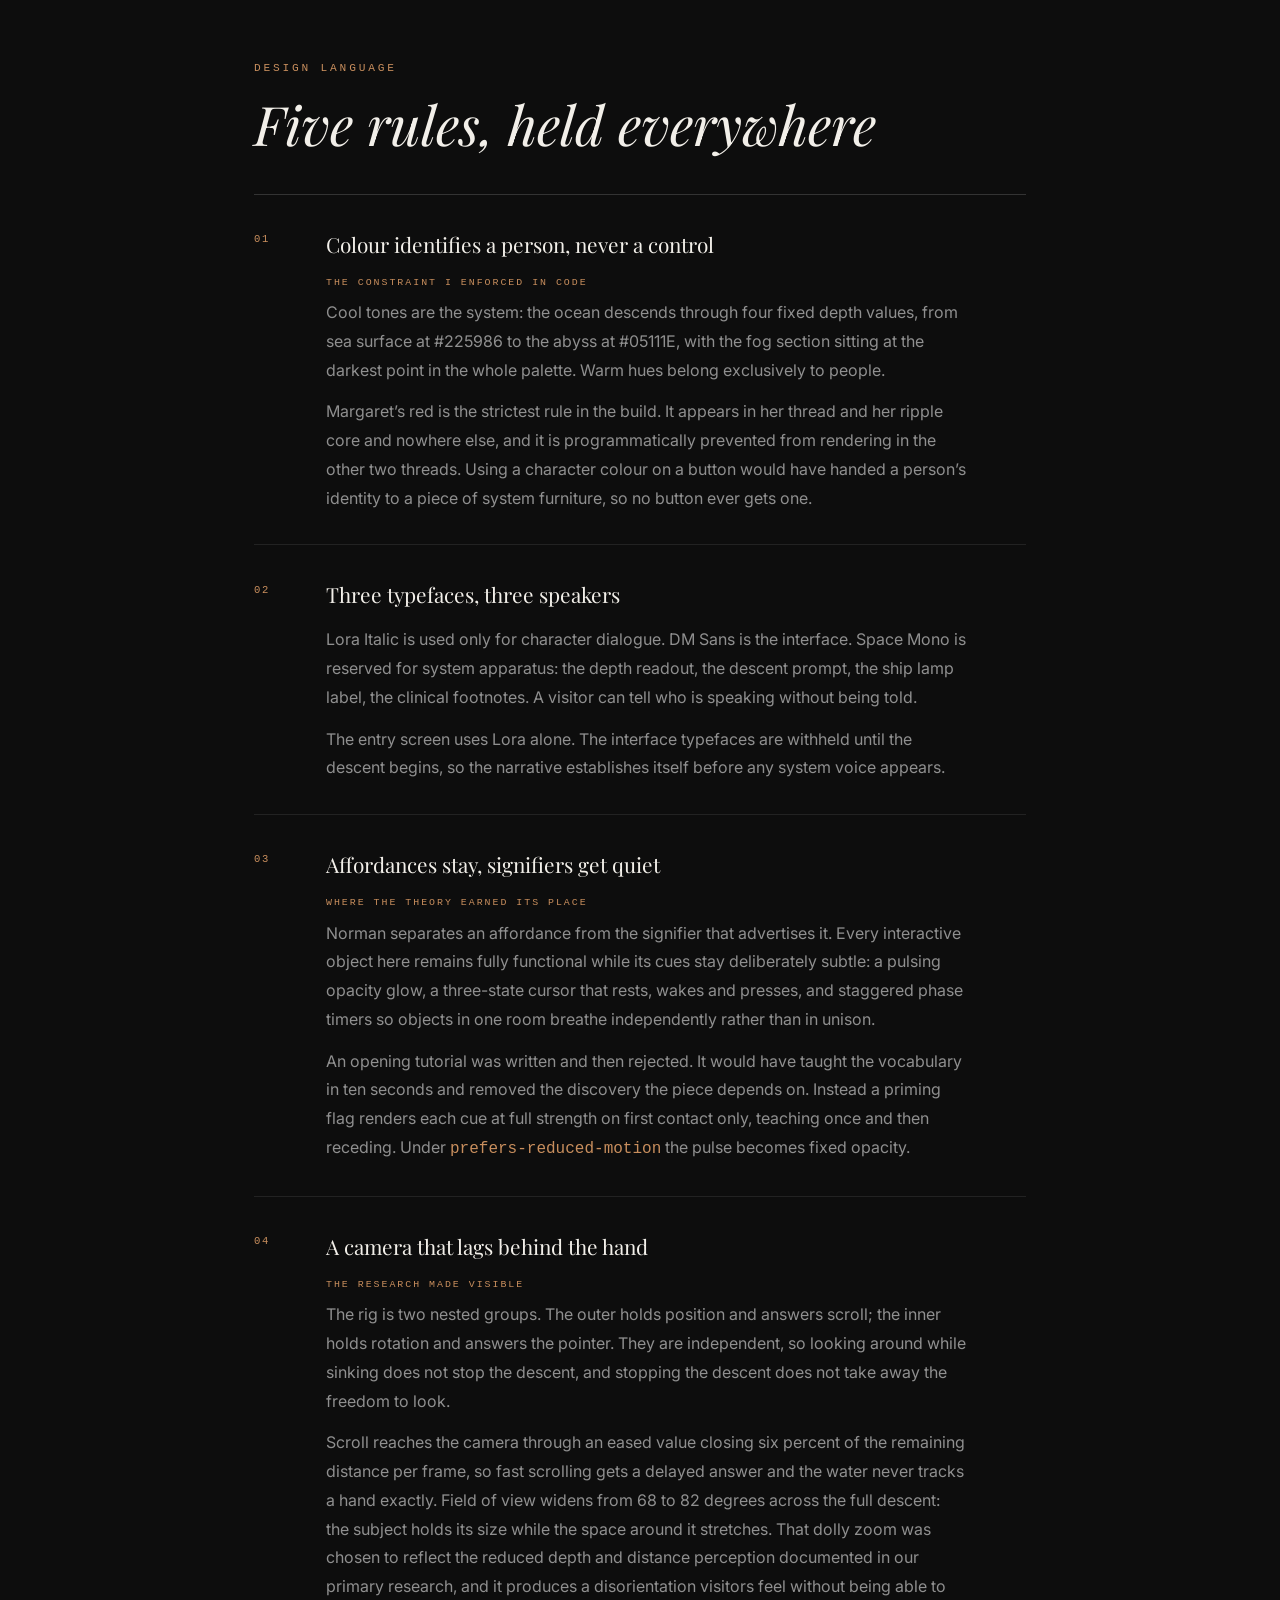
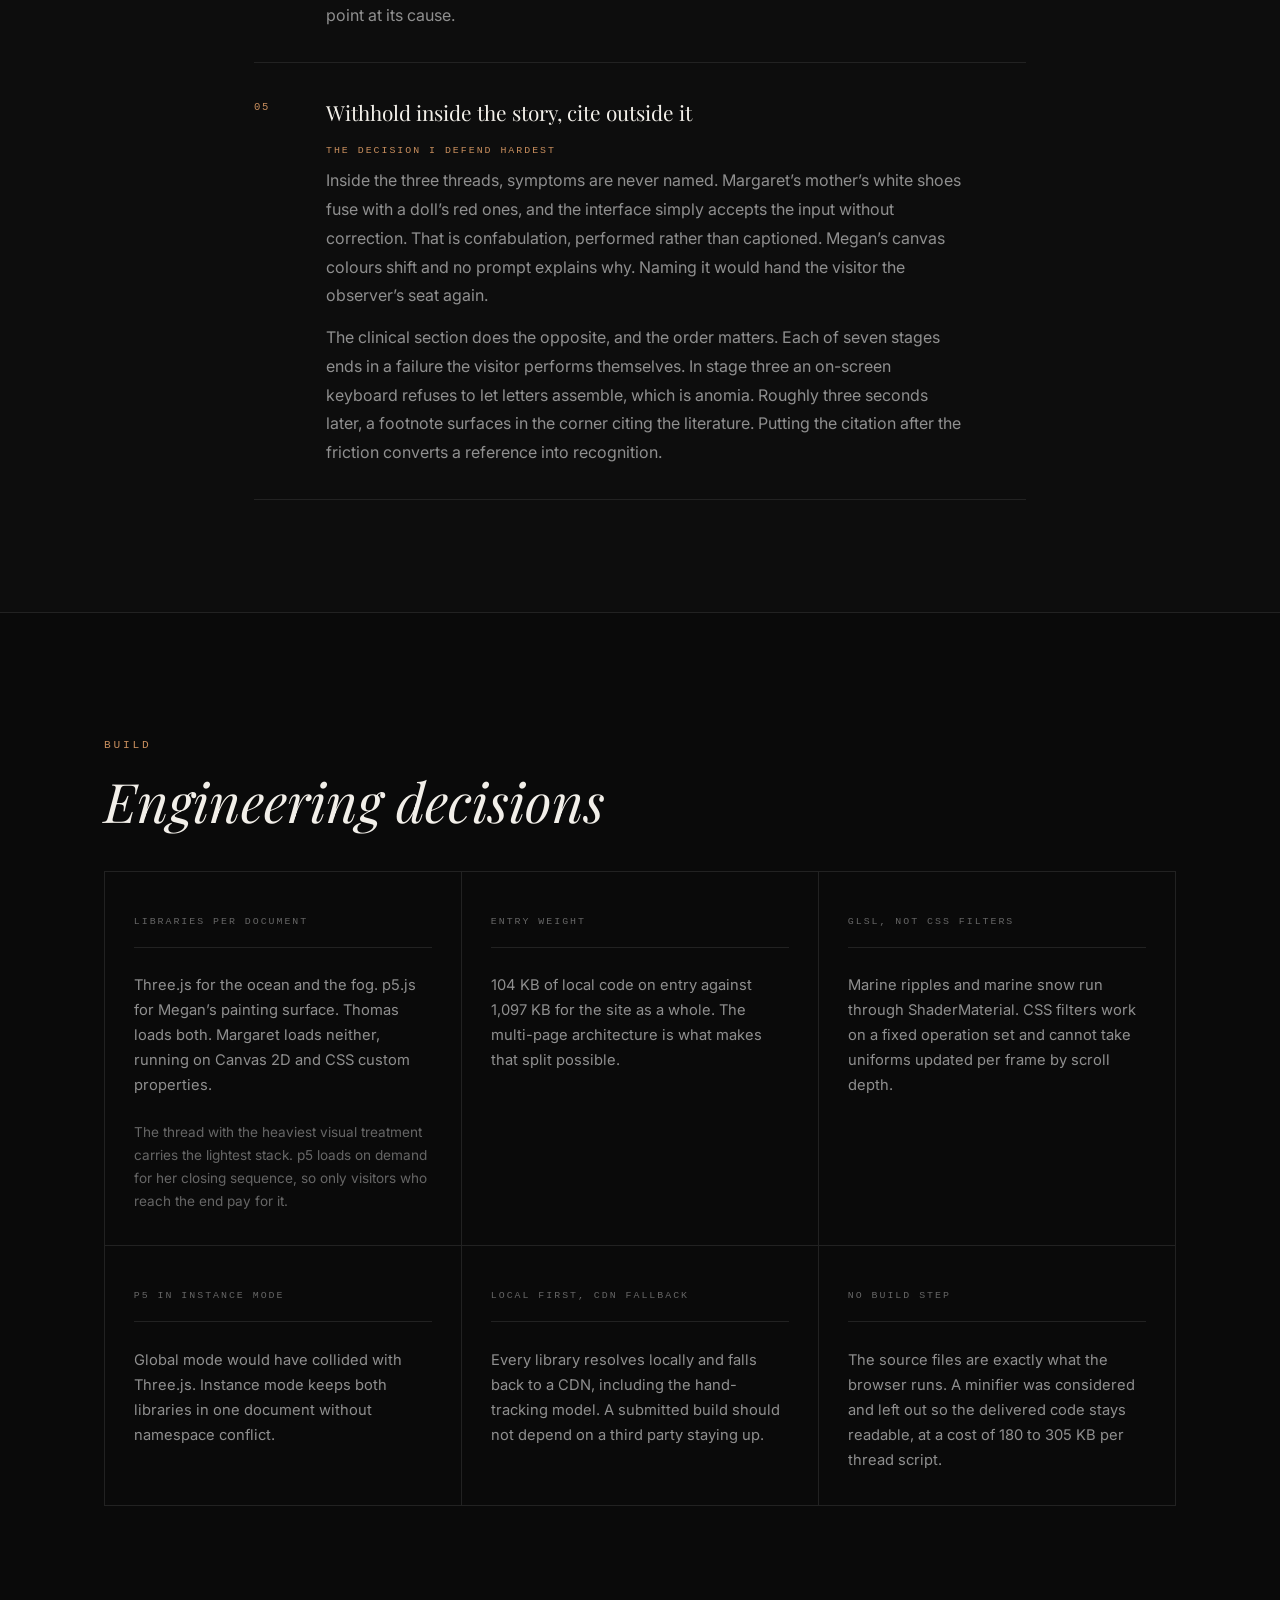
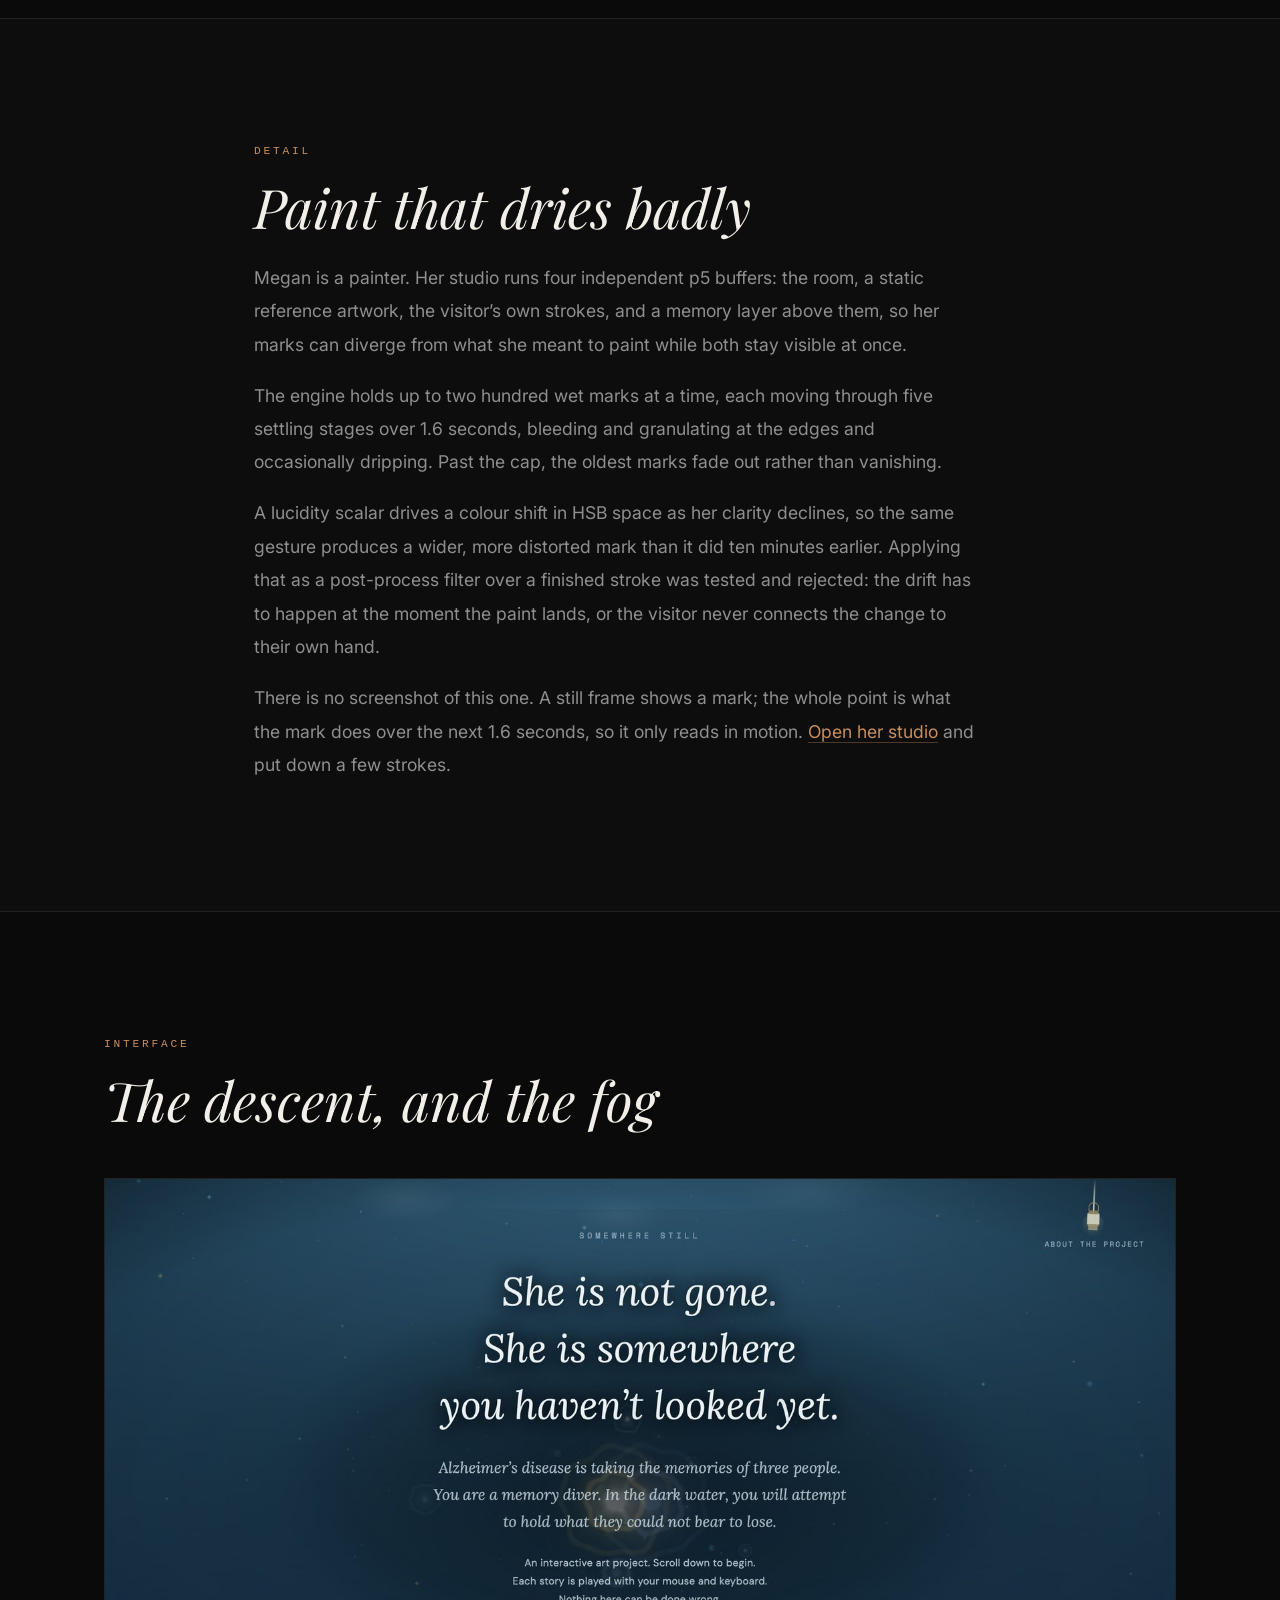
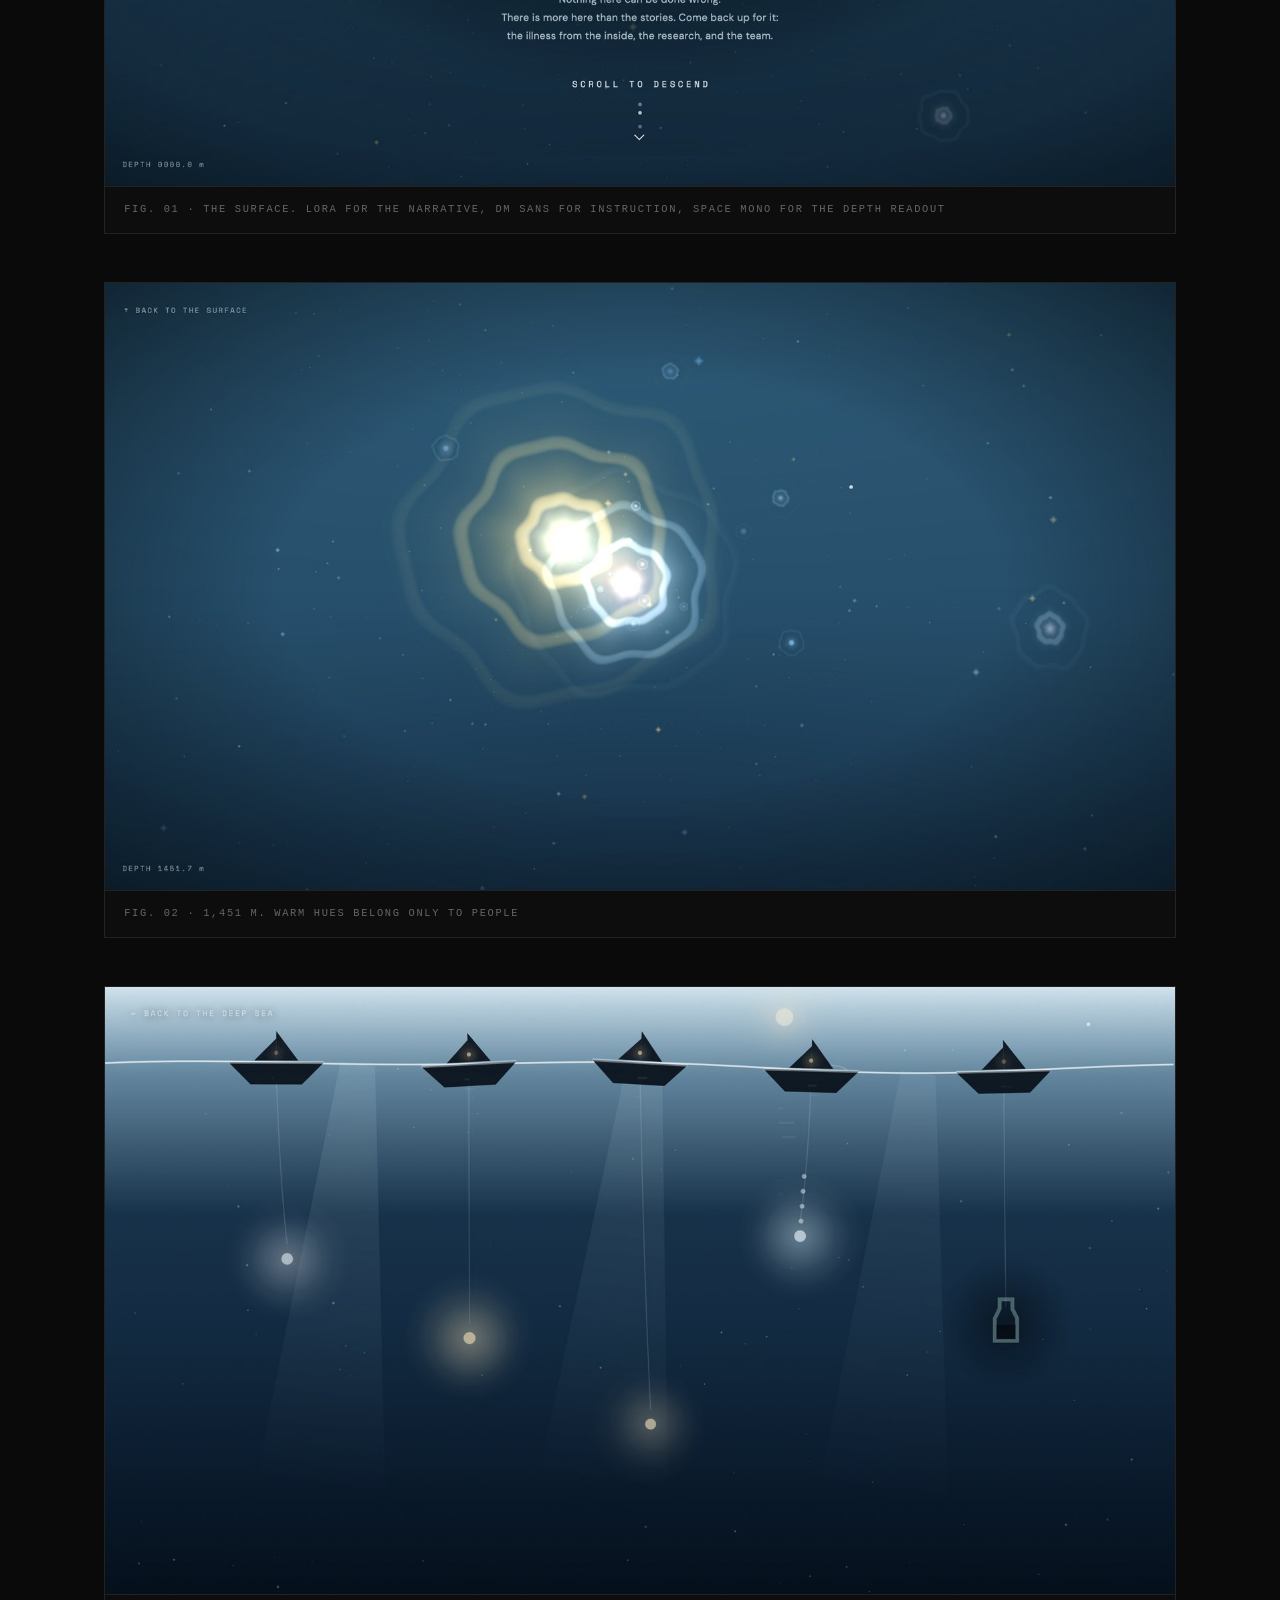
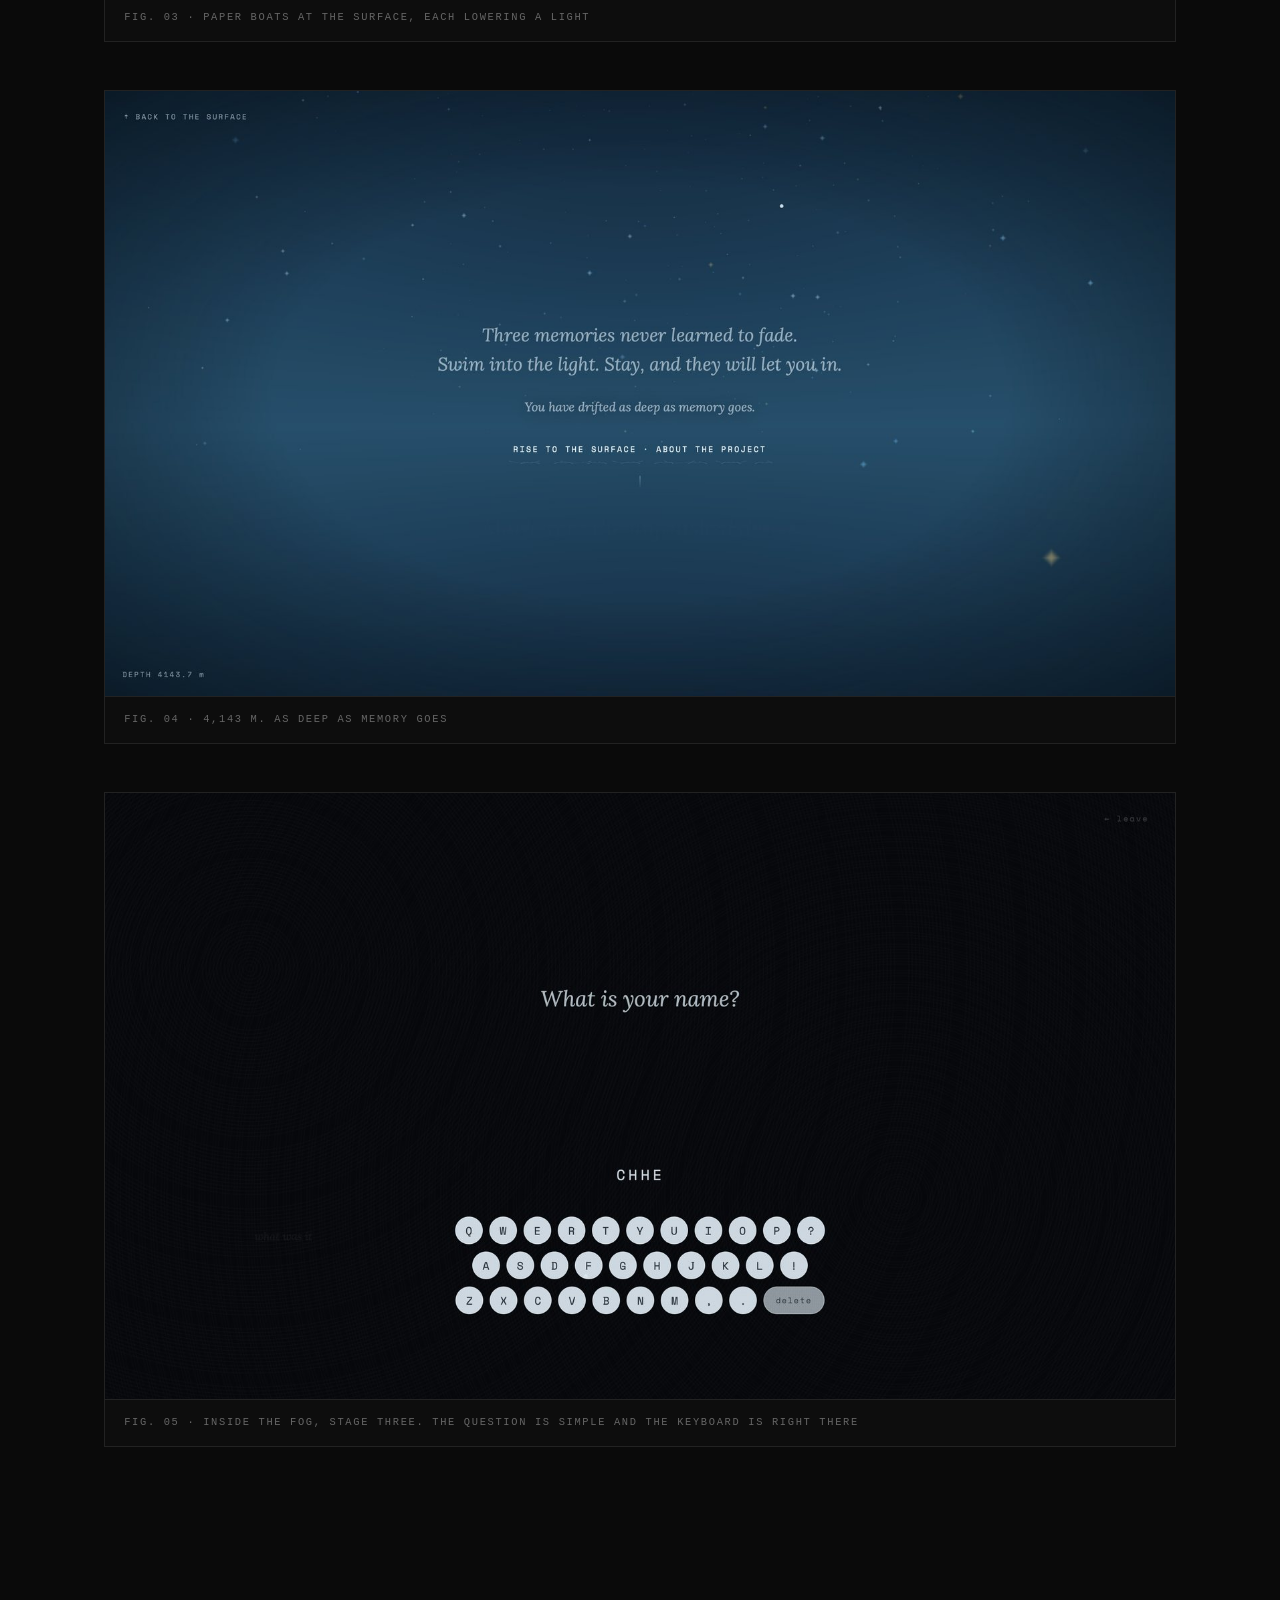
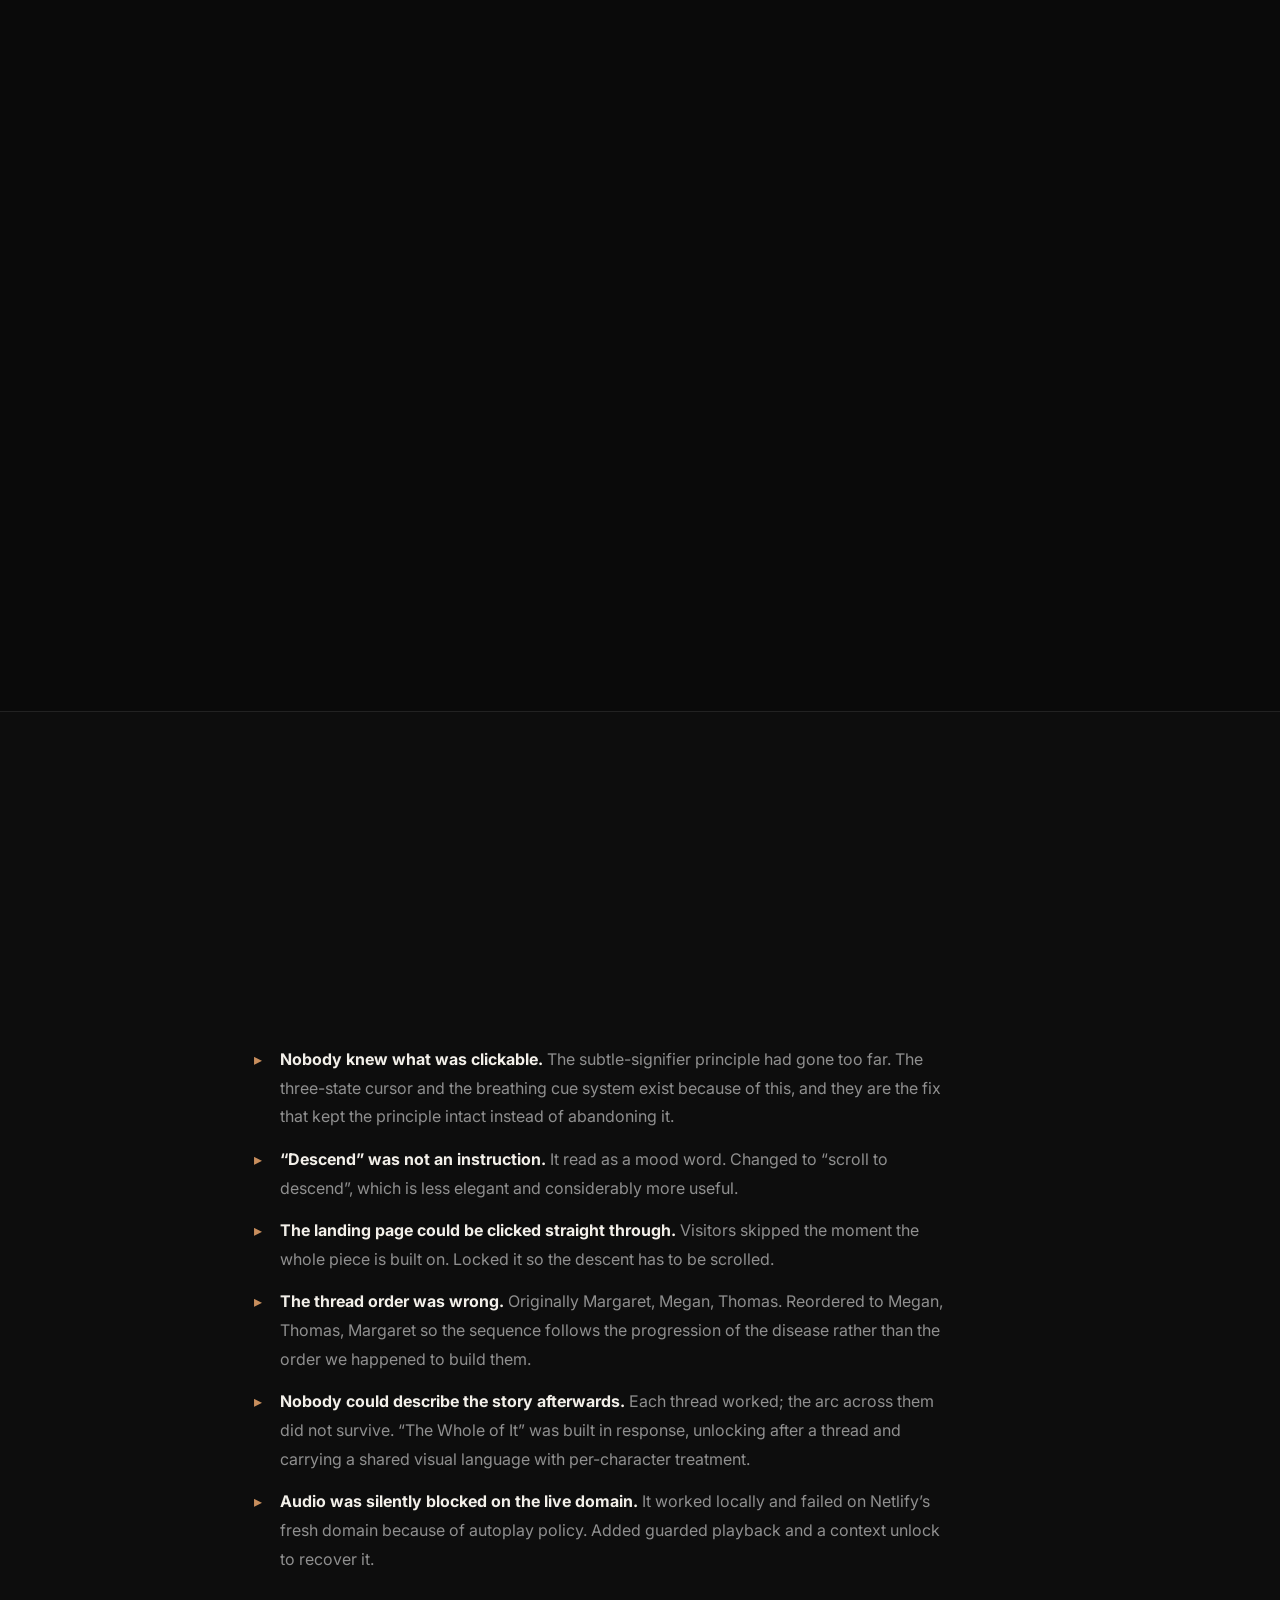
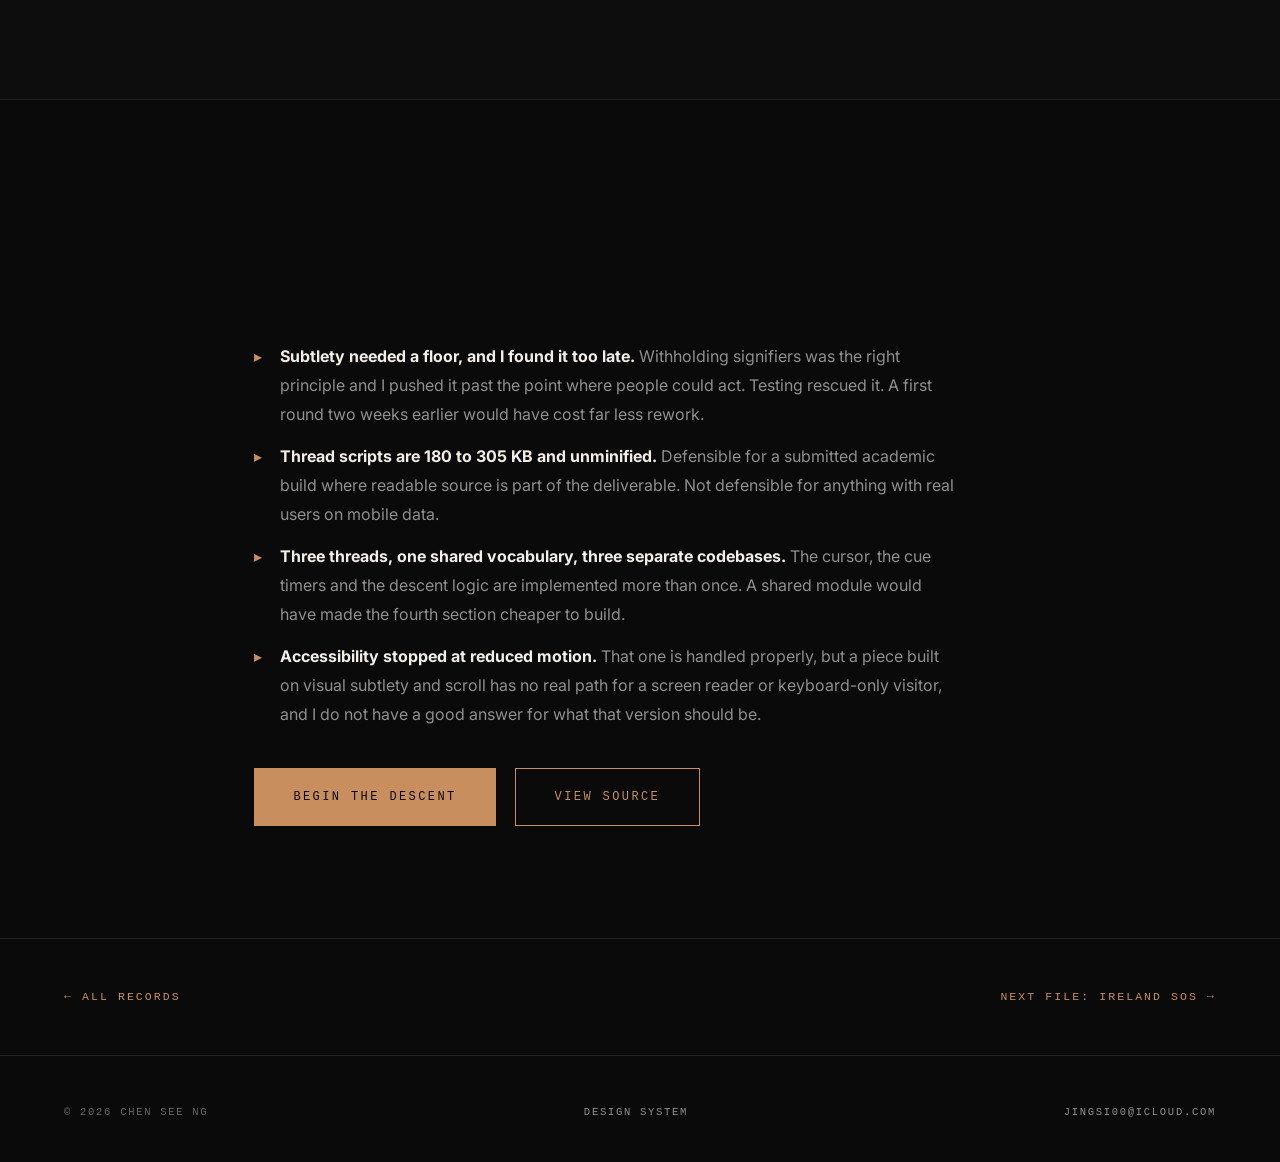
<file: project-still.html>
<!DOCTYPE html>
<html lang="en">
<head>
<meta charset="UTF-8">
<meta name="viewport" content="width=device-width, initial-scale=1">
<title>Somewhere Still | Case File #001</title>
<meta name="description" content="A browser experience about Alzheimer's built as a descent into deep water. Lead developer and designer on a four-person MSc dissertation by practice.">

<meta property="og:title" content="Somewhere Still | Alzheimer's as a descent">
<meta property="og:description" content="A browser experience where the interface performs the symptom instead of describing it. Three.js, p5.js, GLSL, no framework.">
<meta property="og:type" content="website">
<meta name="twitter:card" content="summary_large_image">

<link rel="icon" href="favicon.svg" type="image/svg+xml">
<link rel="preconnect" href="https://fonts.googleapis.com">
<link rel="preconnect" href="https://fonts.gstatic.com" crossorigin>
<link href="https://fonts.googleapis.com/css2?family=Playfair+Display:ital,wght@0,400;0,500;1,400;1,500&family=Inter:wght@400;500&display=swap" rel="stylesheet">

<link rel="stylesheet" href="style.css">
</head>
<body>

<div class="progress"></div>

<header class="site-header">
  <a class="brand" href="index.html">
    <span class="brand__name">JINGSI</span>
    <span class="brand__role">Digital Archivist &amp; Designer</span>
  </a>

  <span class="site-status"><span class="status-dot"></span>Open to work <b>&middot;</b> Dublin &amp; remote</span>

  <button class="nav-toggle" aria-expanded="false" aria-controls="nav">
    <span>Menu</span>
    <span class="nav-toggle__bars" aria-hidden="true"><i></i><i></i></span>
  </button>
  <nav class="nav" id="nav" aria-label="Main">
    <a href="index.html">Home</a>
    <a href="work.html" aria-current="page">Work</a>
    <a href="about.html">About</a>
    <a href="contact.html">Contact</a>
  </nav>
</header>

<main>

  <section class="case-hero">
    <div class="container">
      <p class="section-label">Case File #001</p>
      <h1 class="case-hero__title">Somewhere Still</h1>
      <p class="lead">
        A browser experience about Alzheimer&rsquo;s, built as a descent into deep
        water. Three lives, seven symptoms, and an interface that performs the
        condition instead of describing it.
      </p>

      <div class="meta-grid">
        <div class="meta-item">
          <span class="meta-item__label">My role</span>
          <span class="meta-item__value">Lead developer &amp; site designer</span>
        </div>
        <div class="meta-item">
          <span class="meta-item__label">Context</span>
          <span class="meta-item__value">MSc dissertation by practice, four-person team</span>
        </div>
        <div class="meta-item">
          <span class="meta-item__label">Stack</span>
          <span class="meta-item__value">Three.js · p5.js · GLSL · Vanilla JS</span>
        </div>
        <div class="meta-item">
          <span class="meta-item__label">Scale</span>
          <span class="meta-item__value">No framework, no build step</span>
        </div>
      </div>

      <div class="case-live">
        <a href="https://somewhere-still-griffith.netlify.app/" target="_blank" rel="noopener">Open the site</a>
        <a href="https://github.com/jingsi-ng/somewhere-still" target="_blank" rel="noopener">Source on GitHub</a>
      </div>

      <p class="lead" style="margin-top:2rem; font-size:.95rem; color:var(--muted-2);">
        Team credit: narrative and research by Elin Kok Jia Yi, visual assets by
        Emily Blum, audio and sound design by Fatih Kulualp. I wrote all of the code
        and designed the site, including the design language and technical chapters
        of the dissertation.
      </p>
    </div>
  </section>

    <section class="section">
    <div class="container container--narrow">
      <p class="section-label">Concept</p>
      <h2 class="section-title">Sinking, not forgetting</h2>
      <p class="lead">
        Most digital work about Alzheimer&rsquo;s explains it. A timeline of stages,
        an infographic of the brain, a simulation you watch from outside. All of it
        keeps the visitor in the position of the observer, which is the one position
        from which the condition cannot be understood.
      </p>
      <p class="lead">
        The site puts the visitor under water instead. You scroll to descend, the
        light thins, the fog closes, and three lives drift past as ripples you can
        enter. Nothing announces itself as a metaphor for cognitive decline. You just
        sink.
      </p>
      <p class="lead">
        The design rule underneath everything: <strong style="color:var(--text);">the
        interface performs the symptom rather than naming it.</strong> That single
        sentence decided the colour system, the typography, the camera, and what the
        site refuses to tell you.
      </p>
    </div>
  </section>

    <section class="section section--alt">
    <div class="container container--narrow">
      <p class="section-label">Design language</p>
      <h2 class="section-title">Five rules, held everywhere</h2>

      <div class="decisions">

        <div class="decision">
          <span class="decision__no">01</span>
          <div>
            <h3>Colour identifies a person, never a control</h3>
            <span class="why">The constraint I enforced in code</span>
            <p>
              Cool tones are the system: the ocean descends through four fixed depth
              values, from sea surface at #225986 to the abyss at #05111E, with the
              fog section sitting at the darkest point in the whole palette.
              Warm hues belong exclusively to people.
            </p>
            <p>
              Margaret&rsquo;s red is the strictest rule in the build. It appears in
              her thread and her ripple core and nowhere else, and it is
              programmatically prevented from rendering in the other two threads. Using
              a character colour on a button would have handed a person&rsquo;s
              identity to a piece of system furniture, so no button ever gets one.
            </p>
          </div>
        </div>

        <div class="decision">
          <span class="decision__no">02</span>
          <div>
            <h3>Three typefaces, three speakers</h3>
            <p>
              Lora Italic is used only for character dialogue. DM Sans is the
              interface. Space Mono is reserved for system apparatus: the depth
              readout, the descent prompt, the ship lamp label, the clinical
              footnotes. A visitor can tell who is speaking without being told.
            </p>
            <p>
              The entry screen uses Lora alone. The interface typefaces are withheld
              until the descent begins, so the narrative establishes itself before any
              system voice appears.
            </p>
          </div>
        </div>

        <div class="decision">
          <span class="decision__no">03</span>
          <div>
            <h3>Affordances stay, signifiers get quiet</h3>
            <span class="why">Where the theory earned its place</span>
            <p>
              Norman separates an affordance from the signifier that advertises it.
              Every interactive object here remains fully functional while its cues
              stay deliberately subtle: a pulsing opacity glow, a three-state cursor
              that rests, wakes and presses, and staggered phase timers so objects in
              one room breathe independently rather than in unison.
            </p>
            <p>
              An opening tutorial was written and then rejected. It would have taught
              the vocabulary in ten seconds and removed the discovery the piece
              depends on. Instead a priming flag renders each cue at full strength on
              first contact only, teaching once and then receding. Under
              <code style="font-family:var(--mono); color:var(--gold);">prefers-reduced-motion</code>
              the pulse becomes fixed opacity.
            </p>
          </div>
        </div>

        <div class="decision">
          <span class="decision__no">04</span>
          <div>
            <h3>A camera that lags behind the hand</h3>
            <span class="why">The research made visible</span>
            <p>
              The rig is two nested groups. The outer holds position and answers
              scroll; the inner holds rotation and answers the pointer. They are
              independent, so looking around while sinking does not stop the descent,
              and stopping the descent does not take away the freedom to look.
            </p>
            <p>
              Scroll reaches the camera through an eased value closing six percent of
              the remaining distance per frame, so fast scrolling gets a delayed
              answer and the water never tracks a hand exactly. Field of view widens
              from 68 to 82 degrees across the full descent: the subject holds its
              size while the space around it stretches. That dolly zoom was chosen to
              reflect the reduced depth and distance perception documented in our
              primary research, and it produces a disorientation visitors feel without
              being able to point at its cause.
            </p>
          </div>
        </div>

        <div class="decision">
          <span class="decision__no">05</span>
          <div>
            <h3>Withhold inside the story, cite outside it</h3>
            <span class="why">The decision I defend hardest</span>
            <p>
              Inside the three threads, symptoms are never named. Margaret&rsquo;s
              mother&rsquo;s white shoes fuse with a doll&rsquo;s red ones, and the
              interface simply accepts the input without correction. That is
              confabulation, performed rather than captioned. Megan&rsquo;s canvas
              colours shift and no prompt explains why. Naming it would hand the
              visitor the observer&rsquo;s seat again.
            </p>
            <p>
              The clinical section does the opposite, and the order matters. Each of
              seven stages ends in a failure the visitor performs themselves. In stage
              three an on-screen keyboard refuses to let letters assemble, which is
              anomia. Roughly three seconds later, a footnote surfaces in the corner
              citing the literature. Putting the citation after the friction converts a
              reference into recognition.
            </p>
          </div>
        </div>

      </div>
    </div>
  </section>

    <section class="section">
    <div class="container">
      <p class="section-label">Build</p>
      <h2 class="section-title">Engineering decisions</h2>

      <div class="spec-shelf">
        <div class="spec-cell">
          <p class="spec-cell__label">Libraries per document</p>
          <p style="margin:0; color:var(--muted); font-size:.92rem; line-height:1.7;">
            Three.js for the ocean and the fog. p5.js for Megan&rsquo;s painting
            surface. Thomas loads both. Margaret loads neither, running on Canvas 2D
            and CSS custom properties.
          </p>
          <p class="spec-cell__note">
            The thread with the heaviest visual treatment carries the lightest stack.
            p5 loads on demand for her closing sequence, so only visitors who reach
            the end pay for it.
          </p>
        </div>

        <div class="spec-cell">
          <p class="spec-cell__label">Entry weight</p>
          <p style="margin:0; color:var(--muted); font-size:.92rem; line-height:1.7;">
            104 KB of local code on entry against 1,097 KB for the site as a whole.
            The multi-page architecture is what makes that split possible.
          </p>
        </div>

        <div class="spec-cell">
          <p class="spec-cell__label">GLSL, not CSS filters</p>
          <p style="margin:0; color:var(--muted); font-size:.92rem; line-height:1.7;">
            Marine ripples and marine snow run through ShaderMaterial. CSS filters
            work on a fixed operation set and cannot take uniforms updated per frame
            by scroll depth.
          </p>
        </div>

        <div class="spec-cell">
          <p class="spec-cell__label">p5 in instance mode</p>
          <p style="margin:0; color:var(--muted); font-size:.92rem; line-height:1.7;">
            Global mode would have collided with Three.js. Instance mode keeps both
            libraries in one document without namespace conflict.
          </p>
        </div>

        <div class="spec-cell">
          <p class="spec-cell__label">Local first, CDN fallback</p>
          <p style="margin:0; color:var(--muted); font-size:.92rem; line-height:1.7;">
            Every library resolves locally and falls back to a CDN, including the
            hand-tracking model. A submitted build should not depend on a third
            party staying up.
          </p>
        </div>

        <div class="spec-cell">
          <p class="spec-cell__label">No build step</p>
          <p style="margin:0; color:var(--muted); font-size:.92rem; line-height:1.7;">
            The source files are exactly what the browser runs. A minifier was
            considered and left out so the delivered code stays readable, at a cost
            of 180 to 305 KB per thread script.
          </p>
        </div>
      </div>
    </div>
  </section>

    <section class="section section--alt">
    <div class="container container--narrow">
      <p class="section-label">Detail</p>
      <h2 class="section-title">Paint that dries badly</h2>
      <p class="lead">
        Megan is a painter. Her studio runs four independent p5 buffers: the room, a
        static reference artwork, the visitor&rsquo;s own strokes, and a memory layer
        above them, so her marks can diverge from what she meant to paint while both
        stay visible at once.
      </p>
      <p class="lead">
        The engine holds up to two hundred wet marks at a time, each moving through
        five settling stages over 1.6 seconds, bleeding and granulating at the edges
        and occasionally dripping. Past the cap, the oldest marks fade out rather than
        vanishing.
      </p>
      <p class="lead">
        A lucidity scalar drives a colour shift in HSB space as her clarity declines,
        so the same gesture produces a wider, more distorted mark than it did ten
        minutes earlier. Applying that as a post-process filter over a finished stroke
        was tested and rejected: the drift has to happen at the moment the paint lands,
        or the visitor never connects the change to their own hand.
      </p>
      <p class="lead">
        There is no screenshot of this one. A still frame shows a mark; the whole point
        is what the mark does over the next 1.6 seconds, so it only reads in motion.
        <a href="https://somewhere-still-griffith.netlify.app/" target="_blank" rel="noopener" style="color:var(--gold); border-bottom:1px solid var(--gold-dim);">Open her studio</a>
        and put down a few strokes.
      </p>
    </div>
  </section>

    <section class="section">
    <div class="container">
      <p class="section-label">Interface</p>
      <h2 class="section-title">The descent, and the fog</h2>

      <div style="margin-top:3rem;">
        <figure class="case-figure">
          <img src="images/still-01.jpg" alt="Landing screen reading She is not gone. She is somewhere you have not looked yet." loading="lazy">
          <figcaption>Fig. 01 · The surface. Lora for the narrative, DM Sans for instruction, Space Mono for the depth readout</figcaption>
        </figure>
        <figure class="case-figure">
          <img src="images/still-02.jpg" alt="Character ripples glowing in mid-water at 1,451 metres" loading="lazy">
          <figcaption>Fig. 02 · 1,451 m. Warm hues belong only to people</figcaption>
        </figure>
        <figure class="case-figure">
          <img src="images/still-03.jpg" alt="Paper boats at the surface, each lowering a light on a line into the water" loading="lazy">
          <figcaption>Fig. 03 · Paper boats at the surface, each lowering a light</figcaption>
        </figure>
        <figure class="case-figure">
          <img src="images/still-04.jpg" alt="The end of the descent at 4,143 metres" loading="lazy">
          <figcaption>Fig. 04 · 4,143 m. As deep as memory goes</figcaption>
        </figure>
        <figure class="case-figure">
          <img src="images/still-05.jpg" alt="On-screen keyboard under the question What is your name, with four letters entered" loading="lazy">
          <figcaption>Fig. 05 · Inside the Fog, stage three. The question is simple and the keyboard is right there</figcaption>
        </figure>
        <figure class="case-figure">
          <img src="images/still-06.jpg" alt="The same letters scrambled into nonsense, with the line let it go, there is something else" loading="lazy">
          <figcaption>Fig. 06 · The letters refuse to assemble. This is anomia; the clinical footnote arrives three seconds later</figcaption>
        </figure>

      </div>
    </div>
  </section>

    <section class="section section--alt">
    <div class="container container--narrow">
      <p class="section-label">Testing</p>
      <h2 class="section-title">What testers changed</h2>
      <p class="lead">
        Remote feedback plus moderated in-person sessions. The changes below are the
        ones that came from watching people fail at something I had assumed was
        obvious.
      </p>

      <ul class="case-list">
        <li><strong style="color:var(--text);">Nobody knew what was clickable.</strong> The subtle-signifier principle had gone too far. The three-state cursor and the breathing cue system exist because of this, and they are the fix that kept the principle intact instead of abandoning it.</li>
        <li><strong style="color:var(--text);">&ldquo;Descend&rdquo; was not an instruction.</strong> It read as a mood word. Changed to &ldquo;scroll to descend&rdquo;, which is less elegant and considerably more useful.</li>
        <li><strong style="color:var(--text);">The landing page could be clicked straight through.</strong> Visitors skipped the moment the whole piece is built on. Locked it so the descent has to be scrolled.</li>
        <li><strong style="color:var(--text);">The thread order was wrong.</strong> Originally Margaret, Megan, Thomas. Reordered to Megan, Thomas, Margaret so the sequence follows the progression of the disease rather than the order we happened to build them.</li>
        <li><strong style="color:var(--text);">Nobody could describe the story afterwards.</strong> Each thread worked; the arc across them did not survive. &ldquo;The Whole of It&rdquo; was built in response, unlocking after a thread and carrying a shared visual language with per-character treatment.</li>
        <li><strong style="color:var(--text);">Audio was silently blocked on the live domain.</strong> It worked locally and failed on Netlify&rsquo;s fresh domain because of autoplay policy. Added guarded playback and a context unlock to recover it.</li>
      </ul>
    </div>
  </section>

    <section class="section">
    <div class="container container--narrow">
      <p class="section-label">Reflection</p>
      <h2 class="section-title">What I&rsquo;d change</h2>

      <ul class="case-list">
        <li><strong style="color:var(--text);">Subtlety needed a floor, and I found it too late.</strong> Withholding signifiers was the right principle and I pushed it past the point where people could act. Testing rescued it. A first round two weeks earlier would have cost far less rework.</li>
        <li><strong style="color:var(--text);">Thread scripts are 180 to 305 KB and unminified.</strong> Defensible for a submitted academic build where readable source is part of the deliverable. Not defensible for anything with real users on mobile data.</li>
        <li><strong style="color:var(--text);">Three threads, one shared vocabulary, three separate codebases.</strong> The cursor, the cue timers and the descent logic are implemented more than once. A shared module would have made the fourth section cheaper to build.</li>
        <li><strong style="color:var(--text);">Accessibility stopped at reduced motion.</strong> That one is handled properly, but a piece built on visual subtlety and scroll has no real path for a screen reader or keyboard-only visitor, and I do not have a good answer for what that version should be.</li>
      </ul>

      <div style="display:flex; gap:1.2rem; flex-wrap:wrap; margin-top:2.5rem;">
        <a class="btn-primary" href="https://somewhere-still-griffith.netlify.app/" target="_blank" rel="noopener">Begin the descent</a>
        <a class="btn-ghost" href="https://github.com/jingsi-ng/somewhere-still" target="_blank" rel="noopener">View source</a>
      </div>
    </div>
  </section>

  <nav class="case-nav" aria-label="Project navigation">
    <a href="work.html">← All records</a>
    <a href="project-sos.html">Next file: Ireland SOS →</a>
  </nav>

</main>

<footer class="site-footer">
  <div class="site-footer__inner">
    <span>© 2026 Chen See Ng</span>
    <span><a href="design-system.html">Design system</a></span>
    <span><a href="mailto:jingsi00@icloud.com">jingsi00@icloud.com</a></span>
  </div>
</footer>

<script src="main.js"></script>
</body>
</html>
</file>
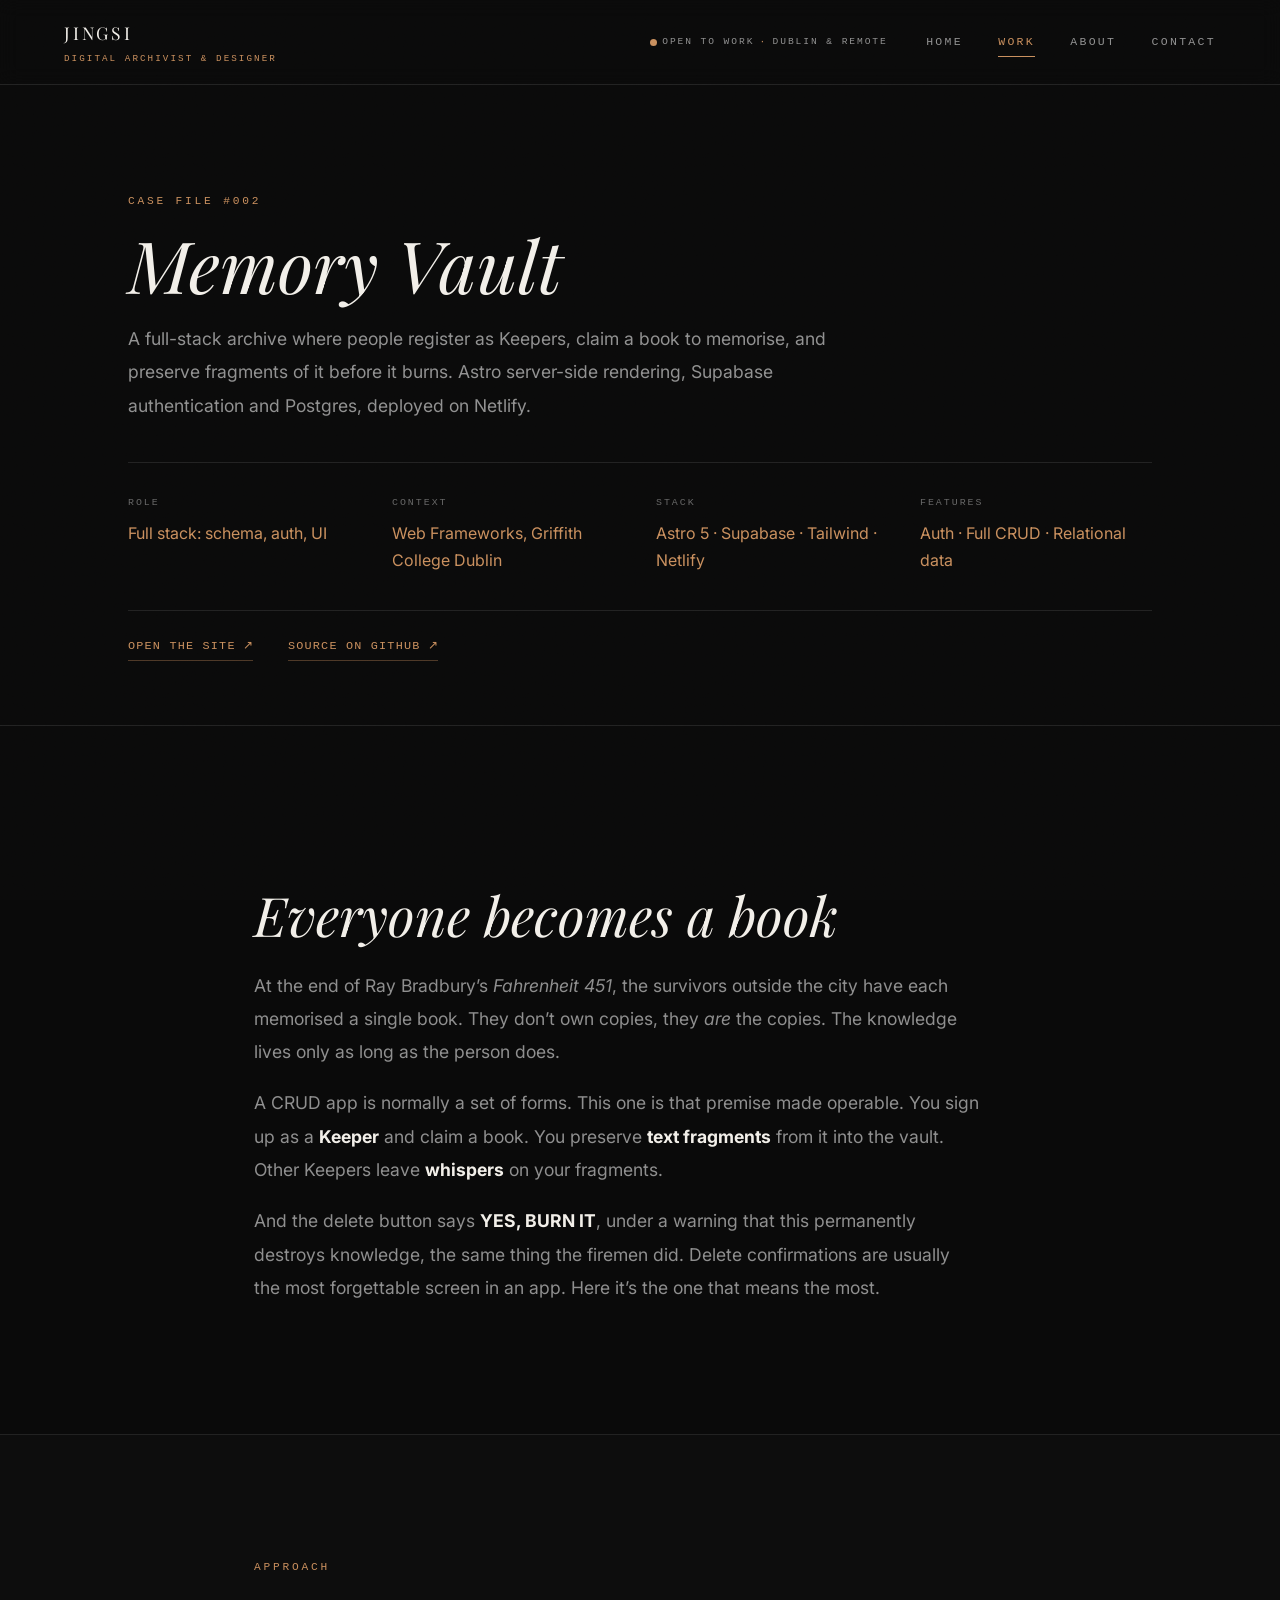
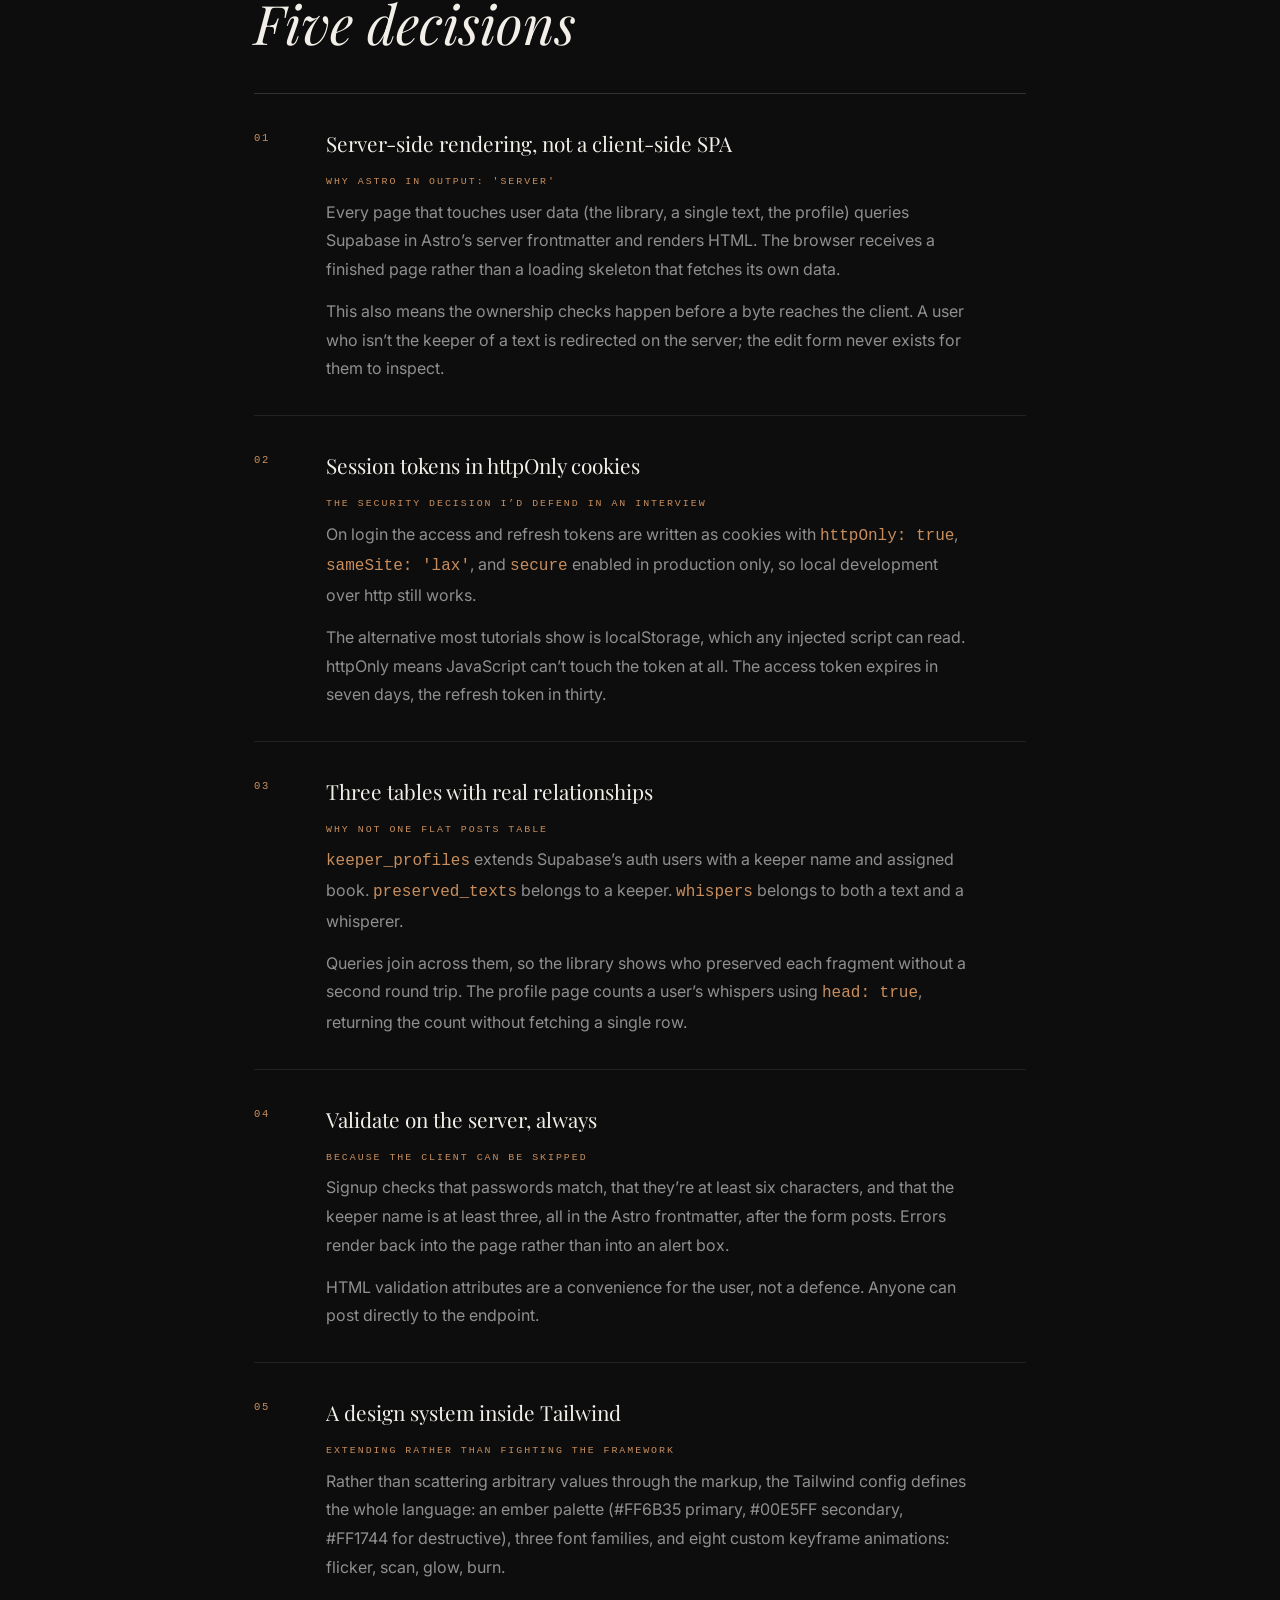
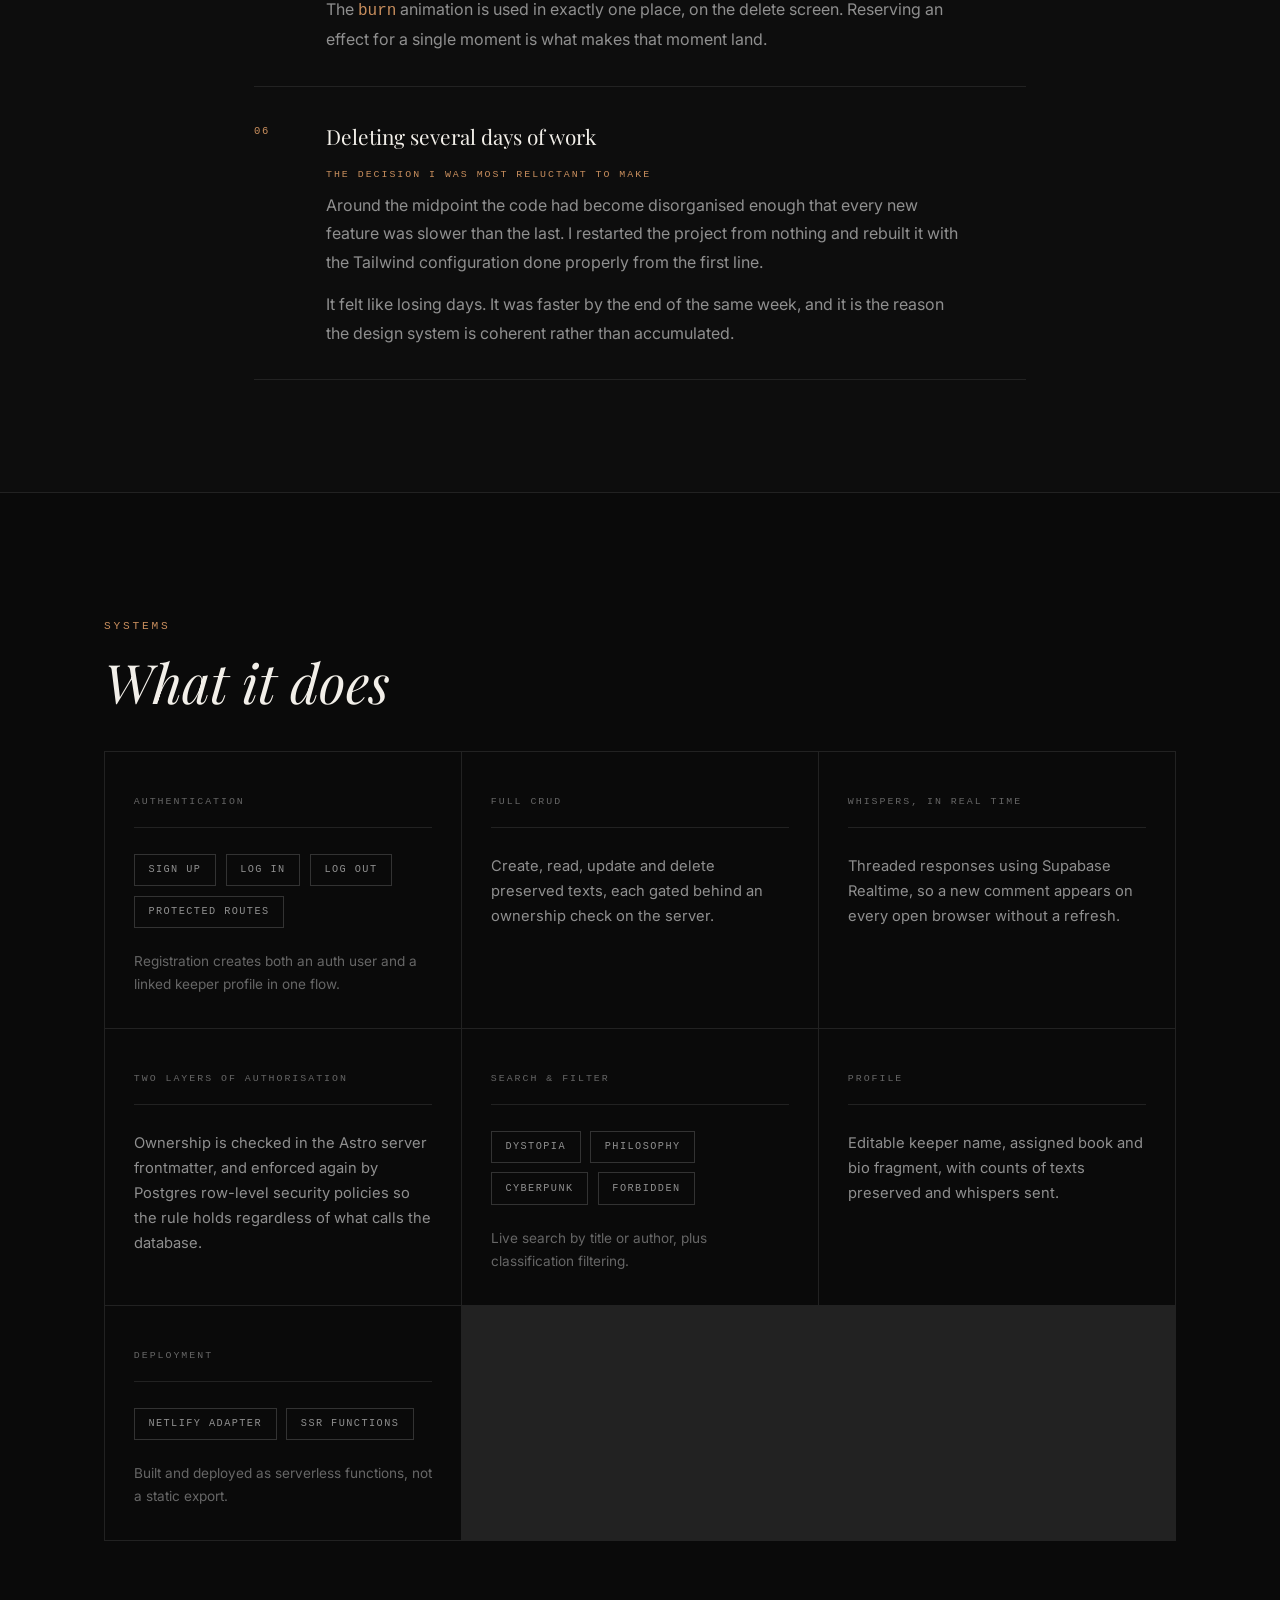
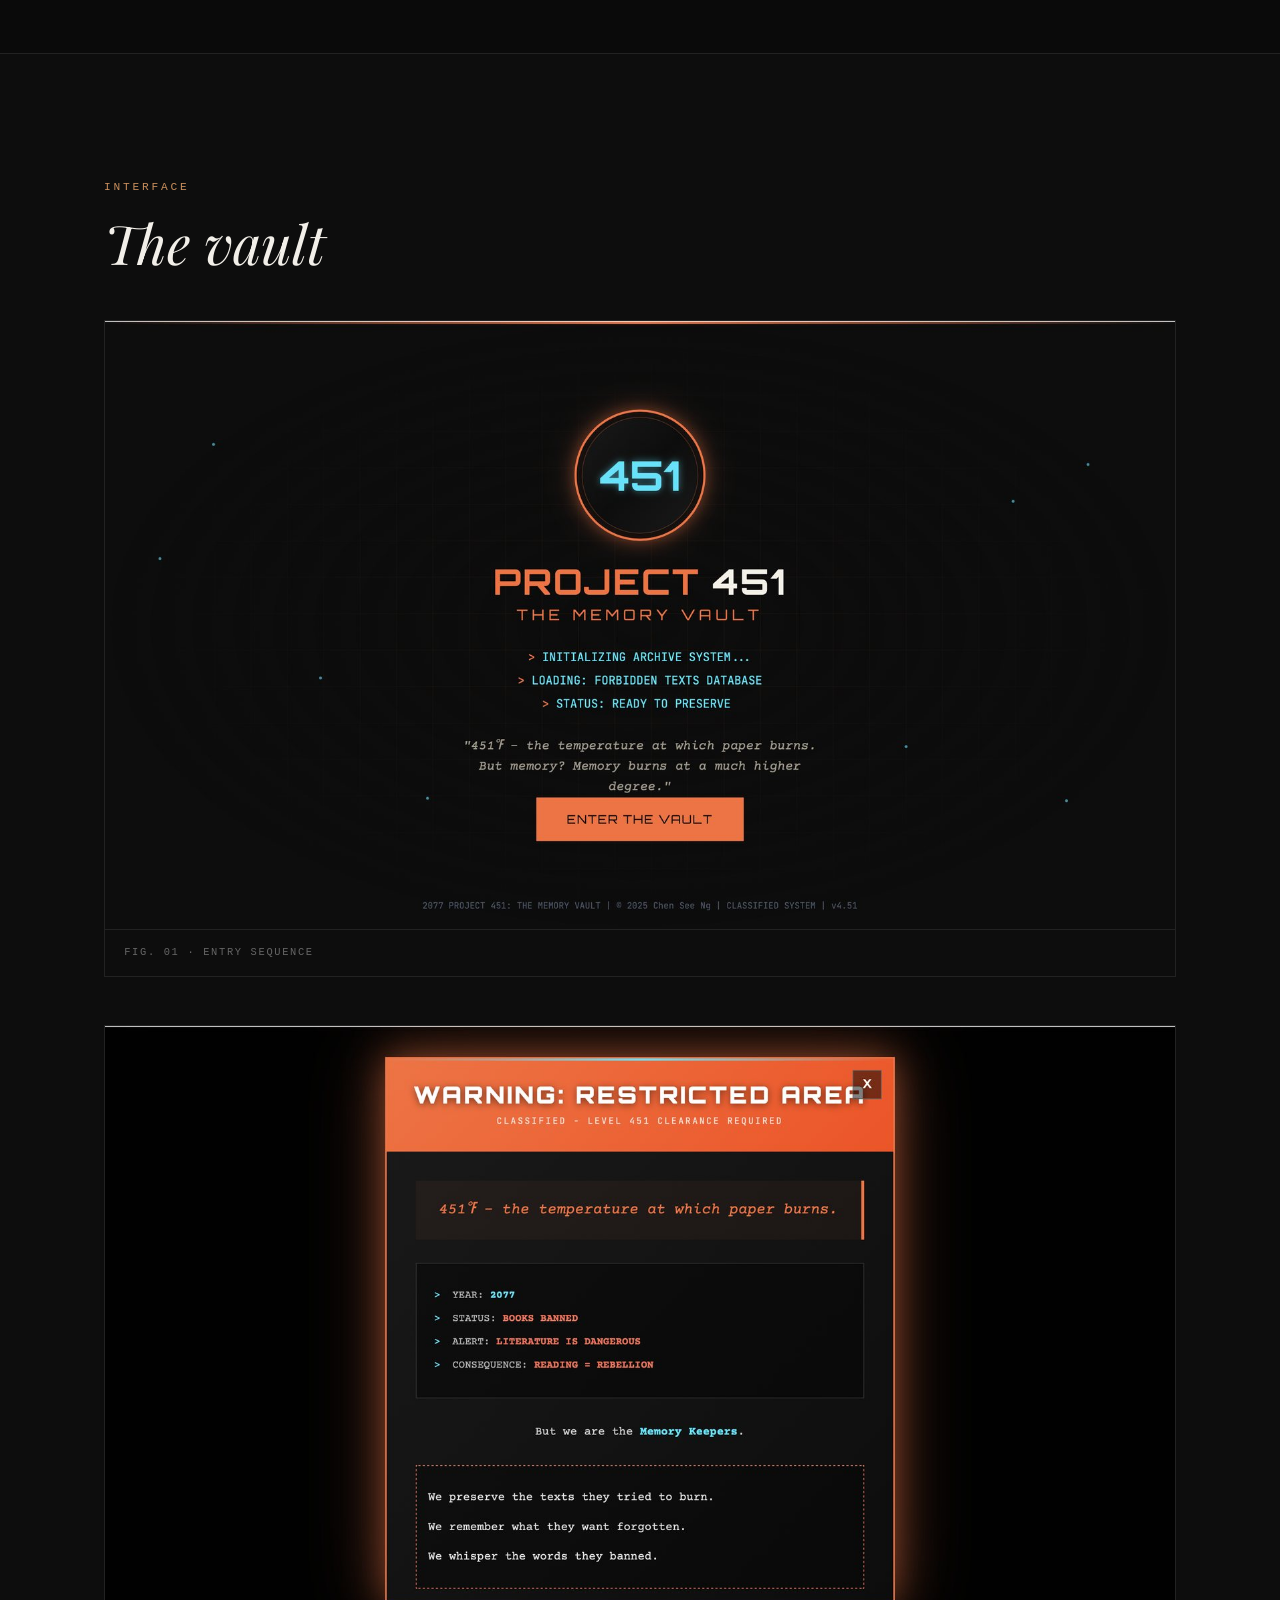
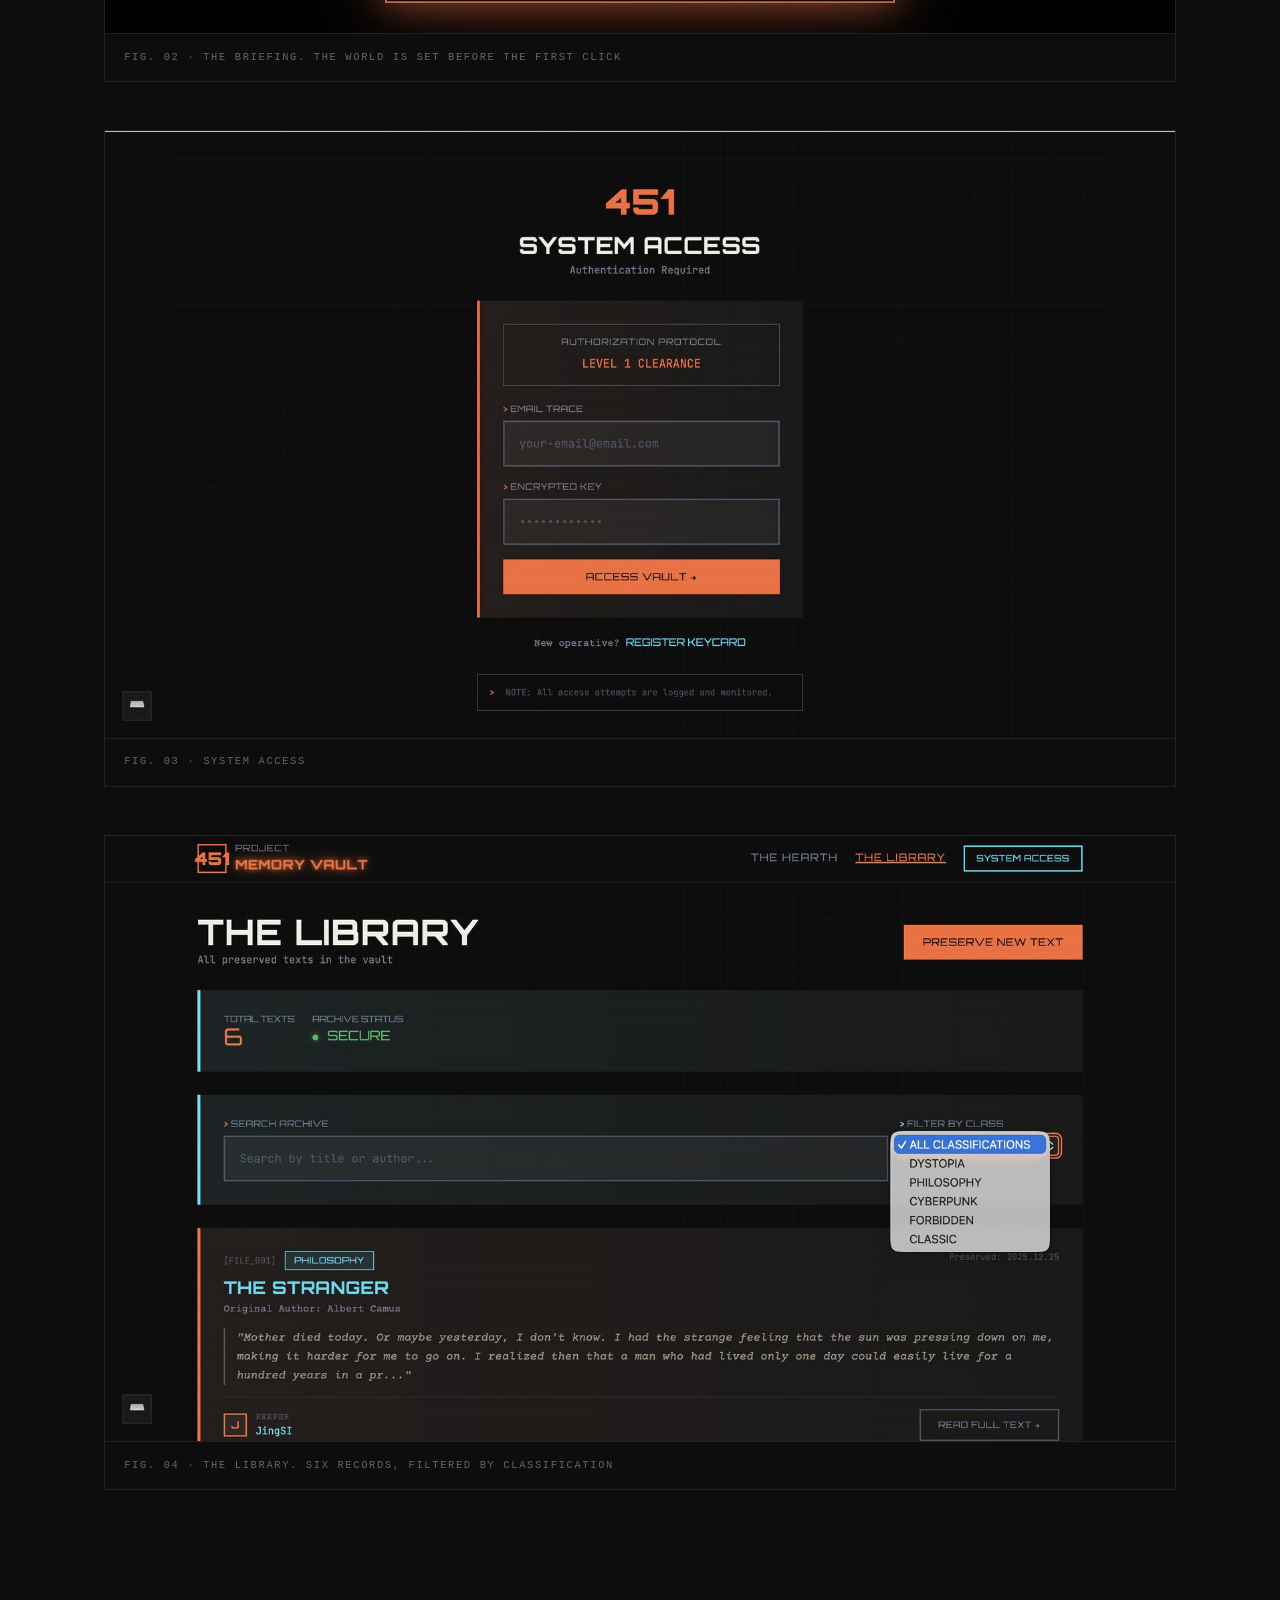
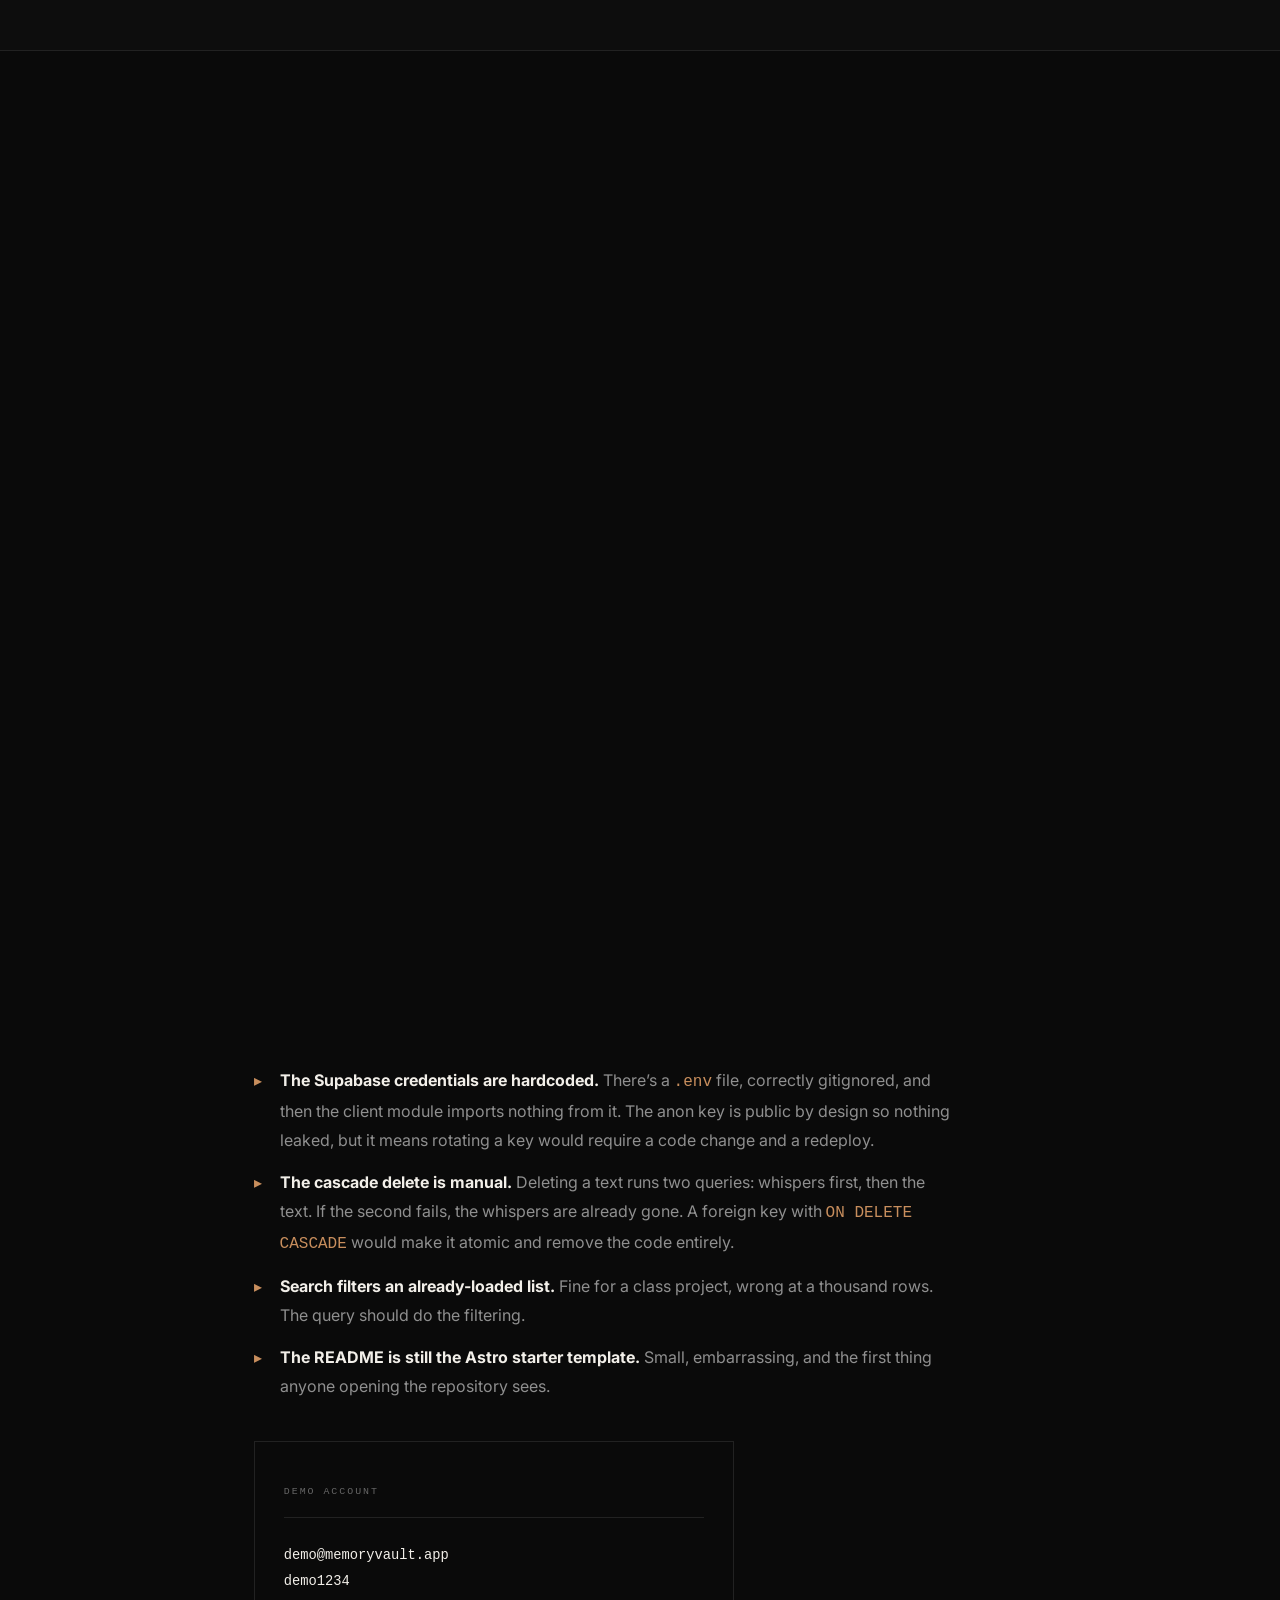
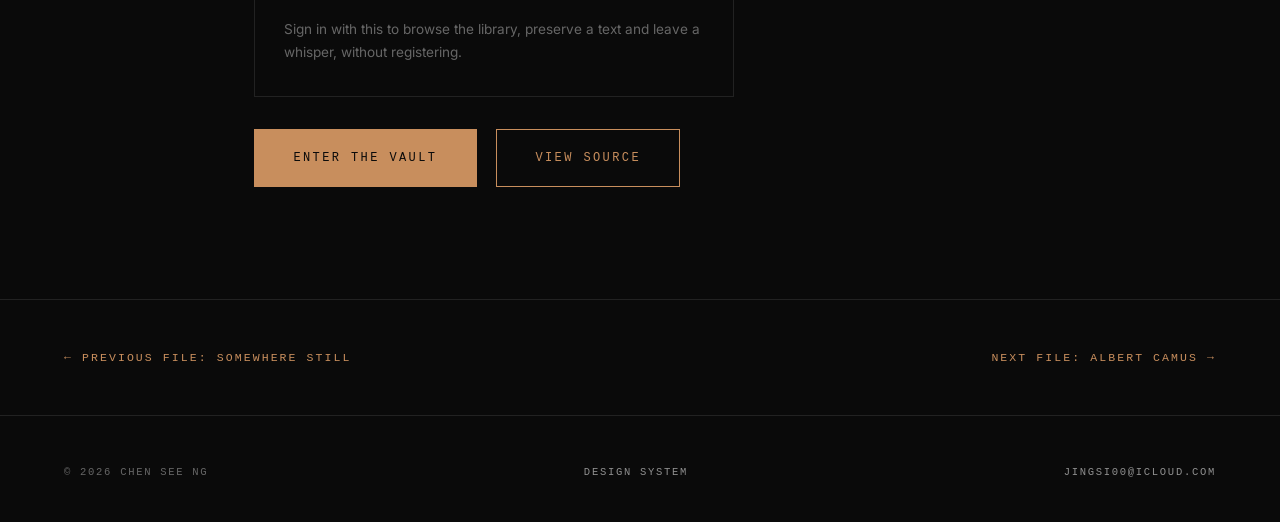
<file: project-vault.html>
<!DOCTYPE html>
<html lang="en">
<head>
<meta charset="UTF-8">
<meta name="viewport" content="width=device-width, initial-scale=1">
<title>Memory Vault | Case File #002</title>
<meta name="description" content="A full-stack Fahrenheit 451 archive built with Astro SSR, Supabase auth and Postgres. Authentication, CRUD, relational data, deployed on Netlify.">

<meta property="og:title" content="Memory Vault | A full-stack Fahrenheit 451 archive">
<meta property="og:description" content="Astro SSR, Supabase auth and Postgres, Tailwind. Real authentication, full CRUD, deployed.">
<meta property="og:type" content="website">
<meta name="twitter:card" content="summary_large_image">

<link rel="icon" href="favicon.svg" type="image/svg+xml">
<link rel="preconnect" href="https://fonts.googleapis.com">
<link rel="preconnect" href="https://fonts.gstatic.com" crossorigin>
<link href="https://fonts.googleapis.com/css2?family=Playfair+Display:ital,wght@0,400;0,500;1,400;1,500&family=Inter:wght@400;500&display=swap" rel="stylesheet">

<link rel="stylesheet" href="style.css">
</head>
<body>

<div class="progress"></div>

<header class="site-header">
  <a class="brand" href="index.html">
    <span class="brand__name">JINGSI</span>
    <span class="brand__role">Digital Archivist &amp; Designer</span>
  </a>

  <span class="site-status"><span class="status-dot"></span>Open to work <b>&middot;</b> Dublin &amp; remote</span>

  <button class="nav-toggle" aria-expanded="false" aria-controls="nav">
    <span>Menu</span>
    <span class="nav-toggle__bars" aria-hidden="true"><i></i><i></i></span>
  </button>
  <nav class="nav" id="nav" aria-label="Main">
    <a href="index.html">Home</a>
    <a href="work.html" aria-current="page">Work</a>
    <a href="about.html">About</a>
    <a href="contact.html">Contact</a>
  </nav>
</header>

<main>

  <section class="case-hero">
    <div class="container">
      <p class="section-label">Case File #002</p>
      <h1 class="case-hero__title">Memory Vault</h1>
      <p class="lead">
        A full-stack archive where people register as Keepers, claim a book to
        memorise, and preserve fragments of it before it burns. Astro server-side
        rendering, Supabase authentication and Postgres, deployed on Netlify.
      </p>

      <div class="meta-grid">
        <div class="meta-item">
          <span class="meta-item__label">Role</span>
          <span class="meta-item__value">Full stack: schema, auth, UI</span>
        </div>
        <div class="meta-item">
          <span class="meta-item__label">Context</span>
          <span class="meta-item__value">Web Frameworks, Griffith College Dublin</span>
        </div>
        <div class="meta-item">
          <span class="meta-item__label">Stack</span>
          <span class="meta-item__value">Astro 5 · Supabase · Tailwind · Netlify</span>
        </div>
        <div class="meta-item">
          <span class="meta-item__label">Features</span>
          <span class="meta-item__value">Auth · Full CRUD · Relational data</span>
        </div>
      </div>

      <div class="case-live">
        <a href="https://memoryvault-451.netlify.app/" target="_blank" rel="noopener">Open the site</a>
        <a href="https://github.com/jingsi-ng/memory-vault" target="_blank" rel="noopener">Source on GitHub</a>
      </div>

    </div>
  </section>

    <section class="section">
    <div class="container container--narrow">
      <p class="section-label">Concept</p>
      <h2 class="section-title">Everyone becomes a book</h2>
      <p class="lead">
        At the end of Ray Bradbury&rsquo;s <em>Fahrenheit 451</em>, the survivors
        outside the city have each memorised a single book. They don&rsquo;t own
        copies, they <em>are</em> the copies. The knowledge lives only as long as
        the person does.
      </p>
      <p class="lead">
        A CRUD app is normally a set of forms. This one is that premise made
        operable. You sign up as a <strong style="color:var(--text);">Keeper</strong>
        and claim a book. You preserve <strong style="color:var(--text);">text
        fragments</strong> from it into the vault. Other Keepers leave
        <strong style="color:var(--text);">whispers</strong> on your fragments.
      </p>
      <p class="lead">
        And the delete button says <strong style="color:var(--text);">YES, BURN
        IT</strong>, under a warning that this permanently destroys knowledge, the
        same thing the firemen did. Delete confirmations are usually the most
        forgettable screen in an app. Here it&rsquo;s the one that means the most.
      </p>
    </div>
  </section>

    <section class="section section--alt">
    <div class="container container--narrow">
      <p class="section-label">Approach</p>
      <h2 class="section-title">Five decisions</h2>

      <div class="decisions">

        <div class="decision">
          <span class="decision__no">01</span>
          <div>
            <h3>Server-side rendering, not a client-side SPA</h3>
            <span class="why">Why Astro in <code style="font-family:var(--mono);">output: 'server'</code></span>
            <p>
              Every page that touches user data (the library, a single text, the
              profile) queries Supabase in Astro&rsquo;s server frontmatter and
              renders HTML. The browser receives a finished page rather than a
              loading skeleton that fetches its own data.
            </p>
            <p>
              This also means the ownership checks happen before a byte reaches the
              client. A user who isn&rsquo;t the keeper of a text is redirected on
              the server; the edit form never exists for them to inspect.
            </p>
          </div>
        </div>

        <div class="decision">
          <span class="decision__no">02</span>
          <div>
            <h3>Session tokens in httpOnly cookies</h3>
            <span class="why">The security decision I&rsquo;d defend in an interview</span>
            <p>
              On login the access and refresh tokens are written as cookies with
              <code style="font-family:var(--mono); color:var(--gold);">httpOnly: true</code>,
              <code style="font-family:var(--mono); color:var(--gold);">sameSite: 'lax'</code>,
              and <code style="font-family:var(--mono); color:var(--gold);">secure</code>
              enabled in production only, so local development over http still works.
            </p>
            <p>
              The alternative most tutorials show is localStorage, which any injected
              script can read. httpOnly means JavaScript can&rsquo;t touch the token
              at all. The access token expires in seven days, the refresh token in
              thirty.
            </p>
          </div>
        </div>

        <div class="decision">
          <span class="decision__no">03</span>
          <div>
            <h3>Three tables with real relationships</h3>
            <span class="why">Why not one flat posts table</span>
            <p>
              <code style="font-family:var(--mono); color:var(--gold);">keeper_profiles</code>
              extends Supabase&rsquo;s auth users with a keeper name and assigned book.
              <code style="font-family:var(--mono); color:var(--gold);">preserved_texts</code>
              belongs to a keeper. <code style="font-family:var(--mono); color:var(--gold);">whispers</code>
              belongs to both a text and a whisperer.
            </p>
            <p>
              Queries join across them, so the library shows who preserved each
              fragment without a second round trip. The profile page counts a
              user&rsquo;s whispers using <code style="font-family:var(--mono); color:var(--gold);">head: true</code>, returning the count without fetching a single row.
            </p>
          </div>
        </div>

        <div class="decision">
          <span class="decision__no">04</span>
          <div>
            <h3>Validate on the server, always</h3>
            <span class="why">Because the client can be skipped</span>
            <p>
              Signup checks that passwords match, that they&rsquo;re at least six
              characters, and that the keeper name is at least three, all in the
              Astro frontmatter, after the form posts. Errors render back into the
              page rather than into an alert box.
            </p>
            <p>
              HTML validation attributes are a convenience for the user, not a
              defence. Anyone can post directly to the endpoint.
            </p>
          </div>
        </div>

        <div class="decision">
          <span class="decision__no">05</span>
          <div>
            <h3>A design system inside Tailwind</h3>
            <span class="why">Extending rather than fighting the framework</span>
            <p>
              Rather than scattering arbitrary values through the markup, the
              Tailwind config defines the whole language: an ember palette
              (#FF6B35 primary, #00E5FF secondary, #FF1744 for destructive), three
              font families, and eight custom keyframe animations: flicker, scan,
              glow, burn.
            </p>
            <p>
              The <code style="font-family:var(--mono); color:var(--gold);">burn</code>
              animation is used in exactly one place, on the delete screen. Reserving
              an effect for a single moment is what makes that moment land.
            </p>
          </div>
        </div>

        <div class="decision">
          <span class="decision__no">06</span>
          <div>
            <h3>Deleting several days of work</h3>
            <span class="why">The decision I was most reluctant to make</span>
            <p>
              Around the midpoint the code had become disorganised enough that every
              new feature was slower than the last. I restarted the project from
              nothing and rebuilt it with the Tailwind configuration done properly
              from the first line.
            </p>
            <p>
              It felt like losing days. It was faster by the end of the same week,
              and it is the reason the design system is coherent rather than
              accumulated.
            </p>
          </div>
        </div>

      </div>
    </div>
  </section>

    <section class="section">
    <div class="container">
      <p class="section-label">Systems</p>
      <h2 class="section-title">What it does</h2>

      <div class="spec-shelf">
        <div class="spec-cell">
          <p class="spec-cell__label">Authentication</p>
          <div class="tags">
            <span class="tag">Sign up</span>
            <span class="tag">Log in</span>
            <span class="tag">Log out</span>
            <span class="tag">Protected routes</span>
          </div>
          <p class="spec-cell__note">
            Registration creates both an auth user and a linked keeper profile in one
            flow.
          </p>
        </div>

        <div class="spec-cell">
          <p class="spec-cell__label">Full CRUD</p>
          <p style="margin:0; color:var(--muted); font-size:.92rem; line-height:1.7;">
            Create, read, update and delete preserved texts, each gated behind an
            ownership check on the server.
          </p>
        </div>

        <div class="spec-cell">
          <p class="spec-cell__label">Whispers, in real time</p>
          <p style="margin:0; color:var(--muted); font-size:.92rem; line-height:1.7;">
            Threaded responses using Supabase Realtime, so a new comment appears on
            every open browser without a refresh.
          </p>
        </div>

        <div class="spec-cell">
          <p class="spec-cell__label">Two layers of authorisation</p>
          <p style="margin:0; color:var(--muted); font-size:.92rem; line-height:1.7;">
            Ownership is checked in the Astro server frontmatter, and enforced again
            by Postgres row-level security policies so the rule holds regardless of
            what calls the database.
          </p>
        </div>

        <div class="spec-cell">
          <p class="spec-cell__label">Search &amp; filter</p>
          <div class="tags">
            <span class="tag">Dystopia</span>
            <span class="tag">Philosophy</span>
            <span class="tag">Cyberpunk</span>
            <span class="tag">Forbidden</span>
          </div>
          <p class="spec-cell__note">Live search by title or author, plus classification filtering.</p>
        </div>

        <div class="spec-cell">
          <p class="spec-cell__label">Profile</p>
          <p style="margin:0; color:var(--muted); font-size:.92rem; line-height:1.7;">
            Editable keeper name, assigned book and bio fragment, with counts of texts
            preserved and whispers sent.
          </p>
        </div>

        <div class="spec-cell">
          <p class="spec-cell__label">Deployment</p>
          <div class="tags">
            <span class="tag">Netlify adapter</span>
            <span class="tag">SSR functions</span>
          </div>
          <p class="spec-cell__note">
            Built and deployed as serverless functions, not a static export.
          </p>
        </div>
      </div>
    </div>
  </section>

    <section class="section section--alt">
    <div class="container">
      <p class="section-label">Interface</p>
      <h2 class="section-title">The vault</h2>

      <div style="margin-top:3rem;">
        <figure class="case-figure">
          <img src="images/vault-01.jpg" alt="Entry screen with the 451 emblem and boot lines" loading="lazy">
          <figcaption>Fig. 01 · Entry sequence</figcaption>
        </figure>
        <figure class="case-figure">
          <img src="images/vault-02.jpg" alt="Restricted area modal reading 451 degrees Fahrenheit, the temperature at which paper burns" loading="lazy">
          <figcaption>Fig. 02 · The briefing. The world is set before the first click</figcaption>
        </figure>
        <figure class="case-figure">
          <img src="images/vault-03.jpg" alt="System Access login screen" loading="lazy">
          <figcaption>Fig. 03 · System Access</figcaption>
        </figure>
        <figure class="case-figure">
          <img src="images/vault-04.jpg" alt="The Library listing six preserved texts with the classification filter open" loading="lazy">
          <figcaption>Fig. 04 · The Library. Six records, filtered by classification</figcaption>
        </figure>

      </div>
    </div>
  </section>

    <section class="section">
    <div class="container container--narrow">
      <p class="section-label">Debugging</p>
      <h2 class="section-title">The bug that looked like nothing</h2>
      <p class="lead">
        Authentication silently did nothing. Logging in through the Supabase dashboard
        worked; logging in through my own site produced no error, no redirect and no
        session. Nothing in the code was wrong.
      </p>
      <p class="lead">
        The redirect URL in the Supabase project was still pointing at port 3000, the
        default I had assumed. Astro runs on 4321. The request was being sent
        correctly and answered to an address nothing was listening on.
      </p>
      <p class="lead">
        The useful part was not the fix. It was learning to suspect configuration
        before logic when a feature fails with no error at all, which is a habit
        that has saved me several times since.
      </p>
    </div>
  </section>

    <section class="section">
    <div class="container container--narrow">
      <p class="section-label">Reflection</p>
      <h2 class="section-title">What I&rsquo;d change</h2>
      <p class="lead">
        The ones I still think about are the habits rather than the features.
      </p>

      <ul class="case-list" style="margin-top:2rem;">
        <li><strong style="color:var(--text);">The Supabase credentials are hardcoded.</strong> There&rsquo;s a <code style="font-family:var(--mono); color:var(--gold);">.env</code> file, correctly gitignored, and then the client module imports nothing from it. The anon key is public by design so nothing leaked, but it means rotating a key would require a code change and a redeploy.</li>
        <li><strong style="color:var(--text);">The cascade delete is manual.</strong> Deleting a text runs two queries: whispers first, then the text. If the second fails, the whispers are already gone. A foreign key with <code style="font-family:var(--mono); color:var(--gold);">ON DELETE CASCADE</code> would make it atomic and remove the code entirely.</li>
        <li><strong style="color:var(--text);">Search filters an already-loaded list.</strong> Fine for a class project, wrong at a thousand rows. The query should do the filtering.</li>
        <li><strong style="color:var(--text);">The README is still the Astro starter template.</strong> Small, embarrassing, and the first thing anyone opening the repository sees.</li>
      </ul>

            <div class="spec-cell" style="border:1px solid var(--line); margin-top:2.5rem; max-width:30rem;">
        <p class="spec-cell__label">Demo account</p>
        <p style="margin:0; font-family:var(--mono); font-size:.86rem; line-height:1.9; color:var(--text);">
          demo@memoryvault.app<br>demo1234
        </p>
        <p class="spec-cell__note">Sign in with this to browse the library, preserve a text and leave a whisper, without registering.</p>
      </div>

      <div style="display:flex; gap:1.2rem; flex-wrap:wrap; margin-top:2rem;">
        <a class="btn-primary" href="https://memoryvault-451.netlify.app/" target="_blank" rel="noopener">Enter the vault</a>
        <a class="btn-ghost" href="https://github.com/jingsi-ng/memory-vault" target="_blank" rel="noopener">View source</a>
      </div>
    </div>
  </section>

  <nav class="case-nav" aria-label="Project navigation">
    <a href="project-still.html">← Previous file: Somewhere Still</a>
    <a href="project-camus.html">Next file: Albert Camus →</a>
  </nav>

</main>

<footer class="site-footer">
  <div class="site-footer__inner">
    <span>© 2026 Chen See Ng</span>
    <span><a href="design-system.html">Design system</a></span>
    <span><a href="contact.html">jingsi00@icloud.com</a></span>
  </div>
</footer>

<script src="main.js"></script>
</body>
</html>
</file>
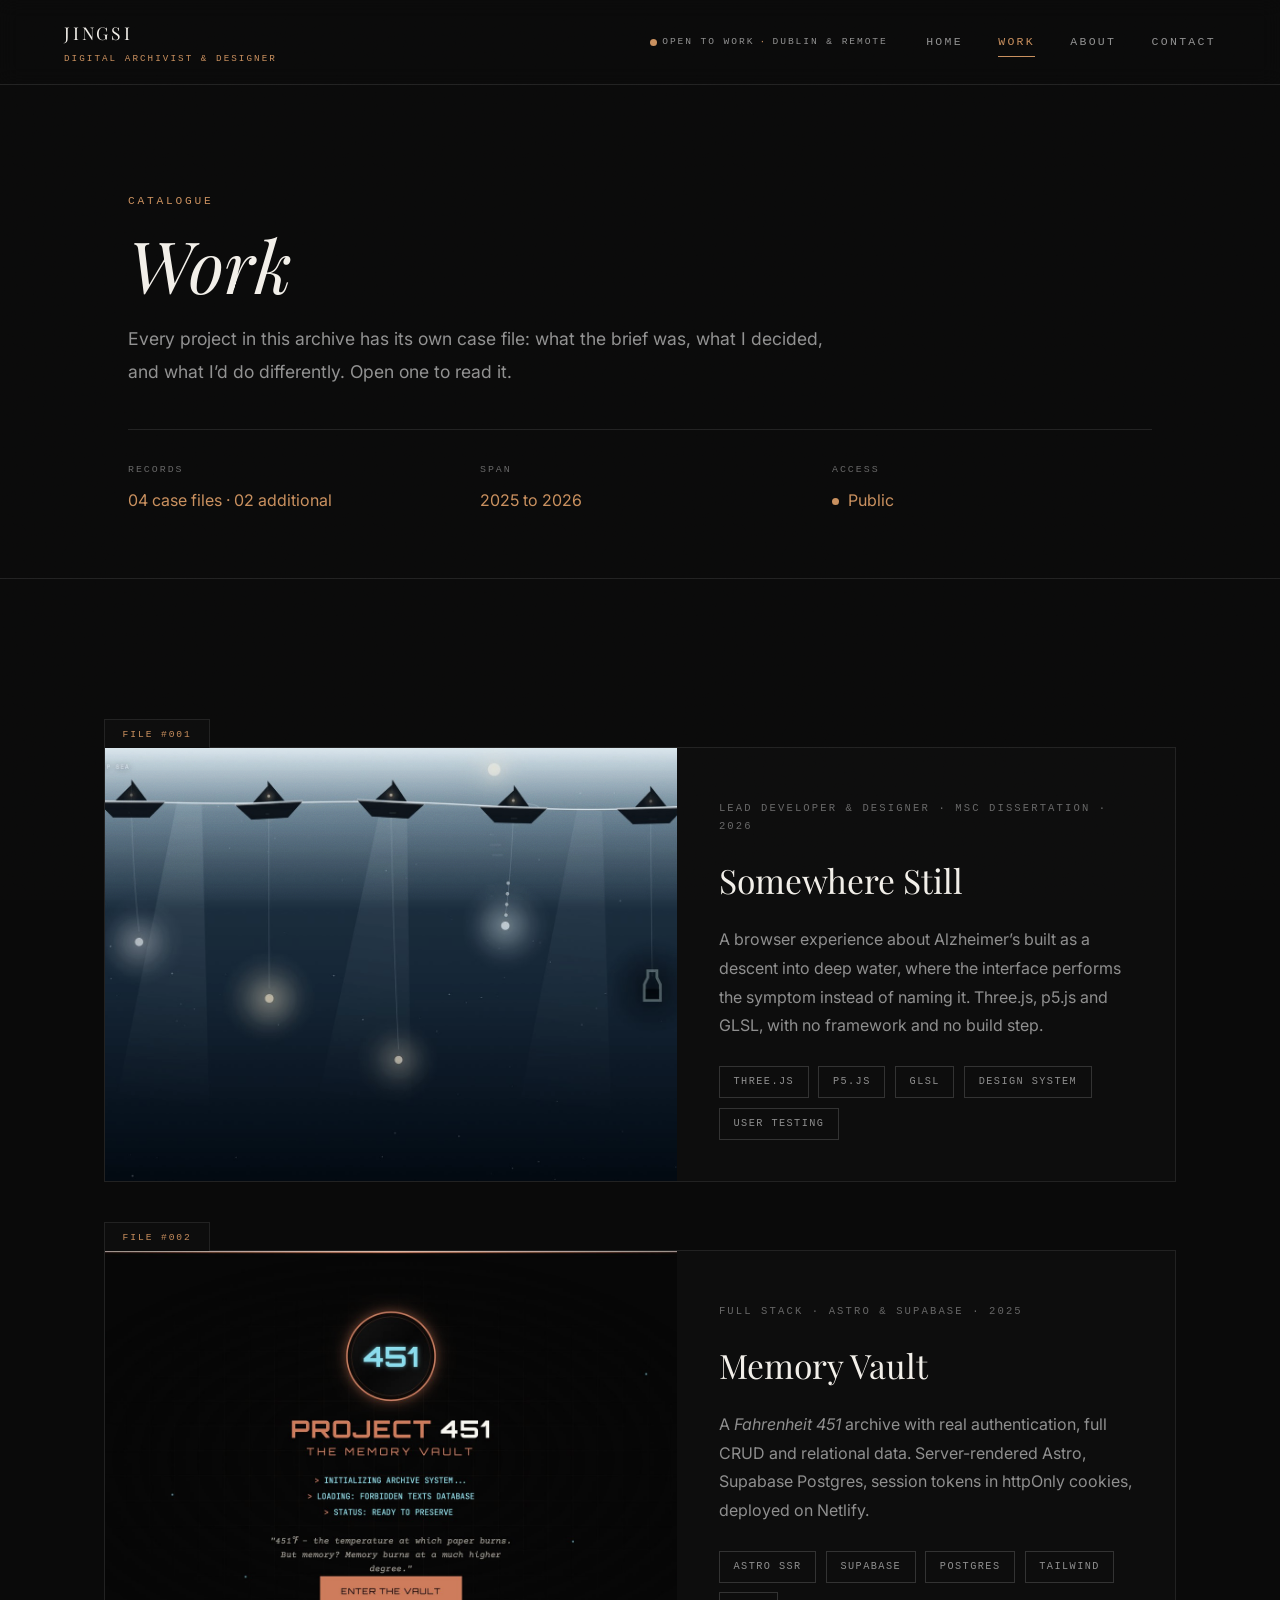
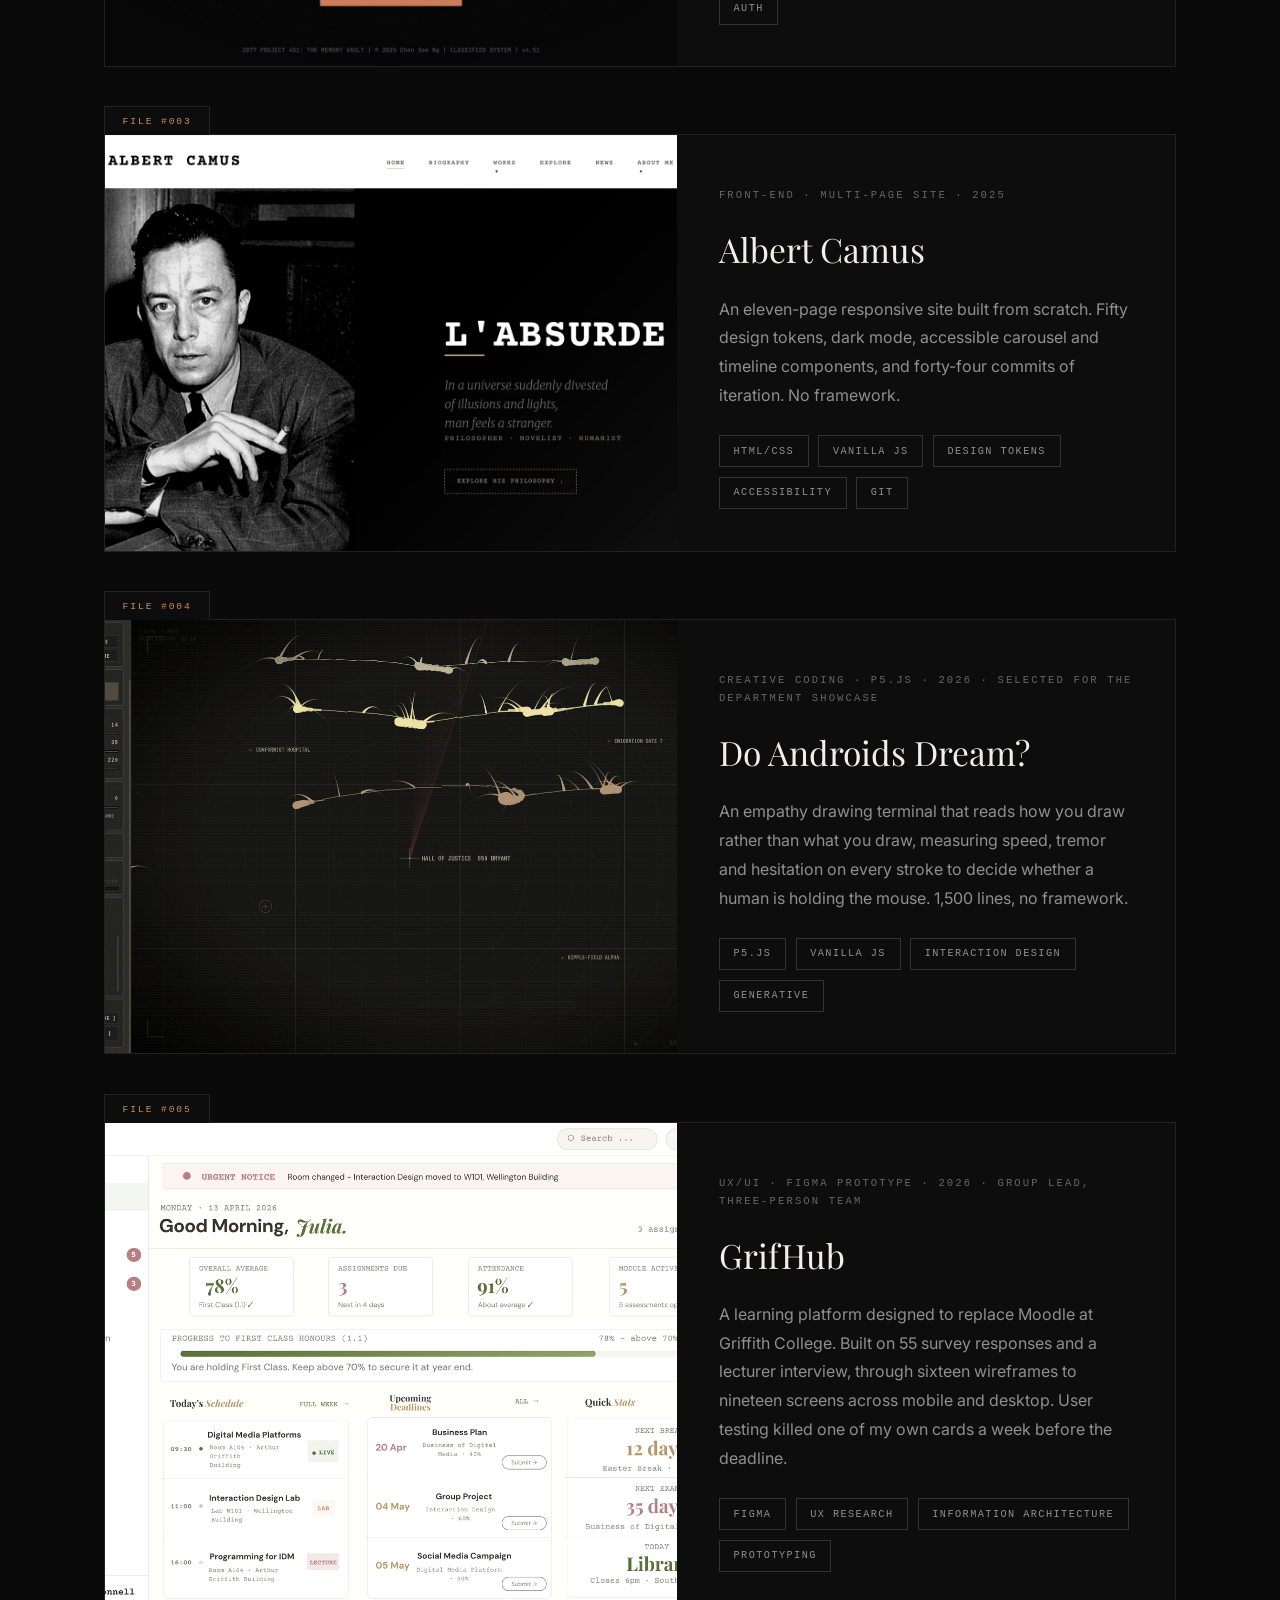
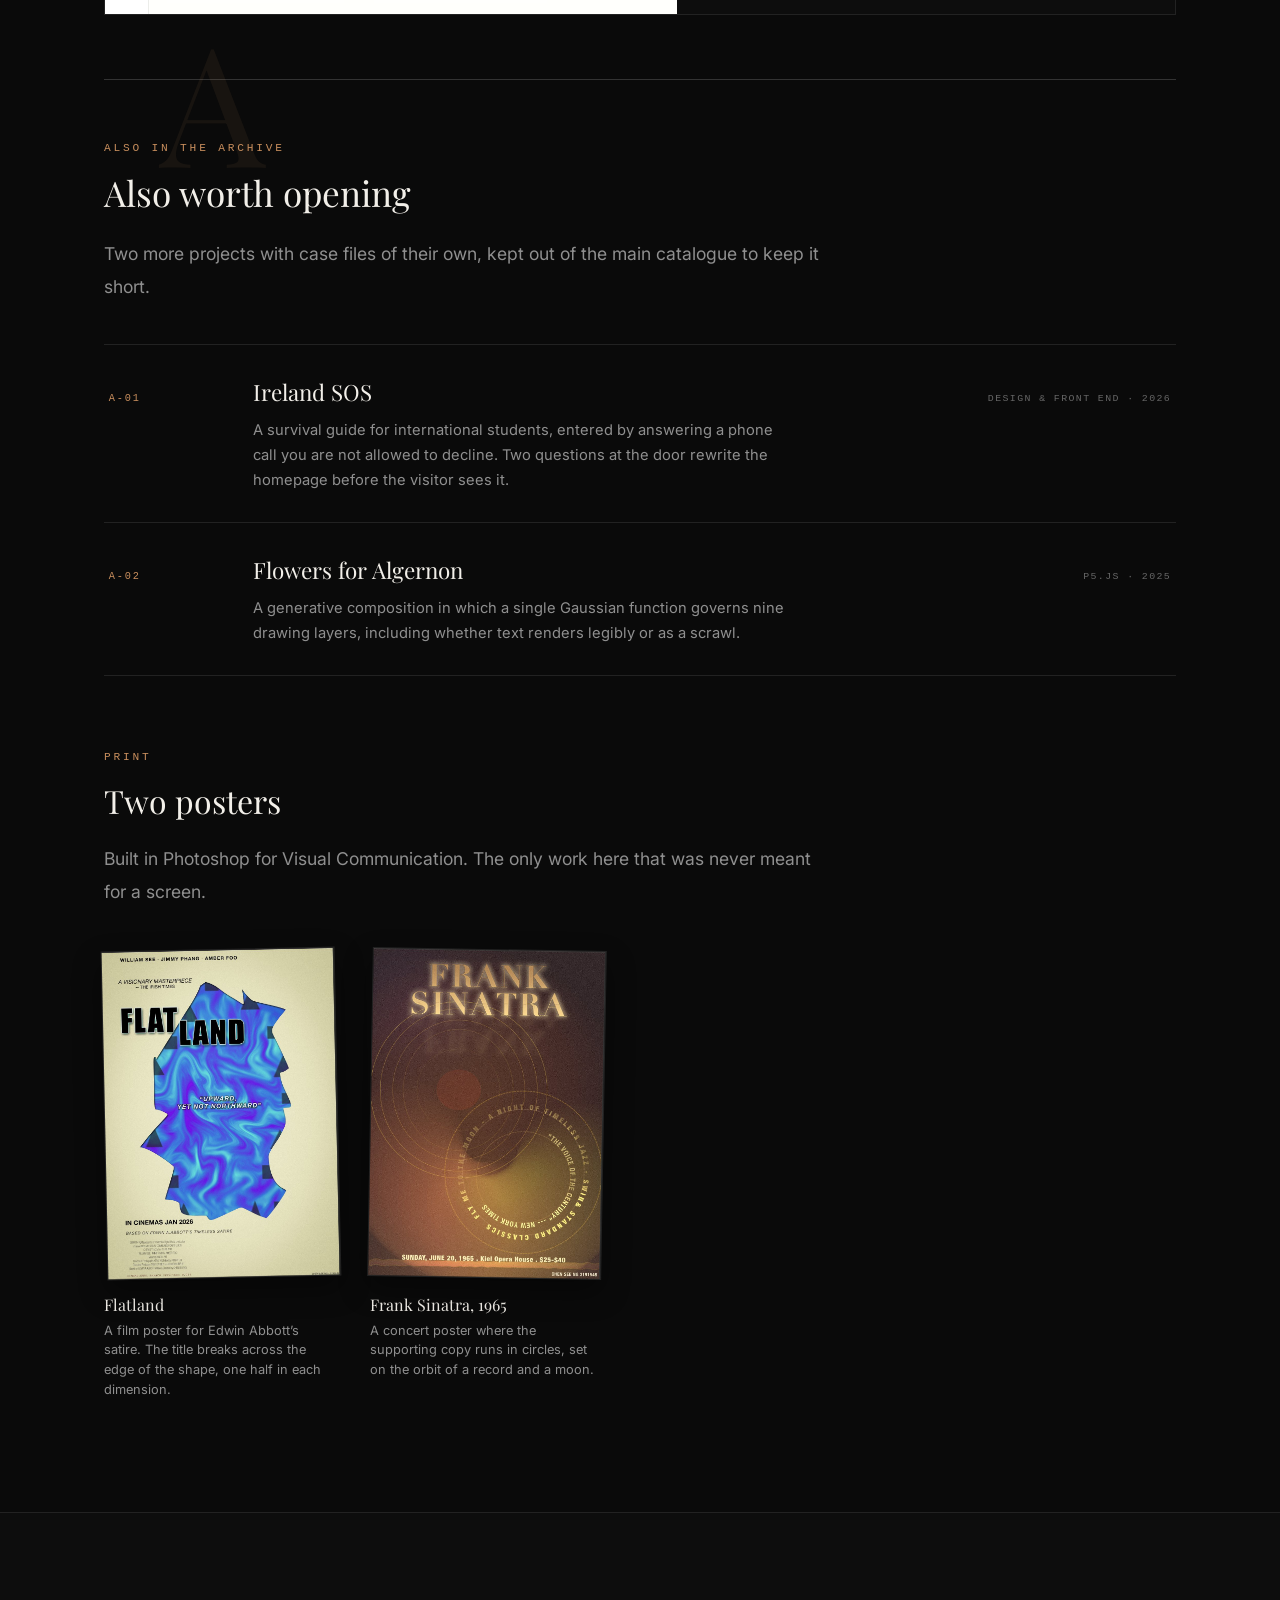
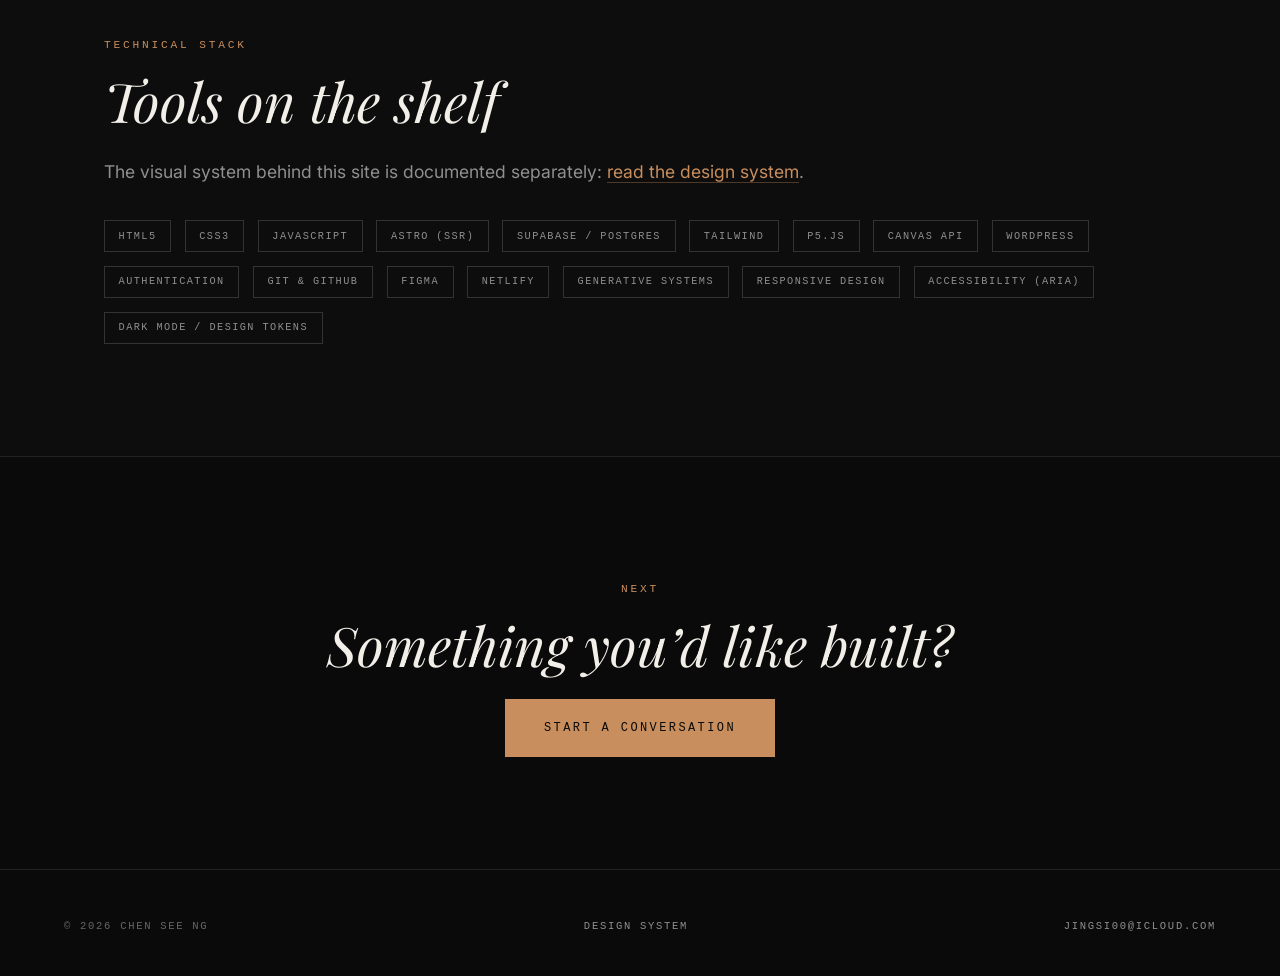
<file: work.html>
<!DOCTYPE html>
<html lang="en">
<head>
<meta charset="UTF-8">
<meta name="viewport" content="width=device-width, initial-scale=1">
<title>Work | The Curated Archive</title>
<meta name="description" content="Selected web development and design projects by Chen See Ng.">

<meta property="og:title" content="Work | The Curated Archive">
<meta property="og:description" content="Selected web development and design projects by Chen See Ng.">
<meta property="og:type" content="website">
<meta name="twitter:card" content="summary_large_image">

<link rel="icon" href="favicon.svg" type="image/svg+xml">
<link rel="preconnect" href="https://fonts.googleapis.com">
<link rel="preconnect" href="https://fonts.gstatic.com" crossorigin>
<link href="https://fonts.googleapis.com/css2?family=Playfair+Display:ital,wght@0,400;0,500;1,400;1,500&family=Inter:wght@400;500&display=swap" rel="stylesheet">

<link rel="stylesheet" href="style.css">
</head>
<body>

<div class="progress"></div>

<header class="site-header">
  <a class="brand" href="index.html">
    <span class="brand__name">JINGSI</span>
    <span class="brand__role">Digital Archivist &amp; Designer</span>
  </a>

  <span class="site-status"><span class="status-dot"></span>Open to work <b>&middot;</b> Dublin &amp; remote</span>

  <button class="nav-toggle" aria-expanded="false" aria-controls="nav">
    <span>Menu</span>
    <span class="nav-toggle__bars" aria-hidden="true"><i></i><i></i></span>
  </button>
  <nav class="nav" id="nav" aria-label="Main">
    <a href="index.html">Home</a>
    <a href="work.html" aria-current="page">Work</a>
    <a href="about.html">About</a>
    <a href="contact.html">Contact</a>
  </nav>
</header>

<main>

    <section class="case-hero">
    <div class="container">
      <p class="section-label">Catalogue</p>
      <h1 class="case-hero__title">Work</h1>
      <p class="lead">
        Every project in this archive has its own case file: what the brief was,
        what I decided, and what I&rsquo;d do differently. Open one to read it.
      </p>

      <div class="meta-grid">
        <div class="meta-item">
          <span class="meta-item__label">Records</span>
          <span class="meta-item__value">04 case files · 02 additional</span>
        </div>
        <div class="meta-item">
          <span class="meta-item__label">Span</span>
          <span class="meta-item__value">2025 to 2026</span>
        </div>
        <div class="meta-item">
          <span class="meta-item__label">Access</span>
          <span class="meta-item__value"><span class="status-dot"></span>Public</span>
        </div>
      </div>
    </div>
  </section>

    <section class="section">
    <div class="container">
      <div class="works">

        <a class="work-card" data-file="File #001" href="project-still.html">
          <div class="work-card__media">
            <span class="work-card__stamp">File #001</span>
            <img src="images/project-still.jpg" alt="Somewhere Still ocean descent">
            <div class="work-card__veil"><span>Open File</span></div>
          </div>
          <div class="work-card__body">
            <p class="work-card__cat">Lead developer &amp; designer · MSc dissertation · 2026</p>
            <h2 class="work-card__title">Somewhere Still</h2>
            <p class="work-card__desc">
              A browser experience about Alzheimer&rsquo;s built as a descent into deep
              water, where the interface performs the symptom instead of naming it.
              Three.js, p5.js and GLSL, with no framework and no build step.
            </p>
            <div class="tags">
              <span class="tag">Three.js</span>
              <span class="tag">p5.js</span>
              <span class="tag">GLSL</span>
              <span class="tag">Design system</span>
              <span class="tag">User testing</span>
            </div>
          </div>
        </a>

        <a class="work-card" data-file="File #002" href="project-vault.html">
          <div class="work-card__media">
            <span class="work-card__stamp">File #002</span>
            <img src="images/project-vault.jpg" alt="Memory Vault library page">
            <div class="work-card__veil"><span>Open File</span></div>
          </div>
          <div class="work-card__body">
            <p class="work-card__cat">Full stack · Astro &amp; Supabase · 2025</p>
            <h2 class="work-card__title">Memory Vault</h2>
            <p class="work-card__desc">
              A <em>Fahrenheit 451</em> archive with real authentication, full CRUD and
              relational data. Server-rendered Astro, Supabase Postgres, session tokens
              in httpOnly cookies, deployed on Netlify.
            </p>
            <div class="tags">
              <span class="tag">Astro SSR</span>
              <span class="tag">Supabase</span>
              <span class="tag">Postgres</span>
              <span class="tag">Tailwind</span>
              <span class="tag">Auth</span>
            </div>
          </div>
        </a>

        <a class="work-card" data-file="File #003" href="project-camus.html">
          <div class="work-card__media">
            <span class="work-card__stamp">File #003</span>
            <img src="images/project-camus.jpg" alt="Albert Camus site entry page">
            <div class="work-card__veil"><span>Open File</span></div>
          </div>
          <div class="work-card__body">
            <p class="work-card__cat">Front-end · Multi-page site · 2025</p>
            <h2 class="work-card__title">Albert Camus</h2>
            <p class="work-card__desc">
              An eleven-page responsive site built from scratch. Fifty design tokens,
              dark mode, accessible carousel and timeline components, and forty-four
              commits of iteration. No framework.
            </p>
            <div class="tags">
              <span class="tag">HTML/CSS</span>
              <span class="tag">Vanilla JS</span>
              <span class="tag">Design tokens</span>
              <span class="tag">Accessibility</span>
              <span class="tag">Git</span>
            </div>
          </div>
        </a>

        <a class="work-card" data-file="File #004" href="project-androids.html">
          <div class="work-card__media">
            <span class="work-card__stamp">File #004</span>
            <img src="images/project-androids.jpg" alt="Do Androids Dream terminal interface">
            <div class="work-card__veil"><span>Open File</span></div>
          </div>
          <div class="work-card__body">
            <p class="work-card__cat">Creative coding · p5.js · 2026 · Selected for the department showcase</p>
            <h2 class="work-card__title">Do Androids Dream?</h2>
            <p class="work-card__desc">
              An empathy drawing terminal that reads how you draw rather than what you
              draw, measuring speed, tremor and hesitation on every stroke to decide
              whether a human is holding the mouse. 1,500 lines, no framework.
            </p>
            <div class="tags">
              <span class="tag">p5.js</span>
              <span class="tag">Vanilla JS</span>
              <span class="tag">Interaction design</span>
              <span class="tag">Generative</span>
            </div>
          </div>
        </a>
        <a class="work-card" data-file="File #005" href="project-grifhub.html">
          <div class="work-card__media">
            <span class="work-card__stamp">File #005</span>
            <img src="images/project-grifhub.jpg" alt="GrifHub desktop student dashboard">
            <div class="work-card__veil"><span>Open File</span></div>
          </div>
          <div class="work-card__body">
            <p class="work-card__cat">UX/UI &middot; Figma prototype &middot; 2026 &middot; Group lead, three-person team</p>
            <h2 class="work-card__title">GrifHub</h2>
            <p class="work-card__desc">
              A learning platform designed to replace Moodle at Griffith College. Built
              on 55 survey responses and a lecturer interview, through sixteen wireframes
              to nineteen screens across mobile and desktop. User testing killed one of
              my own cards a week before the deadline.
            </p>
            <div class="tags">
              <span class="tag">Figma</span>
              <span class="tag">UX research</span>
              <span class="tag">Information architecture</span>
              <span class="tag">Prototyping</span>
            </div>
          </div>
        </a>
      </div>

      <div class="also numbered">
        <span class="ghost-no" aria-hidden="true">A</span>
        <p class="section-label">Also in the archive</p>
        <h2 class="section-title section-title--upright" style="font-size:clamp(1.5rem,3.5vw,2.2rem);">Also worth opening</h2>
        <p class="lead" style="margin-top:1rem;">
          Two more projects with case files of their own, kept out of the main
          catalogue to keep it short.
        </p>

        <ul class="also__list">
          <li class="also__item">
            <span class="also__no">A-01</span>
            <span>
              <h3 class="also__title"><a href="project-sos.html">Ireland SOS</a></h3>
              <p class="also__desc">
                A survival guide for international students, entered by answering a
                phone call you are not allowed to decline. Two questions at the door
                rewrite the homepage before the visitor sees it.
              </p>
            </span>
            <span class="also__meta">Design &amp; front end · 2026</span>
          </li>

          <li class="also__item">
            <span class="also__no">A-02</span>
            <span>
              <h3 class="also__title"><a href="project-algernon.html">Flowers for Algernon</a></h3>
              <p class="also__desc">
                A generative composition in which a single Gaussian function governs
                nine drawing layers, including whether text renders legibly or as a
                scrawl.
              </p>
            </span>
            <span class="also__meta">p5.js · 2025</span>
          </li>
        </ul>

        <p class="section-label" style="margin-top:4.5rem;">Print</p>
        <h3 class="section-title section-title--upright" style="font-size:clamp(1.4rem,3vw,2rem);">Two posters</h3>
        <p class="lead" style="margin-top:.8rem;">Built in Photoshop for Visual Communication. The only work here that was never meant for a screen.</p>

        <div class="prints">
          <figure>
            <img src="images/poster-flatland.jpg" alt="Film poster for Flatland: the title split across a torn, fluid blue shape" loading="lazy">
            <figcaption>
              <b>Flatland</b>
              A film poster for Edwin Abbott&rsquo;s satire. The title breaks across the edge
              of the shape, one half in each dimension.
            </figcaption>
          </figure>
          <figure>
            <img src="images/poster-sinatra.jpg" alt="Concert poster for Frank Sinatra with type set in circles like a record" loading="lazy">
            <figcaption>
              <b>Frank Sinatra, 1965</b>
              A concert poster where the supporting copy runs in circles, set on the
              orbit of a record and a moon.
            </figcaption>
          </figure>
        </div>
      </div>
    </div>
  </section>

    <section class="section section--alt">
    <div class="container">
      <p class="section-label">Technical Stack</p>
      <h2 class="section-title">Tools on the shelf</h2>

      <p class="lead" style="margin-bottom:2rem;">
        The visual system behind this site is documented separately: <a href="design-system.html" style="color:var(--gold); border-bottom:1px solid var(--gold-dim);">read the design system</a>.
      </p>

      <div class="tags" style="margin-top:2rem; gap:.85rem;">
        <span class="tag">HTML5</span>
        <span class="tag">CSS3</span>
        <span class="tag">JavaScript</span>
        <span class="tag">Astro (SSR)</span>
        <span class="tag">Supabase / Postgres</span>
        <span class="tag">Tailwind</span>
        <span class="tag">p5.js</span>
        <span class="tag">Canvas API</span>
        <span class="tag">WordPress</span>
        <span class="tag">Authentication</span>
        <span class="tag">Git &amp; GitHub</span>
        <span class="tag">Figma</span>
        <span class="tag">Netlify</span>
        <span class="tag">Generative systems</span>
        <span class="tag">Responsive design</span>
        <span class="tag">Accessibility (ARIA)</span>
        <span class="tag">Dark mode / design tokens</span>
      </div>
    </div>
  </section>

  <section class="section">
    <div class="container container--narrow cta-block" style="text-align:center;">
      <p class="section-label">Next</p>
      <h2 class="section-title">Something you&rsquo;d like built?</h2>
      <a class="btn-primary" href="contact.html">Start a conversation</a>
    </div>
  </section>

</main>

<footer class="site-footer">
  <div class="site-footer__inner">
    <span>© 2026 Chen See Ng</span>
    <span><a href="design-system.html">Design system</a></span>
    <span><a href="contact.html">jingsi00@icloud.com</a></span>
  </div>
</footer>

<script src="main.js"></script>
</body>
</html>
</file>
<file: style.css>
:root{
  --bg:        #0a0a0a;
  --bg-2:      #0d0d0d;
  --bg-3:      #111111;
  --line:      #222222;
  --line-2:    #333333;

  --text:      #f2efe9;
  --muted:     #8f8f8f;
  --muted-2:   #666666;

  --gold:      #C88E5D;
  --gold-dim:  rgba(200,142,93,.35);
  --gold-glow: rgba(200,142,93,.15);

  --cream:     #E8E0D0;
  --cream-ink: #1a1a1a;

  --serif: 'Playfair Display', Georgia, 'Times New Roman', serif;
  --mono:  'Courier New', Courier, monospace;
  --sans:  'Inter', -apple-system, BlinkMacSystemFont, 'Segoe UI', sans-serif;

  --pad:  clamp(1.5rem, 5vw, 4rem);
  --ease: cubic-bezier(.22,.68,.28,1);
}

*,*::before,*::after{ box-sizing:border-box; }

html{ scroll-behavior:smooth; }

body{
  margin:0;
  background:var(--bg);
  color:var(--text);
  font-family:var(--sans);
  font-size:16px;
  line-height:1.7;
  -webkit-font-smoothing:antialiased;
  overflow-x:hidden;
}

body::before{
  content:"";
  position:fixed; inset:0; z-index:9999;
  pointer-events:none; opacity:.22;
  background-image:url("data:image/svg+xml,%3Csvg xmlns='http://www.w3.org/2000/svg' width='180' height='180'%3E%3Cfilter id='g'%3E%3CfeTurbulence type='fractalNoise' baseFrequency='.9' numOctaves='3'/%3E%3C/filter%3E%3Crect width='180' height='180' filter='url(%23g)' opacity='.45'/%3E%3C/svg%3E");
  mix-blend-mode:overlay;
}

img{ max-width:100%; display:block; }
a{ color:inherit; text-decoration:none; }

::selection{ background:var(--gold); color:#0a0a0a; }

:focus-visible{ outline:2px solid var(--gold); outline-offset:3px; }

.container{ max-width:1200px; margin:0 auto; padding:0 var(--pad); }
.container--narrow{ max-width:900px; }

.section-label{
  font-family:var(--mono);
  font-size:.7rem;
  letter-spacing:.25em;
  text-transform:uppercase;
  color:var(--gold);
  margin-bottom:1rem;
}

.section-title{
  font-family:var(--serif);
  font-size:clamp(2rem,5vw,3.4rem);
  font-style:italic;
  font-weight:400;
  line-height:1.1;
  margin:0 0 1.5rem;
}

.section-title--upright{ font-style:normal; }

.lead{
  font-size:1.1rem;
  color:var(--muted);
  line-height:1.9;
  max-width:66ch;
}

.section{ padding:clamp(4rem,9vw,7rem) 0; }
.section--alt{ background:var(--bg-2); border-block:1px solid var(--line); }

.btn-primary,
.btn-ghost{
  display:inline-block;
  font-family:var(--mono);
  font-size:.75rem;
  letter-spacing:.2em;
  text-transform:uppercase;
  padding:1.1rem 2.4rem;
  border:1px solid var(--gold);
  transition:background .35s var(--ease), color .35s var(--ease), transform .35s var(--ease);
}
.btn-primary{ background:var(--gold); color:#0a0a0a; }
.btn-primary:hover{ background:transparent; color:var(--gold); transform:translateY(-2px); }
.btn-ghost{ background:transparent; color:var(--gold); }
.btn-ghost:hover{ background:var(--gold); color:#0a0a0a; transform:translateY(-2px); }

.site-header{
  position:sticky; top:0; z-index:200;
  display:flex; justify-content:space-between; align-items:center;
  padding:1.1rem var(--pad);
  background:rgba(10,10,10,.9);
  backdrop-filter:blur(10px);
  border-bottom:1px solid var(--line);
}

.brand{ display:flex; flex-direction:column; gap:.2rem; }
.brand__name{
  font-family:var(--serif);
  font-size:1.1rem; letter-spacing:.16em;
}
.brand__role{
  font-family:var(--mono);
  font-size:.58rem; letter-spacing:.22em;
  text-transform:uppercase; color:var(--gold);
}

.nav{ display:flex; gap:2.2rem; align-items:center; }
.nav a{
  font-family:var(--mono);
  font-size:.72rem; letter-spacing:.2em;
  text-transform:uppercase; color:var(--muted);
  position:relative; padding:.35rem 0;
  transition:color .3s var(--ease);
}
.nav a::after{
  content:""; position:absolute; left:0; bottom:0;
  width:100%; height:1px; background:var(--gold);
  transform:scaleX(0); transform-origin:right;
  transition:transform .4s var(--ease);
}
.nav a:hover{ color:var(--text); }
.nav a:hover::after{ transform:scaleX(1); transform-origin:left; }

.nav a[aria-current="page"]{ color:var(--gold); }
.nav a[aria-current="page"]::after{ transform:scaleX(1); }

.nav-toggle{ display:none; }

@media (max-width:880px){
  .nav-toggle{
    display:flex; align-items:center; gap:.65rem;
    background:none; cursor:pointer;
    border:1px solid var(--line-2); padding:.5rem .8rem;
    font-family:var(--mono); font-size:.7rem;
    letter-spacing:.2em; text-transform:uppercase; color:var(--text);
  }
  .nav-toggle__bars{ display:grid; gap:4px; width:15px; }
  .nav-toggle__bars i{ height:1px; background:currentColor; transition:transform .3s var(--ease); }
  .nav-toggle[aria-expanded="true"] .nav-toggle__bars i:first-child{ transform:translateY(2.5px) rotate(45deg); }
  .nav-toggle[aria-expanded="true"] .nav-toggle__bars i:last-child{ transform:translateY(-2.5px) rotate(-45deg); }

  .nav{
    position:fixed; inset:0;
    flex-direction:column; justify-content:center;
    gap:2.4rem; background:var(--bg);
    opacity:0; visibility:hidden;
    transition:opacity .4s var(--ease), visibility .4s;
  }
  .nav.is-open{ opacity:1; visibility:visible; }
  .nav a{ font-size:.95rem; }
}

.hero{
  position:relative;
  min-height:88vh;
  display:flex; flex-direction:column; justify-content:center;
  padding:5rem var(--pad);
}

.hero__frame{ position:absolute; inset:3rem var(--pad); pointer-events:none; }
.hero__frame i{ position:absolute; width:28px; height:28px; border-color:var(--gold-dim); }
.hero__frame i:nth-child(1){ top:0; left:0;     border-top:1px solid; border-left:1px solid; }
.hero__frame i:nth-child(2){ top:0; right:0;    border-top:1px solid; border-right:1px solid; }
.hero__frame i:nth-child(3){ bottom:0; left:0;  border-bottom:1px solid; border-left:1px solid; }
.hero__frame i:nth-child(4){ bottom:0; right:0; border-bottom:1px solid; border-right:1px solid; }

.hero__boot{
  font-family:var(--mono);
  font-size:.72rem; letter-spacing:.12em;
  color:var(--muted-2);
  margin-bottom:2.5rem;
  min-height:5.4em;
}
.hero__boot span{ display:block; }
.hero__boot span::before{ content:"> "; color:var(--gold); }

.hero__title{
  font-family:var(--serif);
  font-size:clamp(2.8rem,10vw,7.5rem);
  font-weight:400;
  line-height:.95;
  letter-spacing:.01em;
  margin:0 0 1.5rem;
  text-transform:uppercase;
}
.hero__title em{ font-style:italic; color:var(--gold); text-transform:none; }

.hero__meta{
  display:flex; flex-wrap:wrap; gap:2.5rem;
  padding-top:1.8rem;
  border-top:1px solid var(--line);
  font-family:var(--mono);
  font-size:.7rem; letter-spacing:.18em;
  text-transform:uppercase; color:var(--muted-2);
}
.hero__meta b{ color:var(--gold); font-weight:400; }

.hero__id{
  max-width:56ch;
  font-size:clamp(1rem,1.7vw,1.2rem);
  line-height:1.75;
  color:var(--muted);
  margin:0 0 2.2rem;
}
.hero__id b{ color:var(--text); font-weight:500; }

.hero__actions{
  display:flex; flex-wrap:wrap; gap:1rem;
  margin-top:2rem;
}

.hero__scroll{
  margin-top:2.8rem;
  display:inline-flex; align-items:center; gap:1rem;
  font-family:var(--mono); font-size:.68rem;
  letter-spacing:.22em; text-transform:uppercase;
  color:var(--muted-2); align-self:flex-start;
  transition:color .3s var(--ease);
}
.hero__scroll i{
  width:50px; height:1px; background:var(--gold-dim);
  transition:width .4s var(--ease), background .3s var(--ease);
}
.hero__scroll:hover{ color:var(--text); }
.hero__scroll:hover i{ width:70px; background:var(--gold); }

.cursor{
  display:inline-block; width:.55em; height:1em;
  background:var(--gold); vertical-align:-.12em;
  animation:blink 1.05s steps(2,start) infinite;
}
@keyframes blink{ to{ visibility:hidden; } }

.dossier{
  background:var(--cream);
  color:var(--cream-ink);
  max-width:760px;
  margin:0 auto;
  padding:0;
  position:relative;
  box-shadow:0 30px 70px rgba(0,0,0,.6);
}

.dossier::after{
  content:""; position:absolute; top:0; right:0;
  border-width:0 34px 34px 0;
  border-style:solid;
  border-color:var(--bg) var(--bg) transparent transparent;
}

.dossier__bar{
  display:flex; justify-content:space-between; align-items:center;
  gap:1rem; flex-wrap:wrap;
  padding:.85rem 1.6rem;
  background:var(--cream-ink);
  color:var(--cream);
  font-family:var(--mono);
  font-size:.66rem; letter-spacing:.2em; text-transform:uppercase;
}
.dossier__bar b{ color:var(--gold); font-weight:400; }

.dossier__body{ padding:2.5rem 2.4rem; }

.dossier__body h2{
  font-family:var(--serif);
  font-size:clamp(1.6rem,3.6vw,2.3rem);
  font-weight:400; font-style:italic;
  margin:0 0 1.2rem;
}
.dossier__body p{ color:#3a3a3a; line-height:1.85; margin:0 0 1.1rem; }
.dossier__body p:last-of-type{ margin-bottom:0; }

.dossier__foot{
  display:flex; justify-content:space-between; flex-wrap:wrap; gap:1rem;
  padding:1.1rem 2.4rem 1.6rem;
  border-top:1px dashed rgba(26,26,26,.28);
  font-family:var(--mono);
  font-size:.65rem; letter-spacing:.16em; text-transform:uppercase;
  color:#5a5a5a;
}

.terminal{
  font-family:var(--mono);
  font-size:.78rem; letter-spacing:.1em;
  color:var(--muted-2);
  text-align:center;
  margin-bottom:2.5rem;
}
.terminal b{ color:var(--gold); font-weight:400; }

.clearance{
  display:grid;
  grid-template-columns:repeat(auto-fit,minmax(260px,1fr));
  gap:1px;
  background:var(--line);
  border:1px solid var(--line);
  margin-top:3rem;
}
.clearance__col{
  background:var(--bg);
  padding:2rem 1.8rem 2.2rem;
  transition:background .4s var(--ease);
}
.clearance__col:hover{ background:var(--bg-3); }
.clearance__col h3{
  display:flex; align-items:baseline; gap:.8rem;
  font-family:var(--serif); font-size:1.25rem; font-weight:400;
  margin:0 0 1.6rem; padding-bottom:1rem;
  border-bottom:1px solid var(--line);
}
.clearance__col h3 span{
  font-family:var(--mono); font-size:.68rem;
  letter-spacing:.18em; color:var(--gold);
}

.skill{ margin-bottom:1.3rem; }
.skill:last-child{ margin-bottom:0; }
.skill__row{
  display:flex; justify-content:space-between; align-items:baseline;
  margin-bottom:.5rem;
}
.skill__name{ font-size:.92rem; color:#ccc; }
.skill__lvl{
  font-family:var(--mono); font-size:.65rem;
  letter-spacing:.14em; color:var(--gold);
}
.skill__track{ height:2px; background:var(--line-2); overflow:hidden; }
.skill__fill{
  height:100%; width:0; background:var(--gold);
  transition:width 1.2s var(--ease);
}

.works{ display:grid; gap:3rem; margin-top:3.5rem; }

.work-card{
  display:grid;
  grid-template-columns:1.15fr 1fr;
  background:var(--bg-2);
  border:1px solid var(--line);
  overflow:hidden;
  transition:border-color .4s var(--ease), transform .4s var(--ease), box-shadow .4s var(--ease);
}
.work-card:hover{
  border-color:var(--gold);
  transform:translateY(-6px);
  box-shadow:0 24px 60px rgba(0,0,0,.55);
}

.work-card__media{ position:relative; overflow:hidden; min-height:340px; background:var(--bg-3); }
.work-card__media img{
  width:100%; height:100%; object-fit:cover;
  filter:grayscale(35%) contrast(1.05);
  transition:filter .55s var(--ease), transform .55s var(--ease);
}
.work-card:hover .work-card__media img{ filter:grayscale(0); transform:scale(1.04); }

.work-card__veil{
  position:absolute; inset:0;
  display:grid; place-items:center;
  background:rgba(10,10,10,.78);
  opacity:0; transition:opacity .35s var(--ease);
}
.work-card:hover .work-card__veil{ opacity:1; }
.work-card__veil span{
  font-family:var(--mono); font-size:.78rem;
  letter-spacing:.22em; text-transform:uppercase; color:var(--gold);
  border:1px solid var(--gold); padding:.9rem 1.8rem;
}

.work-card__stamp{
  position:absolute; top:1.1rem; left:1.1rem; z-index:2;
  font-family:var(--mono); font-size:.62rem;
  letter-spacing:.18em; text-transform:uppercase;
  background:var(--gold); color:#0a0a0a;
  padding:.35rem .75rem;
}

.work-card__body{
  padding:2.6rem;
  display:flex; flex-direction:column; justify-content:center;
}
.work-card__cat{
  font-family:var(--mono); font-size:.66rem;
  letter-spacing:.2em; text-transform:uppercase;
  color:var(--muted-2); margin-bottom:1rem;
}
.work-card__title{
  font-family:var(--serif);
  font-size:clamp(1.5rem,2.8vw,2.1rem);
  font-weight:400; margin:0 0 1rem;
  transition:color .3s var(--ease);
}
.work-card:hover .work-card__title{ color:var(--gold); }
.work-card__desc{ color:var(--muted); line-height:1.8; margin:0 0 1.6rem; }

.tags{ display:flex; flex-wrap:wrap; gap:.6rem; }
.tag{
  font-family:var(--mono); font-size:.64rem;
  letter-spacing:.14em; text-transform:uppercase;
  color:var(--muted); border:1px solid var(--line-2);
  padding:.4rem .85rem;
  transition:border-color .3s var(--ease), color .3s var(--ease);
}
.work-card:hover .tag{ border-color:var(--gold-dim); color:#b3b3b3; }

@media (max-width:860px){
  .work-card{ grid-template-columns:1fr; }
  .work-card__media{ min-height:240px; }
  .work-card__body{ padding:2rem; }
}

.transmission{ text-align:center; position:relative; }
.transmission__quote{
  font-family:var(--serif);
  font-size:clamp(1.5rem,3.6vw,2.6rem);
  font-style:italic; font-weight:400;
  line-height:1.45; margin:1.5rem auto 2rem;
  max-width:20ch;
}
.transmission__mark{
  font-family:var(--serif); font-size:5rem;
  color:var(--gold-dim); line-height:.5; display:block;
}
.transmission__src{
  font-family:var(--mono); font-size:.68rem;
  letter-spacing:.2em; text-transform:uppercase; color:var(--muted-2);
}
.transmission__src b{ color:var(--gold); font-weight:400; }

.timeline{ position:relative; padding-left:2.8rem; margin-top:3rem; }
.timeline::before{
  content:""; position:absolute; left:0; top:.4rem; bottom:.4rem;
  width:1px; background:linear-gradient(to bottom,var(--gold),var(--line));
}
.tl-item{ position:relative; padding-bottom:2.8rem; }
.tl-item:last-child{ padding-bottom:0; }
.tl-item::before{
  content:""; position:absolute; left:-3.1rem; top:.5rem;
  width:11px; height:11px; border-radius:50%;
  background:var(--bg); border:1px solid var(--muted-2);
  transition:background .3s var(--ease), border-color .3s var(--ease);
}
.tl-item--current::before{
  background:var(--gold); border-color:var(--gold);
  box-shadow:0 0 0 4px var(--gold-glow);
}
.tl-item__year{
  font-family:var(--mono); font-size:.7rem;
  letter-spacing:.18em; color:var(--gold); margin-bottom:.5rem;
}
.tl-item__title{
  font-family:var(--serif); font-size:1.4rem;
  font-weight:400; margin:0 0 .35rem;
}
.tl-item__org{ color:var(--muted); font-size:.95rem; margin:0 0 .6rem; }
.tl-item__desc{ color:var(--muted-2); font-size:.92rem; margin:0; }

.meta-grid{
  display:grid;
  grid-template-columns:repeat(auto-fit,minmax(180px,1fr));
  gap:2rem;
  margin-top:2.5rem;
  padding-top:2rem;
  border-top:1px solid var(--line);
}
.meta-item__label{
  display:block;
  font-family:var(--mono); font-size:.62rem;
  letter-spacing:.2em; text-transform:uppercase;
  color:var(--muted-2); margin-bottom:.5rem;
}
.meta-item__value{ font-size:1rem; color:var(--gold); }

.status-dot{
  display:inline-block; width:7px; height:7px; border-radius:50%;
  background:var(--gold); margin-right:.55em; vertical-align:middle;
  animation:pulse 2.4s ease-out infinite;
}
@keyframes pulse{
  0%  { box-shadow:0 0 0 0 rgba(200,142,93,.55); }
  70% { box-shadow:0 0 0 8px rgba(200,142,93,0); }
  100%{ box-shadow:0 0 0 0 rgba(200,142,93,0); }
}

.exp-grid{ display:grid; gap:1.5rem; margin-top:3rem; }
.exp-card{
  background:var(--bg-2);
  border:1px solid var(--line);
  border-left:2px solid var(--line-2);
  padding:2rem;
  transition:border-left-color .35s var(--ease), transform .35s var(--ease);
}
.exp-card:hover{ border-left-color:var(--gold); transform:translateX(5px); }
.exp-card__head{
  display:flex; justify-content:space-between; align-items:center;
  flex-wrap:wrap; gap:.8rem; margin-bottom:.9rem;
}
.exp-card__period{
  font-family:var(--mono); font-size:.7rem;
  letter-spacing:.16em; color:var(--gold);
}
.exp-card__type{
  font-family:var(--mono); font-size:.62rem;
  letter-spacing:.16em; text-transform:uppercase;
  color:var(--muted-2); border:1px solid var(--line-2);
  padding:.25rem .7rem;
}
.exp-card__title{
  font-family:var(--serif); font-size:1.35rem;
  font-weight:400; margin:0 0 .3rem;
}
.exp-card__org{ color:var(--muted); font-size:.92rem; margin:0 0 1.1rem; }
.exp-card ul{ list-style:none; margin:0; padding:0; }
.exp-card li{
  position:relative; padding-left:1.4rem; margin-bottom:.5rem;
  color:var(--muted); font-size:.94rem;
}
.exp-card li::before{ content:"▸"; position:absolute; left:0; color:var(--gold); }

.case-hero{
  padding:6rem var(--pad) 4rem;
  border-bottom:1px solid var(--line);
}
.case-hero__title{
  font-family:var(--serif);
  font-size:clamp(2.2rem,6.5vw,4.5rem);
  font-style:italic; font-weight:400;
  line-height:1.05; margin:.8rem 0 1.2rem;
}

.case-figure{
  margin:0 0 3rem;
  border:1px solid var(--line);
  background:var(--bg-2);
}
.case-figure figcaption{
  font-family:var(--mono); font-size:.65rem;
  letter-spacing:.16em; text-transform:uppercase;
  color:var(--muted-2);
  padding:.9rem 1.2rem;
  border-top:1px solid var(--line);
}

.case-list{ list-style:none; margin:1.5rem 0 0; padding:0; max-width:70ch; }
.case-list li{
  position:relative; padding-left:1.6rem; margin-bottom:.85rem;
  color:var(--muted); line-height:1.8;
}
.case-list li::before{ content:"▸"; position:absolute; left:0; color:var(--gold); }

.case-nav{
  display:flex; justify-content:space-between; align-items:center;
  flex-wrap:wrap; gap:1.5rem;
  padding:3rem var(--pad);
  border-top:1px solid var(--line);
  font-family:var(--mono); font-size:.72rem;
  letter-spacing:.18em; text-transform:uppercase;
}
.case-nav a{ color:var(--gold); transition:letter-spacing .3s var(--ease); }
.case-nav a:hover{ letter-spacing:.26em; }

.posts{ display:grid; gap:0; margin-top:3rem; border-top:1px solid var(--line-2); }

.post-row{
  display:grid;
  grid-template-columns:8rem 1fr auto;
  gap:2rem; align-items:baseline;
  padding:2.2rem .3rem;
  border-bottom:1px solid var(--line);
  transition:padding-left .4s var(--ease), background .4s var(--ease);
}
.post-row:hover{ padding-left:1.5rem; background:var(--bg-2); }

.post-row__no{
  font-family:var(--mono); font-size:.66rem;
  letter-spacing:.18em; color:var(--gold);
}
.post-row__title{
  font-family:var(--serif);
  font-size:clamp(1.35rem,3vw,2rem);
  font-weight:400; margin:0 0 .5rem;
  transition:color .3s var(--ease);
}
.post-row:hover .post-row__title{ color:var(--gold); }
.post-row__excerpt{ color:var(--muted); font-size:.95rem; margin:0; max-width:62ch; }
.post-row__date{
  font-family:var(--mono); font-size:.66rem;
  letter-spacing:.14em; color:var(--muted-2); white-space:nowrap;
}

@media (max-width:760px){
  .post-row{ grid-template-columns:1fr; gap:.6rem; }
}

.article{ max-width:70ch; margin:0 auto; }
.article h2{
  font-family:var(--serif); font-size:1.7rem;
  font-weight:400; font-style:italic;
  margin:3rem 0 1rem;
}
.article p{ color:var(--muted); line-height:1.95; margin:0 0 1.4rem; }
.article strong{ color:var(--text); font-weight:500; }
.article blockquote{
  margin:2.5rem 0; padding:1.4rem 0 1.4rem 2rem;
  border-left:2px solid var(--gold);
  font-family:var(--serif); font-style:italic;
  font-size:1.2rem; color:var(--text);
}

.contact-grid{
  display:grid;
  grid-template-columns:1.1fr 1fr;
  gap:clamp(2.5rem,6vw,5rem);
  align-items:start;
  margin-top:3rem;
}
@media (max-width:880px){ .contact-grid{ grid-template-columns:1fr; } }

.field{ margin-bottom:1.6rem; }
.field label{
  display:block;
  font-family:var(--mono); font-size:.64rem;
  letter-spacing:.2em; text-transform:uppercase;
  color:var(--gold); margin-bottom:.6rem;
}
.field input,
.field textarea{
  width:100%;
  background:var(--bg-2);
  border:1px solid var(--line-2);
  color:var(--text);
  font-family:var(--sans); font-size:.95rem;
  padding:.95rem 1.1rem;
  transition:border-color .3s var(--ease), background .3s var(--ease);
}
.field input:focus,
.field textarea:focus{
  outline:none; border-color:var(--gold); background:var(--bg-3);
}
.field textarea{ min-height:150px; resize:vertical; }

.form-note{
  font-family:var(--mono); font-size:.66rem;
  letter-spacing:.14em; color:var(--muted-2);
  margin-top:1.2rem; min-height:1.4em;
}
.form-note.is-ok{ color:var(--gold); }

.contact-list{ list-style:none; margin:0; padding:0; border-top:1px solid var(--line); }
.contact-list li{
  display:grid; grid-template-columns:7rem 1fr; gap:1rem;
  padding:1.1rem 0; border-bottom:1px solid var(--line);
  align-items:baseline;
}
.contact-list dt,
.contact-list .k{
  font-family:var(--mono); font-size:.62rem;
  letter-spacing:.2em; text-transform:uppercase; color:var(--gold);
}
.contact-list .v{ color:var(--muted); font-size:.95rem; }
.contact-list .v a{ border-bottom:1px solid var(--gold-dim); transition:color .3s var(--ease); }
.contact-list .v a:hover{ color:var(--gold); }

.site-footer{
  border-top:1px solid var(--line);
  padding:3rem var(--pad) 2.5rem;
}
.site-footer__inner{
  max-width:1200px; margin:0 auto;
  display:flex; justify-content:space-between;
  flex-wrap:wrap; gap:1.5rem;
  font-family:var(--mono); font-size:.66rem;
  letter-spacing:.16em; text-transform:uppercase; color:var(--muted-2);
}
.site-footer a{ color:var(--muted); transition:color .3s var(--ease); }
.site-footer a:hover{ color:var(--gold); }

.reveal{
  opacity:0; transform:translateY(22px);
  transition:opacity .85s var(--ease) var(--d,0s), transform .85s var(--ease) var(--d,0s);
}
.reveal.is-in{ opacity:1; transform:none; }

.progress{
  position:fixed; top:0; left:0; z-index:300;
  height:2px; width:0; background:var(--gold);
  transition:width .1s linear;
}

@media (prefers-reduced-motion:reduce){
  html{ scroll-behavior:auto; }
  *,*::before,*::after{
    animation-duration:.01ms !important;
    animation-iteration-count:1 !important;
    transition-duration:.01ms !important;
  }
  .reveal{ opacity:1; transform:none; }
}

.swatches{
  display:grid;
  grid-template-columns:repeat(auto-fit,minmax(160px,1fr));
  gap:1px; background:var(--line);
  border:1px solid var(--line);
  margin-top:2.5rem;
}
.swatch{ background:var(--bg); padding:0; }
.swatch__chip{ height:120px; display:block; }
.swatch__info{ padding:1rem 1.1rem 1.3rem; }
.swatch__name{
  display:block;
  font-family:var(--mono); font-size:.66rem;
  letter-spacing:.18em; text-transform:uppercase;
  color:var(--text); margin-bottom:.4rem;
}
.swatch__hex{
  display:block;
  font-family:var(--mono); font-size:.7rem;
  color:var(--gold); margin-bottom:.5rem;
}
.swatch__use{ font-size:.82rem; color:var(--muted-2); line-height:1.6; }

.specimen{
  border-top:1px solid var(--line);
  padding:2.2rem 0;
  display:grid;
  grid-template-columns:11rem 1fr;
  gap:2rem;
  align-items:baseline;
}
.specimen:last-child{ border-bottom:1px solid var(--line); }
.specimen__meta{
  font-family:var(--mono); font-size:.64rem;
  letter-spacing:.16em; text-transform:uppercase;
  color:var(--muted-2); line-height:1.9;
}
.specimen__meta b{ display:block; color:var(--gold); font-weight:400; }
.specimen__sample{ margin:0; }

.sp-display{ font-family:var(--serif); font-size:clamp(2rem,5vw,3.4rem); font-style:italic; font-weight:400; line-height:1.1; }
.sp-heading{ font-family:var(--serif); font-size:1.6rem; font-weight:400; }
.sp-body{ font-family:var(--sans); font-size:1rem; color:var(--muted); line-height:1.8; max-width:56ch; }
.sp-label{ font-family:var(--mono); font-size:.7rem; letter-spacing:.25em; text-transform:uppercase; color:var(--gold); }

@media (max-width:760px){
  .specimen{ grid-template-columns:1fr; gap:1rem; }
}

.spec-shelf{
  display:grid;
  grid-template-columns:repeat(auto-fit,minmax(300px,1fr));
  gap:1px; background:var(--line);
  border:1px solid var(--line);
  margin-top:2.5rem;
}
.spec-cell{ background:var(--bg); padding:2rem 1.8rem; }
.spec-cell__label{
  font-family:var(--mono); font-size:.62rem;
  letter-spacing:.2em; text-transform:uppercase;
  color:var(--muted-2);
  padding-bottom:1rem; margin-bottom:1.6rem;
  border-bottom:1px solid var(--line);
}
.spec-cell__note{
  margin:1.4rem 0 0;
  font-size:.85rem; color:var(--muted-2); line-height:1.7;
}

.decisions{ margin-top:2.5rem; border-top:1px solid var(--line-2); }
.decision{
  padding:2rem 0;
  border-bottom:1px solid var(--line);
  display:grid;
  grid-template-columns:3rem 1fr;
  gap:1.5rem;
}
.decision__no{
  font-family:var(--mono); font-size:.66rem;
  letter-spacing:.16em; color:var(--gold); padding-top:.4em;
}
.decision h3{
  font-family:var(--serif); font-size:1.3rem;
  font-weight:400; margin:0 0 .8rem;
}
.decision p{ margin:0 0 .8rem; color:var(--muted); line-height:1.8; max-width:64ch; }
.decision p:last-child{ margin-bottom:0; }
.decision .why{
  font-family:var(--mono); font-size:.62rem;
  letter-spacing:.2em; text-transform:uppercase;
  color:var(--gold); display:block; margin-bottom:.4rem;
}
@media (max-width:640px){
  .decision{ grid-template-columns:1fr; gap:.8rem; }
}

.metrics{
  display:grid;
  grid-template-columns:repeat(auto-fit,minmax(150px,1fr));
  gap:1px; background:var(--line);
  border:1px solid var(--line);
  margin-top:2.5rem;
}
.metric{ background:var(--bg-2); padding:1.8rem 1.5rem; }
.metric__value{
  display:block;
  font-family:var(--serif); font-size:2.4rem;
  font-weight:400; color:var(--gold); line-height:1;
  margin-bottom:.6rem;
}
.metric__label{
  font-family:var(--mono); font-size:.62rem;
  letter-spacing:.18em; text-transform:uppercase; color:var(--muted-2);
}

.also{ margin-top:4rem; padding-top:3rem; border-top:1px solid var(--line-2); }

.also__list{ list-style:none; margin:2.5rem 0 0; padding:0; }

.also__item{
  display:grid;
  grid-template-columns:7rem 1fr auto;
  gap:2rem; align-items:baseline;
  padding:1.8rem .3rem;
  border-bottom:1px solid var(--line);
  transition:padding-left .4s var(--ease), background .4s var(--ease);
}
.also__item:first-child{ border-top:1px solid var(--line); }
.also__item:hover{ padding-left:1.2rem; background:var(--bg-2); }

.also__no{
  font-family:var(--mono); font-size:.64rem;
  letter-spacing:.18em; color:var(--gold);
}
.also__title{
  font-family:var(--serif); font-size:1.4rem;
  font-weight:400; margin:0 0 .4rem;
}
.also__desc{ color:var(--muted); font-size:.92rem; margin:0; max-width:60ch; }
.also__meta{
  font-family:var(--mono); font-size:.62rem;
  letter-spacing:.14em; text-transform:uppercase;
  color:var(--muted-2); white-space:nowrap;
}

@media (max-width:760px){
  .also__item{ grid-template-columns:1fr; gap:.5rem; }
}

:root{ --stamp:#c41e3a; }

.room{
  display:grid;
  grid-template-columns:1.05fr 1fr;
  min-height:calc(100vh - 70px);
  border-bottom:1px solid var(--line);
}

.room__left{
  position:relative;
  padding:clamp(4rem,8vw,7rem) var(--pad) 4rem;
  display:flex; flex-direction:column; justify-content:center;
  overflow:hidden;
}

.ghost-no{
  position:absolute; z-index:0;
  font-family:var(--serif); font-weight:400;
  line-height:.8; letter-spacing:-.04em;
  color:rgba(200,142,93,.075);
  pointer-events:none; user-select:none;
}
.room__left .ghost-no{ font-size:clamp(9rem,20vw,17rem); top:4%; left:calc(var(--pad) - .06em); }
.room__left > *:not(.ghost-no){ position:relative; z-index:1; }

.room__eyebrow{
  font-family:var(--mono); font-size:.7rem;
  letter-spacing:.3em; text-transform:uppercase; color:var(--gold);
}
.room__title{
  font-family:var(--serif); font-weight:400;
  font-size:clamp(3rem,7vw,5.8rem); line-height:1;
  margin:1.4rem 0 2rem;
}
.room__title em{ font-style:italic; color:var(--gold); }
.room__coords{
  margin-top:2.4rem;
  font-family:var(--mono); font-size:.66rem;
  letter-spacing:.2em; text-transform:uppercase; color:var(--muted-2);
}

.room__right{
  position:relative;
  display:grid; place-items:center;
  padding:5rem 3rem 4rem;
  background-color:var(--bg-2);
  background-image:
    linear-gradient(rgba(200,142,93,.055) 1px, transparent 1px),
    linear-gradient(90deg, rgba(200,142,93,.055) 1px, transparent 1px);
  background-size:32px 32px;
  border-left:1px solid var(--line);
  overflow:hidden;
}

.room__right::before{
  content:""; position:absolute;
  width:80%; aspect-ratio:1; border-radius:50%;
  top:0; left:10%;
  background:radial-gradient(circle, rgba(232,224,208,.09), transparent 62%);
  pointer-events:none;
}

.file{
  position:relative; z-index:1;
  width:min(100%, 450px);
  margin-top:26px;
  background:var(--cream); color:var(--cream-ink);
  transform:rotate(-2.2deg);
  box-shadow:
    0 1px 0 rgba(0,0,0,.25),
    0 12px 24px rgba(0,0,0,.35),
    0 40px 70px rgba(0,0,0,.5);
  transition:transform .7s var(--ease);
}
.file:hover{ transform:rotate(-1deg) translateY(-4px); }

.file::after{
  content:""; position:absolute; inset:0; pointer-events:none;
  opacity:.4; mix-blend-mode:multiply;
  background-image:url("data:image/svg+xml,%3Csvg xmlns='http://www.w3.org/2000/svg' width='160' height='160'%3E%3Cfilter id='p'%3E%3CfeTurbulence type='fractalNoise' baseFrequency='.75' numOctaves='2'/%3E%3CfeColorMatrix values='0 0 0 0 .45 0 0 0 0 .4 0 0 0 0 .32 0 0 0 .5 0'/%3E%3C/filter%3E%3Crect width='160' height='160' filter='url(%23p)'/%3E%3C/svg%3E");
}

.file__tab{
  position:absolute; top:-26px; left:30px;
  background:var(--cream); color:#5a5246;
  padding:.45rem 1.1rem .55rem;
  font-family:var(--mono); font-size:.58rem;
  letter-spacing:.2em; text-transform:uppercase;
  border-radius:3px 3px 0 0;
}

.file__head{
  display:flex; justify-content:space-between; gap:1rem;
  padding:1.1rem 1.5rem;
  border-bottom:1px solid rgba(26,26,26,.18);
  font-family:var(--mono); font-size:.6rem;
  letter-spacing:.2em; text-transform:uppercase; color:#5a5246;
}
.file__head b{ color:var(--cream-ink); font-weight:700; }

.file__body{
  display:grid; grid-template-columns:108px 1fr;
  gap:1.4rem; padding:1.5rem;
}

.file__photo{
  position:relative;
  aspect-ratio:4/5;
  background:#d6ccb8;
  border:1px solid rgba(26,26,26,.22);
  display:grid; place-items:center; text-align:center;
}
.file__photo span{
  font-family:var(--mono); font-size:.5rem;
  letter-spacing:.18em; text-transform:uppercase;
  color:#8a8070; line-height:1.8; padding:.5rem;
}
.file__photo img{
  position:absolute; inset:0;
  width:100%; height:100%; object-fit:cover;
  filter:grayscale(1) contrast(1.08) sepia(.18) brightness(.96);
}

.file__clip{
  position:absolute; top:-15px; left:26px; z-index:2;
  width:16px; height:48px;
  border:2.5px solid #8d8d8d; border-radius:9px;
  border-bottom-color:transparent;
}
.file__clip::after{
  content:""; position:absolute; left:3px; top:9px;
  width:5px; height:30px;
  border:2.5px solid #8d8d8d; border-radius:5px; border-top-color:transparent;
}

.file__fields{ margin:0; }
.file__fields > div{
  display:grid; grid-template-columns:5.4rem 1fr; gap:.6rem;
  padding:.42rem 0;
  border-bottom:1px solid rgba(26,26,26,.1);
}
.file__fields > div:last-child{ border-bottom:none; }
.file__fields dt{
  font-family:var(--mono); font-size:.52rem;
  letter-spacing:.16em; text-transform:uppercase;
  color:#7a7262; padding-top:.25em;
}
.file__fields dd{ margin:0; font-size:.82rem; color:var(--cream-ink); line-height:1.4; }

.file__log{
  min-height:3.6em; margin:0 !important;
  padding:1rem 1.5rem 1.3rem;
  border-top:1px dashed rgba(26,26,26,.28);
  font-family:var(--mono); font-size:.72rem;
  letter-spacing:.06em; color:#3a3a3a !important;
}
.file__log span{ display:block; }
.file__log span::before{ content:"> " !important; color:var(--stamp) !important; }
.file__log .cursor{ background:var(--stamp); }

.stamp{
  position:absolute; right:1.1rem; top:38%;
  z-index:3; pointer-events:none;
  padding:.3rem .8rem;
  border:3px double var(--stamp); color:var(--stamp);
  font-family:var(--mono); font-weight:700;
  font-size:1.05rem; letter-spacing:.22em;
  transform:rotate(-14deg) scale(1.7);
  opacity:0; mix-blend-mode:multiply;
}
.file.is-stamped .stamp{ animation:stamp-in .5s cubic-bezier(.2,1.5,.4,1) forwards; }
@keyframes stamp-in{
  0%  { opacity:0;   transform:rotate(-14deg) scale(1.8); }
  55% { opacity:.92; transform:rotate(-14deg) scale(.94); }
  100%{ opacity:.8;  transform:rotate(-14deg) scale(1); }
}

@media (max-width:960px){
  .room{ grid-template-columns:1fr; min-height:0; }
  .room__right{ border-left:none; border-top:1px solid var(--line); padding:4.5rem 1.5rem 3.5rem; }
}
@media (max-width:480px){
  .file__body{ grid-template-columns:84px 1fr; gap:1rem; padding:1.2rem; }
}

.numbered{ position:relative; }
.numbered > *:not(.ghost-no){ position:relative; z-index:1; }
.numbered > .ghost-no{ font-size:clamp(6rem,13vw,11rem); top:-.28em; left:calc(var(--pad) - .05em); }

.works{ gap:4.2rem; }
.work-card{ position:relative; overflow:visible; }
.work-card__stamp{ display:none; }
.work-card::before{
  content:attr(data-file);
  position:absolute; top:-29px; left:-1px;
  padding:.45rem 1.1rem;
  background:var(--bg-2);
  border:1px solid var(--line); border-bottom:none;
  font-family:var(--mono); font-size:.6rem;
  letter-spacing:.2em; text-transform:uppercase; color:var(--gold);
  transition:border-color .4s var(--ease);
}
.work-card:hover::before{ border-color:var(--gold); }

.about-hero{
  display:grid; grid-template-columns:1.5fr .8fr;
  gap:clamp(2.5rem,6vw,5rem); align-items:center;
}
.print{
  position:relative; justify-self:center;
  width:min(100%, 280px);
  background:var(--cream); padding:.9rem .9rem 1.2rem;
  transform:rotate(2.5deg);
  box-shadow:0 24px 50px rgba(0,0,0,.5);
}
.print .file__photo{ aspect-ratio:4/5; }
.print .file__clip{ left:auto; right:34px; }
.print figcaption{
  margin-top:.9rem; text-align:center;
  font-family:var(--mono); font-size:.55rem;
  letter-spacing:.18em; text-transform:uppercase; color:#6a6252;
}
@media (max-width:860px){
  .about-hero{ grid-template-columns:1fr; }
  .print{ justify-self:start; }
}

.prints{
  display:grid; grid-template-columns:repeat(2, minmax(0,1fr));
  gap:clamp(1.2rem,2.5vw,2rem); margin-top:2.5rem;
  max-width:500px;
}
.prints figure{ margin:0; }
.prints img{
  width:100%; height:auto;
  border:1px solid var(--line);
  box-shadow:0 12px 28px rgba(0,0,0,.4);
  transition:transform .6s var(--ease);
}
.prints figure:nth-child(1) img{ transform:rotate(-1.2deg); }
.prints figure:nth-child(2) img{ transform:rotate(1deg); }
.prints figure:hover img{ transform:rotate(0) translateY(-4px); }
.prints figcaption{
  margin-top:.9rem;
  font-size:.8rem; color:var(--muted); line-height:1.55;
}
.prints figcaption b{
  display:block; margin-bottom:.2rem;
  font-family:var(--serif); font-weight:400; font-size:1rem; color:var(--text);
}
@media (max-width:640px){ .prints{ grid-template-columns:1fr; } }

.stamp{ top:auto; bottom:1.15rem; right:1.4rem; }
.room .hero__meta{ gap:1.2rem 2rem; }

@media (max-width:480px){
  .file__head{ font-size:.52rem; letter-spacing:.13em; padding:.9rem 1.1rem; }
  .file__fields > div{ grid-template-columns:1fr; gap:.1rem; padding:.45rem 0; }
  .file__fields dd{ font-size:.8rem; }
  .stamp{ font-size:.7rem; padding:.2rem .55rem; bottom:.95rem; right:.9rem; border-width:2.5px; }
  .file__log{ font-size:.66rem; padding:.9rem 1.1rem 1.1rem; }
}

.stamp.is-shown{ opacity:.8 !important; animation:none !important; }

.case-live{
  display:flex;
  flex-wrap:wrap;
  gap:1.6rem 2.2rem;
  align-items:center;
  margin-top:2.2rem;
  padding-top:1.6rem;
  border-top:1px solid var(--line);
}

.case-live a{
  font-family:var(--mono);
  font-size:.74rem;
  letter-spacing:.1em;
  text-transform:uppercase;
  color:var(--gold);
  border-bottom:1px solid var(--gold-dim);
  padding-bottom:.25rem;
  transition:color .25s var(--ease), border-color .25s var(--ease);
}

.case-live a::after{ content:' \2197'; letter-spacing:0; }

.case-live a:hover,
.case-live a:focus-visible{
  color:var(--cream);
  border-bottom-color:var(--cream);
}

.case-live span{
  font-family:var(--mono);
  font-size:.74rem;
  letter-spacing:.1em;
  text-transform:uppercase;
  color:var(--muted-2);
}

@media (max-width:640px){
  .case-live{ gap:1rem 1.4rem; }
}

.cjk{
  font-family:'PingFang SC','Hiragino Sans GB','Microsoft YaHei',
              'Noto Sans SC','Source Han Sans SC',sans-serif;
  letter-spacing:.06em;
}

.site-status{
  display:flex; align-items:center;
  margin-left:auto; margin-right:2.4rem;
  font-family:var(--mono); font-size:.6rem;
  letter-spacing:.2em; text-transform:uppercase;
  color:var(--muted);
  white-space:nowrap;
}
.site-status b{ color:var(--gold); font-weight:400; padding:0 .55em; }

.hero__creed{
  font-family:var(--serif); font-style:italic;
  font-size:clamp(1.15rem,2.1vw,1.5rem);
  line-height:1.5; color:var(--cream);
  margin:-1rem 0 1.8rem;
  max-width:26ch;
}

@media (max-width:1040px){
  .site-status{ display:none; }
}

@media (max-width:900px){
  .meta-item__label,
  .spec-cell__label,
  .why,
  .also__meta,
  .exp-card__type,
  .skill__lvl,
  .work-card__cat,
  .contact-list .k,
  .case-figure figcaption,
  .prints figcaption{
    font-size:.72rem;
    letter-spacing:.12em;
  }

  .brand__role,
  .tag,
  .file__tab{
    font-size:.66rem;
    letter-spacing:.16em;
  }

  .file__head,
  .file__fields dt,
  .file__photo span,
  .file__log{
    font-size:.68rem;
    letter-spacing:.08em;
  }
  .file__fields dd{ font-size:.86rem; }

  .contact-list li{ grid-template-columns:8.5rem 1fr; }

  .decision .why{ font-size:.74rem; letter-spacing:.1em; }
  .metric__label{ font-size:.72rem; letter-spacing:.12em; }
  .print figcaption{ font-size:.66rem; letter-spacing:.12em; }
}
</file>
